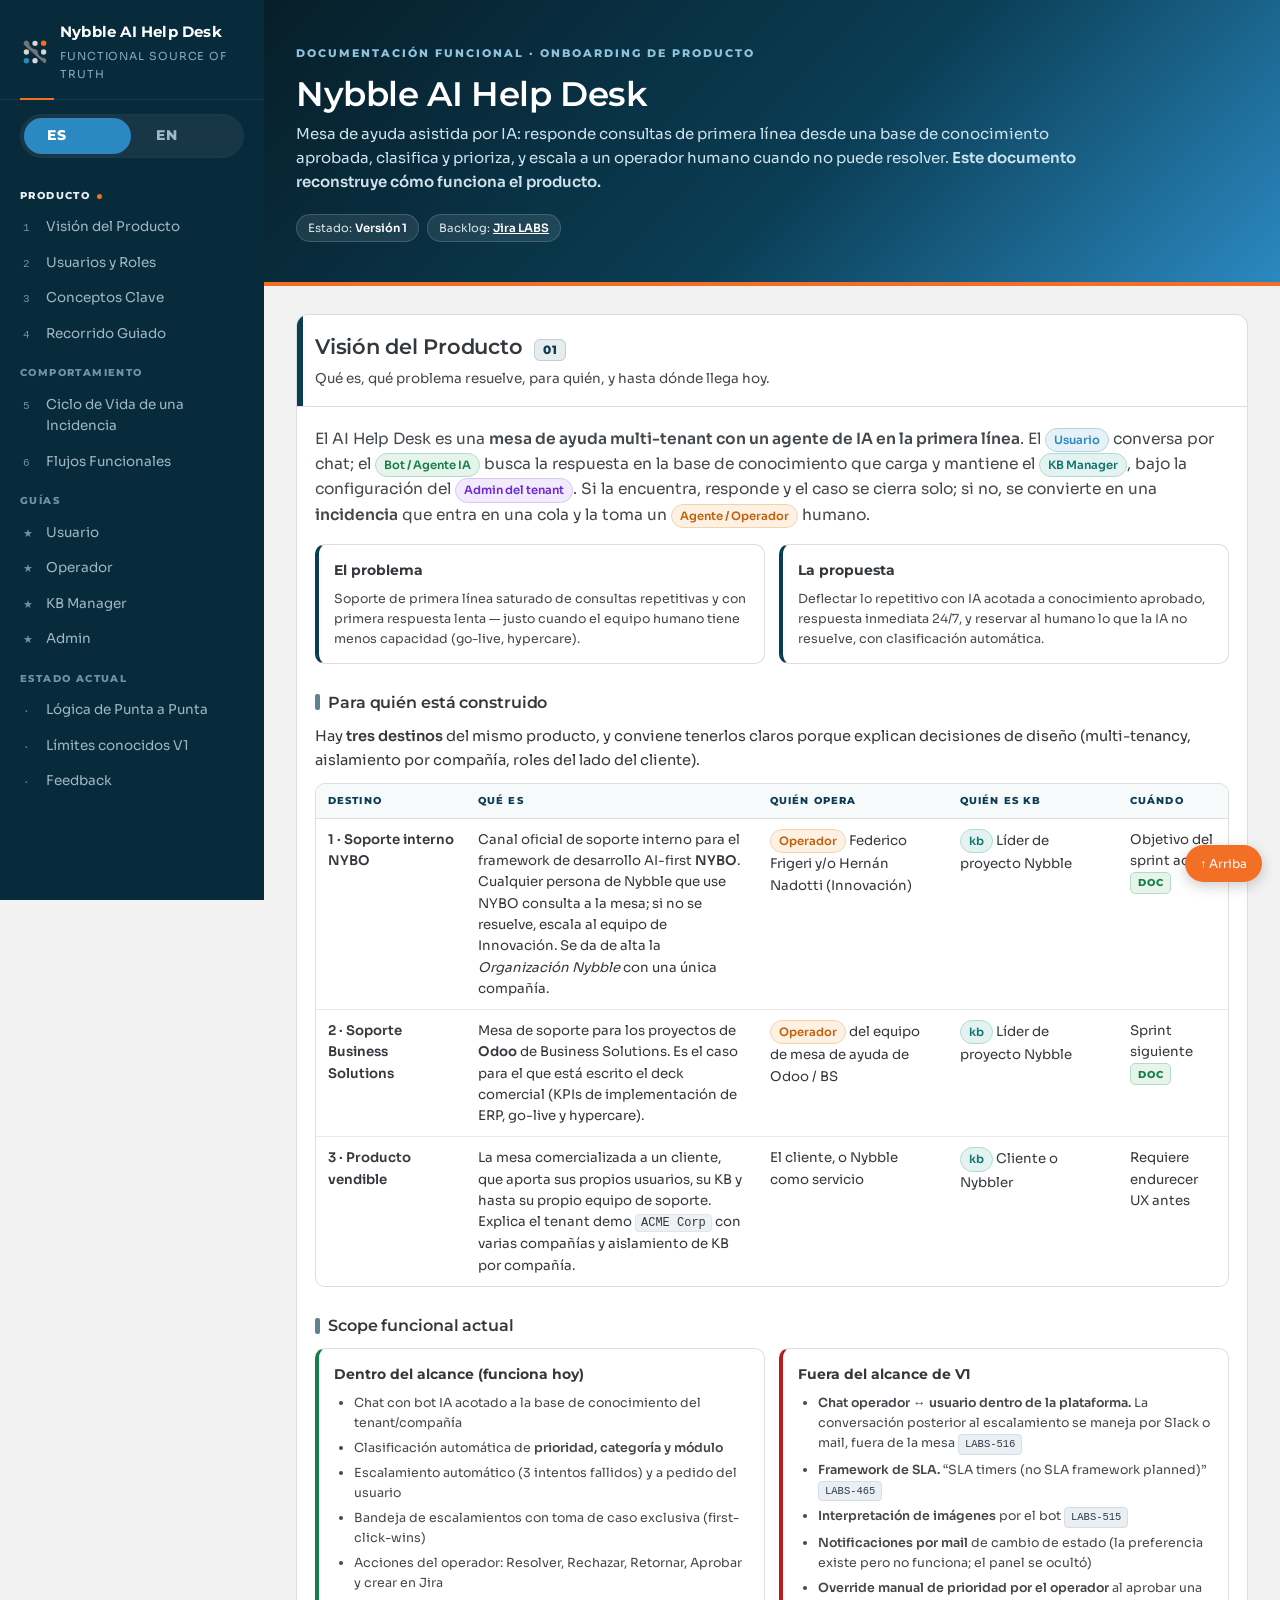
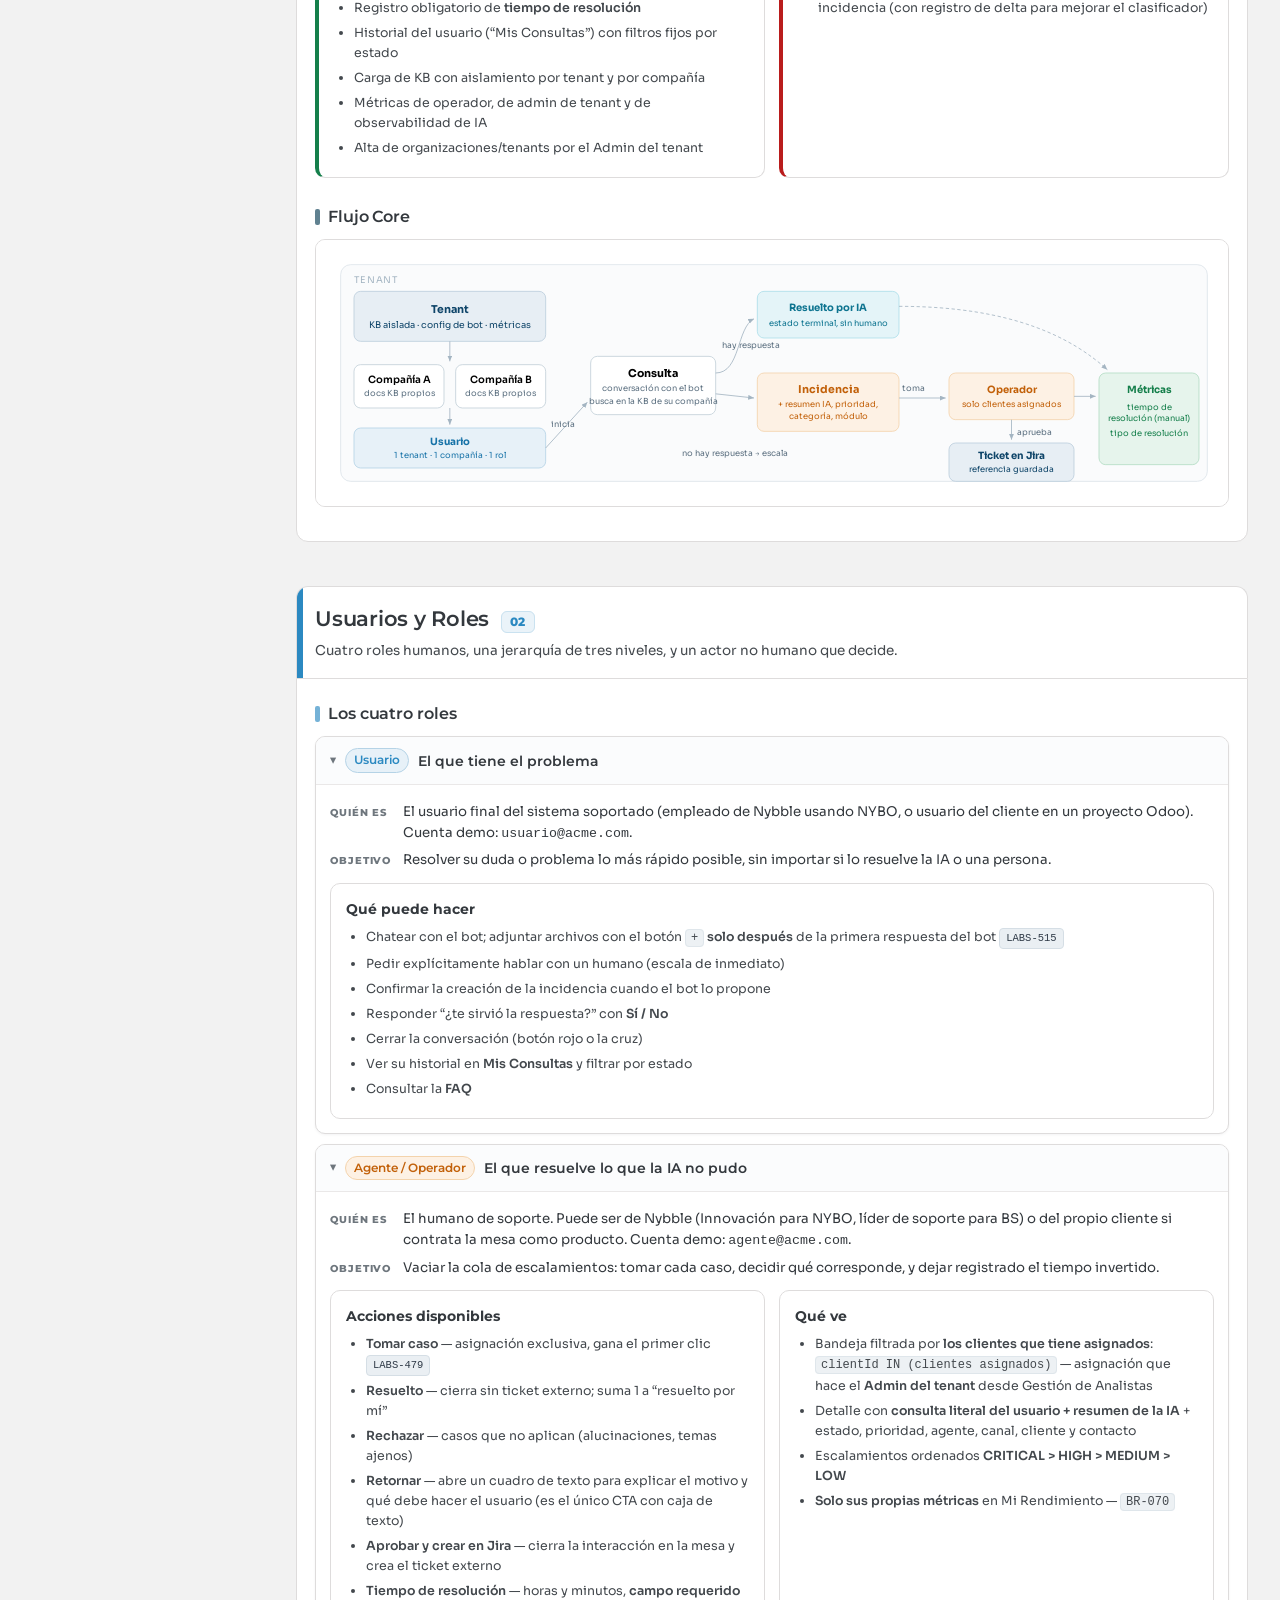
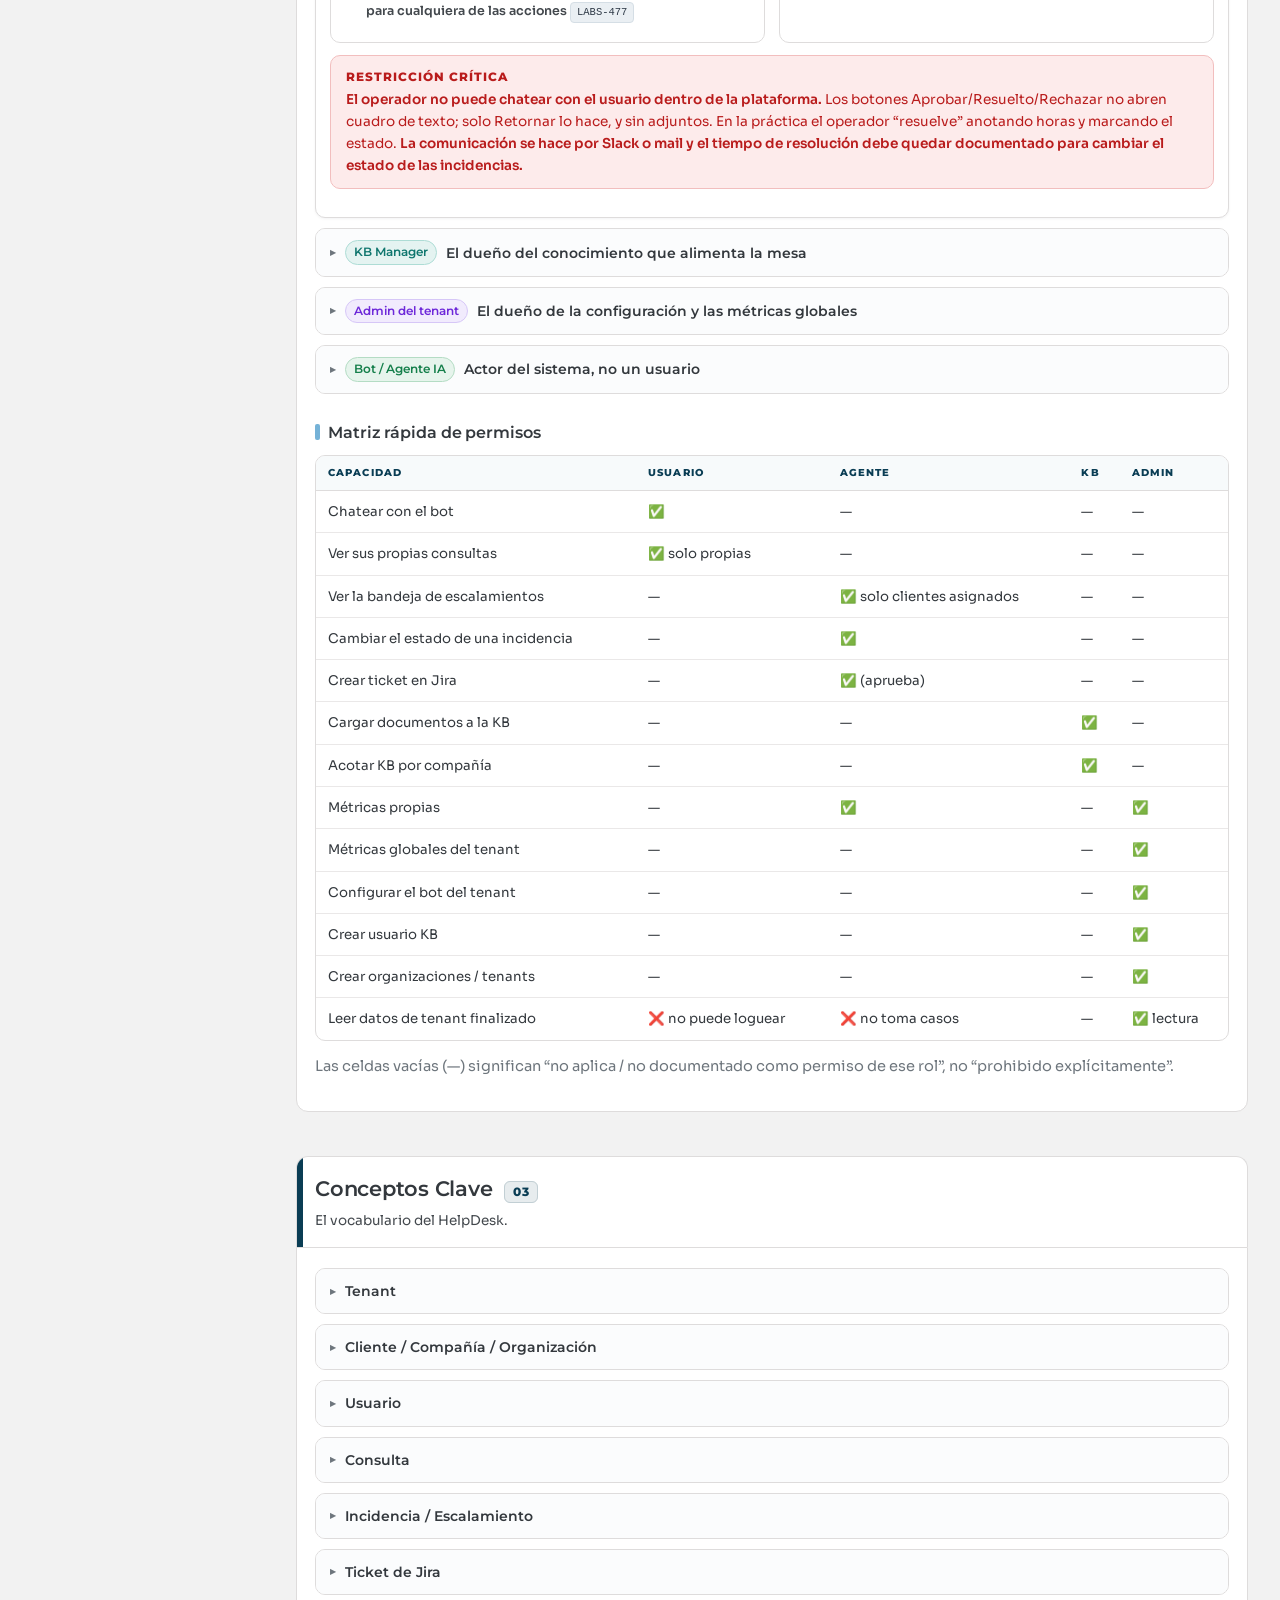
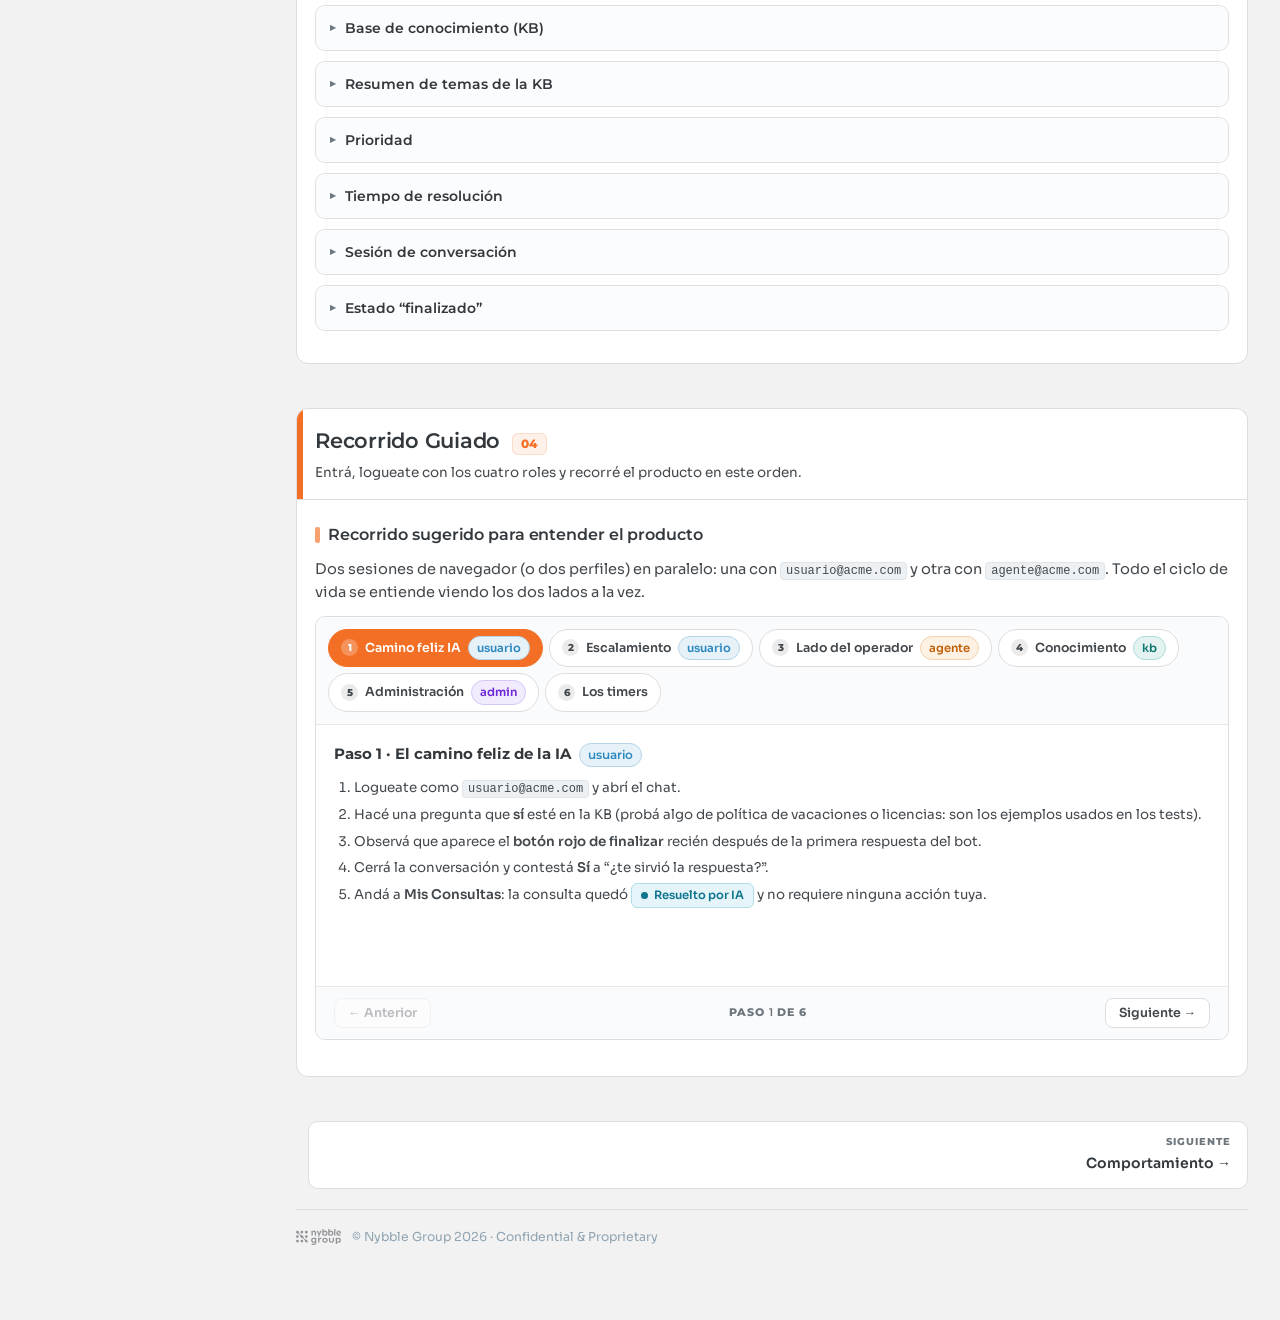
<file: index.html>
<!DOCTYPE html>
<html lang="es">
<head>
<meta charset="utf-8">
<meta name="viewport" content="width=device-width, initial-scale=1">
<title>Nybble AI Help Desk · Producto</title>
<link rel="preconnect" href="https://fonts.googleapis.com">
<link rel="preconnect" href="https://fonts.gstatic.com" crossorigin>
<link href="https://fonts.googleapis.com/css2?family=Montserrat:wght@500;600;700;800&family=Sora:wght@300;400;500;600;700&display=swap" rel="stylesheet">
<link rel="stylesheet" href="assets/style.css">
</head>
<body>
<div class="shell">

<nav class="side">
  <div class="brand">
    <img class="brand-mark" src="assets/nybble-mark.svg" alt="" width="30" height="30">
    <div class="brand-text">
      <b>Nybble AI Help Desk</b>
      <span>Functional Source of Truth</span>
    </div>
  </div>
  <div class="lang-toggle">
    <a href="#" class="is-current">ES</a>
    <a href="en/index.html" data-lang-link>EN</a>
  </div>
  <div class="grp is-here">Producto</div>
  <a href="#overview"><i>1</i>Visión del Producto</a>
  <a href="#roles"><i>2</i>Usuarios y Roles</a>
  <a href="#concepts"><i>3</i>Conceptos Clave</a>
  <a href="#access"><i>4</i>Recorrido Guiado</a>
  <div class="grp">Comportamiento</div>
  <a href="comportamiento.html#lifecycle"><i>5</i>Ciclo de Vida de una Incidencia</a>
  <a href="comportamiento.html#flows"><i>6</i>Flujos Funcionales</a>
  <div class="grp">Guías</div>
  <a href="guia-usuario.html"><i>★</i>Usuario</a>
  <a href="guia-operador.html"><i>★</i>Operador</a>
  <a href="guia-kb-manager.html"><i>★</i>KB Manager</a>
  <a href="guia-admin.html"><i>★</i>Admin</a>
  <div class="grp">Estado Actual</div>
  <a href="estado-actual.html#e2e"><i>·</i>Lógica de Punta a Punta</a>
  <a href="estado-actual.html#limits"><i>·</i>Límites conocidos V1</a>
  <a href="estado-actual.html#feedback"><i>·</i>Feedback</a>
</nav>

<main>
<header class="hero">
  <div class="wrap">
    <div class="kicker">Documentación funcional · Onboarding de producto</div>
    <h1>Nybble AI Help Desk</h1>
    <p class="sub">Mesa de ayuda asistida por IA: responde consultas de primera línea desde una base de conocimiento aprobada, clasifica y prioriza, y escala a un operador humano cuando no puede resolver. <b>Este documento reconstruye cómo funciona el producto.</b></p>
    <div class="metabar">
      <span>Estado: <b>Versión 1</b></span>
      <span>Backlog: <a href="https://nybblegroup.atlassian.net/browse/LABS" target="_blank" style="color:#fff;text-decoration:underline"><b>Jira LABS</b></a></span>
    </div>
  </div>
</header>

<div class="wrap">

<!-- ============ 1. PRODUCT OVERVIEW ============ -->
<section id="overview" style="--accent:var(--c-product)">
  <div class="shead"><div><h2>Visión del Producto <span class="num">01</span></h2><p>Qué es, qué problema resuelve, para quién, y hasta dónde llega hoy.</p></div></div>
  <div class="sbody">

    <p class="lead">El AI Help Desk es una <b>mesa de ayuda multi-tenant con un agente de IA en la primera línea</b>. El <span class="b b-usuario">Usuario</span> conversa por chat; el <span class="b b-bot">Bot / Agente IA</span> busca la respuesta en la base de conocimiento que carga y mantiene el <span class="b b-kb">KB Manager</span>, bajo la configuración del <span class="b b-admin">Admin del tenant</span>. Si la encuentra, responde y el caso se cierra solo; si no, se convierte en una <b>incidencia</b> que entra en una cola y la toma un <span class="b b-agente">Agente / Operador</span> humano.</p>

    <div class="grid g2" style="margin:16px 0">
      <div class="card acc">
        <h5>El problema</h5>
        <p class="mini">Soporte de primera línea saturado de consultas repetitivas y con primera respuesta lenta — justo cuando el equipo humano tiene menos capacidad (go-live, hypercare).</p>
      </div>
      <div class="card acc">
        <h5>La propuesta</h5>
        <p class="mini">Deflectar lo repetitivo con IA acotada a conocimiento aprobado, respuesta inmediata 24/7, y reservar al humano lo que la IA no resuelve, con clasificación automática.</p>
      </div>
    </div>

    <h3>Para quién está construido</h3>
    <p>Hay <b>tres destinos</b> del mismo producto, y conviene tenerlos claros porque explican decisiones de diseño (multi-tenancy, aislamiento por compañía, roles del lado del cliente).</p>
    <div class="tw">
      <table>
        <thead><tr><th style="width:150px">Destino</th><th>Qué es</th><th style="width:190px">Quién opera</th><th style="width:170px">Quién es KB</th><th style="width:110px">Cuándo</th></tr></thead>
        <tbody>
          <tr>
            <td><b>1 · Soporte interno NYBO</b></td>
            <td>Canal oficial de soporte interno para el framework de desarrollo AI-first <b>NYBO</b>. Cualquier persona de Nybble que use NYBO consulta a la mesa; si no se resuelve, escala al equipo de Innovación. Se da de alta la <i>Organización Nybble</i> con una única compañía.</td>
            <td><span class="b b-agente">Operador</span> Federico Frigeri y/o Hernán Nadotti (Innovación)</td>
            <td><span class="b b-kb">kb</span> Líder de proyecto Nybble</td>
            <td>Objetivo del sprint actual <span class="mark m-doc">Doc</span></td>
          </tr>
          <tr>
            <td><b>2 · Soporte Business Solutions</b></td>
            <td>Mesa de soporte para los proyectos de <b>Odoo</b> de Business Solutions. Es el caso para el que está escrito el deck comercial (KPIs de implementación de ERP, go-live y hypercare).</td>
            <td><span class="b b-agente">Operador</span> del equipo de mesa de ayuda de Odoo / BS</td>
            <td><span class="b b-kb">kb</span> Líder de proyecto Nybble</td>
            <td>Sprint siguiente <span class="mark m-doc">Doc</span></td>
          </tr>
          <tr>
            <td><b>3 · Producto vendible</b></td>
            <td>La mesa comercializada a un cliente, que aporta sus propios usuarios, su KB y hasta su propio equipo de soporte. Explica el tenant demo <code>ACME Corp</code> con varias compañías y aislamiento de KB por compañía.</td>
            <td>El cliente, o Nybble como servicio</td>
            <td><span class="b b-kb">kb</span> Cliente o Nybbler</td>
            <td>Requiere endurecer UX antes</td>
          </tr>
        </tbody>
      </table>
    </div>

    <h3>Scope funcional actual</h3>
    <div class="grid g2">
      <div class="card" style="border-left:4px solid var(--ok)">
        <h5>Dentro del alcance (funciona hoy)</h5>
        <ul class="mini" style="margin-bottom:0">
          <li>Chat con bot IA acotado a la base de conocimiento del tenant/compañía</li>
          <li>Clasificación automática de <b>prioridad, categoría y módulo</b></li>
          <li>Escalamiento automático (3 intentos fallidos) y a pedido del usuario</li>
          <li>Bandeja de escalamientos con toma de caso exclusiva (first-click-wins)</li>
          <li>Acciones del operador: Resolver, Rechazar, Retornar, Aprobar y crear en Jira</li>
          <li>Registro obligatorio de <b>tiempo de resolución</b></li>
          <li>Historial del usuario (“Mis Consultas”) con filtros fijos por estado</li>
          <li>Carga de KB con aislamiento por tenant y por compañía</li>
          <li>Métricas de operador, de admin de tenant y de observabilidad de IA</li>
          <li>Alta de organizaciones/tenants por el Admin del tenant</li>
        </ul>
      </div>
      <div class="card" style="border-left:4px solid var(--bad)">
        <h5>Fuera del alcance de V1</h5>
        <ul class="mini" style="margin-bottom:0">
          <li><b>Chat operador ↔ usuario dentro de la plataforma.</b> La conversación posterior al escalamiento se maneja por Slack o mail, fuera de la mesa <a class="tag" href="https://nybblegroup.atlassian.net/browse/LABS-516" target="_blank">LABS-516</a></li>
          <li><b>Framework de SLA.</b> “SLA timers (no SLA framework planned)” <a class="tag" href="https://nybblegroup.atlassian.net/browse/LABS-465" target="_blank">LABS-465</a></li>
          <li><b>Interpretación de imágenes</b> por el bot <a class="tag" href="https://nybblegroup.atlassian.net/browse/LABS-515" target="_blank">LABS-515</a></li>
          <li><b>Notificaciones por mail</b> de cambio de estado (la preferencia existe pero no funciona; el panel se ocultó)</li>
          <li><b>Override manual de prioridad por el operador</b> al aprobar una incidencia (con registro de delta para mejorar el clasificador)</li>
        </ul>
      </div>
    </div>

    <h3>Flujo Core</h3>
    <div class="diagbox">
      <svg viewBox="0 0 1080 300" xmlns="http://www.w3.org/2000/svg" font-family="Sora, Montserrat, -apple-system, Segoe UI, sans-serif">
        <defs><marker id="ar2" markerWidth="9" markerHeight="9" refX="7" refY="3" orient="auto"><path d="M0,0 L0,6 L7,3 z" fill="#A4B5C2"/></marker></defs>
        <rect x="20" y="20" width="1040" height="260" rx="12" fill="#FAFBFC" stroke="#DCE4EA"/>
        <text x="36" y="42" font-size="11" fill="#A4B5C2" letter-spacing="1">TENANT</text>
        <rect x="36" y="52" width="230" height="60" rx="8" fill="#E7EEF4" stroke="#BCCEDC"/>
        <text x="151" y="78" text-anchor="middle" font-size="13" font-weight="700" fill="#0F4569">Tenant</text>
        <text x="151" y="96" text-anchor="middle" font-size="11" fill="#0F4569">KB aislada · config de bot · métricas</text>

        <rect x="36" y="140" width="108" height="52" rx="8" fill="#fff" stroke="#C3D0D9"/>
        <text x="90" y="162" text-anchor="middle" font-size="12" font-weight="600">Compañía A</text>
        <text x="90" y="178" text-anchor="middle" font-size="10" fill="#5C7080">docs KB propios</text>
        <rect x="158" y="140" width="108" height="52" rx="8" fill="#fff" stroke="#C3D0D9"/>
        <text x="212" y="162" text-anchor="middle" font-size="12" font-weight="600">Compañía B</text>
        <text x="212" y="178" text-anchor="middle" font-size="10" fill="#5C7080">docs KB propios</text>
        <line x1="151" y1="112" x2="151" y2="136" stroke="#A4B5C2" marker-end="url(#ar2)"/>

        <rect x="36" y="216" width="230" height="48" rx="8" fill="#E7F1F8" stroke="#B5D3E6"/>
        <text x="151" y="236" text-anchor="middle" font-size="12" font-weight="700" fill="#1873A8">Usuario</text>
        <text x="151" y="252" text-anchor="middle" font-size="10" fill="#1873A8">1 tenant · 1 compañía · 1 rol</text>
        <line x1="151" y1="192" x2="151" y2="212" stroke="#A4B5C2" marker-end="url(#ar2)"/>

        <rect x="320" y="130" width="150" height="70" rx="8" fill="#fff" stroke="#C3D0D9"/>
        <text x="395" y="155" text-anchor="middle" font-size="13" font-weight="700">Consulta</text>
        <text x="395" y="172" text-anchor="middle" font-size="10" fill="#5C7080">conversación con el bot</text>
        <text x="395" y="187" text-anchor="middle" font-size="10" fill="#5C7080">busca en la KB de su compañía</text>
        <line x1="266" y1="240" x2="316" y2="185" stroke="#A4B5C2" marker-end="url(#ar2)"/>
        <text x="272" y="215" font-size="10" fill="#5C7080">inicia</text>

        <rect x="520" y="52" width="170" height="56" rx="8" fill="#E4F4F8" stroke="#AEDFEA"/>
        <text x="605" y="76" text-anchor="middle" font-size="12" font-weight="700" fill="#0E7490">Resuelto por IA</text>
        <text x="605" y="93" text-anchor="middle" font-size="10" fill="#0E7490">estado terminal, sin humano</text>
        <path d="M470,150 C500,150 495,95 516,85" fill="none" stroke="#A4B5C2" marker-end="url(#ar2)"/>
        <text x="478" y="120" font-size="10" fill="#5C7080">hay respuesta</text>

        <rect x="520" y="150" width="170" height="70" rx="8" fill="#FDF1E4" stroke="#F3D3AC"/>
        <text x="605" y="174" text-anchor="middle" font-size="13" font-weight="700" fill="#C2610A">Incidencia</text>
        <text x="605" y="191" text-anchor="middle" font-size="10" fill="#C2610A">+ resumen IA, prioridad,</text>
        <text x="605" y="205" text-anchor="middle" font-size="10" fill="#C2610A">categoría, módulo</text>
        <line x1="470" y1="175" x2="516" y2="180" stroke="#A4B5C2" marker-end="url(#ar2)"/>
        <text x="430" y="250" font-size="10" fill="#5C7080">no hay respuesta → escala</text>

        <rect x="750" y="150" width="150" height="56" rx="8" fill="#FDF1E4" stroke="#F3D3AC"/>
        <text x="825" y="174" text-anchor="middle" font-size="12" font-weight="700" fill="#C2610A">Operador</text>
        <text x="825" y="191" text-anchor="middle" font-size="10" fill="#C2610A">solo clientes asignados</text>
        <line x1="690" y1="180" x2="746" y2="180" stroke="#A4B5C2" marker-end="url(#ar2)"/>
        <text x="694" y="172" font-size="10" fill="#5C7080">toma</text>

        <rect x="750" y="234" width="150" height="46" rx="8" fill="#E7EEF4" stroke="#BCCEDC"/>
        <text x="825" y="253" text-anchor="middle" font-size="12" font-weight="700" fill="#0F4569">Ticket en Jira</text>
        <text x="825" y="269" text-anchor="middle" font-size="10" fill="#0F4569">referencia guardada</text>
        <line x1="825" y1="206" x2="825" y2="230" stroke="#A4B5C2" marker-end="url(#ar2)"/>
        <text x="832" y="224" font-size="10" fill="#5C7080">aprueba</text>

        <rect x="930" y="150" width="120" height="110" rx="8" fill="#E6F4EC" stroke="#B4DCC4"/>
        <text x="990" y="174" text-anchor="middle" font-size="12" font-weight="700" fill="#157F4B">Métricas</text>
        <text x="990" y="194" text-anchor="middle" font-size="10" fill="#157F4B">tiempo de</text>
        <text x="990" y="207" text-anchor="middle" font-size="10" fill="#157F4B">resolución (manual)</text>
        <text x="990" y="226" text-anchor="middle" font-size="10" fill="#157F4B">tipo de resolución</text>
        <line x1="900" y1="178" x2="926" y2="178" stroke="#A4B5C2" marker-end="url(#ar2)"/>
        <path d="M690,70 C830,70 900,110 940,146" fill="none" stroke="#A4B5C2" stroke-dasharray="4 3" marker-end="url(#ar2)"/>
      </svg>
    </div>
  </div>
</section>

<!-- ============ 2. USERS & ROLES ============ -->
<section id="roles" style="--accent:var(--c-roles)">
  <div class="shead"><div><h2>Usuarios y Roles <span class="num">02</span></h2><p>Cuatro roles humanos, una jerarquía de tres niveles, y un actor no humano que decide.</p></div></div>
  <div class="sbody">

    <h3>Los cuatro roles</h3>

    <details open>
      <summary><span class="b b-usuario">Usuario</span> El que tiene el problema</summary>
      <div class="dbody">
        <dl class="kv">
          <dt>Quién es</dt><dd>El usuario final del sistema soportado (empleado de Nybble usando NYBO, o usuario del cliente en un proyecto Odoo). Cuenta demo: <code>usuario@acme.com</code>.</dd>
          <dt>Objetivo</dt><dd>Resolver su duda o problema lo más rápido posible, sin importar si lo resuelve la IA o una persona.</dd>
        </dl>
        <div class="card" style="margin-top:12px"><h5>Qué puede hacer</h5><ul class="mini" style="margin-bottom:0">
          <li>Chatear con el bot; adjuntar archivos con el botón <code>+</code> <b>solo después</b> de la primera respuesta del bot <a class="tag" href="https://nybblegroup.atlassian.net/browse/LABS-515" target="_blank">LABS-515</a></li>
          <li>Pedir explícitamente hablar con un humano (escala de inmediato)</li>
          <li>Confirmar la creación de la incidencia cuando el bot lo propone</li>
          <li>Responder “¿te sirvió la respuesta?” con <b>Sí / No</b></li>
          <li>Cerrar la conversación (botón rojo o la cruz)</li>
          <li>Ver su historial en <b>Mis Consultas</b> y filtrar por estado</li>
          <li>Consultar la <b>FAQ</b></li>
        </ul></div>
      </div>
    </details>

    <details open>
      <summary><span class="b b-agente">Agente / Operador</span> El que resuelve lo que la IA no pudo</summary>
      <div class="dbody">
        <dl class="kv">
          <dt>Quién es</dt><dd>El humano de soporte. Puede ser de Nybble (Innovación para NYBO, líder de soporte para BS) o del propio cliente si contrata la mesa como producto. Cuenta demo: <code>agente@acme.com</code>.</dd>
          <dt>Objetivo</dt><dd>Vaciar la cola de escalamientos: tomar cada caso, decidir qué corresponde, y dejar registrado el tiempo invertido.</dd>
        </dl>
        <div class="grid g2" style="margin-top:12px">
          <div class="card"><h5>Acciones disponibles</h5><ul class="mini" style="margin-bottom:0">
            <li><b>Tomar caso</b> — asignación exclusiva, gana el primer clic <a class="tag" href="https://nybblegroup.atlassian.net/browse/LABS-479" target="_blank">LABS-479</a></li>
            <li><b>Resuelto</b> — cierra sin ticket externo; suma 1 a “resuelto por mí”</li>
            <li><b>Rechazar</b> — casos que no aplican (alucinaciones, temas ajenos)</li>
            <li><b>Retornar</b> — abre un cuadro de texto para explicar el motivo y qué debe hacer el usuario (es el único CTA con caja de texto)</li>
            <li><b>Aprobar y crear en Jira</b> — cierra la interacción en la mesa y crea el ticket externo</li>
            <li><b>Tiempo de resolución</b> — horas y minutos, <b>campo requerido para cualquiera de las acciones</b> <a class="tag" href="https://nybblegroup.atlassian.net/browse/LABS-477" target="_blank">LABS-477</a></li>
          </ul></div>
          <div class="card"><h5>Qué ve</h5><ul class="mini" style="margin-bottom:0">
            <li>Bandeja filtrada por <b>los clientes que tiene asignados</b>: <code>clientId IN (clientes asignados)</code> — asignación que hace el <b>Admin del tenant</b> desde Gestión de Analistas</li>
            <li>Detalle con <b>consulta literal del usuario + resumen de la IA</b> + estado, prioridad, agente, canal, cliente y contacto</li>
            <li>Escalamientos ordenados <b>CRITICAL &gt; HIGH &gt; MEDIUM &gt; LOW</b></li>
            <li><b>Solo sus propias métricas</b> en Mi Rendimiento — <code>BR-070</code></li>
          </ul></div>
        </div>
        <div class="callout c-bad" style="margin-top:12px"><b>Restricción crítica</b>
          <b>El operador no puede chatear con el usuario dentro de la plataforma.</b> Los botones Aprobar/Resuelto/Rechazar no abren cuadro de texto; solo Retornar lo hace, y sin adjuntos. En la práctica el operador “resuelve” anotando horas y marcando el estado. <b>La comunicación se hace por Slack o mail y el tiempo de resolución debe quedar documentado para cambiar el estado de las incidencias.</b>
        </div>
      </div>
    </details>

    <details>
      <summary><span class="b b-kb">KB Manager</span> El dueño del conocimiento que alimenta la mesa</summary>
      <div class="dbody">
        <dl class="kv">
          <dt>Quién es</dt><dd>“usuario del cliente que va a administrar el conocimiento y la documentación que alimenta la mesa”. Cuenta demo: <code>kb@acme.com</code>. Lo crea el Admin del tenant <a class="tag" href="https://nybblegroup.atlassian.net/browse/LABS-553" target="_blank">LABS-553</a>.</dd>
          <dt>Objetivo</dt><dd>Que la mesa sea asertiva. La calidad de la mesa es función directa de la calidad y el alcance de la documentación cargada.</dd>
        </dl>
        <div class="grid g2" style="margin-top:12px">
          <div class="card"><h5>Qué puede hacer</h5><ul class="mini" style="margin-bottom:0">
            <li>Subir documentos a la <b>Base de conocimiento</b></li>
            <li><b>Acotar cada documento a una o varias compañías</b> del tenant; si no asigna ninguna, el documento es tenant-wide <a class="tag" href="https://nybblegroup.atlassian.net/browse/LABS-517" target="_blank">LABS-517</a></li>
            <li>Ver el <b>estado de indexación</b> por documento: Indexando / Listo / Error <a class="tag" href="https://nybblegroup.atlassian.net/browse/LABS-488" target="_blank">LABS-488</a></li>
            <li>Ver el <b>resumen de temas por compañía</b></li>
          </ul></div>
          <div class="card"><h5>Futuras versiones</h5><ul class="mini" style="margin-bottom:0">
            <li>Alcance de KB alimentada por fuentes externas (Google Drive) e índices por compañía <a class="tag" href="https://nybblegroup.atlassian.net/browse/LABS-576" target="_blank">LABS-576</a></li>
          </ul></div>
        </div>
      </div>
    </details>

    <details>
      <summary><span class="b b-admin">Admin del tenant</span> El dueño de la configuración y las métricas globales</summary>
      <div class="dbody">
        <dl class="kv">
          <dt>Quién es</dt><dd>“admin de cada organizacion, creo que mayormente seriamos nosotros”. Cuenta demo: <code>admin@acme.com</code>.</dd>
          <dt>Objetivo</dt><dd>Configurar el comportamiento de la mesa para su organización y medir su rendimiento y su costo.</dd>
        </dl>
        <div class="card" style="margin-top:12px"><h5>Qué puede hacer</h5><ul class="mini" style="margin-bottom:0">
          <li>Ver <b>todas las métricas globales del tenant</b>: tickets y tiempos <b>por cliente</b> y <b>por agente humano</b> <a class="tag" href="https://nybblegroup.atlassian.net/browse/LABS-484" target="_blank">LABS-484</a></li>
          <li>Crear usuarios <b>KB</b> <a class="tag" href="https://nybblegroup.atlassian.net/browse/LABS-553" target="_blank">LABS-553</a></li>
          <li>Crear y administrar <b>Analistas</b> (Agentes/Operadores) desde <b>Gestión de Analistas</b>, asignándole a cada uno una o varias compañías — eso determina qué escalamientos ve en su Bandeja <span class="mark m-doc">confirmado en la plataforma</span></li>
          <li>Configuración del bot: ver y <b>regenerar</b> el resumen de temas de la KB <a class="tag" href="https://nybblegroup.atlassian.net/browse/LABS-488" target="_blank">LABS-488</a></li>
          <li>Ajustar parámetros por tenant: <code>maxAttempts</code> (2–5, default 3), <code>maxMessagesPerSession</code>, umbral de confianza, nombre y tono del bot</li>
          <li>Sección <b>Configuración → Observabilidad IA</b>: tokens, costo y score de calidad <a class="tag" href="https://nybblegroup.atlassian.net/browse/LABS-529" target="_blank">LABS-529</a></li>
          <li><b>Alta de organización</b> (formulario “New Organization”): nombre de la organización, mail del admin (<code>adminEmail</code>) y contraseña <a class="tag" href="https://nybblegroup.atlassian.net/browse/LABS-532" target="_blank">LABS-532</a></li>
        </ul></div>
      </div>
    </details>

    <details>
      <summary><span class="b b-bot">Bot / Agente IA</span> Actor del sistema, no un usuario</summary>
      <div class="dbody">
        <p class="mini">Aparece en las fuentes como <i>BOT</i>, <i>Agente IA</i>, <i>agente de mesa de entrada</i> o <i>agente de mesa de ayuda</i>. Funcionalmente es un <b>agente de tool-use</b>: no sigue un pipeline fijo, decide qué herramienta usar en cada turno <a class="tag" href="https://nybblegroup.atlassian.net/browse/LABS-472" target="_blank">LABS-472</a>.</p>
        <div class="tw" style="margin-top:10px">
          <table>
            <thead><tr><th style="width:210px">Herramienta</th><th>Qué hace funcionalmente</th></tr></thead>
            <tbody>
              <tr><td><code>searchKnowledgeBase</code></td><td>Busca en la KB del tenant/compañía. Es la <b>única fuente de datos válida</b> para responder.</td></tr>
              <tr><td><code>createTicketDraft</code></td><td>Propone al usuario una incidencia pre-categorizada. <b>Requiere confirmación explícita del usuario.</b></td></tr>
              <tr><td><code>escalateToAgent</code></td><td>Escala a la cola humana adjuntando un resumen generado de toda la conversación.</td></tr>
              <tr><td><code>checkTicketStatus</code></td><td>Responde el estado de una incidencia existente.</td></tr>
              <tr><td><code>rejectOffTopic</code></td><td>Rechaza consultas fuera del dominio del tenant. El orquestador <b>refuerza el rechazo programáticamente</b> según el estado de la búsqueda en KB.</td></tr>
            </tbody>
          </table>
        </div>
        <p class="mini"><b>Invariantes que el bot no puede violar:</b> aislamiento por tenant, ninguna creación de ticket sin aprobación, y <b>nunca inventar respuestas</b>. Se conservan además dos redes de seguridad previas al LLM: detección de <b>palabras clave críticas</b> (escala de inmediato) y análisis de sentimiento.</p>
        <div class="callout c-info" style="margin-top:10px"><b>Es un bot RAG acotado, no un LLM conversacional general</b>
          El resumen de temas de la KB se inyecta en el prompt <b>solo para detectar si algo está fuera de alcance</b>, y la instrucción es literal: <i>“NUNCA respondas preguntas usando datos de este resumen — SIEMPRE llama a searchKnowledgeBase”</i>. Esto se endureció después de un bug real en que el bot contestaba con fragmentos del resumen sin buscar en la KB <a class="tag" href="https://nybblegroup.atlassian.net/browse/LABS-501" target="_blank">LABS-501</a>.
        </div>
      </div>
    </details>

    <h3>Matriz rápida de permisos</h3>
    <div class="tw">
      <table>
        <thead><tr>
          <th>Capacidad</th>
          <th class="nw">Usuario</th><th class="nw">Agente</th><th class="nw">KB</th><th class="nw">Admin</th>
        </tr></thead>
        <tbody>
          <tr><td>Chatear con el bot</td><td>✅</td><td>—</td><td>—</td><td>—</td></tr>
          <tr><td>Ver sus propias consultas</td><td>✅ solo propias</td><td>—</td><td>—</td><td>—</td></tr>
          <tr><td>Ver la bandeja de escalamientos</td><td>—</td><td>✅ solo clientes asignados</td><td>—</td><td>—</td></tr>
          <tr><td>Cambiar el estado de una incidencia</td><td>—</td><td>✅</td><td>—</td><td>—</td></tr>
          <tr><td>Crear ticket en Jira</td><td>—</td><td>✅ (aprueba)</td><td>—</td><td>—</td></tr>
          <tr><td>Cargar documentos a la KB</td><td>—</td><td>—</td><td>✅</td><td>—</td></tr>
          <tr><td>Acotar KB por compañía</td><td>—</td><td>—</td><td>✅</td><td>—</td></tr>
          <tr><td>Métricas propias</td><td>—</td><td>✅</td><td>—</td><td>✅</td></tr>
          <tr><td>Métricas globales del tenant</td><td>—</td><td>—</td><td>—</td><td>✅</td></tr>
          <tr><td>Configurar el bot del tenant</td><td>—</td><td>—</td><td>—</td><td>✅</td></tr>
          <tr><td>Crear usuario KB</td><td>—</td><td>—</td><td>—</td><td>✅</td></tr>
          <tr><td>Crear organizaciones / tenants</td><td>—</td><td>—</td><td>—</td><td>✅</td></tr>
          <tr><td>Leer datos de tenant finalizado</td><td>❌ no puede loguear</td><td>❌ no toma casos</td><td>—</td><td>✅ lectura</td></tr>
        </tbody>
      </table>
    </div>
    <p class="mini" style="color:var(--ink3)">Las celdas vacías (—) significan “no aplica / no documentado como permiso de ese rol”, no “prohibido explícitamente”.</p>
  </div>
</section>

<!-- ============ 3. CORE CONCEPTS ============ -->
<section id="concepts" style="--accent:var(--c-concepts)">
  <div class="shead"><div><h2>Conceptos Clave <span class="num">03</span></h2><p>El vocabulario del HelpDesk.</p></div></div>
  <div class="sbody">

    <details>
      <summary>Tenant</summary>
      <div class="dbody"><p class="mini">La unidad máxima de aislamiento — normalmente una organización cliente. Tiene su propia KB en un namespace separado, sus propias métricas, y su propia configuración de bot. Un usuario pertenece a <b>un único</b> tenant. Se da de alta por el Admin del tenant.</p></div>
    </details>

    <details>
      <summary>Cliente / Compañía / Organización</summary>
      <div class="dbody"><p class="mini">Los tres términos se usan como sinónimos. Es la capa intermedia dentro del tenant: permite que un tenant atienda varios clientes sin contaminación cruzada de tickets, conversaciones ni asignaciones de agentes. Los documentos de KB y las asignaciones de agentes operan a este nivel.</p></div>
    </details>

    <details>
      <summary>Usuario</summary>
      <div class="dbody"><p class="mini">Pertenece a un tenant y a un cliente, y tiene exactamente un rol funcional. Solo ve sus propios datos.</p></div>
    </details>

    <details>
      <summary>Consulta</summary>
      <div class="dbody"><p class="mini">La conversación completa que el usuario inicia con el bot. Si se resuelve por KB, termina en <span class="st st-ia">Resuelto por IA</span> y nunca llega a un humano.</p></div>
    </details>

    <details>
      <summary>Incidencia / Escalamiento</summary>
      <div class="dbody"><p class="mini">La consulta escalada. Entra en una <b>cola compartida</b> (“bolsa de tickets”) que ven todos los operadores habilitados para ese cliente. Lleva: consulta literal, resumen generado por IA, prioridad, categoría, módulo, cliente, contacto, canal, estado, y tiempo de resolución cuando se cierra.</p></div>
    </details>

    <details>
      <summary>Ticket de Jira</summary>
      <div class="dbody"><p class="mini">La derivación a un sistema externo cuando la mesa no puede cerrar el caso. Se crea <b>solo si el operador aprueba</b>. Se guarda la referencia (número) para trazabilidad, y el usuario recibe confirmación con ese número (<code>BR-033</code>).</p></div>
    </details>

    <details>
      <summary>Base de conocimiento (KB)</summary>
      <div class="dbody"><p class="mini">El conjunto de documentos aprobados que alimenta al bot. Es <b>la única fuente válida de respuestas</b>. Aislada por tenant y opcionalmente acotada a compañías. Cada documento pasa por indexación (<code>PENDING → INDEXING → INDEXED / ERROR</code>).</p></div>
    </details>

    <details>
      <summary>Resumen de temas de la KB</summary>
      <div class="dbody"><p class="mini">Un resumen corto y <b>deliberadamente opaco</b> (etiquetas de tema, sin datos ni números) que se inyecta en el prompt <b>solo</b> para detectar off-topic. Se regenera automáticamente ante cualquier cambio en la KB y el admin puede regenerarlo a mano.</p></div>
    </details>

    <details>
      <summary>Prioridad</summary>
      <div class="dbody"><p class="mini"><code>CRITICAL</code> &gt; <code>HIGH</code> &gt; <code>MEDIUM</code> &gt; <code>LOW</code>. La asigna la IA con una rúbrica común y ordena la bandeja del operador.</p></div>
    </details>

    <details>
      <summary>Tiempo de resolución</summary>
      <div class="dbody"><p class="mini">Campo numérico de horas y minutos que <b>el operador completa a mano</b> y que es <b>requerido para cualquiera</b> de las acciones de cierre. Es el insumo de todos los KPIs de tiempo: no hay medición automática.</p></div>
    </details>

    <details>
      <summary>Sesión de conversación</summary>
      <div class="dbody"><p class="mini">Contexto del chat. Tiene contador de intentos fallidos de KB, tope de mensajes por sesión, y se limpia por inactividad. Los timers de 45 y 60 minutos operan sobre ella.</p></div>
    </details>

    <details>
      <summary>Estado “finalizado”</summary>
      <div class="dbody"><p class="mini">Baja lógica de un cliente o de un tenant: no se crean más usuarios ni operaciones, el rol Usuario no puede loguear, y los datos quedan en solo lectura para los roles superiores <a class="tag" href="https://nybblegroup.atlassian.net/browse/LABS-486" target="_blank">LABS-486</a>.</p></div>
    </details>
  </div>
</section>

<!-- ============ 4. ACCESS ============ -->
<section id="access" style="--accent:var(--c-access)">
  <div class="shead"><div><h2>Recorrido Guiado <span class="num">04</span></h2><p>Entrá, logueate con los cuatro roles y recorré el producto en este orden.</p></div></div>
  <div class="sbody">

    <h3>Recorrido sugerido para entender el producto</h3>
    <p class="mini" style="color:var(--ink2)">Dos sesiones de navegador (o dos perfiles) en paralelo: una con <code>usuario@acme.com</code> y otra con <code>agente@acme.com</code>. Todo el ciclo de vida se entiende viendo los dos lados a la vez.</p>

    <div class="steps" data-steps>
      <div class="steps-nav" role="tablist" aria-label="Pasos del recorrido sugerido">
        <button class="steps-tab is-active" role="tab" aria-selected="true" data-step="1"><span class="steps-tab-n">1</span>Camino feliz IA <span class="b b-usuario">usuario</span></button>
        <button class="steps-tab" role="tab" aria-selected="false" data-step="2"><span class="steps-tab-n">2</span>Escalamiento <span class="b b-usuario">usuario</span></button>
        <button class="steps-tab" role="tab" aria-selected="false" data-step="3"><span class="steps-tab-n">3</span>Lado del operador <span class="b b-agente">agente</span></button>
        <button class="steps-tab" role="tab" aria-selected="false" data-step="4"><span class="steps-tab-n">4</span>Conocimiento <span class="b b-kb">kb</span></button>
        <button class="steps-tab" role="tab" aria-selected="false" data-step="5"><span class="steps-tab-n">5</span>Administración <span class="b b-admin">admin</span></button>
        <button class="steps-tab" role="tab" aria-selected="false" data-step="6"><span class="steps-tab-n">6</span>Los timers</button>
      </div>

      <div class="steps-body">
      <div class="steps-panel is-active" role="tabpanel" data-step-panel="1">
        <h5>Paso 1 · El camino feliz de la IA <span class="b b-usuario">usuario</span></h5>
        <ol>
          <li>Logueate como <code>usuario@acme.com</code> y abrí el chat.</li>
          <li>Hacé una pregunta que <b>sí</b> esté en la KB (probá algo de política de vacaciones o licencias: son los ejemplos usados en los tests).</li>
          <li>Observá que aparece el <b>botón rojo de finalizar</b> recién después de la primera respuesta del bot.</li>
          <li>Cerrá la conversación y contestá <b>Sí</b> a “¿te sirvió la respuesta?”.</li>
          <li>Andá a <b>Mis Consultas</b>: la consulta quedó <span class="st st-ia">Resuelto por IA</span> y no requiere ninguna acción tuya.</li>
        </ol>
      </div>
      <div class="steps-panel" role="tabpanel" data-step-panel="2">
        <h5>Paso 2 · El escalamiento <span class="b b-usuario">usuario</span></h5>
        <ol>
          <li>Abrí un chat nuevo y preguntá algo que la KB <b>no</b> pueda responder, o pedí directamente hablar con un humano.</li>
          <li>Verificá que al escalar <b>el chat se cierra solo</b> y <b>no</b> te pregunta si fue útil: el escalamiento ya es un cierre.</li>
          <li>Andá a <b>Mis Consultas</b>: la incidencia figura <span class="st st-pend">Pendiente</span>.</li>
          <li>Fijate qué se ve en la card: título, cuerpo y tags.</li>
        </ol>
      </div>
      <div class="steps-panel" role="tabpanel" data-step-panel="3">
        <h5>Paso 3 · El lado del operador <span class="b b-agente">agente</span></h5>
        <ol>
          <li>Logueate como <code>agente@acme.com</code> y abrí la <b>Bandeja de escalamientos</b>.</li>
          <li>Mirá los <b>KPIs</b> de arriba cómo se relacionan con los estados de las incidencias.</li>
          <li>Abrí la incidencia que creaste. Aparece <b>abajo de la lista</b>: si la pantalla parece estática, scrolleá (bug conocido <a class="tag" href="https://nybblegroup.atlassian.net/browse/LABS-569" target="_blank">LABS-569</a>).</li>
          <li>Comprobá que ves <b>la consulta literal del usuario y el resumen de la IA</b>, más prioridad, categoría, cliente y contacto.</li>
          <li><b>Tomá el caso</b> y mirá cómo pasa a <span class="st st-rev">En Revisión</span>.</li>
          <li>Probá los cuatro CTAs en incidencias distintas: <b>Retornar</b> (única con caja de texto), <b>Resuelto</b>, <b>Rechazar</b>, <b>Aprobar y crear en Jira</b>. En todos te va a exigir el <b>tiempo de resolución</b>.</li>
        </ol>
      </div>
      <div class="steps-panel" role="tabpanel" data-step-panel="4">
        <h5>Paso 4 · Conocimiento y aislamiento <span class="b b-kb">kb</span></h5>
        <ol>
          <li>Logueate como <code>kb@acme.com</code> y entrá a <b>Base de conocimiento</b>.</li>
          <li>Subí un documento <code>.doc</code> o PDF y acotalo a la compañía que corresponda.</li>
          <li>Mirá el <b>estado de indexación</b> del documento.</li>
          <li>Volvé al chat como usuario y preguntá por ese contenido: comprobá que la respuesta respeta el alcance por compañía. Es la prueba que el equipo corrió dos veces con éxito.</li>
        </ol>
      </div>
      <div class="steps-panel" role="tabpanel" data-step-panel="5">
        <h5>Paso 5 · Administración y medición <span class="b b-admin">admin</span></h5>
        <ol>
          <li>Logueate como <code>admin@acme.com</code>.</li>
          <li>Métricas globales: <b>tickets y tiempos por cliente</b> y <b>por agente humano</b>.</li>
          <li><b>Configuración → Observabilidad IA</b>: tokens, costo, score promedio, eficiencia de matching de KB, filtros por fecha/modelo/feature. Leé la sección de KPIs antes de sacar conclusiones: el score promedio <b>no cubre el chat principal</b>.</li>
          <li>Mirá la configuración del bot y el <b>resumen de temas de la KB</b> con su botón <i>Regenerar</i>.</li>
        </ol>
      </div>
      <div class="steps-panel" role="tabpanel" data-step-panel="6">
        <h5>Paso 6 · Los timers (si tenés paciencia)</h5>
        <ul>
          <li>Dejá una conversación sin contestar la pregunta de utilidad: a los <b>45 minutos</b> el chat se cierra y se asume que <b>sí</b> fue útil.</li>
          <li>Dejá un chat inactivo: a los <b>60 minutos</b> se limpia el historial y el contexto; si hubo match con la KB, se toma como resuelto por el bot.</li>
          <li>Ambos comportamientos fueron verificados manualmente por QA el 13/08.</li>
        </ul>
      </div>
      </div>

      <div class="steps-footer">
        <button class="steps-prev" disabled>← Anterior</button>
        <span class="steps-progress">Paso <b data-step-current>1</b> de 6</span>
        <button class="steps-next">Siguiente →</button>
      </div>
    </div>

  </div>
</section>

<div class="pager">
  <span></span>
  <a class="next" href="comportamiento.html#lifecycle"><span class="d">Siguiente</span><span class="t">Comportamiento →</span></a>
</div>

<footer>
  <img src="assets/nybble-wordmark.svg" alt="Nybble Group" height="16" style="opacity:.55;vertical-align:middle;margin-right:8px">
  <span style="color:#8FA3B1">© Nybble Group 2026 · Confidential &amp; Proprietary</span>
</footer>

</div><!-- /wrap -->
</main>
</div><!-- /shell -->
<a class="toplink" href="#">↑ Arriba</a>
<script src="assets/steps.js"></script>
<script src="assets/lang.js"></script>
</body>
</html>
</file>
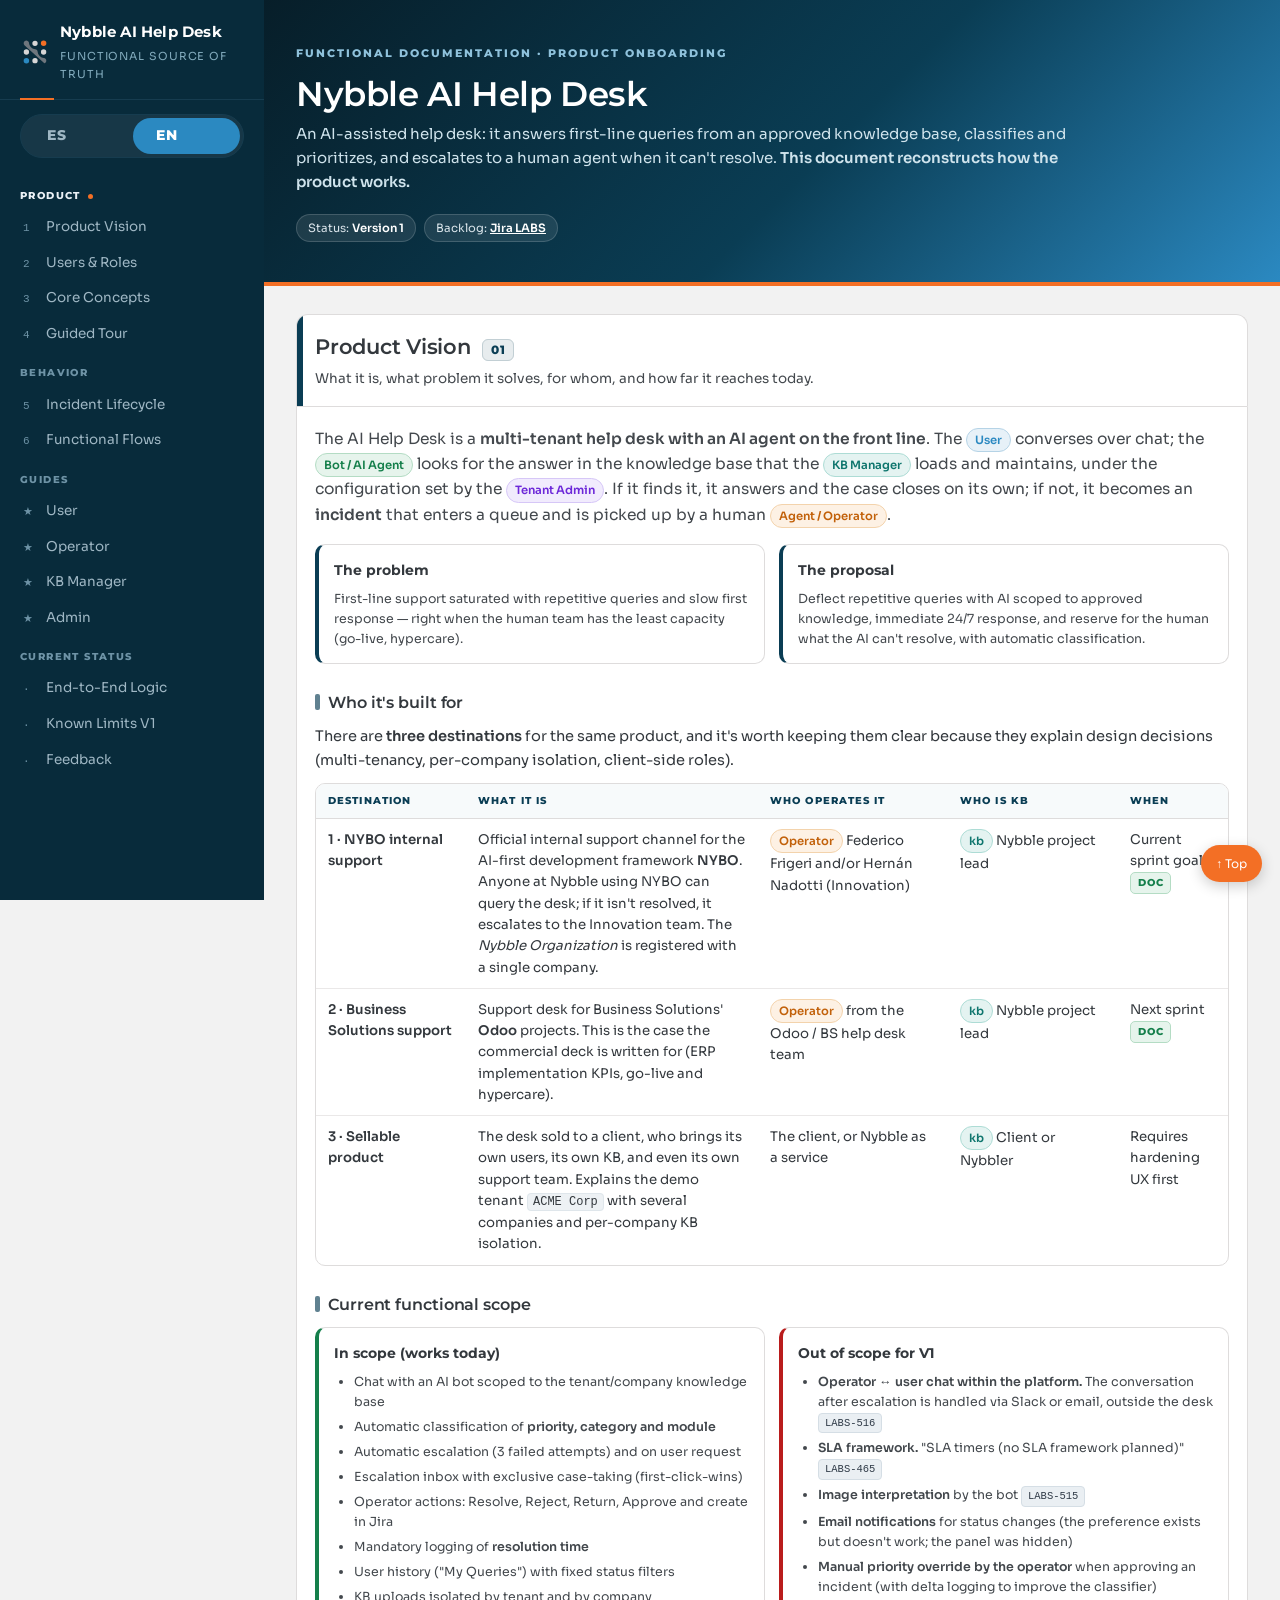
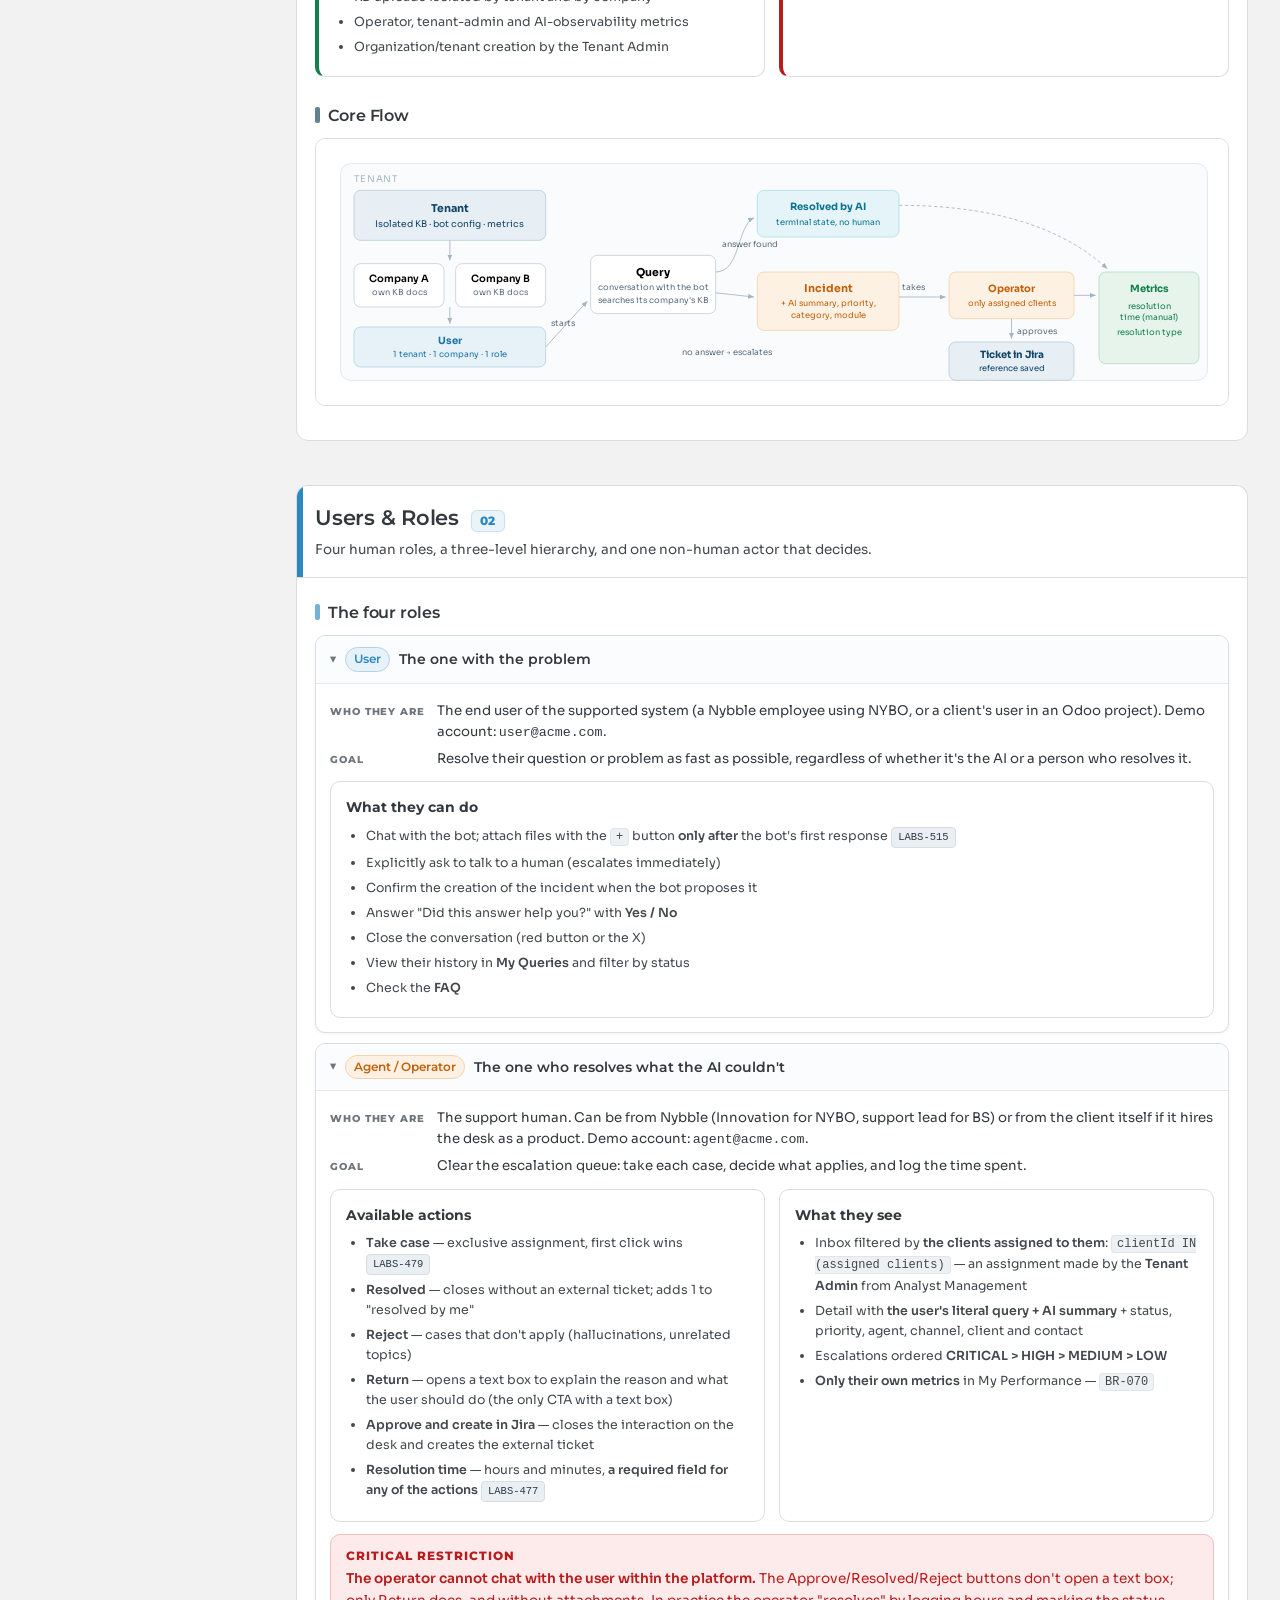
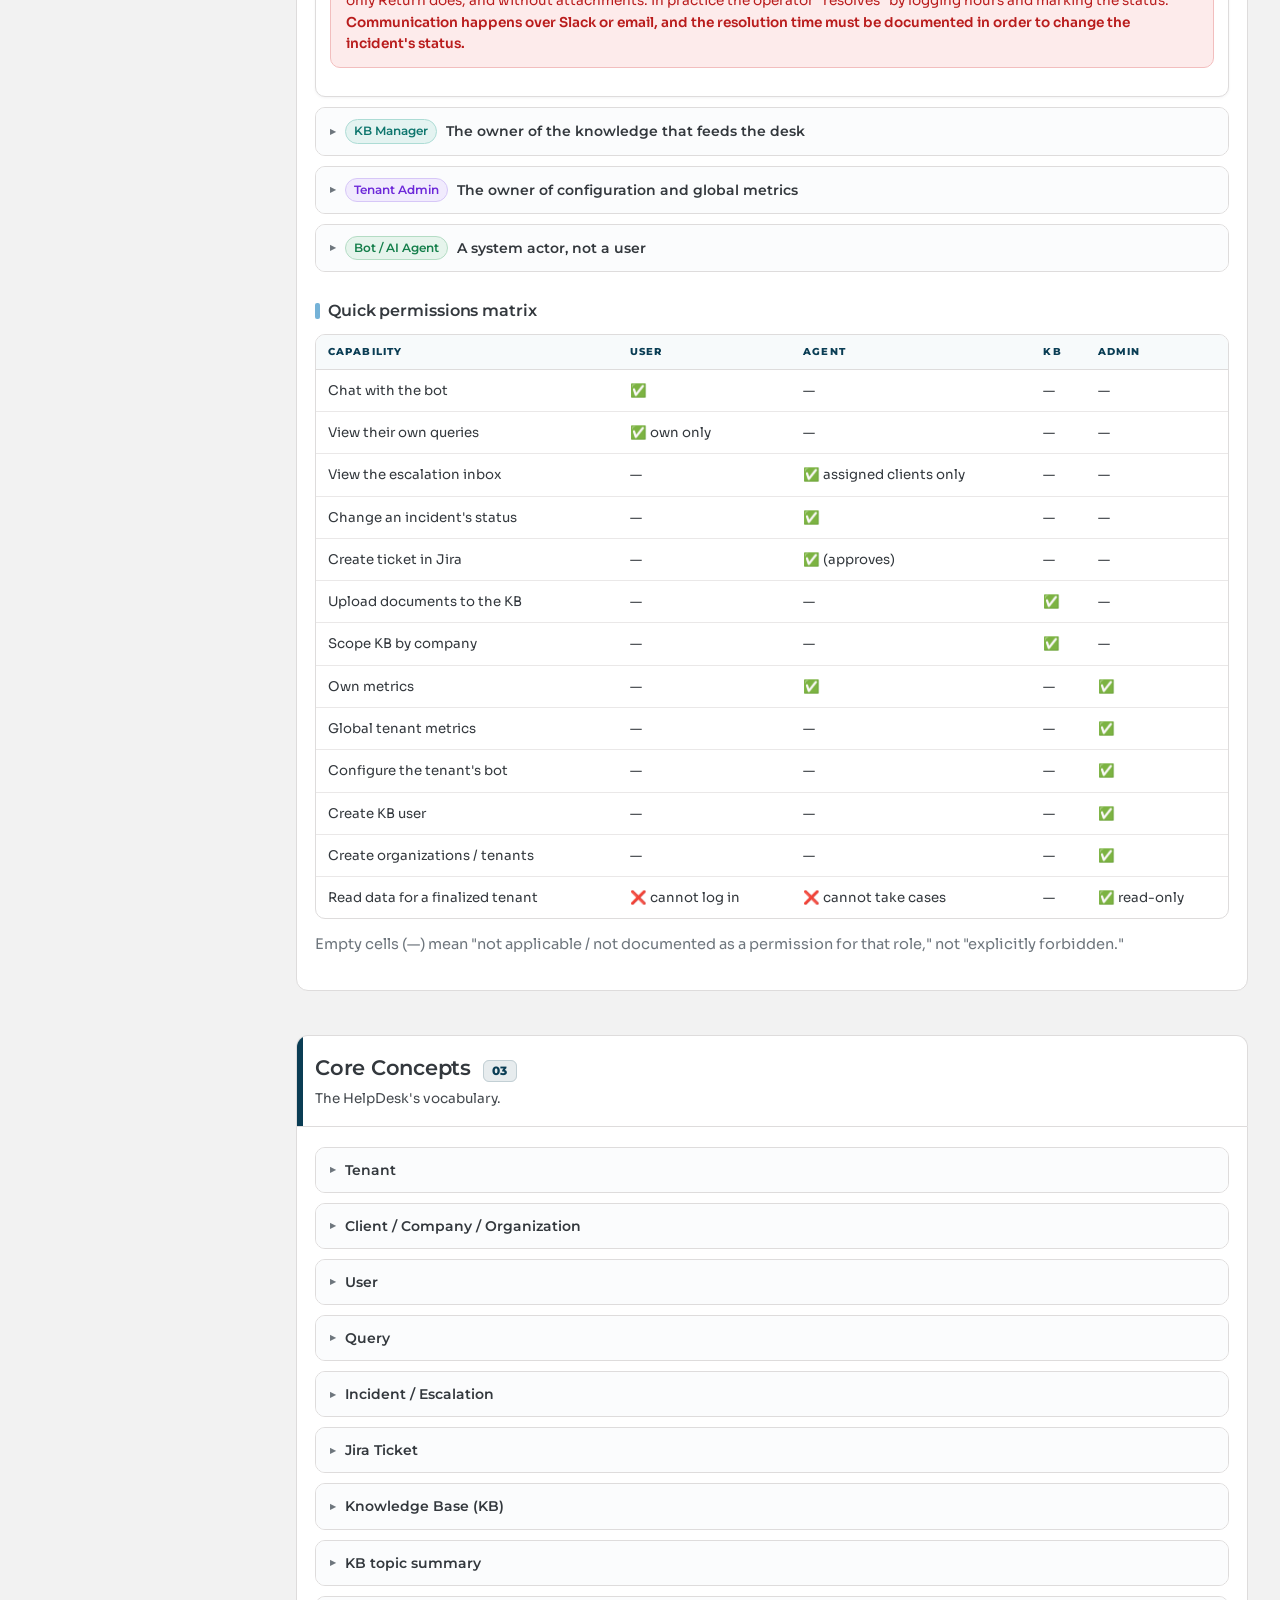
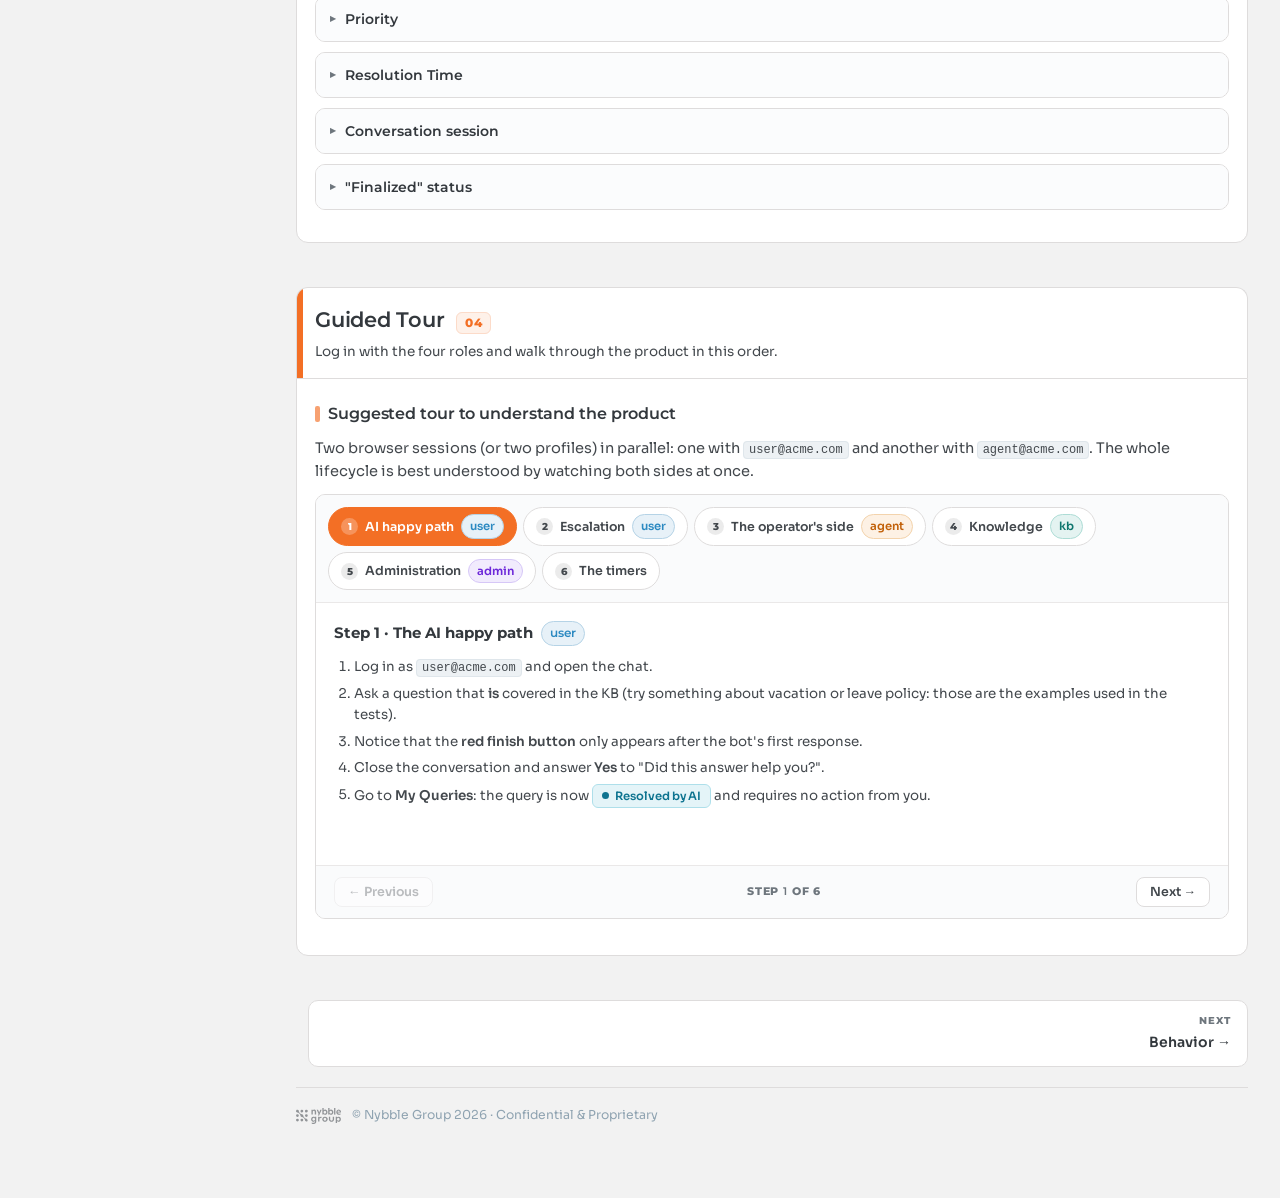
<file: en/index.html>
<!DOCTYPE html>
<html lang="en">
<head>
<meta charset="utf-8">
<meta name="viewport" content="width=device-width, initial-scale=1">
<title>Nybble AI Help Desk · Product</title>
<link rel="preconnect" href="https://fonts.googleapis.com">
<link rel="preconnect" href="https://fonts.gstatic.com" crossorigin>
<link href="https://fonts.googleapis.com/css2?family=Montserrat:wght@500;600;700;800&family=Sora:wght@300;400;500;600;700&display=swap" rel="stylesheet">
<link rel="stylesheet" href="../assets/style.css">
</head>
<body>
<div class="shell">

<nav class="side">
  <div class="brand">
    <img class="brand-mark" src="../assets/nybble-mark.svg" alt="" width="30" height="30">
    <div class="brand-text">
      <b>Nybble AI Help Desk</b>
      <span>Functional Source of Truth</span>
    </div>
  </div>
  <div class="lang-toggle">
    <a href="../index.html" data-lang-link>ES</a>
    <a href="#" class="is-current">EN</a>
  </div>
  <div class="grp is-here">Product</div>
  <a href="#overview"><i>1</i>Product Vision</a>
  <a href="#roles"><i>2</i>Users & Roles</a>
  <a href="#concepts"><i>3</i>Core Concepts</a>
  <a href="#access"><i>4</i>Guided Tour</a>
  <div class="grp">Behavior</div>
  <a href="comportamiento.html#lifecycle"><i>5</i>Incident Lifecycle</a>
  <a href="comportamiento.html#flows"><i>6</i>Functional Flows</a>
  <div class="grp">Guides</div>
  <a href="guia-usuario.html"><i>★</i>User</a>
  <a href="guia-operador.html"><i>★</i>Operator</a>
  <a href="guia-kb-manager.html"><i>★</i>KB Manager</a>
  <a href="guia-admin.html"><i>★</i>Admin</a>
  <div class="grp">Current Status</div>
  <a href="estado-actual.html#e2e"><i>·</i>End-to-End Logic</a>
  <a href="estado-actual.html#limits"><i>·</i>Known Limits V1</a>
  <a href="estado-actual.html#feedback"><i>·</i>Feedback</a>
</nav>

<main>
<header class="hero">
  <div class="wrap">
    <div class="kicker">Functional Documentation · Product Onboarding</div>
    <h1>Nybble AI Help Desk</h1>
    <p class="sub">An AI-assisted help desk: it answers first-line queries from an approved knowledge base, classifies and prioritizes, and escalates to a human agent when it can't resolve. <b>This document reconstructs how the product works.</b></p>
    <div class="metabar">
      <span>Status: <b>Version 1</b></span>
      <span>Backlog: <a href="https://nybblegroup.atlassian.net/browse/LABS" target="_blank" style="color:#fff;text-decoration:underline"><b>Jira LABS</b></a></span>
    </div>
  </div>
</header>

<div class="wrap">

<!-- ============ 1. PRODUCT OVERVIEW ============ -->
<section id="overview" style="--accent:var(--c-product)">
  <div class="shead"><div><h2>Product Vision <span class="num">01</span></h2><p>What it is, what problem it solves, for whom, and how far it reaches today.</p></div></div>
  <div class="sbody">

    <p class="lead">The AI Help Desk is a <b>multi-tenant help desk with an AI agent on the front line</b>. The <span class="b b-usuario">User</span> converses over chat; the <span class="b b-bot">Bot / AI Agent</span> looks for the answer in the knowledge base that the <span class="b b-kb">KB Manager</span> loads and maintains, under the configuration set by the <span class="b b-admin">Tenant Admin</span>. If it finds it, it answers and the case closes on its own; if not, it becomes an <b>incident</b> that enters a queue and is picked up by a human <span class="b b-agente">Agent / Operator</span>.</p>

    <div class="grid g2" style="margin:16px 0">
      <div class="card acc">
        <h5>The problem</h5>
        <p class="mini">First-line support saturated with repetitive queries and slow first response — right when the human team has the least capacity (go-live, hypercare).</p>
      </div>
      <div class="card acc">
        <h5>The proposal</h5>
        <p class="mini">Deflect repetitive queries with AI scoped to approved knowledge, immediate 24/7 response, and reserve for the human what the AI can't resolve, with automatic classification.</p>
      </div>
    </div>

    <h3>Who it's built for</h3>
    <p>There are <b>three destinations</b> for the same product, and it's worth keeping them clear because they explain design decisions (multi-tenancy, per-company isolation, client-side roles).</p>
    <div class="tw">
      <table>
        <thead><tr><th style="width:150px">Destination</th><th>What it is</th><th style="width:190px">Who operates it</th><th style="width:170px">Who is KB</th><th style="width:110px">When</th></tr></thead>
        <tbody>
          <tr>
            <td><b>1 · NYBO internal support</b></td>
            <td>Official internal support channel for the AI-first development framework <b>NYBO</b>. Anyone at Nybble using NYBO can query the desk; if it isn't resolved, it escalates to the Innovation team. The <i>Nybble Organization</i> is registered with a single company.</td>
            <td><span class="b b-agente">Operator</span> Federico Frigeri and/or Hernán Nadotti (Innovation)</td>
            <td><span class="b b-kb">kb</span> Nybble project lead</td>
            <td>Current sprint goal <span class="mark m-doc">Doc</span></td>
          </tr>
          <tr>
            <td><b>2 · Business Solutions support</b></td>
            <td>Support desk for Business Solutions' <b>Odoo</b> projects. This is the case the commercial deck is written for (ERP implementation KPIs, go-live and hypercare).</td>
            <td><span class="b b-agente">Operator</span> from the Odoo / BS help desk team</td>
            <td><span class="b b-kb">kb</span> Nybble project lead</td>
            <td>Next sprint <span class="mark m-doc">Doc</span></td>
          </tr>
          <tr>
            <td><b>3 · Sellable product</b></td>
            <td>The desk sold to a client, who brings its own users, its own KB, and even its own support team. Explains the demo tenant <code>ACME Corp</code> with several companies and per-company KB isolation.</td>
            <td>The client, or Nybble as a service</td>
            <td><span class="b b-kb">kb</span> Client or Nybbler</td>
            <td>Requires hardening UX first</td>
          </tr>
        </tbody>
      </table>
    </div>

    <h3>Current functional scope</h3>
    <div class="grid g2">
      <div class="card" style="border-left:4px solid var(--ok)">
        <h5>In scope (works today)</h5>
        <ul class="mini" style="margin-bottom:0">
          <li>Chat with an AI bot scoped to the tenant/company knowledge base</li>
          <li>Automatic classification of <b>priority, category and module</b></li>
          <li>Automatic escalation (3 failed attempts) and on user request</li>
          <li>Escalation inbox with exclusive case-taking (first-click-wins)</li>
          <li>Operator actions: Resolve, Reject, Return, Approve and create in Jira</li>
          <li>Mandatory logging of <b>resolution time</b></li>
          <li>User history ("My Queries") with fixed status filters</li>
          <li>KB uploads isolated by tenant and by company</li>
          <li>Operator, tenant-admin and AI-observability metrics</li>
          <li>Organization/tenant creation by the Tenant Admin</li>
        </ul>
      </div>
      <div class="card" style="border-left:4px solid var(--bad)">
        <h5>Out of scope for V1</h5>
        <ul class="mini" style="margin-bottom:0">
          <li><b>Operator ↔ user chat within the platform.</b> The conversation after escalation is handled via Slack or email, outside the desk <a class="tag" href="https://nybblegroup.atlassian.net/browse/LABS-516" target="_blank">LABS-516</a></li>
          <li><b>SLA framework.</b> "SLA timers (no SLA framework planned)" <a class="tag" href="https://nybblegroup.atlassian.net/browse/LABS-465" target="_blank">LABS-465</a></li>
          <li><b>Image interpretation</b> by the bot <a class="tag" href="https://nybblegroup.atlassian.net/browse/LABS-515" target="_blank">LABS-515</a></li>
          <li><b>Email notifications</b> for status changes (the preference exists but doesn't work; the panel was hidden)</li>
          <li><b>Manual priority override by the operator</b> when approving an incident (with delta logging to improve the classifier)</li>
        </ul>
      </div>
    </div>

    <h3>Core Flow</h3>
    <div class="diagbox">
      <svg viewBox="0 0 1080 300" xmlns="http://www.w3.org/2000/svg" font-family="Sora, Montserrat, -apple-system, Segoe UI, sans-serif">
        <defs><marker id="ar2" markerWidth="9" markerHeight="9" refX="7" refY="3" orient="auto"><path d="M0,0 L0,6 L7,3 z" fill="#A4B5C2"/></marker></defs>
        <rect x="20" y="20" width="1040" height="260" rx="12" fill="#FAFBFC" stroke="#DCE4EA"/>
        <text x="36" y="42" font-size="11" fill="#A4B5C2" letter-spacing="1">TENANT</text>
        <rect x="36" y="52" width="230" height="60" rx="8" fill="#E7EEF4" stroke="#BCCEDC"/>
        <text x="151" y="78" text-anchor="middle" font-size="13" font-weight="700" fill="#0F4569">Tenant</text>
        <text x="151" y="96" text-anchor="middle" font-size="11" fill="#0F4569">Isolated KB · bot config · metrics</text>

        <rect x="36" y="140" width="108" height="52" rx="8" fill="#fff" stroke="#C3D0D9"/>
        <text x="90" y="162" text-anchor="middle" font-size="12" font-weight="600">Company A</text>
        <text x="90" y="178" text-anchor="middle" font-size="10" fill="#5C7080">own KB docs</text>
        <rect x="158" y="140" width="108" height="52" rx="8" fill="#fff" stroke="#C3D0D9"/>
        <text x="212" y="162" text-anchor="middle" font-size="12" font-weight="600">Company B</text>
        <text x="212" y="178" text-anchor="middle" font-size="10" fill="#5C7080">own KB docs</text>
        <line x1="151" y1="112" x2="151" y2="136" stroke="#A4B5C2" marker-end="url(#ar2)"/>

        <rect x="36" y="216" width="230" height="48" rx="8" fill="#E7F1F8" stroke="#B5D3E6"/>
        <text x="151" y="236" text-anchor="middle" font-size="12" font-weight="700" fill="#1873A8">User</text>
        <text x="151" y="252" text-anchor="middle" font-size="10" fill="#1873A8">1 tenant · 1 company · 1 role</text>
        <line x1="151" y1="192" x2="151" y2="212" stroke="#A4B5C2" marker-end="url(#ar2)"/>

        <rect x="320" y="130" width="150" height="70" rx="8" fill="#fff" stroke="#C3D0D9"/>
        <text x="395" y="155" text-anchor="middle" font-size="13" font-weight="700">Query</text>
        <text x="395" y="172" text-anchor="middle" font-size="10" fill="#5C7080">conversation with the bot</text>
        <text x="395" y="187" text-anchor="middle" font-size="10" fill="#5C7080">searches its company's KB</text>
        <line x1="266" y1="240" x2="316" y2="185" stroke="#A4B5C2" marker-end="url(#ar2)"/>
        <text x="272" y="215" font-size="10" fill="#5C7080">starts</text>

        <rect x="520" y="52" width="170" height="56" rx="8" fill="#E4F4F8" stroke="#AEDFEA"/>
        <text x="605" y="76" text-anchor="middle" font-size="12" font-weight="700" fill="#0E7490">Resolved by AI</text>
        <text x="605" y="93" text-anchor="middle" font-size="10" fill="#0E7490">terminal state, no human</text>
        <path d="M470,150 C500,150 495,95 516,85" fill="none" stroke="#A4B5C2" marker-end="url(#ar2)"/>
        <text x="478" y="120" font-size="10" fill="#5C7080">answer found</text>

        <rect x="520" y="150" width="170" height="70" rx="8" fill="#FDF1E4" stroke="#F3D3AC"/>
        <text x="605" y="174" text-anchor="middle" font-size="13" font-weight="700" fill="#C2610A">Incident</text>
        <text x="605" y="191" text-anchor="middle" font-size="10" fill="#C2610A">+ AI summary, priority,</text>
        <text x="605" y="205" text-anchor="middle" font-size="10" fill="#C2610A">category, module</text>
        <line x1="470" y1="175" x2="516" y2="180" stroke="#A4B5C2" marker-end="url(#ar2)"/>
        <text x="430" y="250" font-size="10" fill="#5C7080">no answer → escalates</text>

        <rect x="750" y="150" width="150" height="56" rx="8" fill="#FDF1E4" stroke="#F3D3AC"/>
        <text x="825" y="174" text-anchor="middle" font-size="12" font-weight="700" fill="#C2610A">Operator</text>
        <text x="825" y="191" text-anchor="middle" font-size="10" fill="#C2610A">only assigned clients</text>
        <line x1="690" y1="180" x2="746" y2="180" stroke="#A4B5C2" marker-end="url(#ar2)"/>
        <text x="694" y="172" font-size="10" fill="#5C7080">takes</text>

        <rect x="750" y="234" width="150" height="46" rx="8" fill="#E7EEF4" stroke="#BCCEDC"/>
        <text x="825" y="253" text-anchor="middle" font-size="12" font-weight="700" fill="#0F4569">Ticket in Jira</text>
        <text x="825" y="269" text-anchor="middle" font-size="10" fill="#0F4569">reference saved</text>
        <line x1="825" y1="206" x2="825" y2="230" stroke="#A4B5C2" marker-end="url(#ar2)"/>
        <text x="832" y="224" font-size="10" fill="#5C7080">approves</text>

        <rect x="930" y="150" width="120" height="110" rx="8" fill="#E6F4EC" stroke="#B4DCC4"/>
        <text x="990" y="174" text-anchor="middle" font-size="12" font-weight="700" fill="#157F4B">Metrics</text>
        <text x="990" y="194" text-anchor="middle" font-size="10" fill="#157F4B">resolution</text>
        <text x="990" y="207" text-anchor="middle" font-size="10" fill="#157F4B">time (manual)</text>
        <text x="990" y="226" text-anchor="middle" font-size="10" fill="#157F4B">resolution type</text>
        <line x1="900" y1="178" x2="926" y2="178" stroke="#A4B5C2" marker-end="url(#ar2)"/>
        <path d="M690,70 C830,70 900,110 940,146" fill="none" stroke="#A4B5C2" stroke-dasharray="4 3" marker-end="url(#ar2)"/>
      </svg>
    </div>
  </div>
</section>

<!-- ============ 2. USERS & ROLES ============ -->
<section id="roles" style="--accent:var(--c-roles)">
  <div class="shead"><div><h2>Users & Roles <span class="num">02</span></h2><p>Four human roles, a three-level hierarchy, and one non-human actor that decides.</p></div></div>
  <div class="sbody">

    <h3>The four roles</h3>

    <details open>
      <summary><span class="b b-usuario">User</span> The one with the problem</summary>
      <div class="dbody">
        <dl class="kv">
          <dt>Who they are</dt><dd>The end user of the supported system (a Nybble employee using NYBO, or a client's user in an Odoo project). Demo account: <code>user@acme.com</code>.</dd>
          <dt>Goal</dt><dd>Resolve their question or problem as fast as possible, regardless of whether it's the AI or a person who resolves it.</dd>
        </dl>
        <div class="card" style="margin-top:12px"><h5>What they can do</h5><ul class="mini" style="margin-bottom:0">
          <li>Chat with the bot; attach files with the <code>+</code> button <b>only after</b> the bot's first response <a class="tag" href="https://nybblegroup.atlassian.net/browse/LABS-515" target="_blank">LABS-515</a></li>
          <li>Explicitly ask to talk to a human (escalates immediately)</li>
          <li>Confirm the creation of the incident when the bot proposes it</li>
          <li>Answer "Did this answer help you?" with <b>Yes / No</b></li>
          <li>Close the conversation (red button or the X)</li>
          <li>View their history in <b>My Queries</b> and filter by status</li>
          <li>Check the <b>FAQ</b></li>
        </ul></div>
      </div>
    </details>

    <details open>
      <summary><span class="b b-agente">Agent / Operator</span> The one who resolves what the AI couldn't</summary>
      <div class="dbody">
        <dl class="kv">
          <dt>Who they are</dt><dd>The support human. Can be from Nybble (Innovation for NYBO, support lead for BS) or from the client itself if it hires the desk as a product. Demo account: <code>agent@acme.com</code>.</dd>
          <dt>Goal</dt><dd>Clear the escalation queue: take each case, decide what applies, and log the time spent.</dd>
        </dl>
        <div class="grid g2" style="margin-top:12px">
          <div class="card"><h5>Available actions</h5><ul class="mini" style="margin-bottom:0">
            <li><b>Take case</b> — exclusive assignment, first click wins <a class="tag" href="https://nybblegroup.atlassian.net/browse/LABS-479" target="_blank">LABS-479</a></li>
            <li><b>Resolved</b> — closes without an external ticket; adds 1 to "resolved by me"</li>
            <li><b>Reject</b> — cases that don't apply (hallucinations, unrelated topics)</li>
            <li><b>Return</b> — opens a text box to explain the reason and what the user should do (the only CTA with a text box)</li>
            <li><b>Approve and create in Jira</b> — closes the interaction on the desk and creates the external ticket</li>
            <li><b>Resolution time</b> — hours and minutes, <b>a required field for any of the actions</b> <a class="tag" href="https://nybblegroup.atlassian.net/browse/LABS-477" target="_blank">LABS-477</a></li>
          </ul></div>
          <div class="card"><h5>What they see</h5><ul class="mini" style="margin-bottom:0">
            <li>Inbox filtered by <b>the clients assigned to them</b>: <code>clientId IN (assigned clients)</code> — an assignment made by the <b>Tenant Admin</b> from Analyst Management</li>
            <li>Detail with <b>the user's literal query + AI summary</b> + status, priority, agent, channel, client and contact</li>
            <li>Escalations ordered <b>CRITICAL &gt; HIGH &gt; MEDIUM &gt; LOW</b></li>
            <li><b>Only their own metrics</b> in My Performance — <code>BR-070</code></li>
          </ul></div>
        </div>
        <div class="callout c-bad" style="margin-top:12px"><b>Critical restriction</b>
          <b>The operator cannot chat with the user within the platform.</b> The Approve/Resolved/Reject buttons don't open a text box; only Return does, and without attachments. In practice the operator "resolves" by logging hours and marking the status. <b>Communication happens over Slack or email, and the resolution time must be documented in order to change the incident's status.</b>
        </div>
      </div>
    </details>

    <details>
      <summary><span class="b b-kb">KB Manager</span> The owner of the knowledge that feeds the desk</summary>
      <div class="dbody">
        <dl class="kv">
          <dt>Who they are</dt><dd>"the client's user who will administer the knowledge and documentation that feeds the desk." Demo account: <code>kb@acme.com</code>. Created by the Tenant Admin <a class="tag" href="https://nybblegroup.atlassian.net/browse/LABS-553" target="_blank">LABS-553</a>.</dd>
          <dt>Goal</dt><dd>Make the desk assertive. The quality of the desk is a direct function of the quality and coverage of the documentation loaded.</dd>
        </dl>
        <div class="grid g2" style="margin-top:12px">
          <div class="card"><h5>What they can do</h5><ul class="mini" style="margin-bottom:0">
            <li>Upload documents to the <b>Knowledge Base</b></li>
            <li><b>Scope each document to one or several companies</b> within the tenant; if none is assigned, the document is tenant-wide <a class="tag" href="https://nybblegroup.atlassian.net/browse/LABS-517" target="_blank">LABS-517</a></li>
            <li>View the <b>indexing status</b> per document: Indexing / Ready / Error <a class="tag" href="https://nybblegroup.atlassian.net/browse/LABS-488" target="_blank">LABS-488</a></li>
            <li>View the <b>topic summary by company</b></li>
          </ul></div>
          <div class="card"><h5>Future versions</h5><ul class="mini" style="margin-bottom:0">
            <li>KB scope fed by external sources (Google Drive) and per-company indexes <a class="tag" href="https://nybblegroup.atlassian.net/browse/LABS-576" target="_blank">LABS-576</a></li>
          </ul></div>
        </div>
      </div>
    </details>

    <details>
      <summary><span class="b b-admin">Tenant Admin</span> The owner of configuration and global metrics</summary>
      <div class="dbody">
        <dl class="kv">
          <dt>Who they are</dt><dd>"the admin of each organization, I think mostly it would be us." Demo account: <code>admin@acme.com</code>.</dd>
          <dt>Goal</dt><dd>Configure the desk's behavior for their organization and measure its performance and cost.</dd>
        </dl>
        <div class="card" style="margin-top:12px"><h5>What they can do</h5><ul class="mini" style="margin-bottom:0">
          <li>View <b>all global tenant metrics</b>: tickets and times <b>by client</b> and <b>by human agent</b> <a class="tag" href="https://nybblegroup.atlassian.net/browse/LABS-484" target="_blank">LABS-484</a></li>
          <li>Create <b>KB</b> users <a class="tag" href="https://nybblegroup.atlassian.net/browse/LABS-553" target="_blank">LABS-553</a></li>
          <li>Create and manage <b>Analysts</b> (Agents/Operators) from <b>Analyst Management</b>, assigning each one one or several companies — that determines which escalations they see in their Inbox <span class="mark m-doc">confirmed in the platform</span></li>
          <li>Bot configuration: view and <b>regenerate</b> the KB's topic summary <a class="tag" href="https://nybblegroup.atlassian.net/browse/LABS-488" target="_blank">LABS-488</a></li>
          <li>Adjust per-tenant parameters: <code>maxAttempts</code> (2–5, default 3), <code>maxMessagesPerSession</code>, confidence threshold, bot name and tone</li>
          <li><b>Settings → AI Observability</b> section: tokens, cost and quality score <a class="tag" href="https://nybblegroup.atlassian.net/browse/LABS-529" target="_blank">LABS-529</a></li>
          <li><b>Organization creation</b> ("New Organization" form): organization name, admin email (<code>adminEmail</code>) and password <a class="tag" href="https://nybblegroup.atlassian.net/browse/LABS-532" target="_blank">LABS-532</a></li>
        </ul></div>
      </div>
    </details>

    <details>
      <summary><span class="b b-bot">Bot / AI Agent</span> A system actor, not a user</summary>
      <div class="dbody">
        <p class="mini">It appears in the sources as <i>BOT</i>, <i>AI Agent</i>, <i>front-desk agent</i> or <i>help desk agent</i>. Functionally it is a <b>tool-use agent</b>: it doesn't follow a fixed pipeline, it decides which tool to use on each turn <a class="tag" href="https://nybblegroup.atlassian.net/browse/LABS-472" target="_blank">LABS-472</a>.</p>
        <div class="tw" style="margin-top:10px">
          <table>
            <thead><tr><th style="width:210px">Tool</th><th>What it does functionally</th></tr></thead>
            <tbody>
              <tr><td><code>searchKnowledgeBase</code></td><td>Searches the tenant/company KB. It is the <b>only valid source of data</b> for answering.</td></tr>
              <tr><td><code>createTicketDraft</code></td><td>Proposes a pre-categorized incident to the user. <b>Requires explicit user confirmation.</b></td></tr>
              <tr><td><code>escalateToAgent</code></td><td>Escalates to the human queue, attaching a generated summary of the whole conversation.</td></tr>
              <tr><td><code>checkTicketStatus</code></td><td>Answers the status of an existing incident.</td></tr>
              <tr><td><code>rejectOffTopic</code></td><td>Rejects queries outside the tenant's domain. The orchestrator <b>reinforces the rejection programmatically</b> based on the KB search state.</td></tr>
            </tbody>
          </table>
        </div>
        <p class="mini"><b>Invariants the bot cannot violate:</b> tenant isolation, no ticket creation without approval, and <b>never making up answers</b>. Two pre-LLM safety nets are also kept: detection of <b>critical keywords</b> (escalates immediately) and sentiment analysis.</p>
        <div class="callout c-info" style="margin-top:10px"><b>It's a scoped RAG bot, not a general conversational LLM</b>
          The KB's topic summary is injected into the prompt <b>only to detect whether something is out of scope</b>, and the instruction is literal: <i>"NEVER answer questions using data from this summary — ALWAYS call searchKnowledgeBase"</i>. This was hardened after a real bug in which the bot answered with fragments of the summary without searching the KB <a class="tag" href="https://nybblegroup.atlassian.net/browse/LABS-501" target="_blank">LABS-501</a>.
        </div>
      </div>
    </details>

    <h3>Quick permissions matrix</h3>
    <div class="tw">
      <table>
        <thead><tr>
          <th>Capability</th>
          <th class="nw">User</th><th class="nw">Agent</th><th class="nw">KB</th><th class="nw">Admin</th>
        </tr></thead>
        <tbody>
          <tr><td>Chat with the bot</td><td>✅</td><td>—</td><td>—</td><td>—</td></tr>
          <tr><td>View their own queries</td><td>✅ own only</td><td>—</td><td>—</td><td>—</td></tr>
          <tr><td>View the escalation inbox</td><td>—</td><td>✅ assigned clients only</td><td>—</td><td>—</td></tr>
          <tr><td>Change an incident's status</td><td>—</td><td>✅</td><td>—</td><td>—</td></tr>
          <tr><td>Create ticket in Jira</td><td>—</td><td>✅ (approves)</td><td>—</td><td>—</td></tr>
          <tr><td>Upload documents to the KB</td><td>—</td><td>—</td><td>✅</td><td>—</td></tr>
          <tr><td>Scope KB by company</td><td>—</td><td>—</td><td>✅</td><td>—</td></tr>
          <tr><td>Own metrics</td><td>—</td><td>✅</td><td>—</td><td>✅</td></tr>
          <tr><td>Global tenant metrics</td><td>—</td><td>—</td><td>—</td><td>✅</td></tr>
          <tr><td>Configure the tenant's bot</td><td>—</td><td>—</td><td>—</td><td>✅</td></tr>
          <tr><td>Create KB user</td><td>—</td><td>—</td><td>—</td><td>✅</td></tr>
          <tr><td>Create organizations / tenants</td><td>—</td><td>—</td><td>—</td><td>✅</td></tr>
          <tr><td>Read data for a finalized tenant</td><td>❌ cannot log in</td><td>❌ cannot take cases</td><td>—</td><td>✅ read-only</td></tr>
        </tbody>
      </table>
    </div>
    <p class="mini" style="color:var(--ink3)">Empty cells (—) mean "not applicable / not documented as a permission for that role," not "explicitly forbidden."</p>
  </div>
</section>

<!-- ============ 3. CORE CONCEPTS ============ -->
<section id="concepts" style="--accent:var(--c-concepts)">
  <div class="shead"><div><h2>Core Concepts <span class="num">03</span></h2><p>The HelpDesk's vocabulary.</p></div></div>
  <div class="sbody">

    <details>
      <summary>Tenant</summary>
      <div class="dbody"><p class="mini">The largest unit of isolation — typically a client organization. It has its own KB in a separate namespace, its own metrics, and its own bot configuration. A user belongs to <b>a single</b> tenant. Created by the Tenant Admin.</p></div>
    </details>

    <details>
      <summary>Client / Company / Organization</summary>
      <div class="dbody"><p class="mini">The three terms are used as synonyms. It's the intermediate layer within the tenant: it lets a tenant serve several clients without cross-contamination of tickets, conversations, or agent assignments. KB documents and agent assignments operate at this level.</p></div>
    </details>

    <details>
      <summary>User</summary>
      <div class="dbody"><p class="mini">Belongs to a tenant and a client, and has exactly one functional role. Only sees their own data.</p></div>
    </details>

    <details>
      <summary>Query</summary>
      <div class="dbody"><p class="mini">The full conversation the user starts with the bot. If resolved via the KB, it ends up <span class="st st-ia">Resolved by AI</span> and never reaches a human.</p></div>
    </details>

    <details>
      <summary>Incident / Escalation</summary>
      <div class="dbody"><p class="mini">The escalated query. It enters a <b>shared queue</b> ("ticket pool") seen by all operators enabled for that client. It carries: the literal query, an AI-generated summary, priority, category, module, client, contact, channel, status, and resolution time when closed.</p></div>
    </details>

    <details>
      <summary>Jira Ticket</summary>
      <div class="dbody"><p class="mini">The handoff to an external system when the desk can't close the case. Created <b>only if the operator approves</b>. The reference (number) is saved for traceability, and the user gets a confirmation with that number (<code>BR-033</code>).</p></div>
    </details>

    <details>
      <summary>Knowledge Base (KB)</summary>
      <div class="dbody"><p class="mini">The set of approved documents that feeds the bot. It is <b>the only valid source of answers</b>. Isolated by tenant and optionally scoped to companies. Each document goes through indexing (<code>PENDING → INDEXING → INDEXED / ERROR</code>).</p></div>
    </details>

    <details>
      <summary>KB topic summary</summary>
      <div class="dbody"><p class="mini">A short, <b>deliberately opaque</b> summary (topic labels, no data or numbers) injected into the prompt <b>only</b> to detect off-topic queries. It's regenerated automatically on any change to the KB, and the admin can regenerate it manually.</p></div>
    </details>

    <details>
      <summary>Priority</summary>
      <div class="dbody"><p class="mini"><code>CRITICAL</code> &gt; <code>HIGH</code> &gt; <code>MEDIUM</code> &gt; <code>LOW</code>. Assigned by the AI using a common rubric, and it orders the operator's inbox.</p></div>
    </details>

    <details>
      <summary>Resolution Time</summary>
      <div class="dbody"><p class="mini">A numeric field of hours and minutes that <b>the operator fills in by hand</b> and that is <b>required for any</b> of the closing actions. It's the input for every time KPI: there is no automatic measurement.</p></div>
    </details>

    <details>
      <summary>Conversation session</summary>
      <div class="dbody"><p class="mini">The chat context. It has a counter of failed KB attempts, a cap on messages per session, and it clears on inactivity. The 45- and 60-minute timers operate on it.</p></div>
    </details>

    <details>
      <summary>"Finalized" status</summary>
      <div class="dbody"><p class="mini">The logical deactivation of a client or a tenant: no more users or operations are created, the User role cannot log in, and the data remains read-only for the higher roles <a class="tag" href="https://nybblegroup.atlassian.net/browse/LABS-486" target="_blank">LABS-486</a>.</p></div>
    </details>
  </div>
</section>

<!-- ============ 4. ACCESS ============ -->
<section id="access" style="--accent:var(--c-access)">
  <div class="shead"><div><h2>Guided Tour <span class="num">04</span></h2><p>Log in with the four roles and walk through the product in this order.</p></div></div>
  <div class="sbody">

    <h3>Suggested tour to understand the product</h3>
    <p class="mini" style="color:var(--ink2)">Two browser sessions (or two profiles) in parallel: one with <code>user@acme.com</code> and another with <code>agent@acme.com</code>. The whole lifecycle is best understood by watching both sides at once.</p>

    <div class="steps" data-steps>
      <div class="steps-nav" role="tablist" aria-label="Suggested tour steps">
        <button class="steps-tab is-active" role="tab" aria-selected="true" data-step="1"><span class="steps-tab-n">1</span>AI happy path <span class="b b-usuario">user</span></button>
        <button class="steps-tab" role="tab" aria-selected="false" data-step="2"><span class="steps-tab-n">2</span>Escalation <span class="b b-usuario">user</span></button>
        <button class="steps-tab" role="tab" aria-selected="false" data-step="3"><span class="steps-tab-n">3</span>The operator's side <span class="b b-agente">agent</span></button>
        <button class="steps-tab" role="tab" aria-selected="false" data-step="4"><span class="steps-tab-n">4</span>Knowledge <span class="b b-kb">kb</span></button>
        <button class="steps-tab" role="tab" aria-selected="false" data-step="5"><span class="steps-tab-n">5</span>Administration <span class="b b-admin">admin</span></button>
        <button class="steps-tab" role="tab" aria-selected="false" data-step="6"><span class="steps-tab-n">6</span>The timers</button>
      </div>

      <div class="steps-body">
      <div class="steps-panel is-active" role="tabpanel" data-step-panel="1">
        <h5>Step 1 · The AI happy path <span class="b b-usuario">user</span></h5>
        <ol>
          <li>Log in as <code>user@acme.com</code> and open the chat.</li>
          <li>Ask a question that <b>is</b> covered in the KB (try something about vacation or leave policy: those are the examples used in the tests).</li>
          <li>Notice that the <b>red finish button</b> only appears after the bot's first response.</li>
          <li>Close the conversation and answer <b>Yes</b> to "Did this answer help you?".</li>
          <li>Go to <b>My Queries</b>: the query is now <span class="st st-ia">Resolved by AI</span> and requires no action from you.</li>
        </ol>
      </div>
      <div class="steps-panel" role="tabpanel" data-step-panel="2">
        <h5>Step 2 · Escalation <span class="b b-usuario">user</span></h5>
        <ol>
          <li>Open a new chat and ask something the KB <b>can't</b> answer, or directly ask to talk to a human.</li>
          <li>Verify that when it escalates <b>the chat closes on its own</b> and does <b>not</b> ask whether it was helpful: the escalation is already a closure.</li>
          <li>Go to <b>My Queries</b>: the incident shows as <span class="st st-pend">Pending</span>.</li>
          <li>Check what shows on the card: title, body and tags.</li>
        </ol>
      </div>
      <div class="steps-panel" role="tabpanel" data-step-panel="3">
        <h5>Step 3 · The operator's side <span class="b b-agente">agent</span></h5>
        <ol>
          <li>Log in as <code>agent@acme.com</code> and open the <b>Escalation Inbox</b>.</li>
          <li>Look at the <b>KPIs</b> at the top and see how they relate to the incidents' statuses.</li>
          <li>Open the incident you created. It appears <b>at the bottom of the list</b>: if the screen looks static, scroll (known bug <a class="tag" href="https://nybblegroup.atlassian.net/browse/LABS-569" target="_blank">LABS-569</a>).</li>
          <li>Check that you can see <b>the user's literal query and the AI summary</b>, plus priority, category, client and contact.</li>
          <li><b>Take the case</b> and watch it move to <span class="st st-rev">In Review</span>.</li>
          <li>Try the four CTAs on different incidents: <b>Return</b> (the only one with a text box), <b>Resolved</b>, <b>Reject</b>, <b>Approve and create in Jira</b>. All of them will require the <b>resolution time</b>.</li>
        </ol>
      </div>
      <div class="steps-panel" role="tabpanel" data-step-panel="4">
        <h5>Step 4 · Knowledge and isolation <span class="b b-kb">kb</span></h5>
        <ol>
          <li>Log in as <code>kb@acme.com</code> and go to <b>Knowledge Base</b>.</li>
          <li>Upload a <code>.doc</code> or PDF document and scope it to the relevant company.</li>
          <li>Check the document's <b>indexing status</b>.</li>
          <li>Go back to the chat as the user and ask about that content: confirm that the answer respects the per-company scope. This is the test the team ran twice successfully.</li>
        </ol>
      </div>
      <div class="steps-panel" role="tabpanel" data-step-panel="5">
        <h5>Step 5 · Administration and measurement <span class="b b-admin">admin</span></h5>
        <ol>
          <li>Log in as <code>admin@acme.com</code>.</li>
          <li>Global metrics: <b>tickets and times by client</b> and <b>by human agent</b>.</li>
          <li><b>Settings → AI Observability</b>: tokens, cost, average score, KB matching efficiency, filters by date/model/feature. Read the KPI section before drawing conclusions: the average score <b>does not cover the main chat</b>.</li>
          <li>Look at the bot configuration and the <b>KB topic summary</b> with its <i>Regenerate</i> button.</li>
        </ol>
      </div>
      <div class="steps-panel" role="tabpanel" data-step-panel="6">
        <h5>Step 6 · The timers (if you're patient)</h5>
        <ul>
          <li>Leave a conversation without answering the helpfulness question: at <b>45 minutes</b> the chat closes and it's assumed to <b>have been</b> helpful.</li>
          <li>Leave a chat idle: at <b>60 minutes</b> the history and context are cleared; if there was a KB match, it's taken as resolved by the bot.</li>
          <li>Both behaviors were manually verified by QA on 08/13.</li>
        </ul>
      </div>
      </div>

      <div class="steps-footer">
        <button class="steps-prev" disabled>← Previous</button>
        <span class="steps-progress">Step <b data-step-current>1</b> of 6</span>
        <button class="steps-next">Next →</button>
      </div>
    </div>

  </div>
</section>

<div class="pager">
  <span></span>
  <a class="next" href="comportamiento.html#lifecycle"><span class="d">Next</span><span class="t">Behavior →</span></a>
</div>

<footer>
  <img src="../assets/nybble-wordmark.svg" alt="Nybble Group" height="16" style="opacity:.55;vertical-align:middle;margin-right:8px">
  <span style="color:#8FA3B1">© Nybble Group 2026 · Confidential &amp; Proprietary</span>
</footer>

</div><!-- /wrap -->
</main>
</div><!-- /shell -->
<a class="toplink" href="#">↑ Top</a>
<script src="../assets/steps.js"></script>
<script src="../assets/lang.js"></script>
</body>
</html>
</file>
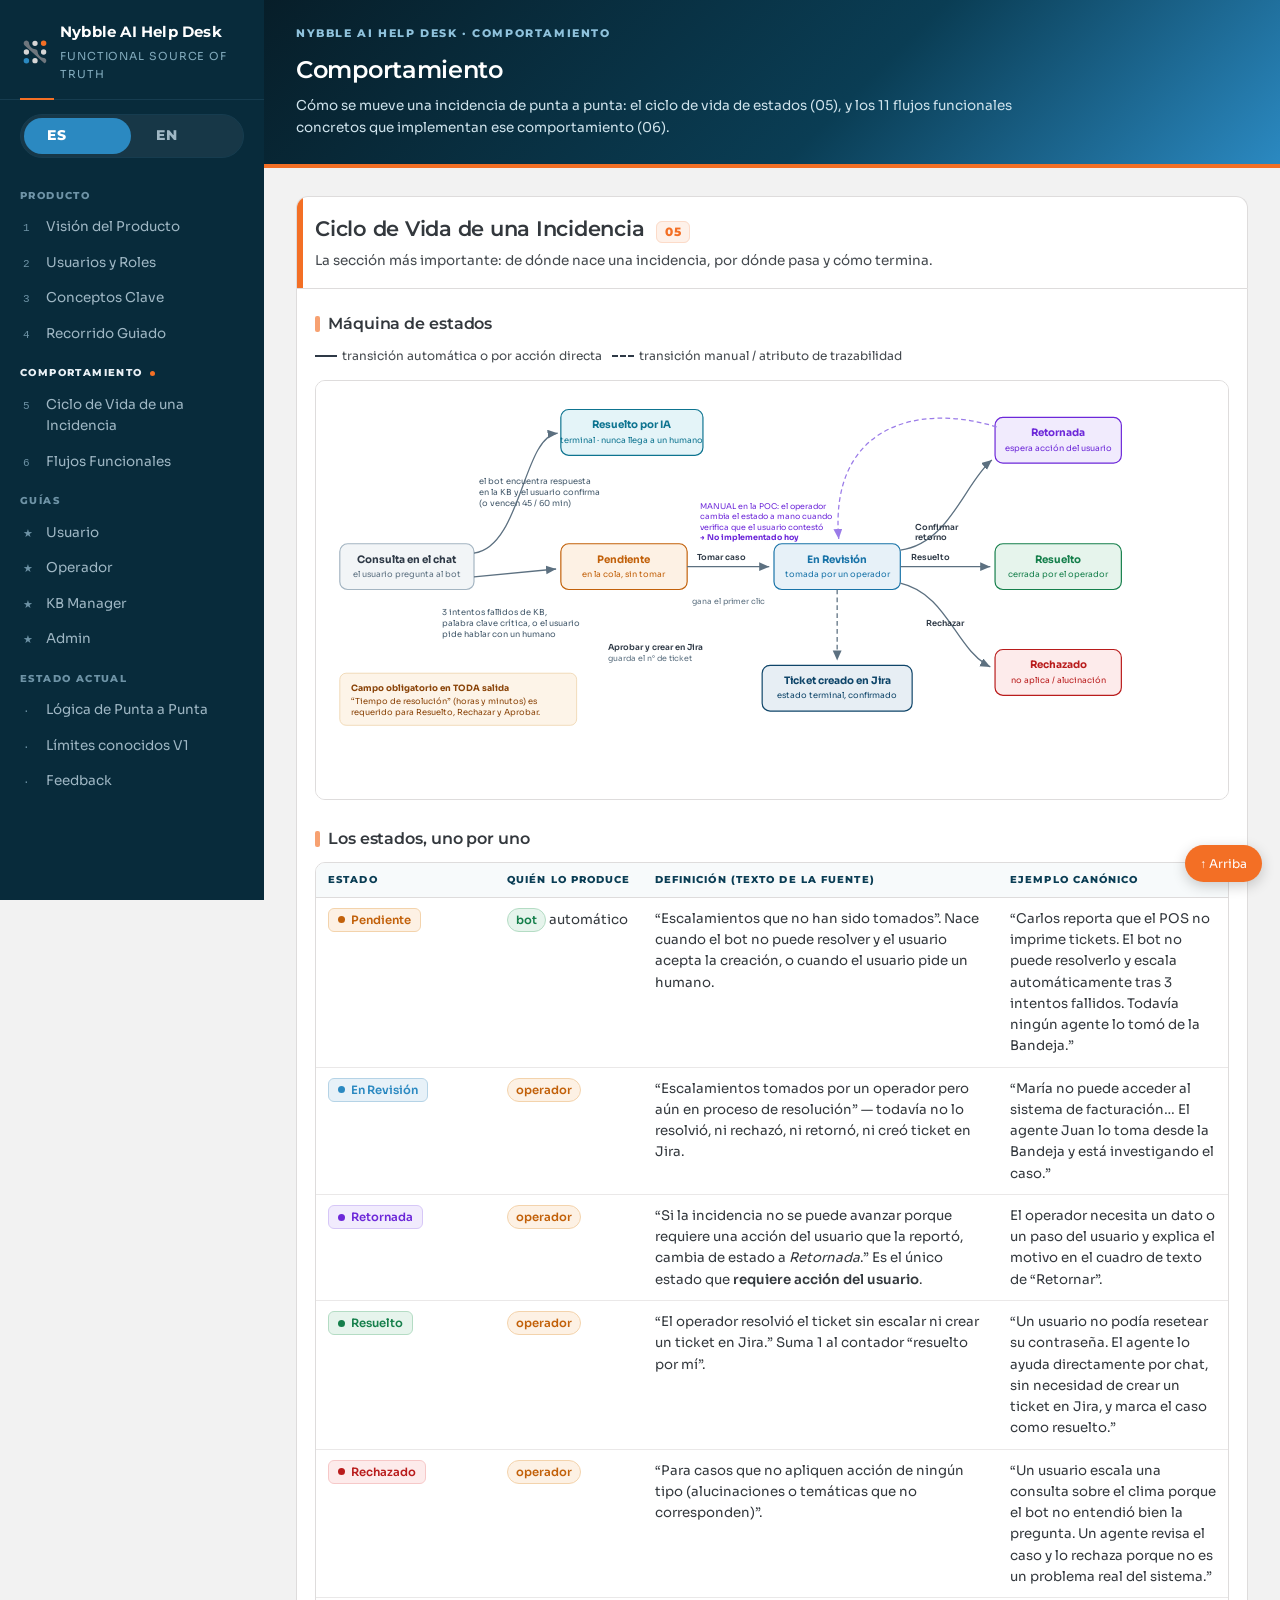
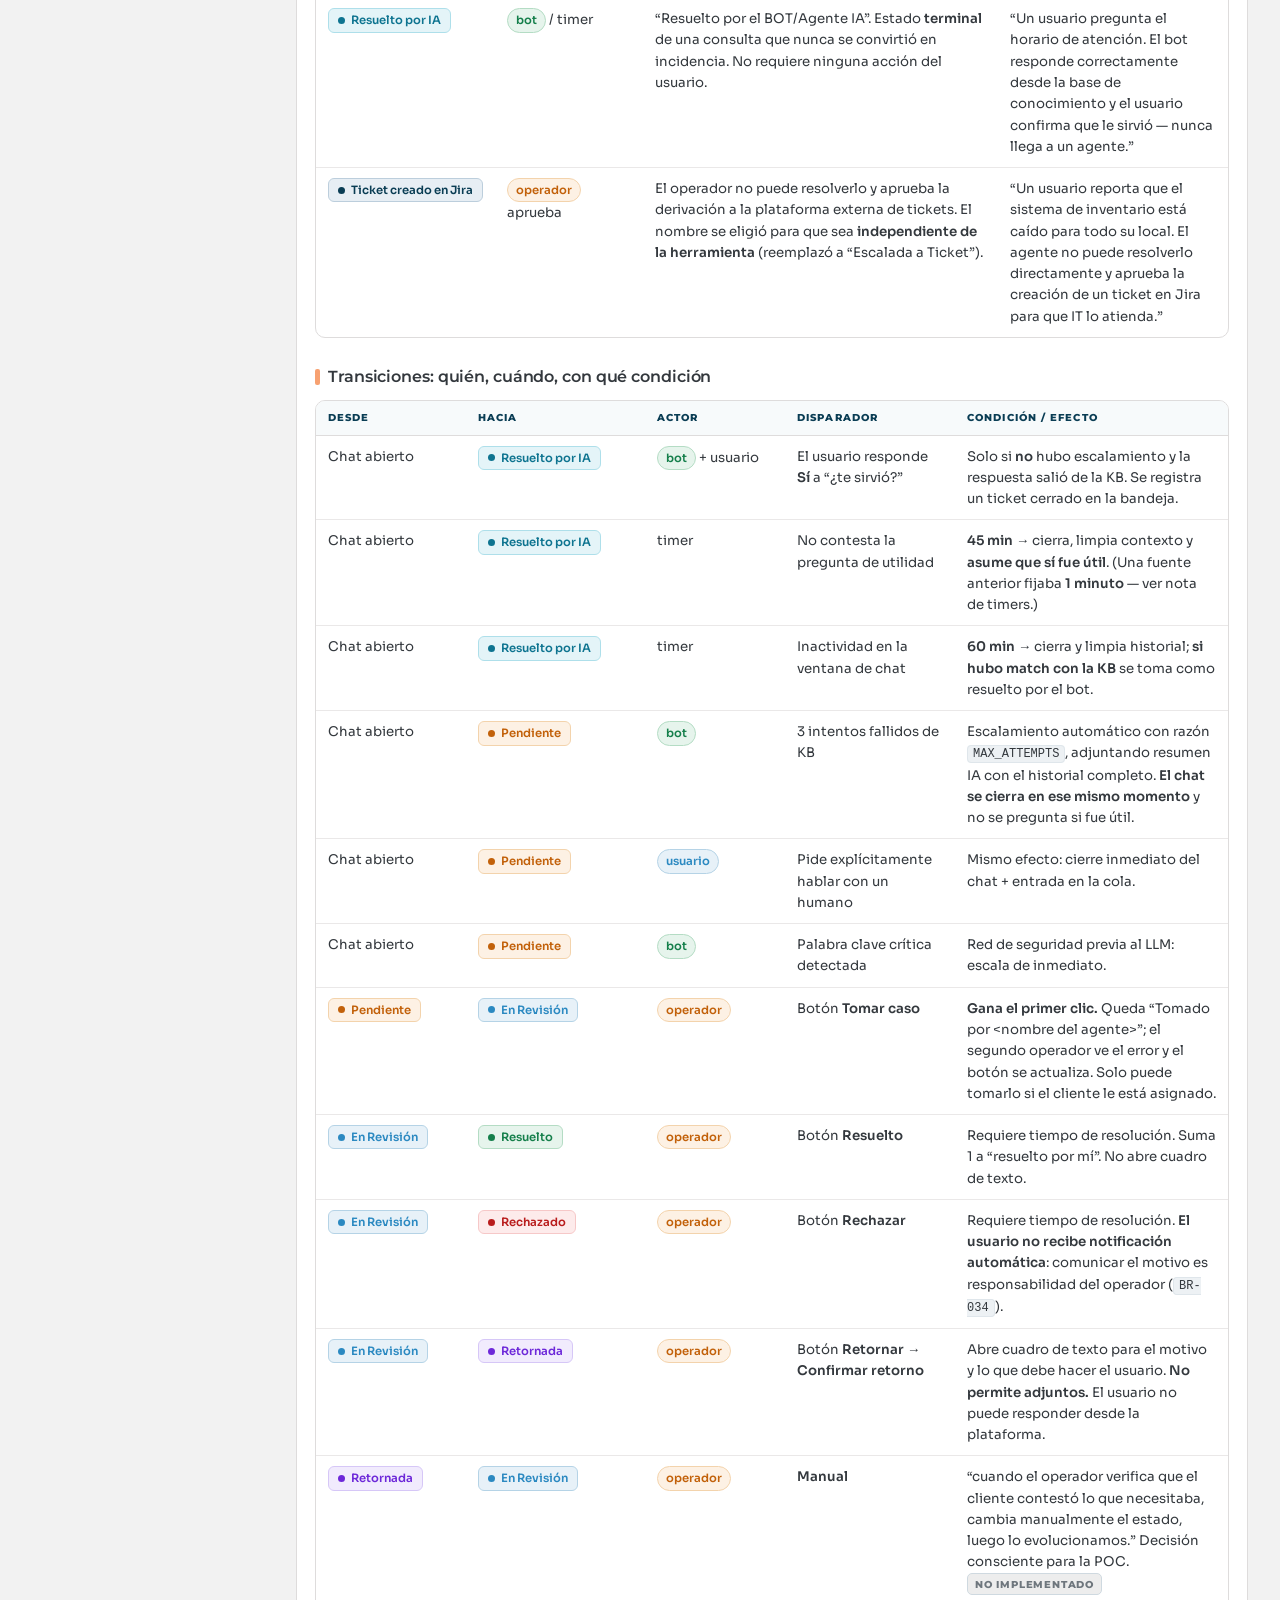
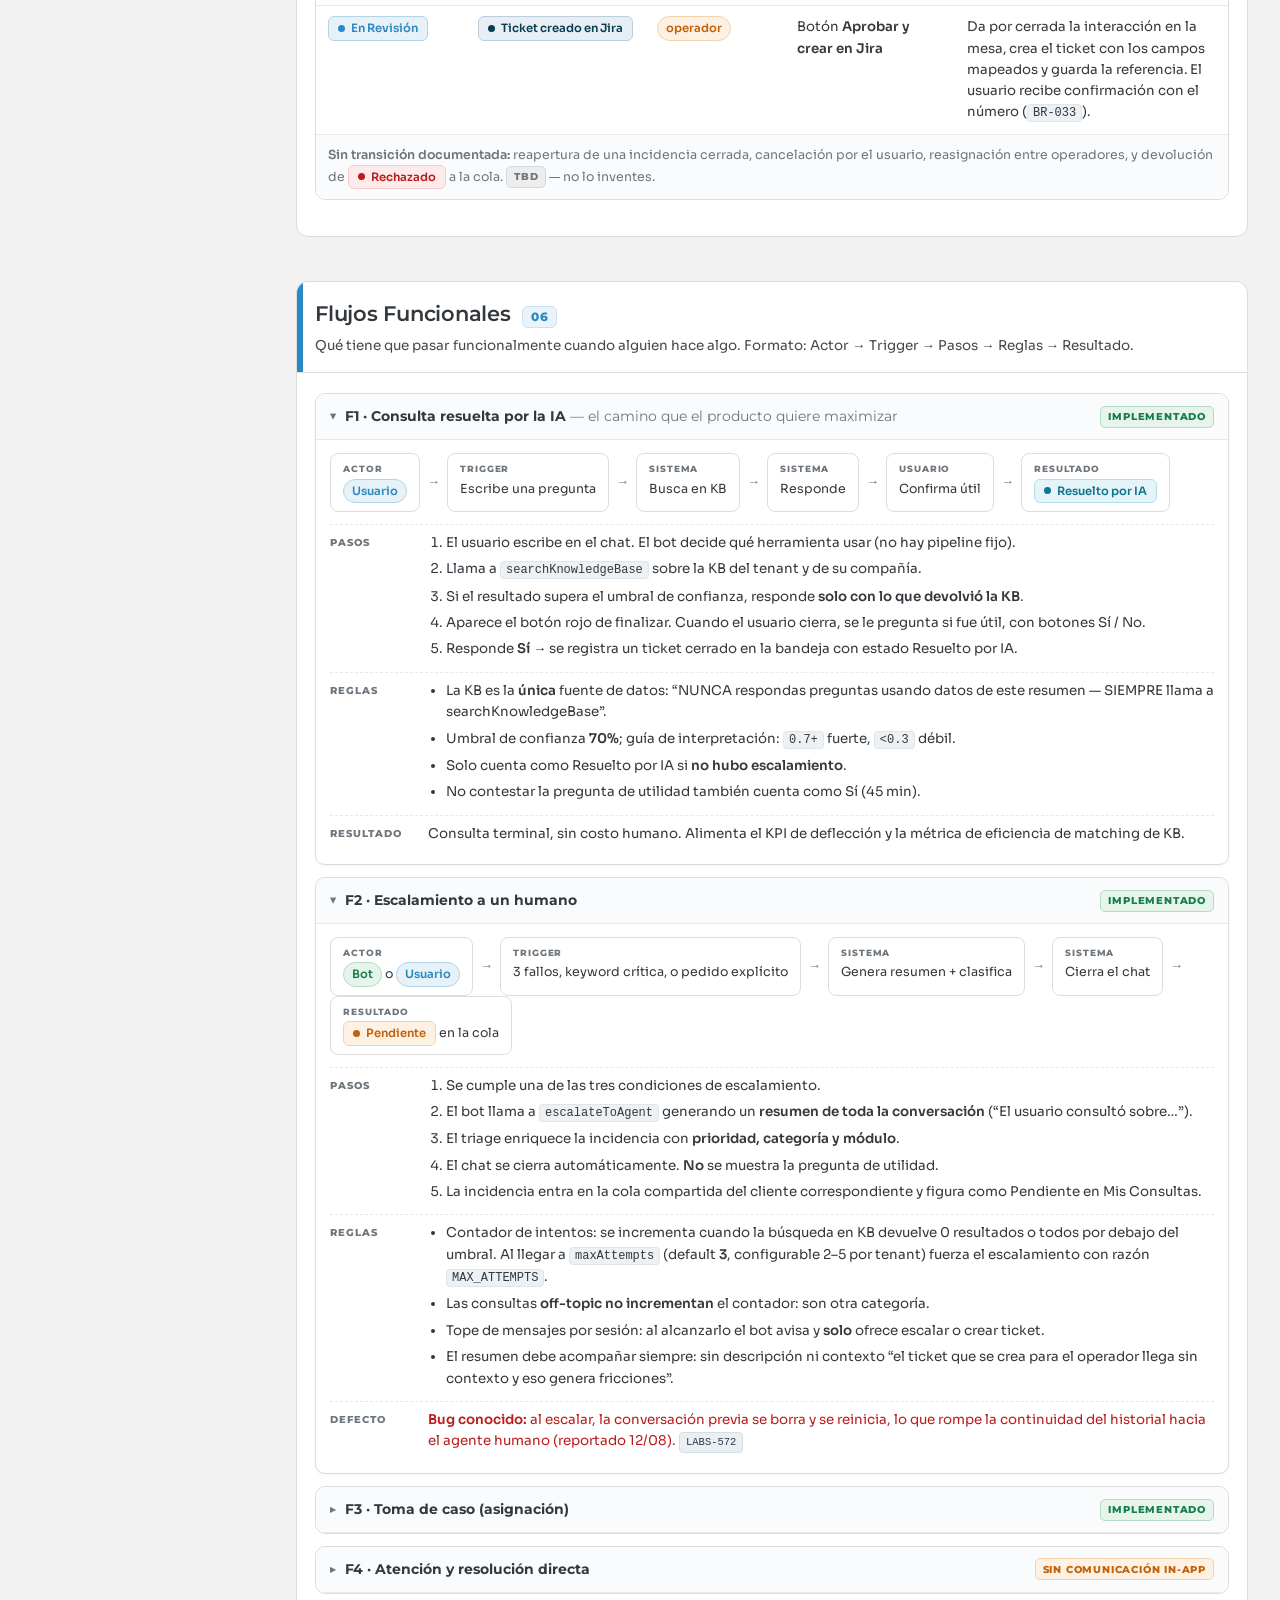
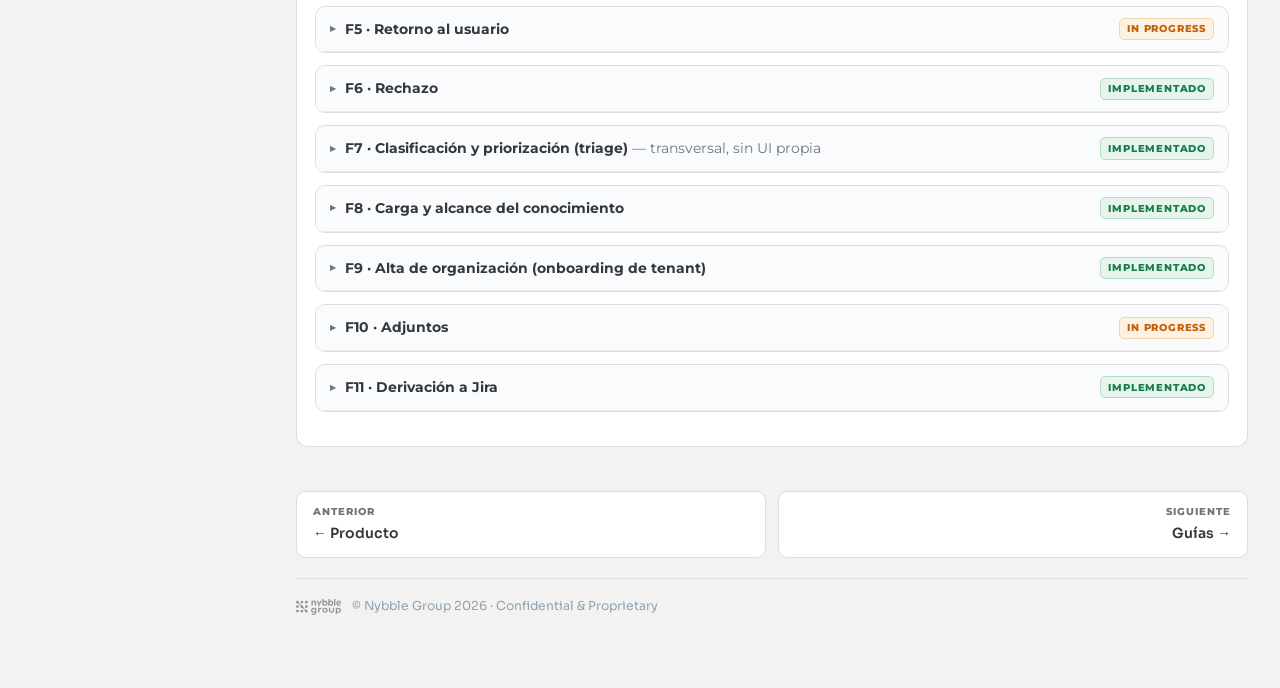
<file: comportamiento.html>
<!DOCTYPE html>
<html lang="es">
<head>
<meta charset="utf-8">
<meta name="viewport" content="width=device-width, initial-scale=1">
<title>Nybble AI Help Desk · Comportamiento</title>
<link rel="preconnect" href="https://fonts.googleapis.com">
<link rel="preconnect" href="https://fonts.gstatic.com" crossorigin>
<link href="https://fonts.googleapis.com/css2?family=Montserrat:wght@500;600;700;800&family=Sora:wght@300;400;500;600;700&display=swap" rel="stylesheet">
<link rel="stylesheet" href="assets/style.css">
</head>
<body>
<div class="shell">

<nav class="side">
  <div class="brand">
    <img class="brand-mark" src="assets/nybble-mark.svg" alt="" width="30" height="30">
    <div class="brand-text">
      <b>Nybble AI Help Desk</b>
      <span>Functional Source of Truth</span>
    </div>
  </div>
  <div class="lang-toggle">
    <a href="#" class="is-current">ES</a>
    <a href="en/comportamiento.html" data-lang-link>EN</a>
  </div>
  <div class="grp">Producto</div>
  <a href="index.html#overview"><i>1</i>Visión del Producto</a>
  <a href="index.html#roles"><i>2</i>Usuarios y Roles</a>
  <a href="index.html#concepts"><i>3</i>Conceptos Clave</a>
  <a href="index.html#access"><i>4</i>Recorrido Guiado</a>
  <div class="grp is-here">Comportamiento</div>
  <a href="#lifecycle"><i>5</i>Ciclo de Vida de una Incidencia</a>
  <a href="#flows"><i>6</i>Flujos Funcionales</a>
  <div class="grp">Guías</div>
  <a href="guia-usuario.html"><i>★</i>Usuario</a>
  <a href="guia-operador.html"><i>★</i>Operador</a>
  <a href="guia-kb-manager.html"><i>★</i>KB Manager</a>
  <a href="guia-admin.html"><i>★</i>Admin</a>
  <div class="grp">Estado Actual</div>
  <a href="estado-actual.html#e2e"><i>·</i>Lógica de Punta a Punta</a>
  <a href="estado-actual.html#limits"><i>·</i>Límites conocidos V1</a>
  <a href="estado-actual.html#feedback"><i>·</i>Feedback</a>
</nav>

<main>
<header class="pagehead">
  <div class="wrap">
    <div class="crumb"><a href="index.html">Nybble AI Help Desk</a> · Comportamiento</div>
    <h1>Comportamiento</h1>
    <p>Cómo se mueve una incidencia de punta a punta: el ciclo de vida de estados (05), y los 11 flujos funcionales concretos que implementan ese comportamiento (06).</p>
  </div>
</header>

<div class="wrap">

<!-- ============ 5. INCIDENT LIFECYCLE ============ -->
<section id="lifecycle" style="--accent:var(--c-lifecycle)">
  <div class="shead"><div><h2>Ciclo de Vida de una Incidencia <span class="num">05</span></h2><p>La sección más importante: de dónde nace una incidencia, por dónde pasa y cómo termina.</p></div></div>
  <div class="sbody">

    <h3>Máquina de estados</h3>
    <div class="legend">
      <i><span class="sw"></span> transición automática o por acción directa</i>
      <i><span class="sw d"></span> transición manual / atributo de trazabilidad</i>
    </div>
    <div class="diagbox">
      <svg viewBox="0 0 1140 510" xmlns="http://www.w3.org/2000/svg" font-family="Sora, Montserrat, -apple-system, Segoe UI, sans-serif">
        <defs>
          <marker id="a1" markerWidth="10" markerHeight="10" refX="8" refY="3.5" orient="auto"><path d="M0,0 L0,7 L8,3.5 z" fill="#5C7080"/></marker>
          <marker id="a2" markerWidth="10" markerHeight="10" refX="8" refY="3.5" orient="auto"><path d="M0,0 L0,7 L8,3.5 z" fill="#9A7BE8"/></marker>
        </defs>

        <!-- START -->
        <rect x="20" y="196" width="170" height="58" rx="10" fill="#F2F5F7" stroke="#A4B5C2" stroke-width="1.5"/>
        <text x="105" y="220" text-anchor="middle" font-size="13" font-weight="700" fill="#2E3946">Consulta en el chat</text>
        <text x="105" y="238" text-anchor="middle" font-size="10.5" fill="#5C7080">el usuario pregunta al bot</text>

        <!-- RESUELTO POR IA -->
        <rect x="300" y="26" width="180" height="58" rx="10" fill="#E4F4F8" stroke="#0E7490" stroke-width="1.5"/>
        <text x="390" y="50" text-anchor="middle" font-size="13" font-weight="700" fill="#0E7490">Resuelto por IA</text>
        <text x="390" y="68" text-anchor="middle" font-size="10.5" fill="#0E7490">terminal · nunca llega a un humano</text>

        <!-- PENDIENTE -->
        <rect x="300" y="196" width="160" height="58" rx="10" fill="#FDF1E4" stroke="#C2610A" stroke-width="1.5"/>
        <text x="380" y="220" text-anchor="middle" font-size="13" font-weight="700" fill="#C2610A">Pendiente</text>
        <text x="380" y="238" text-anchor="middle" font-size="10.5" fill="#C2610A">en la cola, sin tomar</text>

        <!-- EN REVISION -->
        <rect x="570" y="196" width="160" height="58" rx="10" fill="#E7F1F8" stroke="#1873A8" stroke-width="1.5"/>
        <text x="650" y="220" text-anchor="middle" font-size="13" font-weight="700" fill="#1873A8">En Revisión</text>
        <text x="650" y="238" text-anchor="middle" font-size="10.5" fill="#1873A8">tomada por un operador</text>

        <!-- RETORNADA -->
        <rect x="850" y="36" width="160" height="58" rx="10" fill="#F1EBFD" stroke="#6D28D9" stroke-width="1.5"/>
        <text x="930" y="60" text-anchor="middle" font-size="13" font-weight="700" fill="#6D28D9">Retornada</text>
        <text x="930" y="78" text-anchor="middle" font-size="10.5" fill="#6D28D9">espera acción del usuario</text>

        <!-- RESUELTO -->
        <rect x="850" y="196" width="160" height="58" rx="10" fill="#E6F4EC" stroke="#157F4B" stroke-width="1.5"/>
        <text x="930" y="220" text-anchor="middle" font-size="13" font-weight="700" fill="#157F4B">Resuelto</text>
        <text x="930" y="238" text-anchor="middle" font-size="10.5" fill="#157F4B">cerrada por el operador</text>

        <!-- RECHAZADO -->
        <rect x="850" y="330" width="160" height="58" rx="10" fill="#FDEBEB" stroke="#b91c1c" stroke-width="1.5"/>
        <text x="930" y="354" text-anchor="middle" font-size="13" font-weight="700" fill="#b91c1c">Rechazado</text>
        <text x="930" y="372" text-anchor="middle" font-size="10.5" fill="#b91c1c">no aplica / alucinación</text>

        <!-- JIRA -->
        <rect x="555" y="350" width="190" height="58" rx="10" fill="#E7EEF4" stroke="#0F4569" stroke-width="1.5"/>
        <text x="650" y="374" text-anchor="middle" font-size="13" font-weight="700" fill="#0F4569">Ticket creado en Jira</text>
        <text x="650" y="392" text-anchor="middle" font-size="10.5" fill="#0F4569">estado terminal, confirmado</text>

        <!-- EDGES -->
        <path d="M190,208 C250,200 252,60 296,56" fill="none" stroke="#5C7080" stroke-width="1.6" marker-end="url(#a1)"/>
        <text x="196" y="120" font-size="10.5" fill="#43596B">el bot encuentra respuesta</text>
        <text x="196" y="134" font-size="10.5" fill="#43596B">en la KB y el usuario confirma</text>
        <text x="196" y="148" font-size="10.5" fill="#43596B">(o vencen 45 / 60 min)</text>

        <path d="M190,238 L294,228" fill="none" stroke="#5C7080" stroke-width="1.6" marker-end="url(#a1)"/>
        <text x="150" y="286" font-size="10.5" fill="#43596B">3 intentos fallidos de KB,</text>
        <text x="150" y="300" font-size="10.5" fill="#43596B">palabra clave crítica, o el usuario</text>
        <text x="150" y="314" font-size="10.5" fill="#43596B">pide hablar con un humano</text>

        <path d="M460,225 L564,225" fill="none" stroke="#5C7080" stroke-width="1.6" marker-end="url(#a1)"/>
        <text x="472" y="216" font-size="10.5" font-weight="600" fill="#2E3946">Tomar caso</text>
        <text x="466" y="272" font-size="10" fill="#5C7080">gana el primer clic</text>

        <path d="M730,204 C792,196 812,118 846,90" fill="none" stroke="#5C7080" stroke-width="1.6" marker-end="url(#a1)"/>
        <text x="748" y="178" font-size="10.5" font-weight="600" fill="#2E3946">Confirmar</text>
        <text x="748" y="191" font-size="10.5" font-weight="600" fill="#2E3946">retorno</text>

        <path d="M852,48 C748,16 640,50 652,190" fill="none" stroke="#9A7BE8" stroke-width="1.6" stroke-dasharray="6 4" marker-end="url(#a2)"/>
        <text x="476" y="152" font-size="10" fill="#6D28D9">MANUAL en la POC: el operador</text>
        <text x="476" y="165" font-size="10" fill="#6D28D9">cambia el estado a mano cuando</text>
        <text x="476" y="178" font-size="10" fill="#6D28D9">verifica que el usuario contestó</text>
        <text x="476" y="191" font-size="10" font-weight="700" fill="#6D28D9">→ No implementado hoy</text>

        <path d="M730,225 L844,225" fill="none" stroke="#5C7080" stroke-width="1.6" marker-end="url(#a1)"/>
        <text x="744" y="216" font-size="10.5" font-weight="600" fill="#2E3946">Resuelto</text>

        <path d="M730,246 C790,260 800,330 844,352" fill="none" stroke="#5C7080" stroke-width="1.6" marker-end="url(#a1)"/>
        <text x="762" y="300" font-size="10.5" font-weight="600" fill="#2E3946">Rechazar</text>

        <path d="M650,254 L650,344" fill="none" stroke="#5C7080" stroke-width="1.6" stroke-dasharray="6 4" marker-end="url(#a1)"/>
        <text x="360" y="330" font-size="10.5" font-weight="600" fill="#2E3946">Aprobar y crear en Jira</text>
        <text x="360" y="344" font-size="10" fill="#5C7080">guarda el n° de ticket</text>

        <!-- required field note -->
        <rect x="20" y="360" width="300" height="66" rx="8" fill="#FDF4E8" stroke="#EDD3AA"/>
        <text x="34" y="382" font-size="11" font-weight="700" fill="#8A4409">Campo obligatorio en TODA salida</text>
        <text x="34" y="399" font-size="10.5" fill="#8A4409">“Tiempo de resolución” (horas y minutos) es</text>
        <text x="34" y="413" font-size="10.5" fill="#8A4409">requerido para Resuelto, Rechazar y Aprobar.</text>
      </svg>
    </div>

    <h3>Los estados, uno por uno</h3>
    <div class="tw">
      <table>
        <thead><tr><th style="width:150px">Estado</th><th style="width:120px">Quién lo produce</th><th>Definición (texto de la fuente)</th><th style="width:230px">Ejemplo canónico</th></tr></thead>
        <tbody>
          <tr>
            <td><span class="st st-pend">Pendiente</span></td>
            <td><span class="b b-bot">bot</span> automático</td>
            <td>“Escalamientos que no han sido tomados”. Nace cuando el bot no puede resolver y el usuario acepta la creación, o cuando el usuario pide un humano.</td>
            <td>“Carlos reporta que el POS no imprime tickets. El bot no puede resolverlo y escala automáticamente tras 3 intentos fallidos. Todavía ningún agente lo tomó de la Bandeja.”</td>
          </tr>
          <tr>
            <td><span class="st st-rev">En Revisión</span></td>
            <td><span class="b b-agente">operador</span></td>
            <td>“Escalamientos tomados por un operador pero aún en proceso de resolución” — todavía no lo resolvió, ni rechazó, ni retornó, ni creó ticket en Jira.</td>
            <td>“María no puede acceder al sistema de facturación… El agente Juan lo toma desde la Bandeja y está investigando el caso.”</td>
          </tr>
          <tr>
            <td><span class="st st-ret">Retornada</span></td>
            <td><span class="b b-agente">operador</span></td>
            <td>“Si la incidencia no se puede avanzar porque requiere una acción del usuario que la reportó, cambia de estado a <i>Retornada</i>.” Es el único estado que <b>requiere acción del usuario</b>.</td>
            <td>El operador necesita un dato o un paso del usuario y explica el motivo en el cuadro de texto de “Retornar”.</td>
          </tr>
          <tr>
            <td><span class="st st-res">Resuelto</span></td>
            <td><span class="b b-agente">operador</span></td>
            <td>“El operador resolvió el ticket sin escalar ni crear un ticket en Jira.” Suma 1 al contador “resuelto por mí”.</td>
            <td>“Un usuario no podía resetear su contraseña. El agente lo ayuda directamente por chat, sin necesidad de crear un ticket en Jira, y marca el caso como resuelto.”</td>
          </tr>
          <tr>
            <td><span class="st st-rec">Rechazado</span></td>
            <td><span class="b b-agente">operador</span></td>
            <td>“Para casos que no apliquen acción de ningún tipo (alucinaciones o temáticas que no corresponden)”.</td>
            <td>“Un usuario escala una consulta sobre el clima porque el bot no entendió bien la pregunta. Un agente revisa el caso y lo rechaza porque no es un problema real del sistema.”</td>
          </tr>
          <tr>
            <td><span class="st st-ia">Resuelto por IA</span></td>
            <td><span class="b b-bot">bot</span> / timer</td>
            <td>“Resuelto por el BOT/Agente IA”. Estado <b>terminal</b> de una consulta que nunca se convirtió en incidencia. No requiere ninguna acción del usuario.</td>
            <td>“Un usuario pregunta el horario de atención. El bot responde correctamente desde la base de conocimiento y el usuario confirma que le sirvió — nunca llega a un agente.”</td>
          </tr>
          <tr>
            <td><span class="st st-jira">Ticket creado en Jira</span></td>
            <td><span class="b b-agente">operador</span> aprueba</td>
            <td>El operador no puede resolverlo y aprueba la derivación a la plataforma externa de tickets. El nombre se eligió para que sea <b>independiente de la herramienta</b> (reemplazó a “Escalada a Ticket”).</td>
            <td>“Un usuario reporta que el sistema de inventario está caído para todo su local. El agente no puede resolverlo directamente y aprueba la creación de un ticket en Jira para que IT lo atienda.”</td>
          </tr>
        </tbody>
      </table>
    </div>

    <h3>Transiciones: quién, cuándo, con qué condición</h3>
    <div class="tw">
      <table>
        <thead><tr><th style="width:150px">Desde</th><th style="width:150px">Hacia</th><th style="width:140px">Actor</th><th style="width:170px">Disparador</th><th>Condición / efecto</th></tr></thead>
        <tbody>
          <tr><td>Chat abierto</td><td><span class="st st-ia">Resuelto por IA</span></td><td><span class="b b-bot">bot</span> + usuario</td><td>El usuario responde <b>Sí</b> a “¿te sirvió?”</td><td>Solo si <b>no</b> hubo escalamiento y la respuesta salió de la KB. Se registra un ticket cerrado en la bandeja.</td></tr>
          <tr><td>Chat abierto</td><td><span class="st st-ia">Resuelto por IA</span></td><td>timer</td><td>No contesta la pregunta de utilidad</td><td><b>45 min</b> → cierra, limpia contexto y <b>asume que sí fue útil</b>. (Una fuente anterior fijaba <b>1 minuto</b> — ver nota de timers.)</td></tr>
          <tr><td>Chat abierto</td><td><span class="st st-ia">Resuelto por IA</span></td><td>timer</td><td>Inactividad en la ventana de chat</td><td><b>60 min</b> → cierra y limpia historial; <b>si hubo match con la KB</b> se toma como resuelto por el bot.</td></tr>
          <tr><td>Chat abierto</td><td><span class="st st-pend">Pendiente</span></td><td><span class="b b-bot">bot</span></td><td>3 intentos fallidos de KB</td><td>Escalamiento automático con razón <code>MAX_ATTEMPTS</code>, adjuntando resumen IA con el historial completo. <b>El chat se cierra en ese mismo momento</b> y no se pregunta si fue útil.</td></tr>
          <tr><td>Chat abierto</td><td><span class="st st-pend">Pendiente</span></td><td><span class="b b-usuario">usuario</span></td><td>Pide explícitamente hablar con un humano</td><td>Mismo efecto: cierre inmediato del chat + entrada en la cola.</td></tr>
          <tr><td>Chat abierto</td><td><span class="st st-pend">Pendiente</span></td><td><span class="b b-bot">bot</span></td><td>Palabra clave crítica detectada</td><td>Red de seguridad previa al LLM: escala de inmediato.</td></tr>
          <tr><td><span class="st st-pend">Pendiente</span></td><td><span class="st st-rev">En Revisión</span></td><td><span class="b b-agente">operador</span></td><td>Botón <b>Tomar caso</b></td><td><b>Gana el primer clic.</b> Queda “Tomado por &lt;nombre del agente&gt;”; el segundo operador ve el error y el botón se actualiza. Solo puede tomarlo si el cliente le está asignado.</td></tr>
          <tr><td><span class="st st-rev">En Revisión</span></td><td><span class="st st-res">Resuelto</span></td><td><span class="b b-agente">operador</span></td><td>Botón <b>Resuelto</b></td><td>Requiere tiempo de resolución. Suma 1 a “resuelto por mí”. No abre cuadro de texto.</td></tr>
          <tr><td><span class="st st-rev">En Revisión</span></td><td><span class="st st-rec">Rechazado</span></td><td><span class="b b-agente">operador</span></td><td>Botón <b>Rechazar</b></td><td>Requiere tiempo de resolución. <b>El usuario no recibe notificación automática</b>: comunicar el motivo es responsabilidad del operador (<code>BR-034</code>).</td></tr>
          <tr><td><span class="st st-rev">En Revisión</span></td><td><span class="st st-ret">Retornada</span></td><td><span class="b b-agente">operador</span></td><td>Botón <b>Retornar</b> → <b>Confirmar retorno</b></td><td>Abre cuadro de texto para el motivo y lo que debe hacer el usuario. <b>No permite adjuntos.</b> El usuario no puede responder desde la plataforma.</td></tr>
          <tr><td><span class="st st-ret">Retornada</span></td><td><span class="st st-rev">En Revisión</span></td><td><span class="b b-agente">operador</span></td><td><b>Manual</b></td><td>“cuando el operador verifica que el cliente contestó lo que necesitaba, cambia manualmente el estado, luego lo evolucionamos.” Decisión consciente para la POC. <span class="mark m-tbd">No implementado</span></td></tr>
          <tr><td><span class="st st-rev">En Revisión</span></td><td><span class="st st-jira">Ticket creado en Jira</span></td><td><span class="b b-agente">operador</span></td><td>Botón <b>Aprobar y crear en Jira</b></td><td>Da por cerrada la interacción en la mesa, crea el ticket con los campos mapeados y guarda la referencia. El usuario recibe confirmación con el número (<code>BR-033</code>).</td></tr>
          <tr><td colspan="5" style="background:#fafbfc;color:var(--ink3);font-size:12.5px"><b>Sin transición documentada:</b> reapertura de una incidencia cerrada, cancelación por el usuario, reasignación entre operadores, y devolución de <span class="st st-rec">Rechazado</span> a la cola. <span class="mark m-tbd">TBD</span> — no lo inventes.</td></tr>
        </tbody>
      </table>
    </div>

  </div>
</section>

<!-- ============ 6. FUNCTIONAL FLOWS ============ -->
<section id="flows" style="--accent:var(--c-flows)">
  <div class="shead"><div><h2>Flujos Funcionales <span class="num">06</span></h2><p>Qué tiene que pasar funcionalmente cuando alguien hace algo. Formato: Actor → Trigger → Pasos → Reglas → Resultado.</p></div></div>
  <div class="sbody">

    <details class="flowcard" open>
      <summary class="fh"><span class="fh-row"><h5>F1 · Consulta resuelta por la IA <span style="font-weight:400;color:var(--ink3)">— el camino que el producto quiere maximizar</span></h5><span class="mark m-imp">Implementado</span></span></summary>
      <div class="fb">
        <div class="chain">
          <div class="n"><b>Actor</b><span class="b b-usuario">Usuario</span></div><div class="a">→</div>
          <div class="n"><b>Trigger</b>Escribe una pregunta</div><div class="a">→</div>
          <div class="n"><b>Sistema</b>Busca en KB</div><div class="a">→</div>
          <div class="n"><b>Sistema</b>Responde</div><div class="a">→</div>
          <div class="n"><b>Usuario</b>Confirma útil</div><div class="a">→</div>
          <div class="n"><b>Resultado</b><span class="st st-ia">Resuelto por IA</span></div>
        </div>
        <div class="frow"><div class="lab">Pasos</div><div><ol>
          <li>El usuario escribe en el chat. El bot decide qué herramienta usar (no hay pipeline fijo).</li>
          <li>Llama a <code>searchKnowledgeBase</code> sobre la KB del tenant y de su compañía.</li>
          <li>Si el resultado supera el umbral de confianza, responde <b>solo con lo que devolvió la KB</b>.</li>
          <li>Aparece el botón rojo de finalizar. Cuando el usuario cierra, se le pregunta si fue útil, con botones Sí / No.</li>
          <li>Responde <b>Sí</b> → se registra un ticket cerrado en la bandeja con estado Resuelto por IA.</li>
        </ol></div></div>
        <div class="frow"><div class="lab">Reglas</div><div><ul>
          <li>La KB es la <b>única</b> fuente de datos: “NUNCA respondas preguntas usando datos de este resumen — SIEMPRE llama a searchKnowledgeBase”.</li>
          <li>Umbral de confianza <b>70%</b>; guía de interpretación: <code>0.7+</code> fuerte, <code>&lt;0.3</code> débil.</li>
          <li>Solo cuenta como Resuelto por IA si <b>no hubo escalamiento</b>.</li>
          <li>No contestar la pregunta de utilidad también cuenta como Sí (45 min).</li>
        </ul></div></div>
        <div class="frow"><div class="lab">Resultado</div><div><p>Consulta terminal, sin costo humano. Alimenta el KPI de deflección y la métrica de eficiencia de matching de KB.</p></div></div>
      </div>
    </details>

    <details class="flowcard" open>
      <summary class="fh"><span class="fh-row"><h5>F2 · Escalamiento a un humano</h5><span class="mark m-imp">Implementado</span></span></summary>
      <div class="fb">
        <div class="chain">
          <div class="n"><b>Actor</b><span class="b b-bot">Bot</span> o <span class="b b-usuario">Usuario</span></div><div class="a">→</div>
          <div class="n"><b>Trigger</b>3 fallos, keyword crítica, o pedido explícito</div><div class="a">→</div>
          <div class="n"><b>Sistema</b>Genera resumen + clasifica</div><div class="a">→</div>
          <div class="n"><b>Sistema</b>Cierra el chat</div><div class="a">→</div>
          <div class="n"><b>Resultado</b><span class="st st-pend">Pendiente</span> en la cola</div>
        </div>
        <div class="frow"><div class="lab">Pasos</div><div><ol>
          <li>Se cumple una de las tres condiciones de escalamiento.</li>
          <li>El bot llama a <code>escalateToAgent</code> generando un <b>resumen de toda la conversación</b> (“El usuario consultó sobre…”).</li>
          <li>El triage enriquece la incidencia con <b>prioridad, categoría y módulo</b>.</li>
          <li>El chat se cierra automáticamente. <b>No</b> se muestra la pregunta de utilidad.</li>
          <li>La incidencia entra en la cola compartida del cliente correspondiente y figura como Pendiente en Mis Consultas.</li>
        </ol></div></div>
        <div class="frow"><div class="lab">Reglas</div><div><ul>
          <li>Contador de intentos: se incrementa cuando la búsqueda en KB devuelve 0 resultados o todos por debajo del umbral. Al llegar a <code>maxAttempts</code> (default <b>3</b>, configurable 2–5 por tenant) fuerza el escalamiento con razón <code>MAX_ATTEMPTS</code>.</li>
          <li>Las consultas <b>off-topic no incrementan</b> el contador: son otra categoría.</li>
          <li>Tope de mensajes por sesión: al alcanzarlo el bot avisa y <b>solo</b> ofrece escalar o crear ticket.</li>
          <li>El resumen debe acompañar siempre: sin descripción ni contexto “el ticket que se crea para el operador llega sin contexto y eso genera fricciones”.</li>
        </ul></div></div>
        <div class="frow"><div class="lab">Defecto</div><div><p class="mini" style="color:var(--bad)"><b>Bug conocido:</b> al escalar, la conversación previa se borra y se reinicia, lo que rompe la continuidad del historial hacia el agente humano (reportado 12/08). <a class="tag" href="https://nybblegroup.atlassian.net/browse/LABS-572" target="_blank">LABS-572</a></p></div></div>
      </div>
    </details>

    <details class="flowcard">
      <summary class="fh"><span class="fh-row"><h5>F3 · Toma de caso (asignación)</h5><span class="mark m-imp">Implementado</span></span></summary>
      <div class="fb">
        <div class="chain">
          <div class="n"><b>Actor</b><span class="b b-agente">Operador</span></div><div class="a">→</div>
          <div class="n"><b>Trigger</b>Clic en “Tomar caso”</div><div class="a">→</div>
          <div class="n"><b>Sistema</b>Bloqueo exclusivo en BD</div><div class="a">→</div>
          <div class="n"><b>Resultado</b><span class="st st-rev">En Revisión</span> · “Tomado por &lt;agente&gt;”</div>
        </div>
        <div class="frow"><div class="lab">Reglas</div><div><ul>
          <li><b>No hay asignación automática ni ruteo.</b> Todos los operadores habilitados comparten una única “bolsa de tickets” y toman a demanda. El ruteo por especialidad está diferido a post-MVP (<code>BR-039</code>).</li>
          <li><b>Gana el primer clic.</b> El segundo operador ve la leyenda de error “Tomado por &lt;nombre del agente&gt;” y el botón se actualiza al nuevo estado en ese momento.</li>
          <li>La bandeja está filtrada por <code>clientId IN (clientes asignados al agente)</code>. Un operador con un solo cliente asignado ve solo los escalamientos de ese cliente.</li>
          <li>La cola se ordena por prioridad: <b>CRITICAL &gt; HIGH &gt; MEDIUM &gt; LOW</b>.</li>
          <li>No puede tomar casos de tenants o clientes <b>finalizados</b>.</li>
        </ul></div></div>
      </div>
    </details>

    <details class="flowcard">
      <summary class="fh"><span class="fh-row"><h5>F4 · Atención y resolución directa</h5><span class="mark m-open">Sin comunicación in-app</span></span></summary>
      <div class="fb">
        <div class="chain">
          <div class="n"><b>Actor</b><span class="b b-agente">Operador</span></div><div class="a">→</div>
          <div class="n"><b>Trigger</b>Revisa el caso tomado</div><div class="a">→</div>
          <div class="n"><b>Fuera de la app</b>Contacta por Slack / mail</div><div class="a">→</div>
          <div class="n"><b>Sistema</b>Exige tiempo de resolución</div><div class="a">→</div>
          <div class="n"><b>Resultado</b><span class="st st-res">Resuelto</span></div>
        </div>
        <div class="frow"><div class="lab">Pasos</div><div><ol>
          <li>Abre la incidencia (aparece <b>debajo</b> de la lista; hoy hay que scrollear).</li>
          <li>Lee la <b>consulta literal</b> del usuario y el <b>resumen de la IA</b>, más prioridad, categoría, módulo, cliente y contacto.</li>
          <li>Si necesita hablar con el usuario, lo hace <b>por fuera de la plataforma</b> (Slack o mail).</li>
          <li>Completa el <b>tiempo de resolución</b> (horas y minutos) y marca <b>Resuelto</b>.</li>
        </ol></div></div>
        <div class="frow"><div class="lab">Reglas</div><div><ul>
          <li>El tiempo de resolución es <b>obligatorio</b> para cualquiera de las acciones de cierre.</li>
          <li>Resuelto suma 1 al contador “resuelto por mí”. La variante “resuelto con workaround” fue <b>eliminada</b>.</li>
          <li>Después de cada CTA la pantalla recarga para que la acción impacte en las métricas.</li>
        </ul></div></div>
        <div class="frow"><div class="lab">Límite</div><div><p class="mini" style="color:var(--bad)">La definición de Resuelto dice “el agente lo ayuda directamente por chat”, pero <b>ese chat no existe en la plataforma</b>. En la práctica el operador solo puede anotar horas y cambiar el estado. Decisión del 19/08: queda fuera de V1 y se documenta.</p></div></div>
      </div>
    </details>

    <details class="flowcard">
      <summary class="fh"><span class="fh-row"><h5>F5 · Retorno al usuario</h5><span class="mark m-open">In Progress</span></span></summary>
      <div class="fb">
        <div class="chain">
          <div class="n"><b>Actor</b><span class="b b-agente">Operador</span></div><div class="a">→</div>
          <div class="n"><b>Trigger</b>Necesita algo del usuario</div><div class="a">→</div>
          <div class="n"><b>Sistema</b>Cuadro de texto del motivo</div><div class="a">→</div>
          <div class="n"><b>Sistema</b>“Confirmar retorno”</div><div class="a">→</div>
          <div class="n"><b>Resultado</b><span class="st st-ret">Retornada</span></div>
        </div>
        <div class="frow"><div class="lab">Reglas</div><div><ul>
          <li>Es el <b>único</b> CTA del operador que abre cuadro de texto — para explicar el motivo del retorno y qué debe hacer el usuario. <b>No permite adjuntar archivos.</b></li>
          <li>El usuario <b>no tiene forma de accionar ni responder</b> desde la plataforma.</li>
          <li>La vuelta de <span class="st st-ret">Retornada</span> a <span class="st st-rev">En Revisión</span> es <b>manual</b>: el operador la cambia cuando verifica, por el canal que sea, que el usuario contestó.</li>
          <li>Es el único estado que “requiere acción del usuario”, y por eso debería aparecer primero en Mis Consultas (decidido, no implementado).</li>
        </ul></div></div>
        <div class="frow"><div class="lab">Pendientes</div><div><p class="mini">El botón <b>“Confirmar retorno”</b> está en rojo y se decidió pasarlo a <b>verde</b> por consistencia semántica con otros CTAs de confirmación <a class="tag" href="https://nybblegroup.atlassian.net/browse/LABS-566" target="_blank">LABS-566</a>. <span class="mark m-draft">Draft</span></p></div></div>
      </div>
    </details>

    <details class="flowcard">
      <summary class="fh"><span class="fh-row"><h5>F6 · Rechazo</h5><span class="mark m-imp">Implementado</span></span></summary>
      <div class="fb">
        <div class="chain">
          <div class="n"><b>Actor</b><span class="b b-agente">Operador</span></div><div class="a">→</div>
          <div class="n"><b>Trigger</b>El caso no aplica</div><div class="a">→</div>
          <div class="n"><b>Sistema</b>Pide tiempo de resolución</div><div class="a">→</div>
          <div class="n"><b>Resultado</b><span class="st st-rec">Rechazado</span> · sin notificación</div>
        </div>
        <div class="frow"><div class="lab">Reglas</div><div><ul>
          <li>Aplica a “casos que no apliquen acción de ningún tipo (alucinaciones o temáticas que no corresponden)”.</li>
          <li><code>BR-034</code> — <i>“Si el agente rechaza el ticket, el usuario no recibe notificación automática. El agente es responsable de comunicar el motivo.”</i> Esta regla es la que obliga a que exista un canal externo.</li>
          <li>No abre cuadro de texto. El tiempo de resolución sigue siendo obligatorio.</li>
        </ul></div></div>
      </div>
    </details>

    <details class="flowcard">
      <summary class="fh"><span class="fh-row"><h5>F7 · Clasificación y priorización (triage) <span style="font-weight:400;color:var(--ink3)">— transversal, sin UI propia</span></h5><span class="mark m-imp">Implementado</span></span></summary>
      <div class="fb">
        <div class="chain">
          <div class="n"><b>Actor</b><span class="b b-bot">Bot (Triage)</span></div><div class="a">→</div>
          <div class="n"><b>Trigger</b>Se genera un borrador o un escalamiento</div><div class="a">→</div>
          <div class="n"><b>Sistema</b>Aplica rúbrica de prioridad y categoría</div><div class="a">→</div>
          <div class="n"><b>Resultado</b>prioridad + categoría + módulo</div>
        </div>
        <div class="frow"><div class="lab">Casos de uso canónicos</div><div>
          <div class="tw" style="margin:0">
            <table>
              <thead><tr><th style="width:70px">ID</th><th>Consulta</th><th style="width:110px">Prioridad</th><th style="width:150px">Categoría</th></tr></thead>
              <tbody>
                <tr><td>UC-T01</td><td>“El sistema de facturación está caído, no podemos operar”</td><td><b>CRITICAL</b></td><td>Error de sistema</td></tr>
                <tr><td>UC-T02</td><td>“No puedo iniciar sesión desde hace 2 días”</td><td><b>HIGH</b></td><td>Acceso</td></tr>
                <tr><td>UC-T04</td><td>“Este reporte tarda mucho pero puedo usar el otro”</td><td><b>MEDIUM</b></td><td>Error de sistema</td></tr>
                <tr><td>UC-T03</td><td>“¿Cómo cambio la configuración de notificaciones?”</td><td><b>LOW</b></td><td>Configuración</td></tr>
              </tbody>
            </table>
          </div>
        </div></div>
        <div class="frow"><div class="lab">Reglas</div><div><ul>
          <li>Rúbrica <b>única y compartida</b> por el generador de borradores, el generador de resúmenes de escalamiento y el clasificador de urgencia. Personalizar la rúbrica por tenant está <b>fuera de alcance</b>.</li>
          <li>El enriquecimiento se aplica <b>tanto al camino de ticket como al de escalamiento</b>.</li>
        </ul></div></div>
      </div>
    </details>

    <details class="flowcard">
      <summary class="fh"><span class="fh-row"><h5>F8 · Carga y alcance del conocimiento</h5><span class="mark m-imp">Implementado</span></span></summary>
      <div class="fb">
        <div class="chain">
          <div class="n"><b>Actor</b><span class="b b-kb">KB Manager</span></div><div class="a">→</div>
          <div class="n"><b>Trigger</b>Sube un documento</div><div class="a">→</div>
          <div class="n"><b>Decisión</b>¿Compañías asignadas?</div><div class="a">→</div>
          <div class="n"><b>Sistema</b>Indexa</div><div class="a">→</div>
          <div class="n"><b>Sistema</b>Regenera el resumen de temas</div><div class="a">→</div>
          <div class="n"><b>Resultado</b>Disponible con su alcance</div>
        </div>
        <div class="frow"><div class="lab">Regla de alcance</div><div><blockquote>“si al documento no se le asigna una compañia es tenant-wide (acceso general, todas las compañias del tenant). Si se le asigna alguna compañia, su alcance se limita a la/s compañias asignadas.”<em>LABS-517, Hernán Nadotti · verificado por QA el 12/08 con dos pruebas de aislamiento independientes</em></blockquote></div></div>
        <div class="frow"><div class="lab">Reglas</div><div><ul>
          <li>Estados de indexación: <code>PENDING → INDEXING → INDEXED / ERROR</code>, con etiquetas <b>Indexando / Listo / Error</b> visibles por documento.</li>
          <li>El <b>resumen de temas se regenera automáticamente</b> ante cualquier modificación de la KB (alta, sync con Drive, cambio de estado). El admin además puede regenerarlo a mano.</li>
          <li>El resumen debe contener <b>solo etiquetas de tema, sin datos ni números</b> — p. ej. “vacaciones pagadas (15-30 días según antigüedad)” pasa a ser “Política de vacaciones”. Es una salvaguarda contra que el bot responda desde el resumen.</li>
          <li>Aislamiento: KB por tenant en namespace separado (<code>BR-018</code>, <code>BR-083</code>), refinado a nivel compañía por este flujo.</li>
        </ul></div></div>
        <div class="frow"><div class="lab">Pendientes</div><div><p class="mini">Alcance para fuentes externas tipo Google Drive e índices por compañía: <span class="mark m-tbd">TBD post-POC</span> <a class="tag" href="https://nybblegroup.atlassian.net/browse/LABS-576" target="_blank">LABS-576</a>.</p></div></div>
      </div>
    </details>

    <details class="flowcard">
      <summary class="fh"><span class="fh-row"><h5>F9 · Alta de organización (onboarding de tenant)</h5><span class="mark m-imp">Implementado</span></span></summary>
      <div class="fb">
        <div class="chain">
          <div class="n"><b>Actor</b><span class="b b-admin">Admin</span></div><div class="a">→</div>
          <div class="n"><b>Trigger</b>“New Organization”</div><div class="a">→</div>
          <div class="n"><b>Sistema</b>Valida</div><div class="a">→</div>
          <div class="n"><b>Resultado</b>Tenant + admin inicial</div>
        </div>
        <div class="frow"><div class="lab">Validaciones</div><div><blockquote>“Un formulario es valido si: el nombre del tenant no es igual a ningun otro · el correo del superadmin no es igual a ninguno existente · el pass [tiene al menos] 8 caracteres.”<em>LABS-532, Hernán Nadotti. La contraseña de menos de 8 caracteres es el error; el bullet está escrito invertido en la fuente.</em></blockquote></div></div>
        <div class="frow"><div class="lab">Después del alta</div><div><ul>
          <li>Se crea la <b>compañía/empresa</b> dentro del tenant (ej. tenant <i>Nybble Labs</i> → compañía <i>NYBO</i>).</li>
          <li>Se crean los usuarios de cada rol. El <b>usuario KB</b> lo crea el Admin del tenant.</li>
          <li>Se define el <b>mapeo de campos hacia Jira</b>, que es parte del onboarding (<code>BR-035</code>).</li>
          <li>Se carga la KB inicial y se genera el resumen de temas.</li>
        </ul></div></div>
      </div>
    </details>

    <details class="flowcard">
      <summary class="fh"><span class="fh-row"><h5>F10 · Adjuntos</h5><span class="mark m-open">In Progress</span></span></summary>
      <div class="fb">
        <div class="frow"><div class="lab">Lo pedido</div><div><p><b>Ideal:</b> poder subir y <b>pegar</b> imágenes siempre, y que el bot las lea e interprete como una herramienta más para resolver. <b>Mínimo aceptable:</b> permitir subir archivos sin que el bot los use, pero que queden adjuntos a la incidencia y se vean en el detalle. Pedido por el equipo de Business Solutions como vital para vender la mesa como producto <a class="tag" href="https://nybblegroup.atlassian.net/browse/LABS-515" target="_blank">LABS-515</a>.</p></div></div>
        <div class="frow"><div class="lab">Lo que hay</div><div><ul>
          <li>Se puede adjuntar <b>solo después</b> de que el bot responda el primer mensaje.</li>
          <li>Solo con el botón <code>+</code>: <b>no se puede pegar</b> una imagen.</li>
          <li><b>El bot no interpreta imágenes</b>, ni siquiera capturas de contenido que está en la propia KB.</li>
          <li>El operador <b>no puede adjuntar</b> nada al retornar o resolver <a class="tag" href="https://nybblegroup.atlassian.net/browse/LABS-516" target="_blank">LABS-516</a>.</li>
        </ul></div></div>
        <div class="frow"><div class="lab">Regla que sí está definida</div><div><p class="mini">Todo adjunto debe registrar <b>quién lo subió</b> y ser visible por <b>cualquier rol con permiso de ver esa incidencia o consulta</b>. Aún no verificable.</p></div></div>
      </div>
    </details>

    <details class="flowcard">
      <summary class="fh"><span class="fh-row"><h5>F11 · Derivación a Jira</h5><span class="mark m-imp">Implementado</span></span></summary>
      <div class="fb">
        <div class="chain">
          <div class="n"><b>Actor</b><span class="b b-agente">Operador</span></div><div class="a">→</div>
          <div class="n"><b>Trigger</b>“Aprobar y crear en Jira”</div><div class="a">→</div>
          <div class="n"><b>Sistema</b>Mapea campos por tenant</div><div class="a">→</div>
          <div class="n"><b>Sistema</b>Crea el ticket y guarda la referencia</div><div class="a">→</div>
          <div class="n"><b>Usuario</b>Recibe el n° de ticket</div>
        </div>
        <div class="frow"><div class="lab">Reglas</div><div><ul>
          <li><code>BR-033</code> — <i>“Solo cuando el agente aprueba, el ticket se crea formalmente en Jira con todos los campos mapeados. El usuario recibe confirmación con el número de ticket de Jira.”</i></li>
          <li><code>BR-035</code> — <i>“El sistema mapea los campos del borrador a los campos de Jira. El mapeo es configurable por tenant (definido durante el onboarding).”</i></li>
          <li>El nombre del estado se eligió platform-agnostic a propósito: “Escalada a Ticket” se reemplazó por “creado en Jira” para reflejar la acción independientemente de la herramienta de tickets que se use.</li>
          <li>El ticket se apoya en <b>el resumen generado por la IA</b>.</li>
          <li>Este CTA <b>no abre cuadro de texto ni permite adjuntos</b>.</li>
        </ul></div></div>
        <div class="frow"><div class="lab">Ojo</div><div><p class="mini"><b>La comunicación entre el usuario y el operador para este ticket se hace por fuera de la plataforma</b> (Slack, mail u otra aplicación separada) — no hay chat in-app. Lo único que queda registrado en la mesa es el tiempo de resolución que carga el operador, que es lo que permite actualizar el estado de la incidencia.</p></div></div>
      </div>
    </details>
  </div>
</section>

<div class="pager">
  <a class="prev" href="index.html#concepts"><span class="d">Anterior</span><span class="t">← Producto</span></a>
  <a class="next" href="guia-usuario.html"><span class="d">Siguiente</span><span class="t">Guías →</span></a>
</div>

<footer>
  <img src="assets/nybble-wordmark.svg" alt="Nybble Group" height="16" style="opacity:.55;vertical-align:middle;margin-right:8px">
  <span style="color:#8FA3B1">© Nybble Group 2026 · Confidential &amp; Proprietary</span>
</footer>

</div><!-- /wrap -->
</main>
</div><!-- /shell -->
<a class="toplink" href="#">↑ Arriba</a>
<script src="assets/steps.js"></script>
<script src="assets/lang.js"></script>
</body>
</html>
</file>
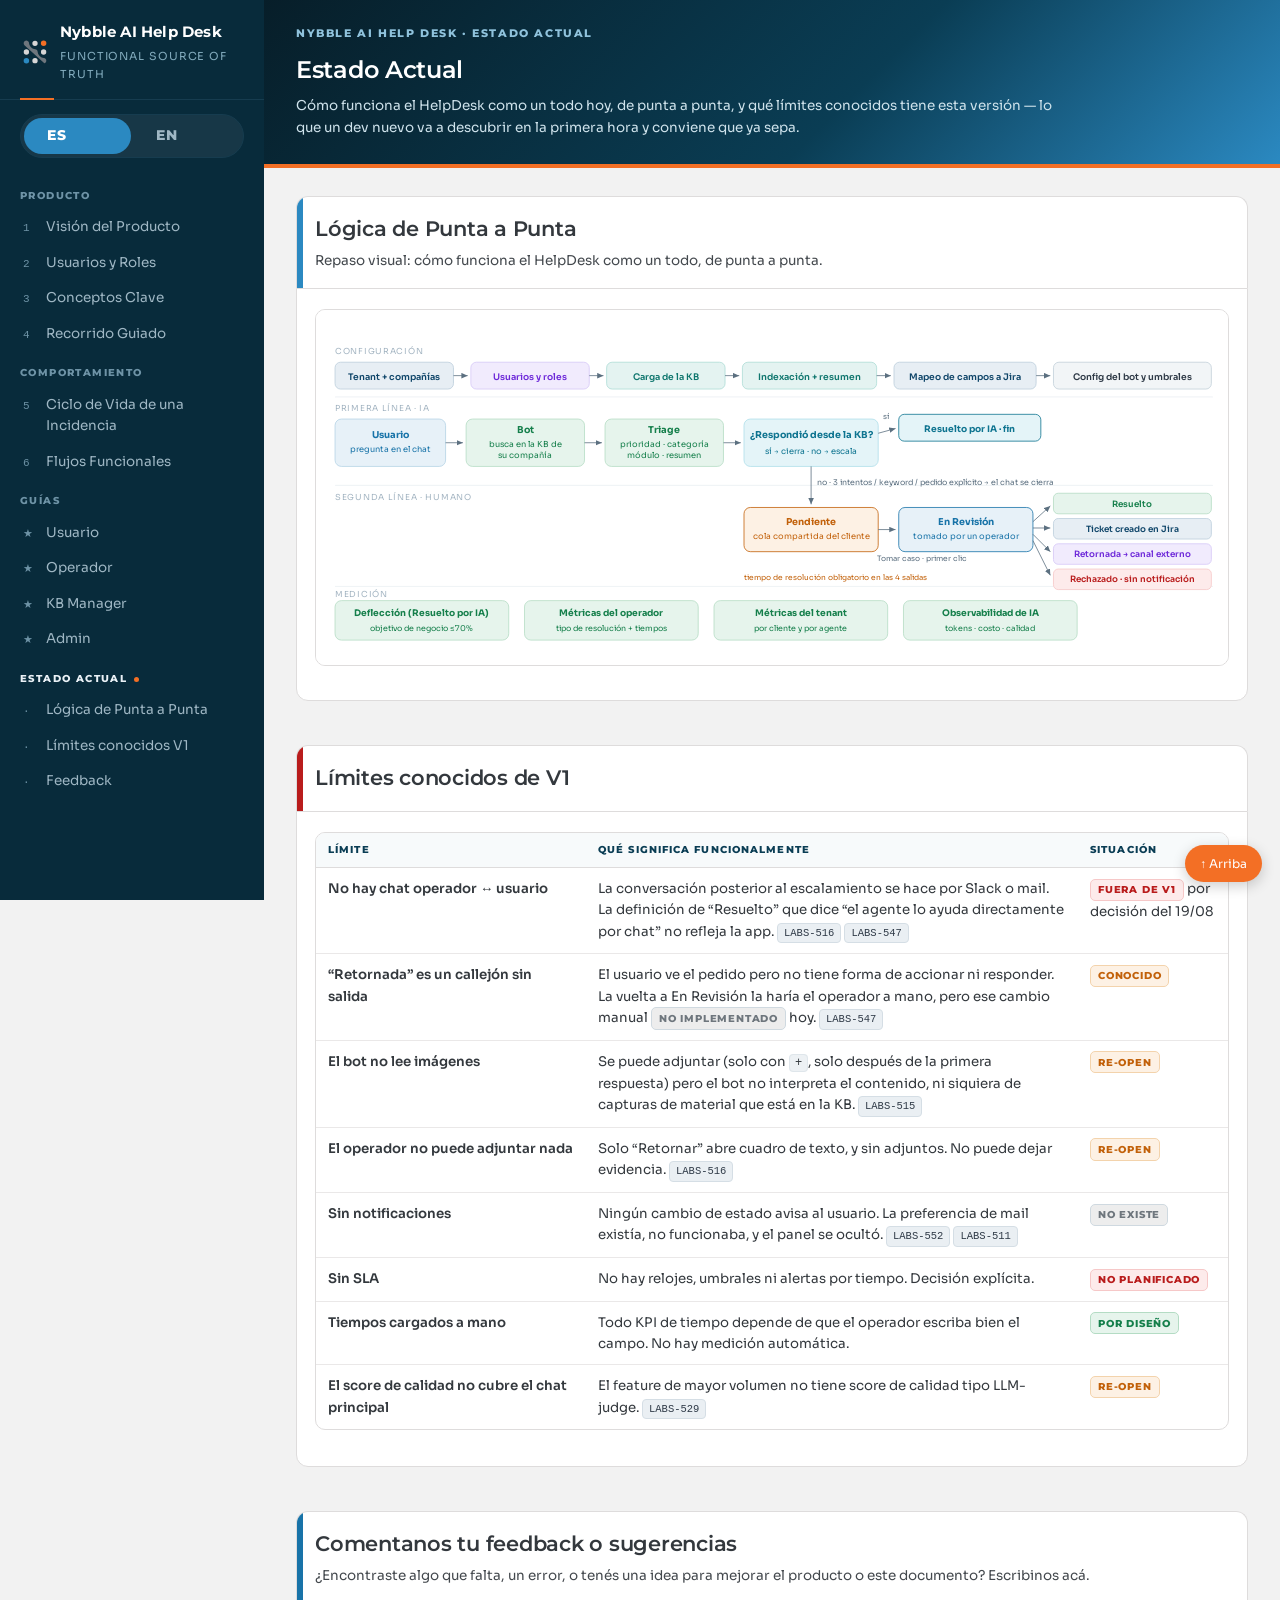
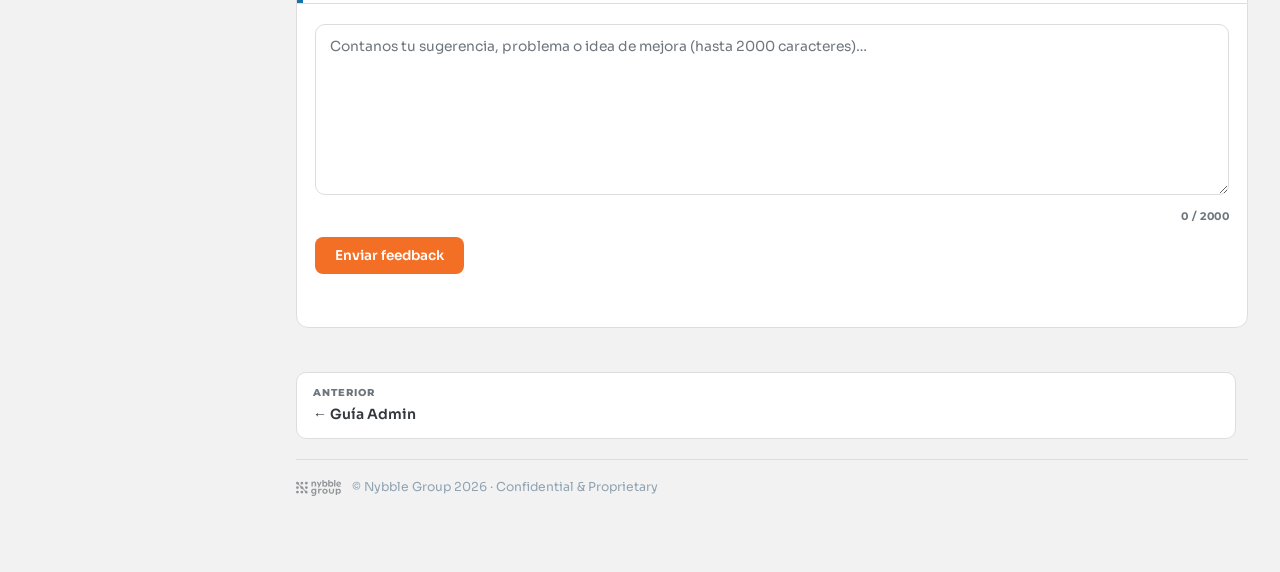
<file: estado-actual.html>
<!DOCTYPE html>
<html lang="es">
<head>
<meta charset="utf-8">
<meta name="viewport" content="width=device-width, initial-scale=1">
<title>Nybble AI Help Desk · Estado Actual</title>
<link rel="preconnect" href="https://fonts.googleapis.com">
<link rel="preconnect" href="https://fonts.gstatic.com" crossorigin>
<link href="https://fonts.googleapis.com/css2?family=Montserrat:wght@500;600;700;800&family=Sora:wght@300;400;500;600;700&display=swap" rel="stylesheet">
<link rel="stylesheet" href="assets/style.css">
</head>
<body>
<div class="shell">

<nav class="side">
  <div class="brand">
    <img class="brand-mark" src="assets/nybble-mark.svg" alt="" width="30" height="30">
    <div class="brand-text">
      <b>Nybble AI Help Desk</b>
      <span>Functional Source of Truth</span>
    </div>
  </div>
  <div class="lang-toggle">
    <a href="#" class="is-current">ES</a>
    <a href="en/estado-actual.html" data-lang-link>EN</a>
  </div>
  <div class="grp">Producto</div>
  <a href="index.html#overview"><i>1</i>Visión del Producto</a>
  <a href="index.html#roles"><i>2</i>Usuarios y Roles</a>
  <a href="index.html#concepts"><i>3</i>Conceptos Clave</a>
  <a href="index.html#access"><i>4</i>Recorrido Guiado</a>
  <div class="grp">Comportamiento</div>
  <a href="comportamiento.html#lifecycle"><i>5</i>Ciclo de Vida de una Incidencia</a>
  <a href="comportamiento.html#flows"><i>6</i>Flujos Funcionales</a>
  <div class="grp">Guías</div>
  <a href="guia-usuario.html"><i>★</i>Usuario</a>
  <a href="guia-operador.html"><i>★</i>Operador</a>
  <a href="guia-kb-manager.html"><i>★</i>KB Manager</a>
  <a href="guia-admin.html"><i>★</i>Admin</a>
  <div class="grp is-here">Estado Actual</div>
  <a href="#e2e"><i>·</i>Lógica de Punta a Punta</a>
  <a href="#limits"><i>·</i>Límites conocidos V1</a>
  <a href="#feedback"><i>·</i>Feedback</a>
</nav>

<main>
<header class="pagehead">
  <div class="wrap">
    <div class="crumb"><a href="index.html">Nybble AI Help Desk</a> · Estado Actual</div>
    <h1>Estado Actual</h1>
    <p>Cómo funciona el HelpDesk como un todo hoy, de punta a punta, y qué límites conocidos tiene esta versión — lo que un dev nuevo va a descubrir en la primera hora y conviene que ya sepa.</p>
  </div>
</header>

<div class="wrap">

<!-- ============ E2E ============ -->
<section id="e2e" style="--accent:var(--c-e2e)">
  <div class="shead"><div><h2>Lógica de Punta a Punta</h2><p>Repaso visual: cómo funciona el HelpDesk como un todo, de punta a punta.</p></div></div>
  <div class="sbody">

    <div class="diagbox">
      <svg viewBox="0 0 1140 430" xmlns="http://www.w3.org/2000/svg" font-family="Sora, Montserrat, -apple-system, Segoe UI, sans-serif">
        <defs><marker id="a3" markerWidth="10" markerHeight="10" refX="8" refY="3.5" orient="auto"><path d="M0,0 L0,7 L8,3.5 z" fill="#5C7080"/></marker></defs>

        <!-- lane labels -->
        <text x="14" y="46" font-size="10.5" fill="#A4B5C2" letter-spacing=".9">CONFIGURACIÓN</text>
        <text x="14" y="118" font-size="10.5" fill="#A4B5C2" letter-spacing=".9">PRIMERA LÍNEA · IA</text>
        <text x="14" y="230" font-size="10.5" fill="#A4B5C2" letter-spacing=".9">SEGUNDA LÍNEA · HUMANO</text>
        <text x="14" y="353" font-size="10.5" fill="#A4B5C2" letter-spacing=".9">MEDICIÓN</text>
        <line x1="14" y1="100" x2="1126" y2="100" stroke="#EAEFF3"/>
        <line x1="14" y1="212" x2="1126" y2="212" stroke="#EAEFF3"/>
        <line x1="14" y1="340" x2="1126" y2="340" stroke="#EAEFF3"/>

        <!-- lane 1: setup -->
        <rect x="14" y="56" width="150" height="34" rx="7" fill="#E7EEF4" stroke="#BCCEDC"/><text x="89" y="78" text-anchor="middle" font-size="11.5" fill="#0F4569" font-weight="600">Tenant + compañías</text>
        <rect x="186" y="56" width="150" height="34" rx="7" fill="#F1EBFD" stroke="#D6C7F7"/><text x="261" y="78" text-anchor="middle" font-size="11.5" fill="#6D28D9" font-weight="600">Usuarios y roles</text>
        <rect x="358" y="56" width="150" height="34" rx="7" fill="#E4F3F1" stroke="#ADDCD5"/><text x="433" y="78" text-anchor="middle" font-size="11.5" fill="#0F766E" font-weight="600">Carga de la KB</text>
        <rect x="530" y="56" width="170" height="34" rx="7" fill="#E4F3F1" stroke="#ADDCD5"/><text x="615" y="78" text-anchor="middle" font-size="11.5" fill="#0F766E" font-weight="600">Indexación + resumen</text>
        <rect x="722" y="56" width="180" height="34" rx="7" fill="#E7EEF4" stroke="#BCCEDC"/><text x="812" y="78" text-anchor="middle" font-size="11.5" fill="#0F4569" font-weight="600">Mapeo de campos a Jira</text>
        <rect x="924" y="56" width="200" height="34" rx="7" fill="#F2F5F7" stroke="#C3D0D9"/><text x="1024" y="78" text-anchor="middle" font-size="11.5" fill="#2E3946" font-weight="600">Config del bot y umbrales</text>
        <line x1="164" y1="73" x2="182" y2="73" stroke="#5C7080" marker-end="url(#a3)"/>
        <line x1="336" y1="73" x2="354" y2="73" stroke="#5C7080" marker-end="url(#a3)"/>
        <line x1="508" y1="73" x2="526" y2="73" stroke="#5C7080" marker-end="url(#a3)"/>
        <line x1="700" y1="73" x2="718" y2="73" stroke="#5C7080" marker-end="url(#a3)"/>
        <line x1="902" y1="73" x2="920" y2="73" stroke="#5C7080" marker-end="url(#a3)"/>

        <!-- lane 2: AI -->
        <rect x="14" y="128" width="140" height="60" rx="8" fill="#E7F1F8" stroke="#B5D3E6"/><text x="84" y="152" text-anchor="middle" font-size="12" font-weight="700" fill="#1873A8">Usuario</text><text x="84" y="170" text-anchor="middle" font-size="10.5" fill="#1873A8">pregunta en el chat</text>
        <rect x="180" y="128" width="150" height="60" rx="8" fill="#E6F4EC" stroke="#B4DCC4"/><text x="255" y="146" text-anchor="middle" font-size="12" font-weight="700" fill="#157F4B">Bot</text><text x="255" y="163" text-anchor="middle" font-size="10.5" fill="#157F4B">busca en la KB de</text><text x="255" y="177" text-anchor="middle" font-size="10.5" fill="#157F4B">su compañía</text>
        <rect x="356" y="128" width="150" height="60" rx="8" fill="#E6F4EC" stroke="#B4DCC4"/><text x="431" y="146" text-anchor="middle" font-size="12" font-weight="700" fill="#157F4B">Triage</text><text x="431" y="163" text-anchor="middle" font-size="10.5" fill="#157F4B">prioridad · categoría</text><text x="431" y="177" text-anchor="middle" font-size="10.5" fill="#157F4B">módulo · resumen</text>
        <rect x="532" y="128" width="170" height="60" rx="8" fill="#E4F4F8" stroke="#AEDFEA"/><text x="617" y="152" text-anchor="middle" font-size="12" font-weight="700" fill="#0E7490">¿Respondió desde la KB?</text><text x="617" y="172" text-anchor="middle" font-size="10.5" fill="#0E7490">sí → cierra · no → escala</text>
        <rect x="728" y="122" width="180" height="34" rx="7" fill="#E4F4F8" stroke="#0E7490"/><text x="818" y="144" text-anchor="middle" font-size="11.5" font-weight="700" fill="#0E7490">Resuelto por IA · fin</text>
        <line x1="154" y1="158" x2="176" y2="158" stroke="#5C7080" marker-end="url(#a3)"/>
        <line x1="330" y1="158" x2="352" y2="158" stroke="#5C7080" marker-end="url(#a3)"/>
        <line x1="506" y1="158" x2="528" y2="158" stroke="#5C7080" marker-end="url(#a3)"/>
        <line x1="702" y1="146" x2="724" y2="140" stroke="#5C7080" marker-end="url(#a3)"/>
        <text x="708" y="128" font-size="9.5" fill="#5C7080">sí</text>

        <!-- to lane 3 -->
        <path d="M617,188 L617,236" fill="none" stroke="#5C7080" marker-end="url(#a3)"/>
        <text x="624" y="212" font-size="10" fill="#5C7080">no · 3 intentos / keyword / pedido explícito → el chat se cierra</text>

        <!-- lane 3: human -->
        <rect x="532" y="240" width="170" height="56" rx="8" fill="#FDF1E4" stroke="#C2610A"/><text x="617" y="262" text-anchor="middle" font-size="12" font-weight="700" fill="#C2610A">Pendiente</text><text x="617" y="280" text-anchor="middle" font-size="10.5" fill="#C2610A">cola compartida del cliente</text>
        <rect x="728" y="240" width="170" height="56" rx="8" fill="#E7F1F8" stroke="#1873A8"/><text x="813" y="262" text-anchor="middle" font-size="12" font-weight="700" fill="#1873A8">En Revisión</text><text x="813" y="280" text-anchor="middle" font-size="10.5" fill="#1873A8">tomado por un operador</text>
        <line x1="702" y1="268" x2="724" y2="268" stroke="#5C7080" marker-end="url(#a3)"/>
        <text x="700" y="308" font-size="9.5" fill="#5C7080">Tomar caso · primer clic</text>

        <rect x="924" y="222" width="200" height="26" rx="6" fill="#E6F4EC" stroke="#B4DCC4"/><text x="1024" y="239" text-anchor="middle" font-size="11" font-weight="600" fill="#157F4B">Resuelto</text>
        <rect x="924" y="254" width="200" height="26" rx="6" fill="#E7EEF4" stroke="#BCCEDC"/><text x="1024" y="271" text-anchor="middle" font-size="11" font-weight="600" fill="#0F4569">Ticket creado en Jira</text>
        <rect x="924" y="286" width="200" height="26" rx="6" fill="#F1EBFD" stroke="#D6C7F7"/><text x="1024" y="303" text-anchor="middle" font-size="11" font-weight="600" fill="#6D28D9">Retornada → canal externo</text>
        <rect x="924" y="318" width="200" height="26" rx="6" fill="#FDEBEB" stroke="#f6c8c8"/><text x="1024" y="335" text-anchor="middle" font-size="11" font-weight="600" fill="#b91c1c">Rechazado · sin notificación</text>
        <line x1="898" y1="258" x2="920" y2="238" stroke="#5C7080" marker-end="url(#a3)"/>
        <line x1="898" y1="266" x2="920" y2="266" stroke="#5C7080" marker-end="url(#a3)"/>
        <line x1="898" y1="274" x2="920" y2="296" stroke="#5C7080" marker-end="url(#a3)"/>
        <line x1="898" y1="282" x2="920" y2="326" stroke="#5C7080" marker-end="url(#a3)"/>
        <text x="532" y="332" font-size="9.5" fill="#C2610A">tiempo de resolución obligatorio en las 4 salidas</text>

        <!-- lane 4 -->
        <rect x="14" y="358" width="220" height="50" rx="8" fill="#E6F4EC" stroke="#B4DCC4"/><text x="124" y="378" text-anchor="middle" font-size="11.5" font-weight="700" fill="#157F4B">Deflección (Resuelto por IA)</text><text x="124" y="396" text-anchor="middle" font-size="10" fill="#157F4B">objetivo de negocio ≤70%</text>
        <rect x="254" y="358" width="220" height="50" rx="8" fill="#E6F4EC" stroke="#B4DCC4"/><text x="364" y="378" text-anchor="middle" font-size="11.5" font-weight="700" fill="#157F4B">Métricas del operador</text><text x="364" y="396" text-anchor="middle" font-size="10" fill="#157F4B">tipo de resolución + tiempos</text>
        <rect x="494" y="358" width="220" height="50" rx="8" fill="#E6F4EC" stroke="#B4DCC4"/><text x="604" y="378" text-anchor="middle" font-size="11.5" font-weight="700" fill="#157F4B">Métricas del tenant</text><text x="604" y="396" text-anchor="middle" font-size="10" fill="#157F4B">por cliente y por agente</text>
        <rect x="734" y="358" width="220" height="50" rx="8" fill="#E6F4EC" stroke="#B4DCC4"/><text x="844" y="378" text-anchor="middle" font-size="11.5" font-weight="700" fill="#157F4B">Observabilidad de IA</text><text x="844" y="396" text-anchor="middle" font-size="10" fill="#157F4B">tokens · costo · calidad</text>
      </svg>
    </div>
  </div>
</section>

<!-- ============ LIMITS ============ -->
<section id="limits" style="--accent:#B91C1C">
  <div class="shead"><div><h2>Límites conocidos de V1</h2></div></div>
  <div class="sbody">
    <div class="tw">
      <table>
        <thead><tr><th style="width:270px">Límite</th><th>Qué significa funcionalmente</th><th style="width:150px">Situación</th></tr></thead>
        <tbody>
          <tr><td><b>No hay chat operador ↔ usuario</b></td><td>La conversación posterior al escalamiento se hace por Slack o mail. La definición de “Resuelto” que dice “el agente lo ayuda directamente por chat” no refleja la app. <a class="tag" href="https://nybblegroup.atlassian.net/browse/LABS-516" target="_blank">LABS-516</a> <a class="tag" href="https://nybblegroup.atlassian.net/browse/LABS-547" target="_blank">LABS-547</a></td><td><span class="mark m-nogo">fuera de V1</span> por decisión del 19/08</td></tr>
          <tr><td><b>“Retornada” es un callejón sin salida</b></td><td>El usuario ve el pedido pero no tiene forma de accionar ni responder. La vuelta a En Revisión la haría el operador a mano, pero ese cambio manual <span class="mark m-tbd">No implementado</span> hoy. <a class="tag" href="https://nybblegroup.atlassian.net/browse/LABS-547" target="_blank">LABS-547</a></td><td><span class="mark m-open">conocido</span></td></tr>
          <tr><td><b>El bot no lee imágenes</b></td><td>Se puede adjuntar (solo con <code>+</code>, solo después de la primera respuesta) pero el bot no interpreta el contenido, ni siquiera de capturas de material que está en la KB. <a class="tag" href="https://nybblegroup.atlassian.net/browse/LABS-515" target="_blank">LABS-515</a></td><td><span class="mark m-open">Re-open</span></td></tr>
          <tr><td><b>El operador no puede adjuntar nada</b></td><td>Solo “Retornar” abre cuadro de texto, y sin adjuntos. No puede dejar evidencia. <a class="tag" href="https://nybblegroup.atlassian.net/browse/LABS-516" target="_blank">LABS-516</a></td><td><span class="mark m-open">Re-open</span></td></tr>
          <tr><td><b>Sin notificaciones</b></td><td>Ningún cambio de estado avisa al usuario. La preferencia de mail existía, no funcionaba, y el panel se ocultó. <a class="tag" href="https://nybblegroup.atlassian.net/browse/LABS-552" target="_blank">LABS-552</a> <a class="tag" href="https://nybblegroup.atlassian.net/browse/LABS-511" target="_blank">LABS-511</a></td><td><span class="mark m-tbd">no existe</span></td></tr>
          <tr><td><b>Sin SLA</b></td><td>No hay relojes, umbrales ni alertas por tiempo. Decisión explícita.</td><td><span class="mark m-nogo">no planificado</span></td></tr>
          <tr><td><b>Tiempos cargados a mano</b></td><td>Todo KPI de tiempo depende de que el operador escriba bien el campo. No hay medición automática.</td><td><span class="mark m-imp">por diseño</span></td></tr>
          <tr><td><b>El score de calidad no cubre el chat principal</b></td><td>El feature de mayor volumen no tiene score de calidad tipo LLM-judge. <a class="tag" href="https://nybblegroup.atlassian.net/browse/LABS-529" target="_blank">LABS-529</a></td><td><span class="mark m-open">Re-open</span></td></tr>
        </tbody>
      </table>
    </div>
  </div>
</section>

<!-- ============ FEEDBACK ============ -->
<section id="feedback" style="--accent:#1873A8">
  <div class="shead"><div><h2>Comentanos tu feedback o sugerencias</h2><p>¿Encontraste algo que falta, un error, o tenés una idea para mejorar el producto o este documento? Escribinos acá.</p></div></div>
  <div class="sbody">
    <form id="feedback-form">
      <textarea id="feedback-text" name="feedback" rows="7" maxlength="2000" placeholder="Contanos tu sugerencia, problema o idea de mejora (hasta 2000 caracteres)…" required></textarea>
      <div class="feedback-meta"><span id="feedback-count">0 / 2000</span></div>
      <button type="submit" id="feedback-submit">Enviar feedback</button>
      <p id="feedback-status" class="mini" aria-live="polite"></p>
    </form>
  </div>
</section>

<div class="pager">
  <a class="prev" href="guia-admin.html"><span class="d">Anterior</span><span class="t">← Guía Admin</span></a>
  <span></span>
</div>

<footer>
  <img src="assets/nybble-wordmark.svg" alt="Nybble Group" height="16" style="opacity:.55;vertical-align:middle;margin-right:8px">
  <span style="color:#8FA3B1">© Nybble Group 2026 · Confidential &amp; Proprietary</span>
</footer>

</div><!-- /wrap -->
</main>
</div><!-- /shell -->
<a class="toplink" href="#">↑ Arriba</a>
<script src="assets/steps.js"></script>
<script src="assets/feedback.js"></script>
<script src="assets/lang.js"></script>
</body>
</html>
</file>
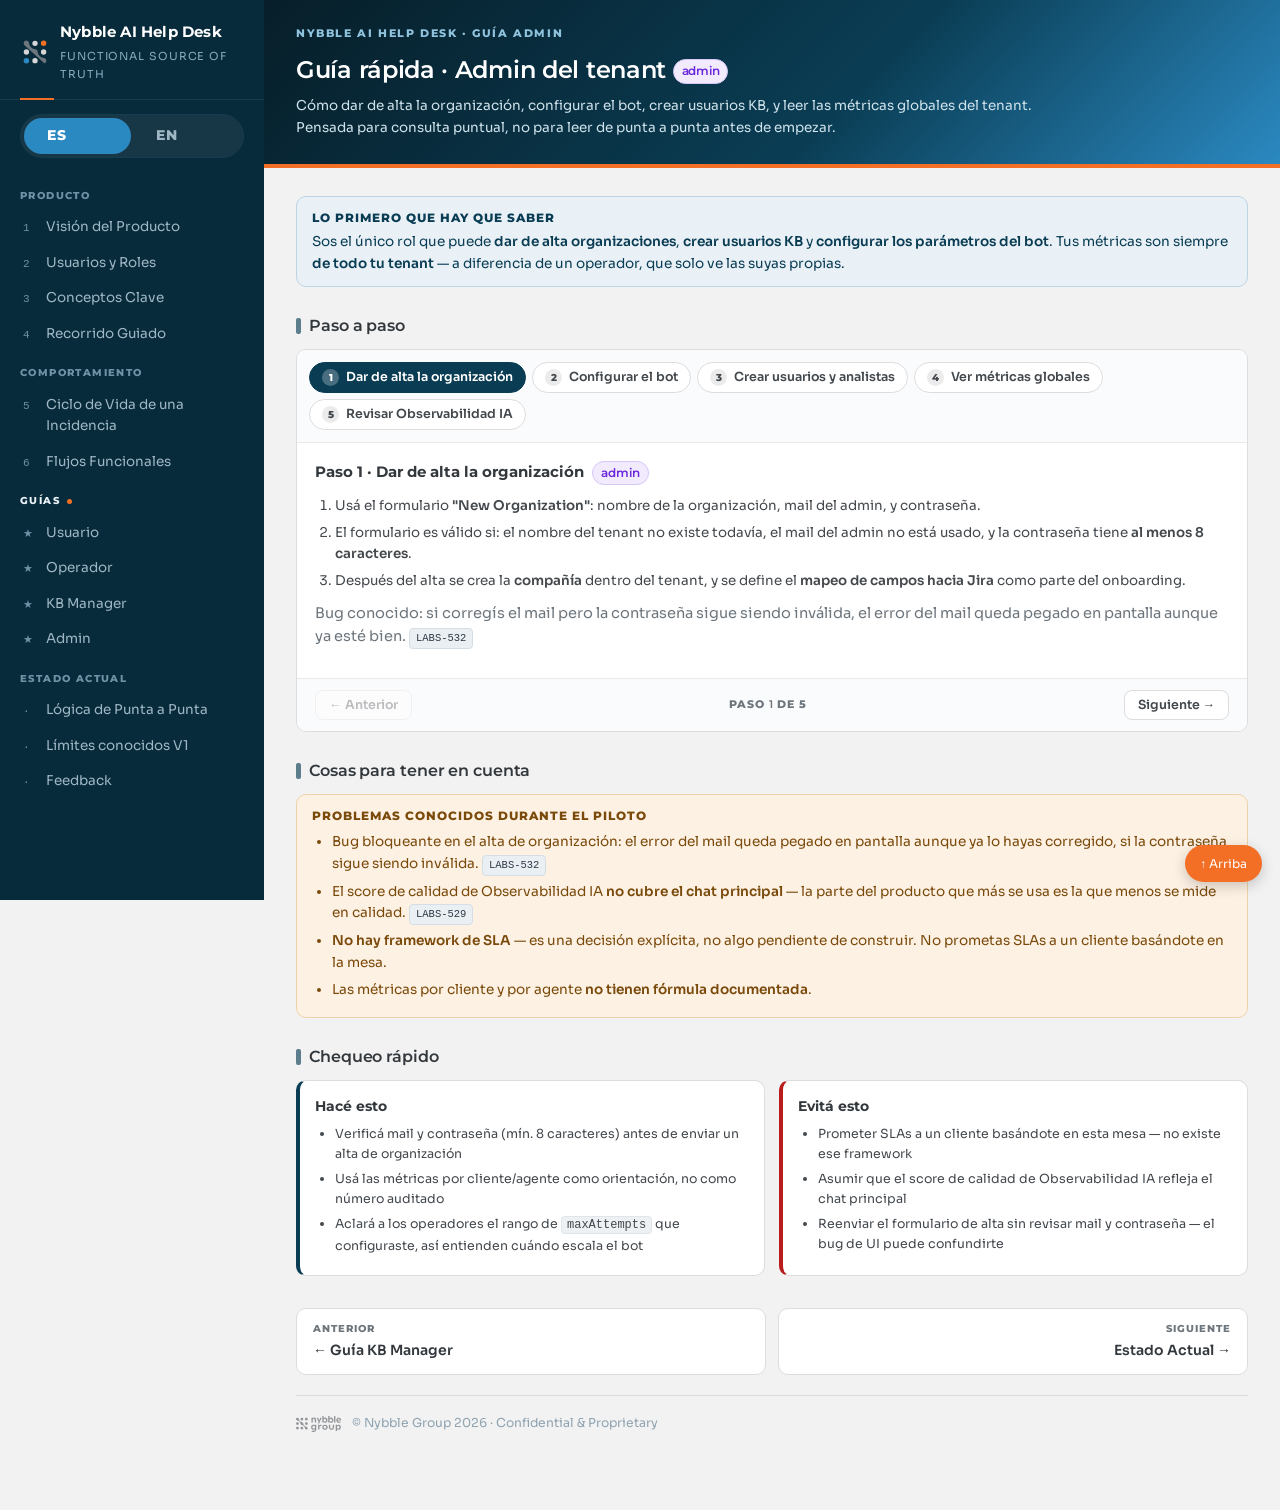
<file: guia-admin.html>
<!DOCTYPE html>
<html lang="es">
<head>
<meta charset="utf-8">
<meta name="viewport" content="width=device-width, initial-scale=1">
<title>Nybble AI Help Desk · Guía Admin</title>
<link rel="preconnect" href="https://fonts.googleapis.com">
<link rel="preconnect" href="https://fonts.gstatic.com" crossorigin>
<link href="https://fonts.googleapis.com/css2?family=Montserrat:wght@500;600;700;800&family=Sora:wght@300;400;500;600;700&display=swap" rel="stylesheet">
<link rel="stylesheet" href="assets/style.css">
</head>
<body>
<div class="shell">

<nav class="side">
  <div class="brand">
    <img class="brand-mark" src="assets/nybble-mark.svg" alt="" width="30" height="30">
    <div class="brand-text">
      <b>Nybble AI Help Desk</b>
      <span>Functional Source of Truth</span>
    </div>
  </div>
  <div class="lang-toggle">
    <a href="#" class="is-current">ES</a>
    <a href="en/guia-admin.html" data-lang-link>EN</a>
  </div>
  <div class="grp">Producto</div>
  <a href="index.html#overview"><i>1</i>Visión del Producto</a>
  <a href="index.html#roles"><i>2</i>Usuarios y Roles</a>
  <a href="index.html#concepts"><i>3</i>Conceptos Clave</a>
  <a href="index.html#access"><i>4</i>Recorrido Guiado</a>
  <div class="grp">Comportamiento</div>
  <a href="comportamiento.html#lifecycle"><i>5</i>Ciclo de Vida de una Incidencia</a>
  <a href="comportamiento.html#flows"><i>6</i>Flujos Funcionales</a>
  <div class="grp is-here">Guías</div>
  <a href="guia-usuario.html"><i>★</i>Usuario</a>
  <a href="guia-operador.html"><i>★</i>Operador</a>
  <a href="guia-kb-manager.html"><i>★</i>KB Manager</a>
  <a href="guia-admin.html"><i>★</i>Admin</a>
  <div class="grp">Estado Actual</div>
  <a href="estado-actual.html#e2e"><i>·</i>Lógica de Punta a Punta</a>
  <a href="estado-actual.html#limits"><i>·</i>Límites conocidos V1</a>
  <a href="estado-actual.html#feedback"><i>·</i>Feedback</a>
</nav>

<main>
<header class="pagehead">
  <div class="wrap">
    <div class="crumb"><a href="index.html">Nybble AI Help Desk</a> · Guía Admin</div>
    <h1>Guía rápida · Admin del tenant <span class="b b-admin" style="vertical-align:middle">admin</span></h1>
    <p>Cómo dar de alta la organización, configurar el bot, crear usuarios KB, y leer las métricas globales del tenant. Pensada para consulta puntual, no para leer de punta a punta antes de empezar.</p>
  </div>
</header>

<div class="wrap">

<div class="callout c-info">
  <b>Lo primero que hay que saber</b>
  Sos el único rol que puede <b>dar de alta organizaciones</b>, <b>crear usuarios KB</b> y <b>configurar los parámetros del bot</b>. Tus métricas son siempre <b>de todo tu tenant</b> — a diferencia de un operador, que solo ve las suyas propias.
</div>

<h3>Paso a paso</h3>
<div class="steps" data-steps>
  <div class="steps-nav" role="tablist" aria-label="Pasos de configuración y administración">
    <button class="steps-tab is-active" role="tab" aria-selected="true" data-step="1"><span class="steps-tab-n">1</span>Dar de alta la organización</button>
    <button class="steps-tab" role="tab" aria-selected="false" data-step="2"><span class="steps-tab-n">2</span>Configurar el bot</button>
    <button class="steps-tab" role="tab" aria-selected="false" data-step="3"><span class="steps-tab-n">3</span>Crear usuarios y analistas</button>
    <button class="steps-tab" role="tab" aria-selected="false" data-step="4"><span class="steps-tab-n">4</span>Ver métricas globales</button>
    <button class="steps-tab" role="tab" aria-selected="false" data-step="5"><span class="steps-tab-n">5</span>Revisar Observabilidad IA</button>
  </div>

  <div class="steps-body">
  <div class="steps-panel is-active" role="tabpanel" data-step-panel="1">
    <h5>Paso 1 · Dar de alta la organización <span class="b b-admin">admin</span></h5>
    <ol>
      <li>Usá el formulario <b>"New Organization"</b>: nombre de la organización, mail del admin, y contraseña.</li>
      <li>El formulario es válido si: el nombre del tenant no existe todavía, el mail del admin no está usado, y la contraseña tiene <b>al menos 8 caracteres</b>.</li>
      <li>Después del alta se crea la <b>compañía</b> dentro del tenant, y se define el <b>mapeo de campos hacia Jira</b> como parte del onboarding.</li>
    </ol>
    <p class="mini" style="color:var(--ink3)">Bug conocido: si corregís el mail pero la contraseña sigue siendo inválida, el error del mail queda pegado en pantalla aunque ya esté bien. <a class="tag" href="https://nybblegroup.atlassian.net/browse/LABS-532" target="_blank">LABS-532</a></p>
  </div>
  <div class="steps-panel" role="tabpanel" data-step-panel="2">
    <h5>Paso 2 · Configurar el bot <span class="b b-admin">admin</span></h5>
    <ul>
      <li><code>maxAttempts</code> — cuántos intentos fallidos de búsqueda en KB fuerzan un escalamiento (2–5, default 3).</li>
      <li><code>maxMessagesPerSession</code> — tope de mensajes por sesión de chat.</li>
      <li>Umbral de confianza de la búsqueda en KB.</li>
      <li>Nombre y tono del bot.</li>
    </ul>
  </div>
  <div class="steps-panel" role="tabpanel" data-step-panel="3">
    <h5>Paso 3 · Crear usuarios y analistas <span class="b b-admin">admin</span></h5>
    <ol>
      <li>Sos el único rol que puede crear usuarios con el rol <b>KB Manager</b>.</li>
      <li>Si un KB Manager no ve la sección Base de Conocimiento en su menú, es porque no tiene el rol asignado — te lo van a pedir a vos.</li>
      <li>También creás y administrás a los <b>Analistas</b> (Agentes/Operadores) desde <b>Gestión de Analistas → + Nuevo analista</b>.</li>
      <li>A cada analista le asignás <b>una o varias compañías</b> — de eso depende qué escalamientos va a ver en su Bandeja. Podés editar esa asignación en cualquier momento, o bloquear su acceso, desde la misma pantalla.</li>
    </ol>
  </div>
  <div class="steps-panel" role="tabpanel" data-step-panel="4">
    <h5>Paso 4 · Ver métricas globales del tenant <span class="b b-admin">admin</span></h5>
    <ul>
      <li><b>Tickets y tiempos por cliente</b> — qué compañía consume más soporte.</li>
      <li><b>Tickets y tiempos por agente humano</b> — la contracara agregada de "Mi Rendimiento" de cada operador.</li>
    </ul>
    <p class="mini" style="color:var(--ink3)">Ninguna de las dos vistas tiene fórmula documentada — tomalas como orientación, no como número auditado.</p>
  </div>
  <div class="steps-panel" role="tabpanel" data-step-panel="5">
    <h5>Paso 5 · Revisar Observabilidad IA <span class="b b-admin">admin</span></h5>
    <ul>
      <li><b>Configuración → Observabilidad IA</b>: tokens, costo, score de calidad, eficiencia de matching de KB, filtros por fecha/modelo/feature.</li>
      <li>El <b>score de calidad</b> (LLM-as-a-judge) <b>excluye el chat principal</b> — ~85% del tráfico total no tiene medición de calidad.</li>
      <li>La <b>eficiencia de matching KB</b> sí cubre el chat principal, pero mide si el retrieval encontró algo relevante, no la calidad de la respuesta final.</li>
    </ul>
  </div>
  </div>

  <div class="steps-footer">
    <button class="steps-prev" disabled>← Anterior</button>
    <span class="steps-progress">Paso <b data-step-current>1</b> de 5</span>
    <button class="steps-next">Siguiente →</button>
  </div>
</div>

<h3>Cosas para tener en cuenta</h3>
<div class="callout c-warn">
  <b>Problemas conocidos durante el piloto</b>
  <ul style="margin:6px 0 0">
    <li>Bug bloqueante en el alta de organización: el error del mail queda pegado en pantalla aunque ya lo hayas corregido, si la contraseña sigue siendo inválida. <a class="tag" href="https://nybblegroup.atlassian.net/browse/LABS-532" target="_blank">LABS-532</a></li>
    <li>El score de calidad de Observabilidad IA <b>no cubre el chat principal</b> — la parte del producto que más se usa es la que menos se mide en calidad. <a class="tag" href="https://nybblegroup.atlassian.net/browse/LABS-529" target="_blank">LABS-529</a></li>
    <li><b>No hay framework de SLA</b> — es una decisión explícita, no algo pendiente de construir. No prometas SLAs a un cliente basándote en la mesa.</li>
    <li>Las métricas por cliente y por agente <b>no tienen fórmula documentada</b>.</li>
  </ul>
</div>

<h3>Chequeo rápido</h3>
<div class="grid g2">
  <div class="card acc">
    <h5>Hacé esto</h5>
    <ul class="mini" style="margin-bottom:0">
      <li>Verificá mail y contraseña (mín. 8 caracteres) antes de enviar un alta de organización</li>
      <li>Usá las métricas por cliente/agente como orientación, no como número auditado</li>
      <li>Aclará a los operadores el rango de <code>maxAttempts</code> que configuraste, así entienden cuándo escala el bot</li>
    </ul>
  </div>
  <div class="card" style="border-left:4px solid var(--bad)">
    <h5>Evitá esto</h5>
    <ul class="mini" style="margin-bottom:0">
      <li>Prometer SLAs a un cliente basándote en esta mesa — no existe ese framework</li>
      <li>Asumir que el score de calidad de Observabilidad IA refleja el chat principal</li>
      <li>Reenviar el formulario de alta sin revisar mail y contraseña — el bug de UI puede confundirte</li>
    </ul>
  </div>
</div>

<div class="pager">
  <a class="prev" href="guia-kb-manager.html"><span class="d">Anterior</span><span class="t">← Guía KB Manager</span></a>
  <a class="next" href="estado-actual.html"><span class="d">Siguiente</span><span class="t">Estado Actual →</span></a>
</div>

<footer>
  <img src="assets/nybble-wordmark.svg" alt="Nybble Group" height="16" style="opacity:.55;vertical-align:middle;margin-right:8px">
  <span style="color:#8FA3B1">© Nybble Group 2026 · Confidential &amp; Proprietary</span>
</footer>

</div><!-- /wrap -->
</main>
</div><!-- /shell -->
<a class="toplink" href="#">↑ Arriba</a>
<script src="assets/steps.js"></script>
<script src="assets/lang.js"></script>
</body>
</html>
</file>
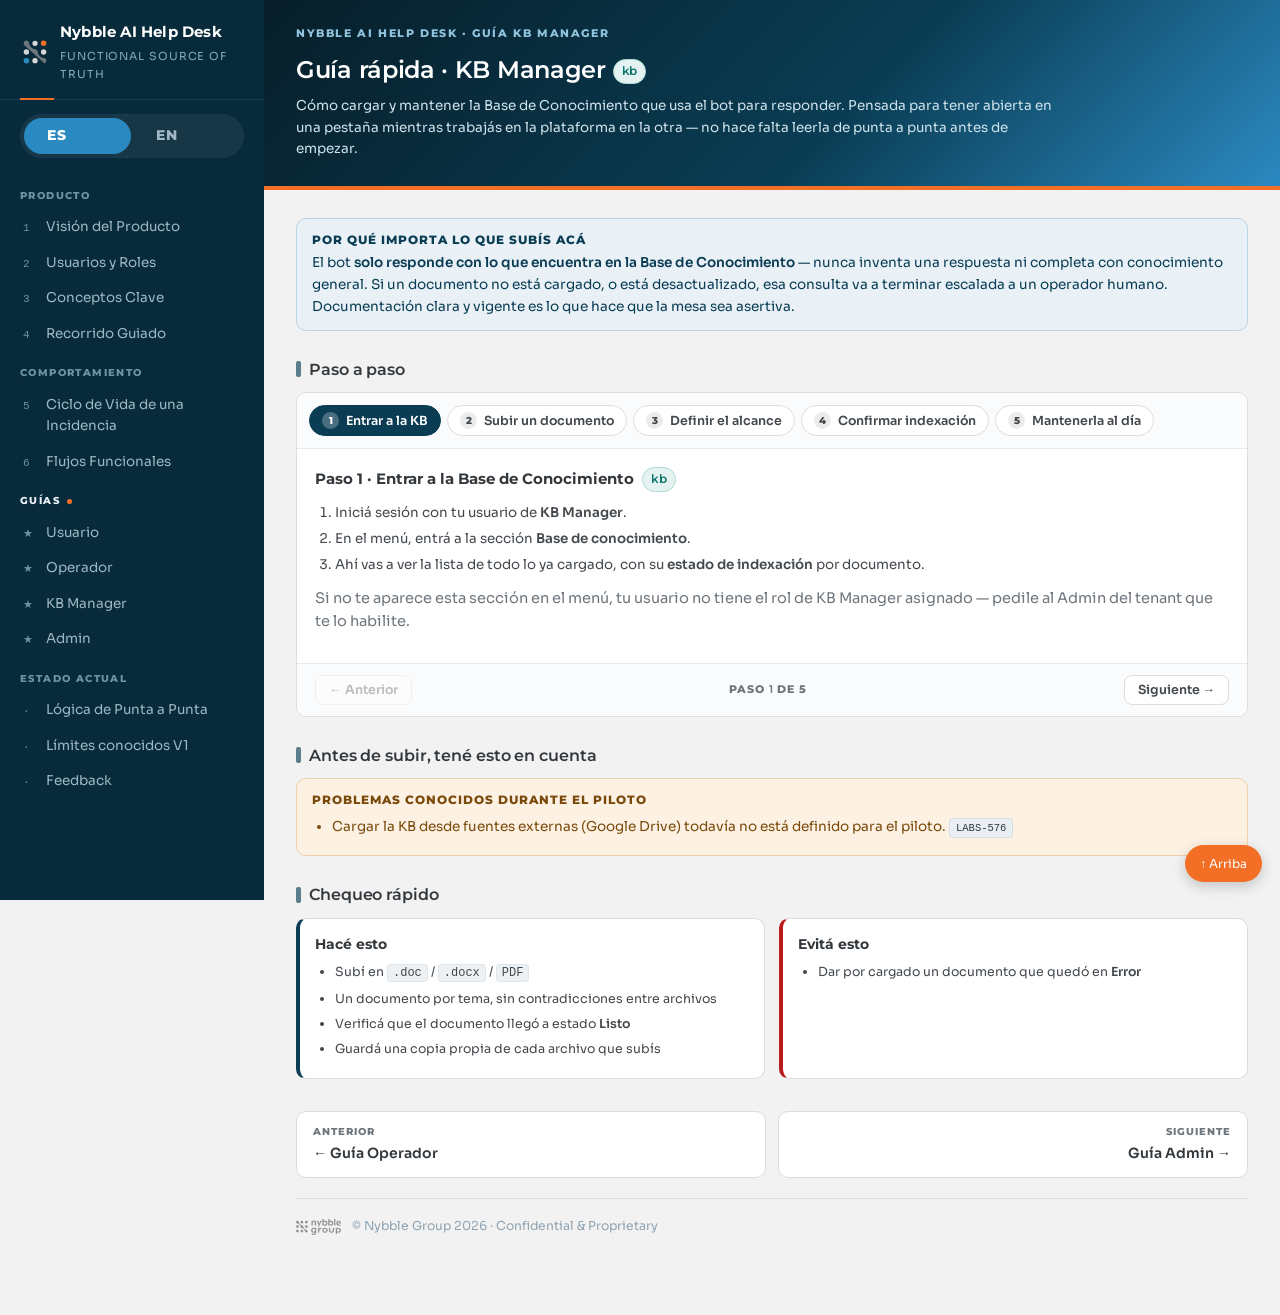
<file: guia-kb-manager.html>
<!DOCTYPE html>
<html lang="es">
<head>
<meta charset="utf-8">
<meta name="viewport" content="width=device-width, initial-scale=1">
<title>Nybble AI Help Desk · Guía KB Manager</title>
<link rel="preconnect" href="https://fonts.googleapis.com">
<link rel="preconnect" href="https://fonts.gstatic.com" crossorigin>
<link href="https://fonts.googleapis.com/css2?family=Montserrat:wght@500;600;700;800&family=Sora:wght@300;400;500;600;700&display=swap" rel="stylesheet">
<link rel="stylesheet" href="assets/style.css">
</head>
<body>
<div class="shell">

<nav class="side">
  <div class="brand">
    <img class="brand-mark" src="assets/nybble-mark.svg" alt="" width="30" height="30">
    <div class="brand-text">
      <b>Nybble AI Help Desk</b>
      <span>Functional Source of Truth</span>
    </div>
  </div>
  <div class="lang-toggle">
    <a href="#" class="is-current">ES</a>
    <a href="en/guia-kb-manager.html" data-lang-link>EN</a>
  </div>
  <div class="grp">Producto</div>
  <a href="index.html#overview"><i>1</i>Visión del Producto</a>
  <a href="index.html#roles"><i>2</i>Usuarios y Roles</a>
  <a href="index.html#concepts"><i>3</i>Conceptos Clave</a>
  <a href="index.html#access"><i>4</i>Recorrido Guiado</a>
  <div class="grp">Comportamiento</div>
  <a href="comportamiento.html#lifecycle"><i>5</i>Ciclo de Vida de una Incidencia</a>
  <a href="comportamiento.html#flows"><i>6</i>Flujos Funcionales</a>
  <div class="grp is-here">Guías</div>
  <a href="guia-usuario.html"><i>★</i>Usuario</a>
  <a href="guia-operador.html"><i>★</i>Operador</a>
  <a href="guia-kb-manager.html"><i>★</i>KB Manager</a>
  <a href="guia-admin.html"><i>★</i>Admin</a>
  <div class="grp">Estado Actual</div>
  <a href="estado-actual.html#e2e"><i>·</i>Lógica de Punta a Punta</a>
  <a href="estado-actual.html#limits"><i>·</i>Límites conocidos V1</a>
  <a href="estado-actual.html#feedback"><i>·</i>Feedback</a>
</nav>

<main>
<header class="pagehead">
  <div class="wrap">
    <div class="crumb"><a href="index.html">Nybble AI Help Desk</a> · Guía KB Manager</div>
    <h1>Guía rápida · KB Manager <span class="b b-kb" style="vertical-align:middle">kb</span></h1>
    <p>Cómo cargar y mantener la Base de Conocimiento que usa el bot para responder. Pensada para tener abierta en una pestaña mientras trabajás en la plataforma en la otra — no hace falta leerla de punta a punta antes de empezar.</p>
  </div>
</header>

<div class="wrap">

<div class="callout c-info">
  <b>Por qué importa lo que subís acá</b>
  El bot <b>solo responde con lo que encuentra en la Base de Conocimiento</b> — nunca inventa una respuesta ni completa con conocimiento general. Si un documento no está cargado, o está desactualizado, esa consulta va a terminar escalada a un operador humano. Documentación clara y vigente es lo que hace que la mesa sea asertiva.
</div>

<h3>Paso a paso</h3>
<div class="steps" data-steps>
  <div class="steps-nav" role="tablist" aria-label="Pasos para cargar la Base de Conocimiento">
    <button class="steps-tab is-active" role="tab" aria-selected="true" data-step="1"><span class="steps-tab-n">1</span>Entrar a la KB</button>
    <button class="steps-tab" role="tab" aria-selected="false" data-step="2"><span class="steps-tab-n">2</span>Subir un documento</button>
    <button class="steps-tab" role="tab" aria-selected="false" data-step="3"><span class="steps-tab-n">3</span>Definir el alcance</button>
    <button class="steps-tab" role="tab" aria-selected="false" data-step="4"><span class="steps-tab-n">4</span>Confirmar indexación</button>
    <button class="steps-tab" role="tab" aria-selected="false" data-step="5"><span class="steps-tab-n">5</span>Mantenerla al día</button>
  </div>

  <div class="steps-body">
  <div class="steps-panel is-active" role="tabpanel" data-step-panel="1">
    <h5>Paso 1 · Entrar a la Base de Conocimiento <span class="b b-kb">kb</span></h5>
    <ol>
      <li>Iniciá sesión con tu usuario de <b>KB Manager</b>.</li>
      <li>En el menú, entrá a la sección <b>Base de conocimiento</b>.</li>
      <li>Ahí vas a ver la lista de todo lo ya cargado, con su <b>estado de indexación</b> por documento.</li>
    </ol>
    <p class="mini" style="color:var(--ink3)">Si no te aparece esta sección en el menú, tu usuario no tiene el rol de KB Manager asignado — pedile al Admin del tenant que te lo habilite.</p>
  </div>

  <div class="steps-panel" role="tabpanel" data-step-panel="2">
    <h5>Paso 2 · Subir un documento <span class="b b-kb">kb</span></h5>
    <ol>
      <li>Desde la Base de conocimiento, buscá la opción para <b>subir un documento nuevo</b> y seleccioná el archivo.</li>
      <li>Formato recomendado: <code>.doc</code> / <code>.docx</code> / <code>PDF</code> por ahora.</li>
      <li>La carga es de <b>un documento a la vez</b>. Repetí el paso para cada archivo.</li>
      <li>Después de subir, la mesa dispara sola la indexación — no hace falta ninguna acción adicional de tu parte.</li>
    </ol>
  </div>

  <div class="steps-panel" role="tabpanel" data-step-panel="3">
    <h5>Paso 3 · Definir el alcance <span class="b b-kb">kb</span></h5>
    <ol>
      <li>Al subir, podés <b>asignar el documento a una o varias compañías</b> del tenant.</li>
      <li>Si <b>no asignás ninguna</b>, el documento queda <b>tenant-wide</b>: disponible para todas las compañías del tenant.</li>
      <li>Si le asignás una o más compañías, el bot <b>solo</b> lo va a usar para responder consultas de esas compañías puntuales.</li>
    </ol>
    <p class="mini" style="color:var(--ink3)">Usalo para separar contenido que no debería cruzarse entre clientes o áreas — por ejemplo, políticas internas de una compañía específica.</p>
  </div>

  <div class="steps-panel" role="tabpanel" data-step-panel="4">
    <h5>Paso 4 · Confirmar que indexó bien <span class="b b-kb">kb</span></h5>
    <ol>
      <li>Cada documento pasa por: <b>Pendiente → Indexando → Listo</b> (o <b>Error</b>).</li>
      <li>Un documento recién subido <b>no está disponible para el bot hasta que llega a "Listo"</b>.</li>
      <li>Si queda en <b>Error</b>: no se va a usar para responder. Revisá el formato del archivo y volvé a intentar la carga.</li>
    </ol>
    <p class="mini" style="color:var(--ink3)">El resumen de temas de la KB (lo que ve el bot para saber qué está fuera de alcance) se regenera solo cada vez que subís, sincronizás o cambia el estado de un documento — no tenés que hacer nada manual para eso.</p>
  </div>

  <div class="steps-panel" role="tabpanel" data-step-panel="5">
    <h5>Paso 5 · Mantenerla al día <span class="b b-kb">kb</span></h5>
    <ul>
      <li><b>Contenido claro y vigente:</b> el bot responde literalmente con lo que hay ahí adentro, así que un documento ambiguo produce una respuesta ambigua.</li>
      <li><b>Evitá contenido contradictorio</b> entre dos documentos sobre el mismo tema — el bot no tiene forma de elegir cuál es el correcto.</li>
      <li><b>¿Cambió una política o un proceso?</b> Volvé a subir la versión actualizada; no hay edición inline del contenido ya cargado.</li>
      <li>Revisá de tanto en tanto que no queden documentos en estado <b>Error</b> sin resolver.</li>
    </ul>
  </div>
  </div>

  <div class="steps-footer">
    <button class="steps-prev" disabled>← Anterior</button>
    <span class="steps-progress">Paso <b data-step-current>1</b> de 5</span>
    <button class="steps-next">Siguiente →</button>
  </div>
</div>

<h3>Antes de subir, tené esto en cuenta</h3>
<div class="callout c-warn">
  <b>Problemas conocidos durante el piloto</b>
  <ul style="margin:6px 0 0">
    <li>Cargar la KB desde fuentes externas (Google Drive) todavía no está definido para el piloto. <a class="tag" href="https://nybblegroup.atlassian.net/browse/LABS-576" target="_blank">LABS-576</a></li>
  </ul>
</div>

<h3>Chequeo rápido</h3>
<div class="grid g2">
  <div class="card acc">
    <h5>Hacé esto</h5>
    <ul class="mini" style="margin-bottom:0">
      <li>Subí en <code>.doc</code> / <code>.docx</code> / <code>PDF</code></li>
      <li>Un documento por tema, sin contradicciones entre archivos</li>
      <li>Verificá que el documento llegó a estado <b>Listo</b></li>
      <li>Guardá una copia propia de cada archivo que subís</li>
    </ul>
  </div>
  <div class="card" style="border-left:4px solid var(--bad)">
    <h5>Evitá esto</h5>
    <ul class="mini" style="margin-bottom:0">
      <li>Dar por cargado un documento que quedó en <b>Error</b></li>
    </ul>
  </div>
</div>

<div class="pager">
  <a class="prev" href="guia-operador.html"><span class="d">Anterior</span><span class="t">← Guía Operador</span></a>
  <a class="next" href="guia-admin.html"><span class="d">Siguiente</span><span class="t">Guía Admin →</span></a>
</div>

<footer>
  <img src="assets/nybble-wordmark.svg" alt="Nybble Group" height="16" style="opacity:.55;vertical-align:middle;margin-right:8px">
  <span style="color:#8FA3B1">© Nybble Group 2026 · Confidential &amp; Proprietary</span>
</footer>

</div><!-- /wrap -->
</main>
</div><!-- /shell -->
<a class="toplink" href="#">↑ Arriba</a>
<script src="assets/steps.js"></script>
<script src="assets/lang.js"></script>
</body>
</html>
</file>
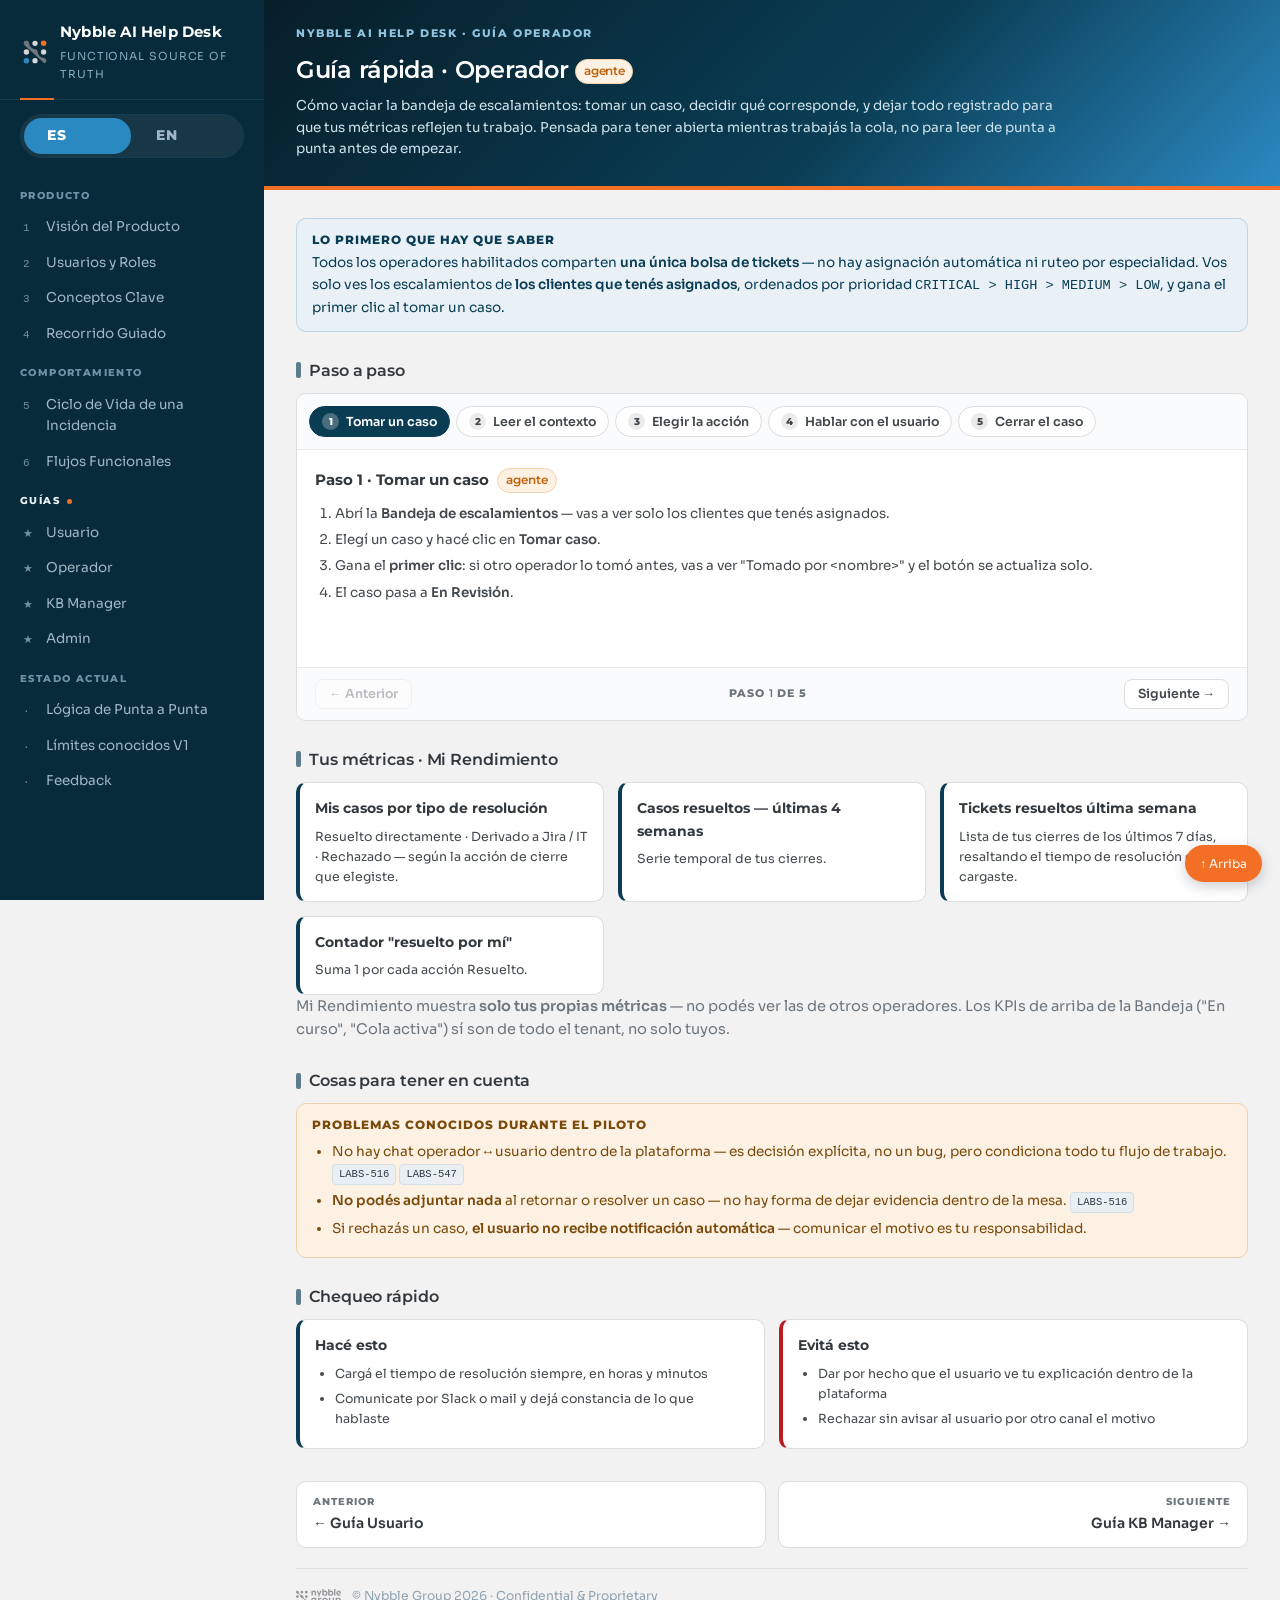
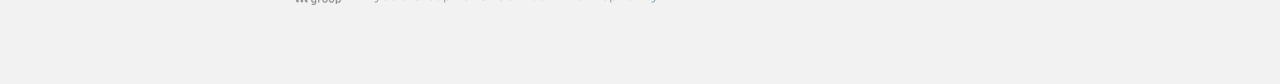
<file: guia-operador.html>
<!DOCTYPE html>
<html lang="es">
<head>
<meta charset="utf-8">
<meta name="viewport" content="width=device-width, initial-scale=1">
<title>Nybble AI Help Desk · Guía Operador</title>
<link rel="preconnect" href="https://fonts.googleapis.com">
<link rel="preconnect" href="https://fonts.gstatic.com" crossorigin>
<link href="https://fonts.googleapis.com/css2?family=Montserrat:wght@500;600;700;800&family=Sora:wght@300;400;500;600;700&display=swap" rel="stylesheet">
<link rel="stylesheet" href="assets/style.css">
</head>
<body>
<div class="shell">

<nav class="side">
  <div class="brand">
    <img class="brand-mark" src="assets/nybble-mark.svg" alt="" width="30" height="30">
    <div class="brand-text">
      <b>Nybble AI Help Desk</b>
      <span>Functional Source of Truth</span>
    </div>
  </div>
  <div class="lang-toggle">
    <a href="#" class="is-current">ES</a>
    <a href="en/guia-operador.html" data-lang-link>EN</a>
  </div>
  <div class="grp">Producto</div>
  <a href="index.html#overview"><i>1</i>Visión del Producto</a>
  <a href="index.html#roles"><i>2</i>Usuarios y Roles</a>
  <a href="index.html#concepts"><i>3</i>Conceptos Clave</a>
  <a href="index.html#access"><i>4</i>Recorrido Guiado</a>
  <div class="grp">Comportamiento</div>
  <a href="comportamiento.html#lifecycle"><i>5</i>Ciclo de Vida de una Incidencia</a>
  <a href="comportamiento.html#flows"><i>6</i>Flujos Funcionales</a>
  <div class="grp is-here">Guías</div>
  <a href="guia-usuario.html"><i>★</i>Usuario</a>
  <a href="guia-operador.html"><i>★</i>Operador</a>
  <a href="guia-kb-manager.html"><i>★</i>KB Manager</a>
  <a href="guia-admin.html"><i>★</i>Admin</a>
  <div class="grp">Estado Actual</div>
  <a href="estado-actual.html#e2e"><i>·</i>Lógica de Punta a Punta</a>
  <a href="estado-actual.html#limits"><i>·</i>Límites conocidos V1</a>
  <a href="estado-actual.html#feedback"><i>·</i>Feedback</a>
</nav>

<main>
<header class="pagehead">
  <div class="wrap">
    <div class="crumb"><a href="index.html">Nybble AI Help Desk</a> · Guía Operador</div>
    <h1>Guía rápida · Operador <span class="b b-agente" style="vertical-align:middle">agente</span></h1>
    <p>Cómo vaciar la bandeja de escalamientos: tomar un caso, decidir qué corresponde, y dejar todo registrado para que tus métricas reflejen tu trabajo. Pensada para tener abierta mientras trabajás la cola, no para leer de punta a punta antes de empezar.</p>
  </div>
</header>

<div class="wrap">

<div class="callout c-info">
  <b>Lo primero que hay que saber</b>
  Todos los operadores habilitados comparten <b>una única bolsa de tickets</b> — no hay asignación automática ni ruteo por especialidad. Vos solo ves los escalamientos de <b>los clientes que tenés asignados</b>, ordenados por prioridad <code>CRITICAL &gt; HIGH &gt; MEDIUM &gt; LOW</code>, y gana el primer clic al tomar un caso.
</div>

<h3>Paso a paso</h3>
<div class="steps" data-steps>
  <div class="steps-nav" role="tablist" aria-label="Pasos para resolver un caso">
    <button class="steps-tab is-active" role="tab" aria-selected="true" data-step="1"><span class="steps-tab-n">1</span>Tomar un caso</button>
    <button class="steps-tab" role="tab" aria-selected="false" data-step="2"><span class="steps-tab-n">2</span>Leer el contexto</button>
    <button class="steps-tab" role="tab" aria-selected="false" data-step="3"><span class="steps-tab-n">3</span>Elegir la acción</button>
    <button class="steps-tab" role="tab" aria-selected="false" data-step="4"><span class="steps-tab-n">4</span>Hablar con el usuario</button>
    <button class="steps-tab" role="tab" aria-selected="false" data-step="5"><span class="steps-tab-n">5</span>Cerrar el caso</button>
  </div>

  <div class="steps-body">
  <div class="steps-panel is-active" role="tabpanel" data-step-panel="1">
    <h5>Paso 1 · Tomar un caso <span class="b b-agente">agente</span></h5>
    <ol>
      <li>Abrí la <b>Bandeja de escalamientos</b> — vas a ver solo los clientes que tenés asignados.</li>
      <li>Elegí un caso y hacé clic en <b>Tomar caso</b>.</li>
      <li>Gana el <b>primer clic</b>: si otro operador lo tomó antes, vas a ver "Tomado por &lt;nombre&gt;" y el botón se actualiza solo.</li>
      <li>El caso pasa a <b>En Revisión</b>.</li>
    </ol>
  </div>
  <div class="steps-panel" role="tabpanel" data-step-panel="2">
    <h5>Paso 2 · Leer el contexto <span class="b b-agente">agente</span></h5>
    <ol>
      <li>Abrí el detalle — hoy aparece <b>debajo</b> de la lista, puede que tengas que scrollear.</li>
      <li>Leé la <b>consulta literal del usuario</b> y el <b>resumen generado por la IA</b>.</li>
      <li>Revisá prioridad, categoría, módulo, cliente y contacto.</li>
    </ol>
  </div>
  <div class="steps-panel" role="tabpanel" data-step-panel="3">
    <h5>Paso 3 · Elegir la acción <span class="b b-agente">agente</span></h5>
    <ul>
      <li><b>Resuelto</b> — lo resolviste vos directamente, sin ticket externo.</li>
      <li><b>Rechazar</b> — no aplica ninguna acción (alucinación del bot, o el tema no corresponde).</li>
      <li><b>Retornar</b> — necesitás algo del usuario para seguir. Es el <b>único</b> CTA con cuadro de texto (sin adjuntos).</li>
      <li><b>Aprobar y crear en Jira</b> — no lo podés resolver vos, se deriva a Jira.</li>
    </ul>
    <p class="mini" style="color:var(--ink3)">Las cuatro acciones te van a pedir el <b>tiempo de resolución</b> (horas y minutos) — es obligatorio siempre.</p>
  </div>
  <div class="steps-panel" role="tabpanel" data-step-panel="4">
    <h5>Paso 4 · Si necesitás hablar con el usuario <span class="b b-agente">agente</span></h5>
    <ol>
      <li><b>No existe chat operador ↔ usuario dentro de la plataforma.</b> Es una decisión explícita, fuera de alcance de V1.</li>
      <li>Contactalo por <b>Slack o mail</b>, fuera de la mesa.</li>
      <li>Si lo que necesitás es que te conteste algo puntual, usá <b>Retornar</b> para dejar registrado el motivo.</li>
    </ol>
  </div>
  <div class="steps-panel" role="tabpanel" data-step-panel="5">
    <h5>Paso 5 · Cerrar el caso <span class="b b-agente">agente</span></h5>
    <ul>
      <li>Cargá el <b>tiempo de resolución</b> — es el único insumo de todos los KPIs de tiempo, no hay medición automática.</li>
      <li><b>Resuelto</b> suma 1 a tu contador "resuelto por mí" en Mi Rendimiento.</li>
      <li>Si retornaste el caso y el usuario ya te contestó (por Slack o mail), volvé a la incidencia y cambiala <b>manualmente</b> de Retornada a En Revisión — ese paso no es automático.</li>
    </ul>
  </div>
  </div>

  <div class="steps-footer">
    <button class="steps-prev" disabled>← Anterior</button>
    <span class="steps-progress">Paso <b data-step-current>1</b> de 5</span>
    <button class="steps-next">Siguiente →</button>
  </div>
</div>

<h3>Tus métricas · Mi Rendimiento</h3>
<div class="grid g2">
  <div class="card acc"><h5>Mis casos por tipo de resolución</h5><p class="mini">Resuelto directamente · Derivado a Jira / IT · Rechazado — según la acción de cierre que elegiste.</p></div>
  <div class="card acc"><h5>Casos resueltos — últimas 4 semanas</h5><p class="mini">Serie temporal de tus cierres.</p></div>
  <div class="card acc"><h5>Tickets resueltos última semana</h5><p class="mini">Lista de tus cierres de los últimos 7 días, resaltando el tiempo de resolución que cargaste.</p></div>
  <div class="card acc"><h5>Contador "resuelto por mí"</h5><p class="mini">Suma 1 por cada acción Resuelto.</p></div>
</div>
<p class="mini" style="color:var(--ink3)">Mi Rendimiento muestra <b>solo tus propias métricas</b> — no podés ver las de otros operadores. Los KPIs de arriba de la Bandeja ("En curso", "Cola activa") sí son de todo el tenant, no solo tuyos.</p>

<h3>Cosas para tener en cuenta</h3>
<div class="callout c-warn">
  <b>Problemas conocidos durante el piloto</b>
  <ul style="margin:6px 0 0">
    <li>No hay chat operador↔usuario dentro de la plataforma — es decisión explícita, no un bug, pero condiciona todo tu flujo de trabajo. <a class="tag" href="https://nybblegroup.atlassian.net/browse/LABS-516" target="_blank">LABS-516</a> <a class="tag" href="https://nybblegroup.atlassian.net/browse/LABS-547" target="_blank">LABS-547</a></li>
    <li><b>No podés adjuntar nada</b> al retornar o resolver un caso — no hay forma de dejar evidencia dentro de la mesa. <a class="tag" href="https://nybblegroup.atlassian.net/browse/LABS-516" target="_blank">LABS-516</a></li>
    <li>Si rechazás un caso, <b>el usuario no recibe notificación automática</b> — comunicar el motivo es tu responsabilidad.</li>
  </ul>
</div>

<h3>Chequeo rápido</h3>
<div class="grid g2">
  <div class="card acc">
    <h5>Hacé esto</h5>
    <ul class="mini" style="margin-bottom:0">
      <li>Cargá el tiempo de resolución siempre, en horas y minutos</li>
      <li>Comunicate por Slack o mail y dejá constancia de lo que hablaste</li>
    </ul>
  </div>
  <div class="card" style="border-left:4px solid var(--bad)">
    <h5>Evitá esto</h5>
    <ul class="mini" style="margin-bottom:0">
      <li>Dar por hecho que el usuario ve tu explicación dentro de la plataforma</li>
      <li>Rechazar sin avisar al usuario por otro canal el motivo</li>
    </ul>
  </div>
</div>

<div class="pager">
  <a class="prev" href="guia-usuario.html"><span class="d">Anterior</span><span class="t">← Guía Usuario</span></a>
  <a class="next" href="guia-kb-manager.html"><span class="d">Siguiente</span><span class="t">Guía KB Manager →</span></a>
</div>

<footer>
  <img src="assets/nybble-wordmark.svg" alt="Nybble Group" height="16" style="opacity:.55;vertical-align:middle;margin-right:8px">
  <span style="color:#8FA3B1">© Nybble Group 2026 · Confidential &amp; Proprietary</span>
</footer>

</div><!-- /wrap -->
</main>
</div><!-- /shell -->
<a class="toplink" href="#">↑ Arriba</a>
<script src="assets/steps.js"></script>
<script src="assets/lang.js"></script>
</body>
</html>
</file>
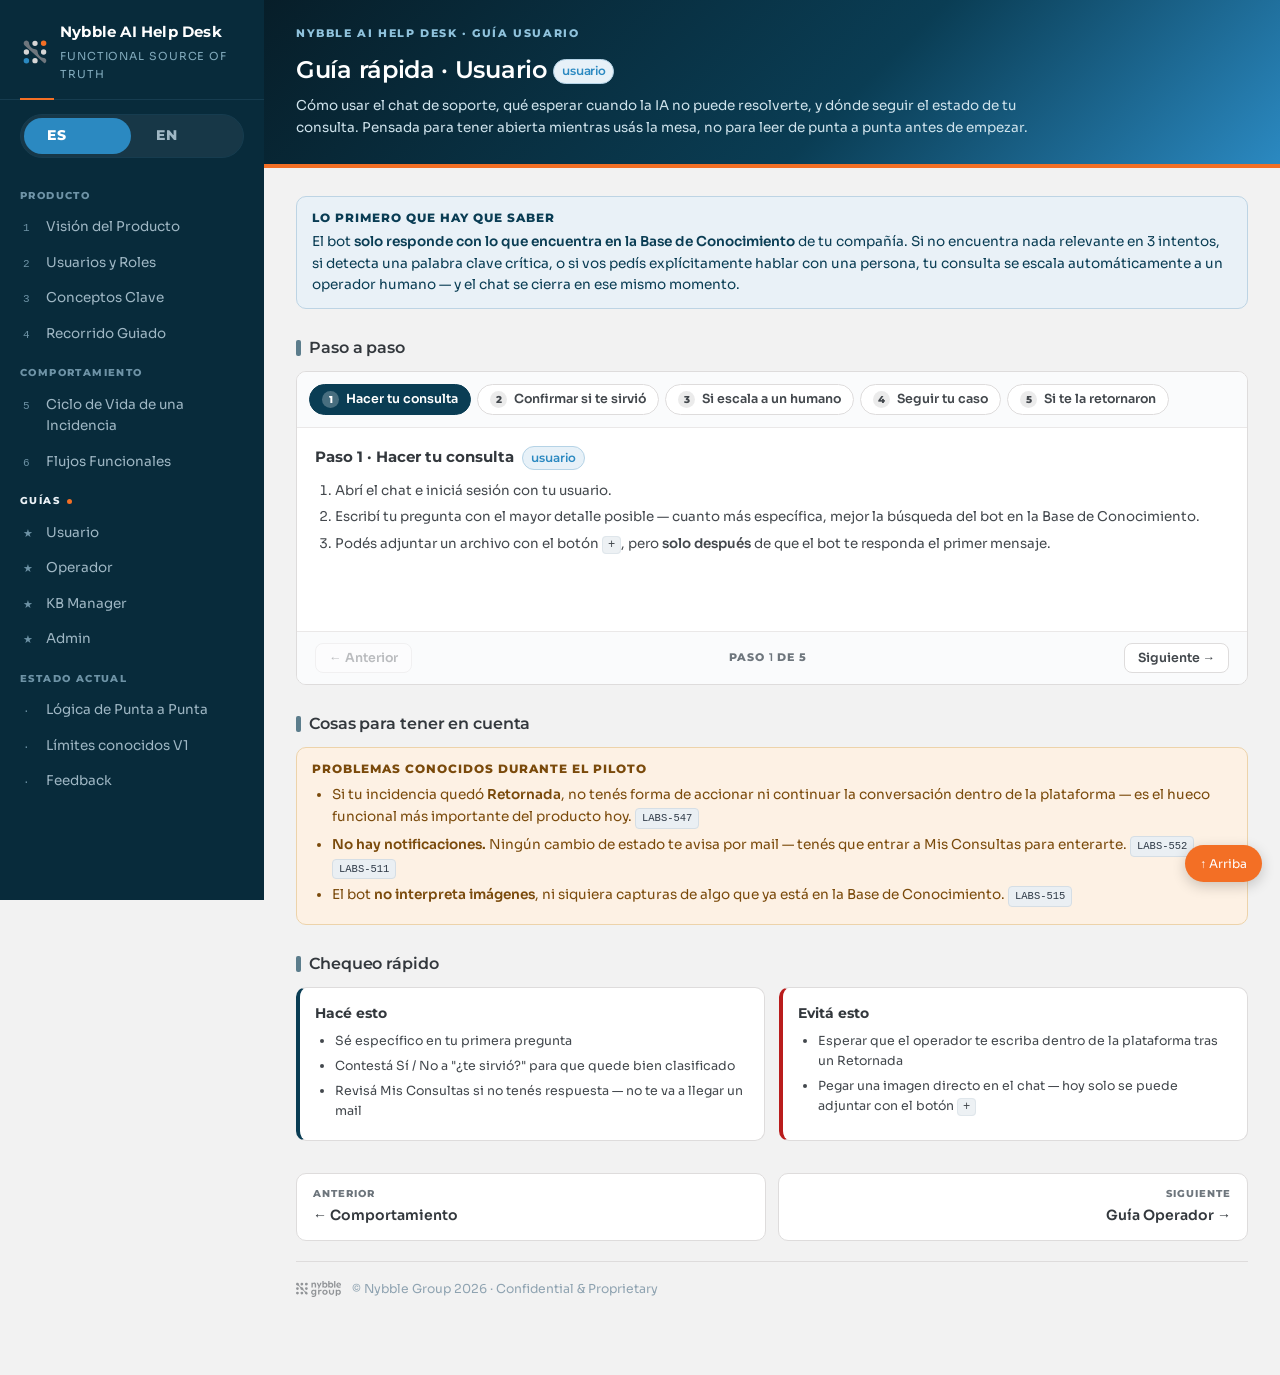
<file: guia-usuario.html>
<!DOCTYPE html>
<html lang="es">
<head>
<meta charset="utf-8">
<meta name="viewport" content="width=device-width, initial-scale=1">
<title>Nybble AI Help Desk · Guía Usuario</title>
<link rel="preconnect" href="https://fonts.googleapis.com">
<link rel="preconnect" href="https://fonts.gstatic.com" crossorigin>
<link href="https://fonts.googleapis.com/css2?family=Montserrat:wght@500;600;700;800&family=Sora:wght@300;400;500;600;700&display=swap" rel="stylesheet">
<link rel="stylesheet" href="assets/style.css">
</head>
<body>
<div class="shell">

<nav class="side">
  <div class="brand">
    <img class="brand-mark" src="assets/nybble-mark.svg" alt="" width="30" height="30">
    <div class="brand-text">
      <b>Nybble AI Help Desk</b>
      <span>Functional Source of Truth</span>
    </div>
  </div>
  <div class="lang-toggle">
    <a href="#" class="is-current">ES</a>
    <a href="en/guia-usuario.html" data-lang-link>EN</a>
  </div>
  <div class="grp">Producto</div>
  <a href="index.html#overview"><i>1</i>Visión del Producto</a>
  <a href="index.html#roles"><i>2</i>Usuarios y Roles</a>
  <a href="index.html#concepts"><i>3</i>Conceptos Clave</a>
  <a href="index.html#access"><i>4</i>Recorrido Guiado</a>
  <div class="grp">Comportamiento</div>
  <a href="comportamiento.html#lifecycle"><i>5</i>Ciclo de Vida de una Incidencia</a>
  <a href="comportamiento.html#flows"><i>6</i>Flujos Funcionales</a>
  <div class="grp is-here">Guías</div>
  <a href="guia-usuario.html"><i>★</i>Usuario</a>
  <a href="guia-operador.html"><i>★</i>Operador</a>
  <a href="guia-kb-manager.html"><i>★</i>KB Manager</a>
  <a href="guia-admin.html"><i>★</i>Admin</a>
  <div class="grp">Estado Actual</div>
  <a href="estado-actual.html#e2e"><i>·</i>Lógica de Punta a Punta</a>
  <a href="estado-actual.html#limits"><i>·</i>Límites conocidos V1</a>
  <a href="estado-actual.html#feedback"><i>·</i>Feedback</a>
</nav>

<main>
<header class="pagehead">
  <div class="wrap">
    <div class="crumb"><a href="index.html">Nybble AI Help Desk</a> · Guía Usuario</div>
    <h1>Guía rápida · Usuario <span class="b b-usuario" style="vertical-align:middle">usuario</span></h1>
    <p>Cómo usar el chat de soporte, qué esperar cuando la IA no puede resolverte, y dónde seguir el estado de tu consulta. Pensada para tener abierta mientras usás la mesa, no para leer de punta a punta antes de empezar.</p>
  </div>
</header>

<div class="wrap">

<div class="callout c-info">
  <b>Lo primero que hay que saber</b>
  El bot <b>solo responde con lo que encuentra en la Base de Conocimiento</b> de tu compañía. Si no encuentra nada relevante en 3 intentos, si detecta una palabra clave crítica, o si vos pedís explícitamente hablar con una persona, tu consulta se escala automáticamente a un operador humano — y el chat se cierra en ese mismo momento.
</div>

<h3>Paso a paso</h3>
<div class="steps" data-steps>
  <div class="steps-nav" role="tablist" aria-label="Pasos para usar el chat">
    <button class="steps-tab is-active" role="tab" aria-selected="true" data-step="1"><span class="steps-tab-n">1</span>Hacer tu consulta</button>
    <button class="steps-tab" role="tab" aria-selected="false" data-step="2"><span class="steps-tab-n">2</span>Confirmar si te sirvió</button>
    <button class="steps-tab" role="tab" aria-selected="false" data-step="3"><span class="steps-tab-n">3</span>Si escala a un humano</button>
    <button class="steps-tab" role="tab" aria-selected="false" data-step="4"><span class="steps-tab-n">4</span>Seguir tu caso</button>
    <button class="steps-tab" role="tab" aria-selected="false" data-step="5"><span class="steps-tab-n">5</span>Si te la retornaron</button>
  </div>

  <div class="steps-body">
  <div class="steps-panel is-active" role="tabpanel" data-step-panel="1">
    <h5>Paso 1 · Hacer tu consulta <span class="b b-usuario">usuario</span></h5>
    <ol>
      <li>Abrí el chat e iniciá sesión con tu usuario.</li>
      <li>Escribí tu pregunta con el mayor detalle posible — cuanto más específica, mejor la búsqueda del bot en la Base de Conocimiento.</li>
      <li>Podés adjuntar un archivo con el botón <code>+</code>, pero <b>solo después</b> de que el bot te responda el primer mensaje.</li>
    </ol>
  </div>
  <div class="steps-panel" role="tabpanel" data-step-panel="2">
    <h5>Paso 2 · Confirmar si te sirvió <span class="b b-usuario">usuario</span></h5>
    <ol>
      <li>Después de la primera respuesta del bot aparece un <b>botón rojo</b> para finalizar la conversación.</li>
      <li>Al cerrar, te va a preguntar <b>"¿te sirvió la respuesta?"</b> con botones Sí / No.</li>
      <li>Si contestás <b>Sí</b>, tu consulta queda <b>Resuelto por IA</b> y no requiere ninguna acción más de tu parte.</li>
      <li>Si no contestás nada, a los <b>45 minutos</b> el sistema asume que sí te sirvió y cierra la conversación igual.</li>
    </ol>
  </div>
  <div class="steps-panel" role="tabpanel" data-step-panel="3">
    <h5>Paso 3 · Si el bot no puede resolverlo <span class="b b-usuario">usuario</span></h5>
    <ol>
      <li>Podés pedir <b>explícitamente hablar con un humano</b> en cualquier momento — escala de inmediato.</li>
      <li>Si el bot falla 3 veces buscando en la Base de Conocimiento, escala solo.</li>
      <li>En cualquiera de los dos casos, <b>el chat se cierra automáticamente</b> y <b>no</b> te pregunta si fue útil — un escalamiento ya es un cierre en sí mismo.</li>
      <li>Tu consulta pasa a <b>Pendiente</b> en la cola de un operador.</li>
    </ol>
  </div>
  <div class="steps-panel" role="tabpanel" data-step-panel="4">
    <h5>Paso 4 · Seguir tu caso en Mis Consultas <span class="b b-usuario">usuario</span></h5>
    <ol>
      <li>Andá a <b>Mis Consultas</b> para ver el estado: <b>Pendiente</b>, <b>En Revisión</b>, <b>Resuelto</b> o <b>Resuelto por IA</b>.</li>
      <li>Ahí vas a ver <b>solo tus propias consultas</b>, nunca las de otros usuarios.</li>
      <li>Podés filtrar por estado.</li>
    </ol>
  </div>
  <div class="steps-panel" role="tabpanel" data-step-panel="5">
    <h5>Paso 5 · Si un operador te la retorna <span class="b b-usuario">usuario</span></h5>
    <ul>
      <li>El operador puede marcar tu incidencia como <b>Retornada</b> cuando necesita algo tuyo para seguir (un dato, un paso adicional).</li>
      <li><b>Hoy no hay forma de responder desde la plataforma</b> a un Retornada — el operador se va a comunicar con vos por Slack o mail, fuera de la mesa.</li>
      <li>Una vez que respondas por ese canal, el operador cambia el estado a mano.</li>
    </ul>
  </div>
  </div>

  <div class="steps-footer">
    <button class="steps-prev" disabled>← Anterior</button>
    <span class="steps-progress">Paso <b data-step-current>1</b> de 5</span>
    <button class="steps-next">Siguiente →</button>
  </div>
</div>

<h3>Cosas para tener en cuenta</h3>
<div class="callout c-warn">
  <b>Problemas conocidos durante el piloto</b>
  <ul style="margin:6px 0 0">
    <li>Si tu incidencia quedó <b>Retornada</b>, no tenés forma de accionar ni continuar la conversación dentro de la plataforma — es el hueco funcional más importante del producto hoy. <a class="tag" href="https://nybblegroup.atlassian.net/browse/LABS-547" target="_blank">LABS-547</a></li>
    <li><b>No hay notificaciones.</b> Ningún cambio de estado te avisa por mail — tenés que entrar a Mis Consultas para enterarte. <a class="tag" href="https://nybblegroup.atlassian.net/browse/LABS-552" target="_blank">LABS-552</a> <a class="tag" href="https://nybblegroup.atlassian.net/browse/LABS-511" target="_blank">LABS-511</a></li>
    <li>El bot <b>no interpreta imágenes</b>, ni siquiera capturas de algo que ya está en la Base de Conocimiento. <a class="tag" href="https://nybblegroup.atlassian.net/browse/LABS-515" target="_blank">LABS-515</a></li>
  </ul>
</div>

<h3>Chequeo rápido</h3>
<div class="grid g2">
  <div class="card acc">
    <h5>Hacé esto</h5>
    <ul class="mini" style="margin-bottom:0">
      <li>Sé específico en tu primera pregunta</li>
      <li>Contestá Sí / No a "¿te sirvió?" para que quede bien clasificado</li>
      <li>Revisá Mis Consultas si no tenés respuesta — no te va a llegar un mail</li>
    </ul>
  </div>
  <div class="card" style="border-left:4px solid var(--bad)">
    <h5>Evitá esto</h5>
    <ul class="mini" style="margin-bottom:0">
      <li>Esperar que el operador te escriba dentro de la plataforma tras un Retornada</li>
      <li>Pegar una imagen directo en el chat — hoy solo se puede adjuntar con el botón <code>+</code></li>
    </ul>
  </div>
</div>

<div class="pager">
  <a class="prev" href="comportamiento.html#flows"><span class="d">Anterior</span><span class="t">← Comportamiento</span></a>
  <a class="next" href="guia-operador.html"><span class="d">Siguiente</span><span class="t">Guía Operador →</span></a>
</div>

<footer>
  <img src="assets/nybble-wordmark.svg" alt="Nybble Group" height="16" style="opacity:.55;vertical-align:middle;margin-right:8px">
  <span style="color:#8FA3B1">© Nybble Group 2026 · Confidential &amp; Proprietary</span>
</footer>

</div><!-- /wrap -->
</main>
</div><!-- /shell -->
<a class="toplink" href="#">↑ Arriba</a>
<script src="assets/steps.js"></script>
<script src="assets/lang.js"></script>
</body>
</html>
</file>
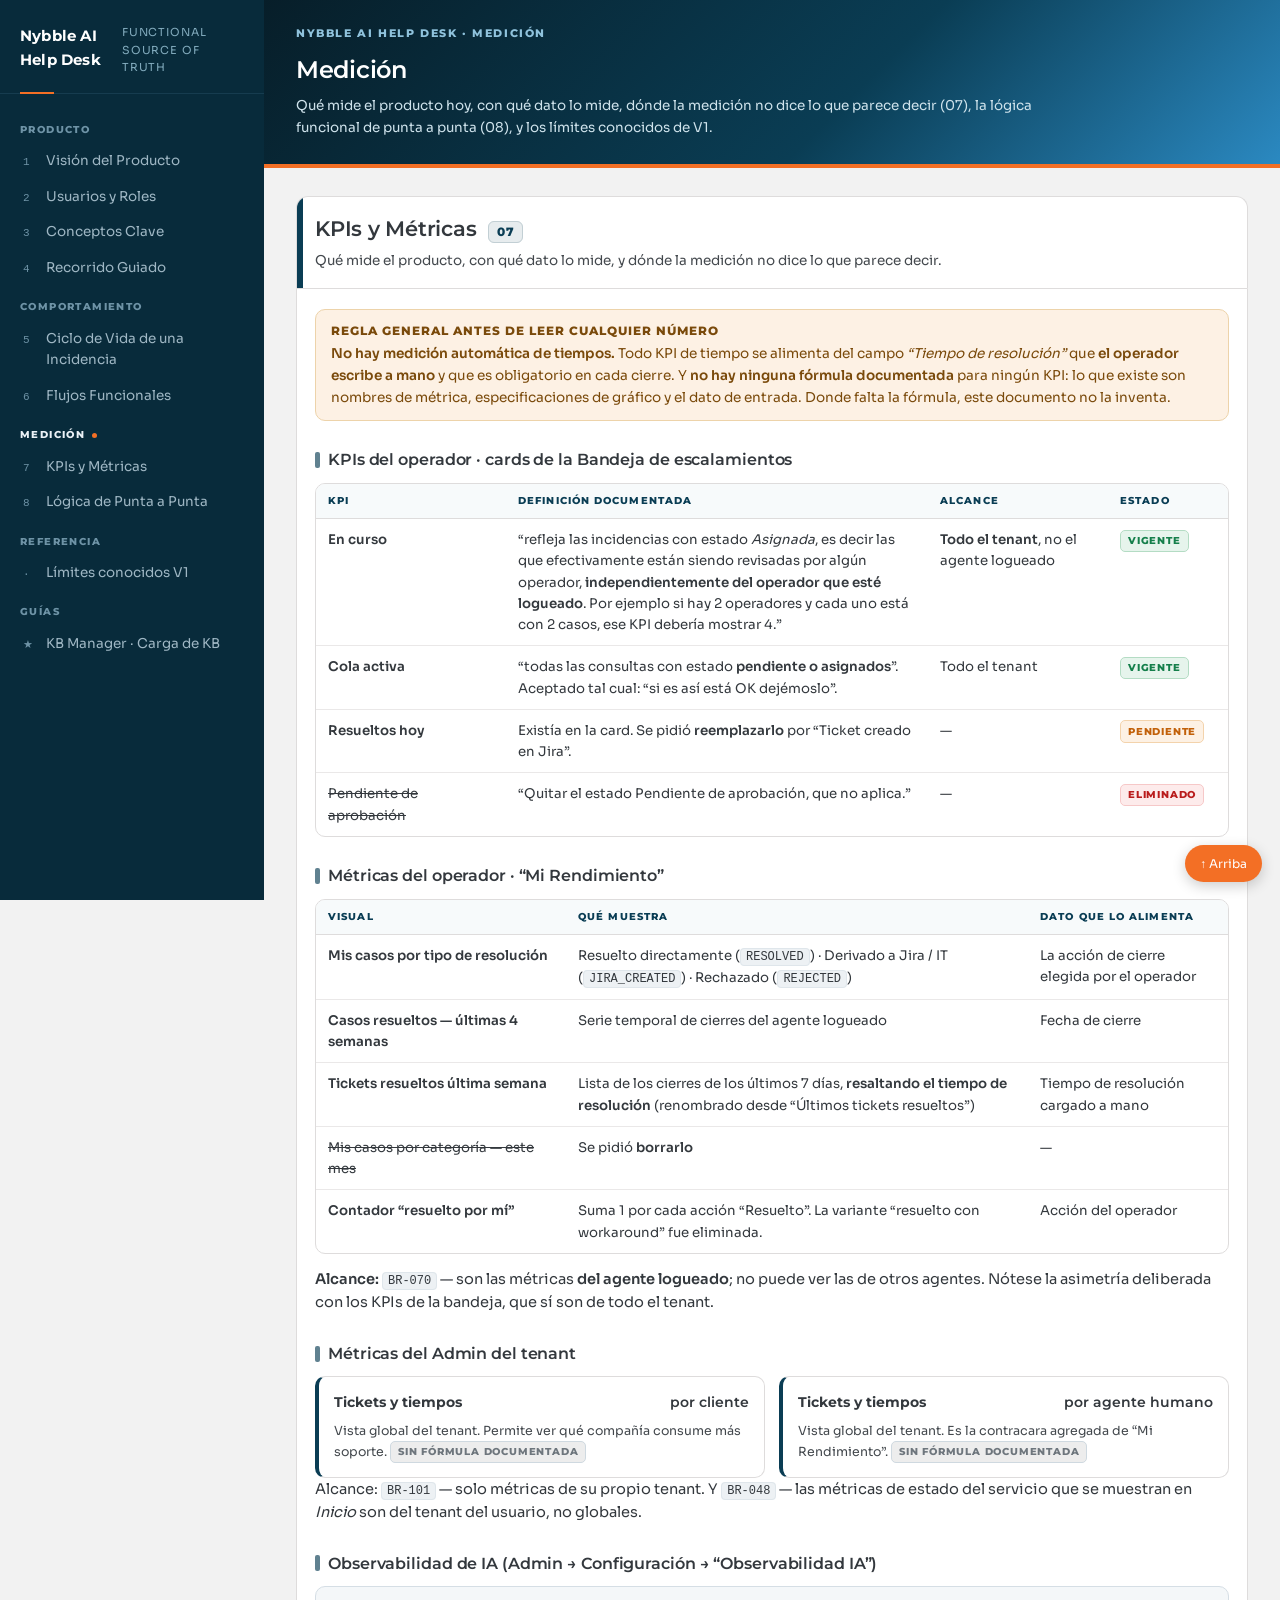
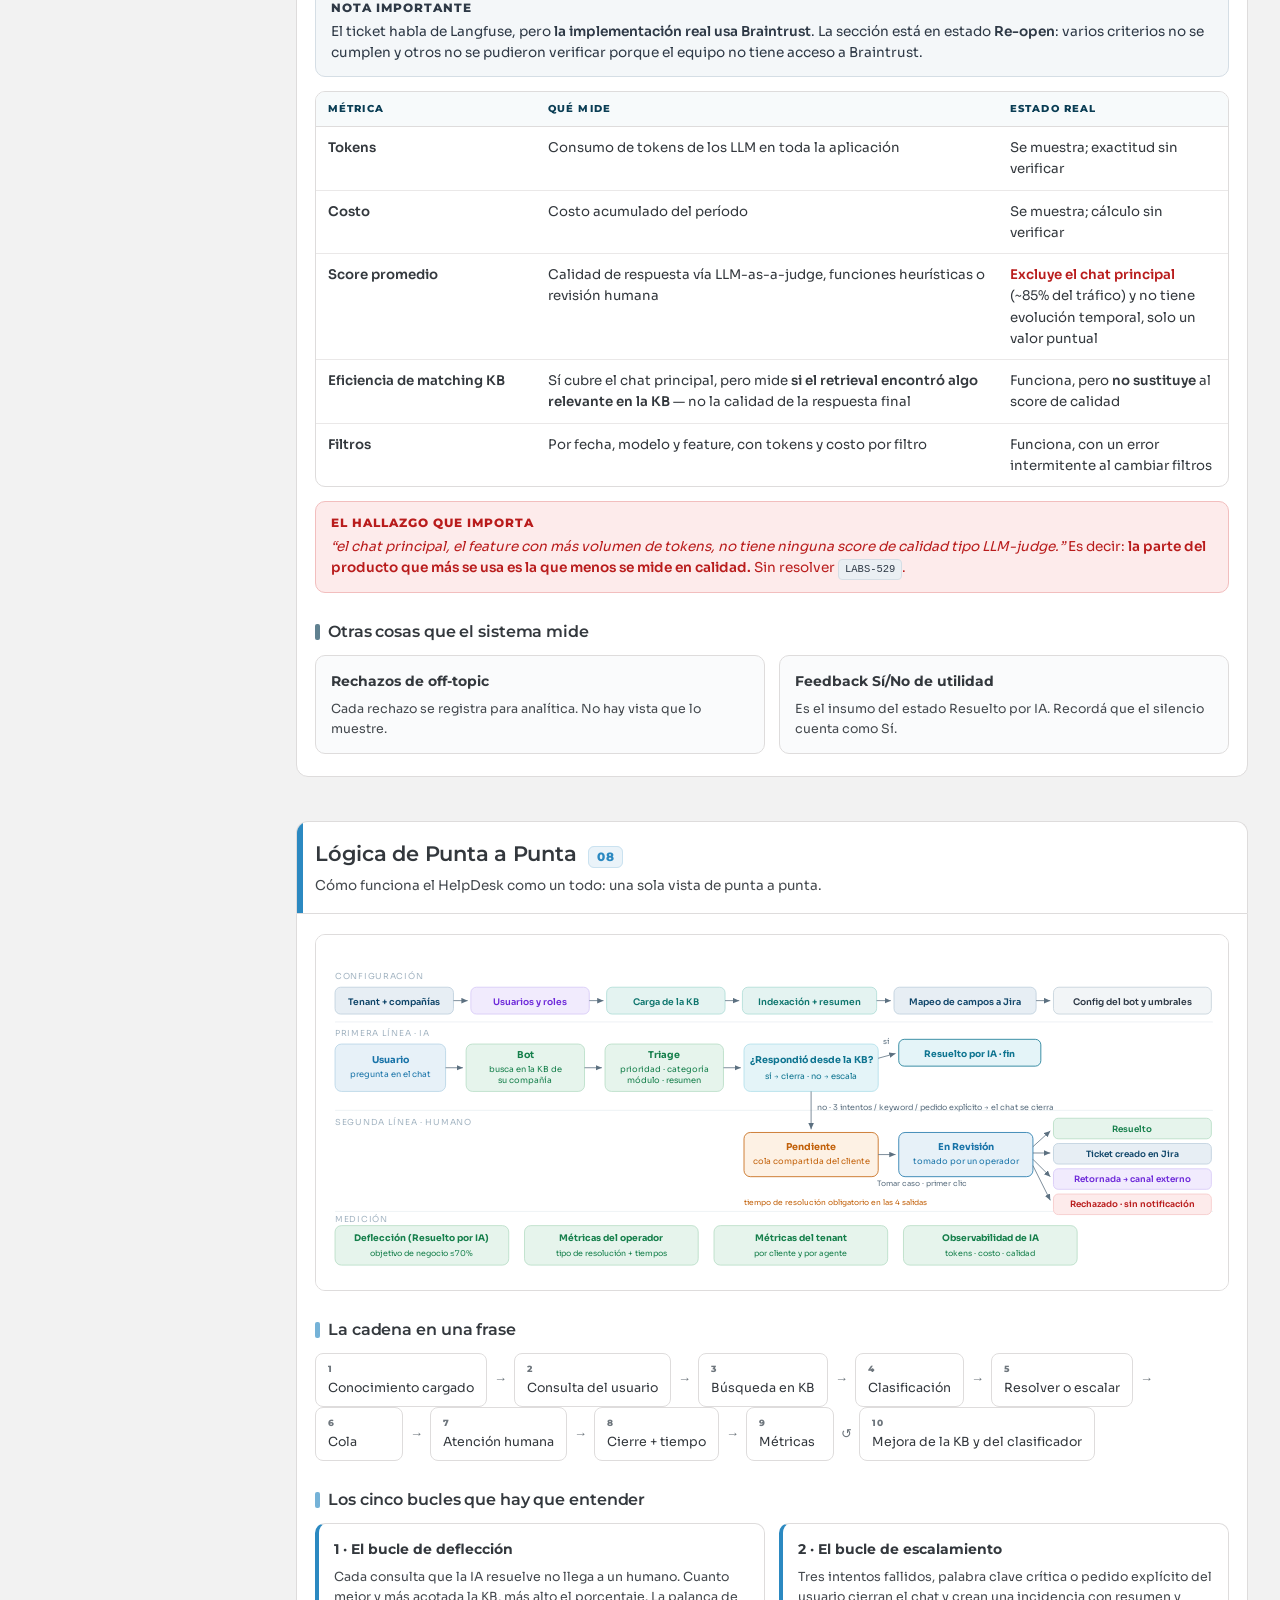
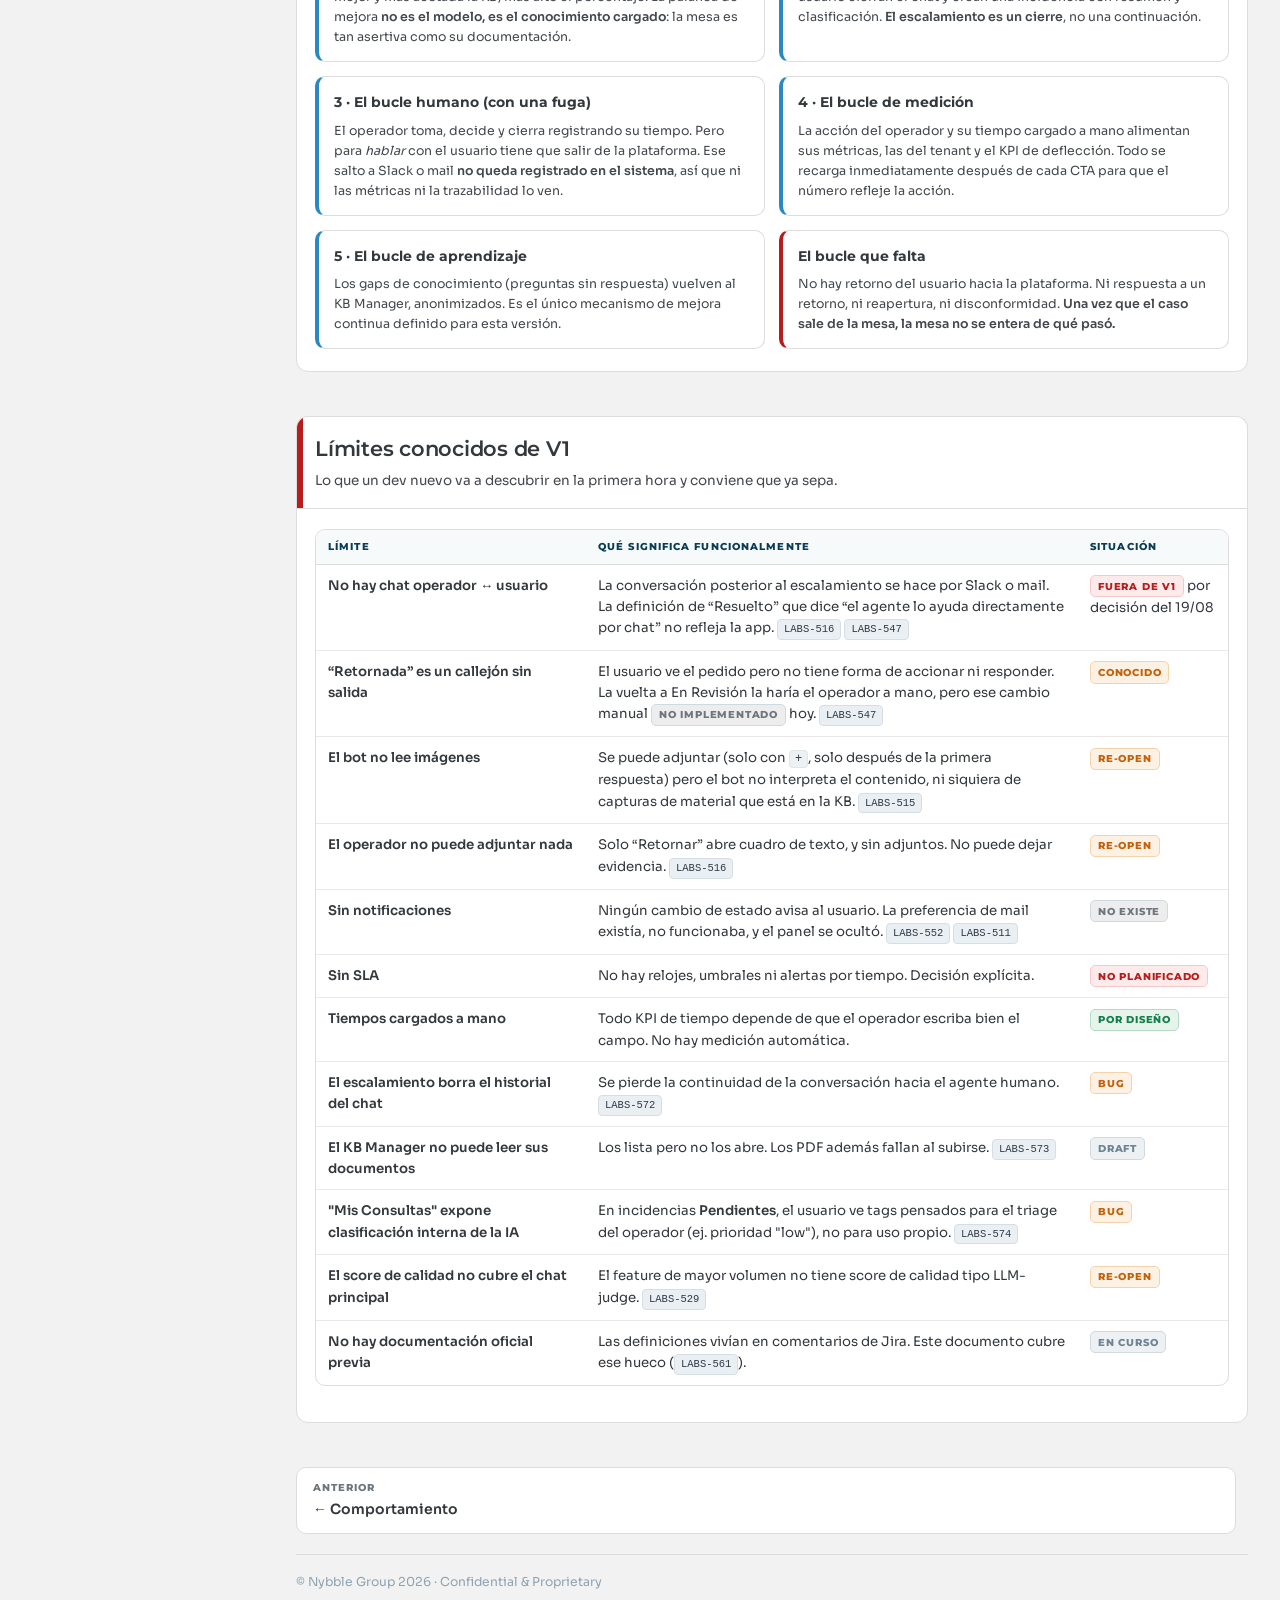
<file: medicion.html>
<!DOCTYPE html>
<html lang="es">
<head>
<meta charset="utf-8">
<meta name="viewport" content="width=device-width, initial-scale=1">
<title>Nybble AI Help Desk · Medición</title>
<link rel="preconnect" href="https://fonts.googleapis.com">
<link rel="preconnect" href="https://fonts.gstatic.com" crossorigin>
<link href="https://fonts.googleapis.com/css2?family=Montserrat:wght@500;600;700;800&family=Sora:wght@300;400;500;600;700&display=swap" rel="stylesheet">
<link rel="stylesheet" href="assets/style.css">
</head>
<body>
<div class="shell">

<nav class="side">
  <div class="brand">
    <b>Nybble AI Help Desk</b>
    <span>Functional Source of Truth</span>
  </div>
  <div class="grp">Producto</div>
  <a href="index.html#overview"><i>1</i>Visión del Producto</a>
  <a href="index.html#roles"><i>2</i>Usuarios y Roles</a>
  <a href="index.html#concepts"><i>3</i>Conceptos Clave</a>
  <a href="index.html#access"><i>4</i>Recorrido Guiado</a>
  <div class="grp">Comportamiento</div>
  <a href="comportamiento.html#lifecycle"><i>5</i>Ciclo de Vida de una Incidencia</a>
  <a href="comportamiento.html#flows"><i>6</i>Flujos Funcionales</a>
  <div class="grp is-here">Medición</div>
  <a href="#kpis"><i>7</i>KPIs y Métricas</a>
  <a href="#e2e"><i>8</i>Lógica de Punta a Punta</a>
  <div class="grp">Referencia</div>
  <a href="#limits"><i>·</i>Límites conocidos V1</a>
  <div class="grp">Guías</div>
  <a href="guia-kb-manager.html"><i>★</i>KB Manager · Carga de KB</a>
</nav>

<main>
<header class="pagehead">
  <div class="wrap">
    <div class="crumb"><a href="index.html">Nybble AI Help Desk</a> · Medición</div>
    <h1>Medición</h1>
    <p>Qué mide el producto hoy, con qué dato lo mide, dónde la medición no dice lo que parece decir (07), la lógica funcional de punta a punta (08), y los límites conocidos de V1.</p>
  </div>
</header>

<div class="wrap">

<!-- ============ 7. KPIs ============ -->
<section id="kpis" style="--accent:var(--c-kpi)">
  <div class="shead"><div><h2>KPIs y Métricas <span class="num">07</span></h2><p>Qué mide el producto, con qué dato lo mide, y dónde la medición no dice lo que parece decir.</p></div></div>
  <div class="sbody">

    <div class="callout c-warn">
      <b>Regla general antes de leer cualquier número</b>
      <b>No hay medición automática de tiempos.</b> Todo KPI de tiempo se alimenta del campo <i>“Tiempo de resolución”</i> que <b>el operador escribe a mano</b> y que es obligatorio en cada cierre. Y <b>no hay ninguna fórmula documentada</b> para ningún KPI: lo que existe son nombres de métrica, especificaciones de gráfico y el dato de entrada. Donde falta la fórmula, este documento no la inventa.
    </div>

    <h3>KPIs del operador · cards de la Bandeja de escalamientos</h3>
    <div class="tw">
      <table>
        <thead><tr><th style="width:190px">KPI</th><th>Definición documentada</th><th style="width:180px">Alcance</th><th style="width:120px">Estado</th></tr></thead>
        <tbody>
          <tr>
            <td><b>En curso</b></td>
            <td>“refleja las incidencias con estado <i>Asignada</i>, es decir las que efectivamente están siendo revisadas por algún operador, <b>independientemente del operador que esté logueado</b>. Por ejemplo si hay 2 operadores y cada uno está con 2 casos, ese KPI debería mostrar 4.”</td>
            <td><b>Todo el tenant</b>, no el agente logueado</td>
            <td><span class="mark m-imp">vigente</span></td>
          </tr>
          <tr>
            <td><b>Cola activa</b></td>
            <td>“todas las consultas con estado <b>pendiente o asignados</b>”. Aceptado tal cual: “si es así está OK dejémoslo”.</td>
            <td>Todo el tenant</td>
            <td><span class="mark m-imp">vigente</span></td>
          </tr>
          <tr>
            <td><b>Resueltos hoy</b></td>
            <td>Existía en la card. Se pidió <b>reemplazarlo</b> por “Ticket creado en Jira”.</td>
            <td>—</td>
            <td><span class="mark m-open">pendiente</span></td>
          </tr>
          <tr>
            <td style="text-decoration:line-through">Pendiente de aprobación</td>
            <td>“Quitar el estado Pendiente de aprobación, que no aplica.”</td>
            <td>—</td>
            <td><span class="mark m-nogo">eliminado</span></td>
          </tr>
        </tbody>
      </table>
    </div>

    <h3>Métricas del operador · “Mi Rendimiento”</h3>
    <div class="tw">
      <table>
        <thead><tr><th style="width:250px">Visual</th><th>Qué muestra</th><th style="width:200px">Dato que lo alimenta</th></tr></thead>
        <tbody>
          <tr><td><b>Mis casos por tipo de resolución</b></td><td>Resuelto directamente (<code>RESOLVED</code>) · Derivado a Jira / IT (<code>JIRA_CREATED</code>) · Rechazado (<code>REJECTED</code>)</td><td>La acción de cierre elegida por el operador</td></tr>
          <tr><td><b>Casos resueltos — últimas 4 semanas</b></td><td>Serie temporal de cierres del agente logueado</td><td>Fecha de cierre</td></tr>
          <tr><td><b>Tickets resueltos última semana</b></td><td>Lista de los cierres de los últimos 7 días, <b>resaltando el tiempo de resolución</b> (renombrado desde “Últimos tickets resueltos”)</td><td>Tiempo de resolución cargado a mano</td></tr>
          <tr><td style="text-decoration:line-through">Mis casos por categoría — este mes</td><td>Se pidió <b>borrarlo</b></td><td>—</td></tr>
          <tr><td><b>Contador “resuelto por mí”</b></td><td>Suma 1 por cada acción “Resuelto”. La variante “resuelto con workaround” fue eliminada.</td><td>Acción del operador</td></tr>
        </tbody>
      </table>
    </div>
    <p class="mini"><b>Alcance:</b> <code>BR-070</code> — son las métricas <b>del agente logueado</b>; no puede ver las de otros agentes. Nótese la asimetría deliberada con los KPIs de la bandeja, que sí son de todo el tenant.</p>

    <h3>Métricas del Admin del tenant</h3>
    <div class="grid g2">
      <div class="card acc"><h5>Tickets y tiempos <b>por cliente</b></h5><p class="mini">Vista global del tenant. Permite ver qué compañía consume más soporte. <span class="mark m-tbd">sin fórmula documentada</span></p></div>
      <div class="card acc"><h5>Tickets y tiempos <b>por agente humano</b></h5><p class="mini">Vista global del tenant. Es la contracara agregada de “Mi Rendimiento”. <span class="mark m-tbd">sin fórmula documentada</span></p></div>
    </div>
    <p class="mini">Alcance: <code>BR-101</code> — solo métricas de su propio tenant. Y <code>BR-048</code> — las métricas de estado del servicio que se muestran en <i>Inicio</i> son del tenant del usuario, no globales.</p>

    <h3>Observabilidad de IA (Admin → Configuración → “Observabilidad IA”)</h3>
    <div class="callout c-neutral">
      <b>Nota importante</b> El ticket habla de Langfuse, pero <b>la implementación real usa Braintrust</b>. La sección está en estado <b>Re-open</b>: varios criterios no se cumplen y otros no se pudieron verificar porque el equipo no tiene acceso a Braintrust.
    </div>
    <div class="tw">
      <table>
        <thead><tr><th style="width:220px">Métrica</th><th>Qué mide</th><th style="width:230px">Estado real</th></tr></thead>
        <tbody>
          <tr><td><b>Tokens</b></td><td>Consumo de tokens de los LLM en toda la aplicación</td><td>Se muestra; exactitud sin verificar</td></tr>
          <tr><td><b>Costo</b></td><td>Costo acumulado del período</td><td>Se muestra; cálculo sin verificar</td></tr>
          <tr><td><b>Score promedio</b></td><td>Calidad de respuesta vía LLM-as-a-judge, funciones heurísticas o revisión humana</td><td><b style="color:var(--bad)">Excluye el chat principal</b> (~85% del tráfico) y no tiene evolución temporal, solo un valor puntual</td></tr>
          <tr><td><b>Eficiencia de matching KB</b></td><td>Sí cubre el chat principal, pero mide <b>si el retrieval encontró algo relevante en la KB</b> — no la calidad de la respuesta final</td><td>Funciona, pero <b>no sustituye</b> al score de calidad</td></tr>
          <tr><td><b>Filtros</b></td><td>Por fecha, modelo y feature, con tokens y costo por filtro</td><td>Funciona, con un error intermitente al cambiar filtros</td></tr>
        </tbody>
      </table>
    </div>
    <div class="callout c-bad">
      <b>El hallazgo que importa</b>
      <i>“el chat principal, el feature con más volumen de tokens, no tiene ninguna score de calidad tipo LLM-judge.”</i> Es decir: <b>la parte del producto que más se usa es la que menos se mide en calidad.</b> Sin resolver <a class="tag" href="https://nybblegroup.atlassian.net/browse/LABS-529" target="_blank">LABS-529</a>.
    </div>

    <h3>Otras cosas que el sistema mide</h3>
    <div class="grid g3">
      <div class="card tint"><h5>Rechazos de off-topic</h5><p class="mini">Cada rechazo se registra para analítica. No hay vista que lo muestre.</p></div>
      <div class="card tint"><h5>Feedback Sí/No de utilidad</h5><p class="mini">Es el insumo del estado Resuelto por IA. Recordá que el silencio cuenta como Sí.</p></div>
    </div>
  </div>
</section>

<!-- ============ 8. E2E ============ -->
<section id="e2e" style="--accent:var(--c-e2e)">
  <div class="shead"><div><h2>Lógica de Punta a Punta <span class="num">08</span></h2><p>Cómo funciona el HelpDesk como un todo: una sola vista de punta a punta.</p></div></div>
  <div class="sbody">

    <div class="diagbox">
      <svg viewBox="0 0 1140 430" xmlns="http://www.w3.org/2000/svg" font-family="Sora, Montserrat, -apple-system, Segoe UI, sans-serif">
        <defs><marker id="a3" markerWidth="10" markerHeight="10" refX="8" refY="3.5" orient="auto"><path d="M0,0 L0,7 L8,3.5 z" fill="#5C7080"/></marker></defs>

        <!-- lane labels -->
        <text x="14" y="46" font-size="10.5" fill="#A4B5C2" letter-spacing=".9">CONFIGURACIÓN</text>
        <text x="14" y="118" font-size="10.5" fill="#A4B5C2" letter-spacing=".9">PRIMERA LÍNEA · IA</text>
        <text x="14" y="230" font-size="10.5" fill="#A4B5C2" letter-spacing=".9">SEGUNDA LÍNEA · HUMANO</text>
        <text x="14" y="353" font-size="10.5" fill="#A4B5C2" letter-spacing=".9">MEDICIÓN</text>
        <line x1="14" y1="100" x2="1126" y2="100" stroke="#EAEFF3"/>
        <line x1="14" y1="212" x2="1126" y2="212" stroke="#EAEFF3"/>
        <line x1="14" y1="340" x2="1126" y2="340" stroke="#EAEFF3"/>

        <!-- lane 1: setup -->
        <rect x="14" y="56" width="150" height="34" rx="7" fill="#E7EEF4" stroke="#BCCEDC"/><text x="89" y="78" text-anchor="middle" font-size="11.5" fill="#0F4569" font-weight="600">Tenant + compañías</text>
        <rect x="186" y="56" width="150" height="34" rx="7" fill="#F1EBFD" stroke="#D6C7F7"/><text x="261" y="78" text-anchor="middle" font-size="11.5" fill="#6D28D9" font-weight="600">Usuarios y roles</text>
        <rect x="358" y="56" width="150" height="34" rx="7" fill="#E4F3F1" stroke="#ADDCD5"/><text x="433" y="78" text-anchor="middle" font-size="11.5" fill="#0F766E" font-weight="600">Carga de la KB</text>
        <rect x="530" y="56" width="170" height="34" rx="7" fill="#E4F3F1" stroke="#ADDCD5"/><text x="615" y="78" text-anchor="middle" font-size="11.5" fill="#0F766E" font-weight="600">Indexación + resumen</text>
        <rect x="722" y="56" width="180" height="34" rx="7" fill="#E7EEF4" stroke="#BCCEDC"/><text x="812" y="78" text-anchor="middle" font-size="11.5" fill="#0F4569" font-weight="600">Mapeo de campos a Jira</text>
        <rect x="924" y="56" width="200" height="34" rx="7" fill="#F2F5F7" stroke="#C3D0D9"/><text x="1024" y="78" text-anchor="middle" font-size="11.5" fill="#2E3946" font-weight="600">Config del bot y umbrales</text>
        <line x1="164" y1="73" x2="182" y2="73" stroke="#5C7080" marker-end="url(#a3)"/>
        <line x1="336" y1="73" x2="354" y2="73" stroke="#5C7080" marker-end="url(#a3)"/>
        <line x1="508" y1="73" x2="526" y2="73" stroke="#5C7080" marker-end="url(#a3)"/>
        <line x1="700" y1="73" x2="718" y2="73" stroke="#5C7080" marker-end="url(#a3)"/>
        <line x1="902" y1="73" x2="920" y2="73" stroke="#5C7080" marker-end="url(#a3)"/>

        <!-- lane 2: AI -->
        <rect x="14" y="128" width="140" height="60" rx="8" fill="#E7F1F8" stroke="#B5D3E6"/><text x="84" y="152" text-anchor="middle" font-size="12" font-weight="700" fill="#1873A8">Usuario</text><text x="84" y="170" text-anchor="middle" font-size="10.5" fill="#1873A8">pregunta en el chat</text>
        <rect x="180" y="128" width="150" height="60" rx="8" fill="#E6F4EC" stroke="#B4DCC4"/><text x="255" y="146" text-anchor="middle" font-size="12" font-weight="700" fill="#157F4B">Bot</text><text x="255" y="163" text-anchor="middle" font-size="10.5" fill="#157F4B">busca en la KB de</text><text x="255" y="177" text-anchor="middle" font-size="10.5" fill="#157F4B">su compañía</text>
        <rect x="356" y="128" width="150" height="60" rx="8" fill="#E6F4EC" stroke="#B4DCC4"/><text x="431" y="146" text-anchor="middle" font-size="12" font-weight="700" fill="#157F4B">Triage</text><text x="431" y="163" text-anchor="middle" font-size="10.5" fill="#157F4B">prioridad · categoría</text><text x="431" y="177" text-anchor="middle" font-size="10.5" fill="#157F4B">módulo · resumen</text>
        <rect x="532" y="128" width="170" height="60" rx="8" fill="#E4F4F8" stroke="#AEDFEA"/><text x="617" y="152" text-anchor="middle" font-size="12" font-weight="700" fill="#0E7490">¿Respondió desde la KB?</text><text x="617" y="172" text-anchor="middle" font-size="10.5" fill="#0E7490">sí → cierra · no → escala</text>
        <rect x="728" y="122" width="180" height="34" rx="7" fill="#E4F4F8" stroke="#0E7490"/><text x="818" y="144" text-anchor="middle" font-size="11.5" font-weight="700" fill="#0E7490">Resuelto por IA · fin</text>
        <line x1="154" y1="158" x2="176" y2="158" stroke="#5C7080" marker-end="url(#a3)"/>
        <line x1="330" y1="158" x2="352" y2="158" stroke="#5C7080" marker-end="url(#a3)"/>
        <line x1="506" y1="158" x2="528" y2="158" stroke="#5C7080" marker-end="url(#a3)"/>
        <line x1="702" y1="146" x2="724" y2="140" stroke="#5C7080" marker-end="url(#a3)"/>
        <text x="708" y="128" font-size="9.5" fill="#5C7080">sí</text>

        <!-- to lane 3 -->
        <path d="M617,188 L617,236" fill="none" stroke="#5C7080" marker-end="url(#a3)"/>
        <text x="624" y="212" font-size="10" fill="#5C7080">no · 3 intentos / keyword / pedido explícito → el chat se cierra</text>

        <!-- lane 3: human -->
        <rect x="532" y="240" width="170" height="56" rx="8" fill="#FDF1E4" stroke="#C2610A"/><text x="617" y="262" text-anchor="middle" font-size="12" font-weight="700" fill="#C2610A">Pendiente</text><text x="617" y="280" text-anchor="middle" font-size="10.5" fill="#C2610A">cola compartida del cliente</text>
        <rect x="728" y="240" width="170" height="56" rx="8" fill="#E7F1F8" stroke="#1873A8"/><text x="813" y="262" text-anchor="middle" font-size="12" font-weight="700" fill="#1873A8">En Revisión</text><text x="813" y="280" text-anchor="middle" font-size="10.5" fill="#1873A8">tomado por un operador</text>
        <line x1="702" y1="268" x2="724" y2="268" stroke="#5C7080" marker-end="url(#a3)"/>
        <text x="700" y="308" font-size="9.5" fill="#5C7080">Tomar caso · primer clic</text>

        <rect x="924" y="222" width="200" height="26" rx="6" fill="#E6F4EC" stroke="#B4DCC4"/><text x="1024" y="239" text-anchor="middle" font-size="11" font-weight="600" fill="#157F4B">Resuelto</text>
        <rect x="924" y="254" width="200" height="26" rx="6" fill="#E7EEF4" stroke="#BCCEDC"/><text x="1024" y="271" text-anchor="middle" font-size="11" font-weight="600" fill="#0F4569">Ticket creado en Jira</text>
        <rect x="924" y="286" width="200" height="26" rx="6" fill="#F1EBFD" stroke="#D6C7F7"/><text x="1024" y="303" text-anchor="middle" font-size="11" font-weight="600" fill="#6D28D9">Retornada → canal externo</text>
        <rect x="924" y="318" width="200" height="26" rx="6" fill="#FDEBEB" stroke="#f6c8c8"/><text x="1024" y="335" text-anchor="middle" font-size="11" font-weight="600" fill="#b91c1c">Rechazado · sin notificación</text>
        <line x1="898" y1="258" x2="920" y2="238" stroke="#5C7080" marker-end="url(#a3)"/>
        <line x1="898" y1="266" x2="920" y2="266" stroke="#5C7080" marker-end="url(#a3)"/>
        <line x1="898" y1="274" x2="920" y2="296" stroke="#5C7080" marker-end="url(#a3)"/>
        <line x1="898" y1="282" x2="920" y2="326" stroke="#5C7080" marker-end="url(#a3)"/>
        <text x="532" y="332" font-size="9.5" fill="#C2610A">tiempo de resolución obligatorio en las 4 salidas</text>

        <!-- lane 4 -->
        <rect x="14" y="358" width="220" height="50" rx="8" fill="#E6F4EC" stroke="#B4DCC4"/><text x="124" y="378" text-anchor="middle" font-size="11.5" font-weight="700" fill="#157F4B">Deflección (Resuelto por IA)</text><text x="124" y="396" text-anchor="middle" font-size="10" fill="#157F4B">objetivo de negocio ≤70%</text>
        <rect x="254" y="358" width="220" height="50" rx="8" fill="#E6F4EC" stroke="#B4DCC4"/><text x="364" y="378" text-anchor="middle" font-size="11.5" font-weight="700" fill="#157F4B">Métricas del operador</text><text x="364" y="396" text-anchor="middle" font-size="10" fill="#157F4B">tipo de resolución + tiempos</text>
        <rect x="494" y="358" width="220" height="50" rx="8" fill="#E6F4EC" stroke="#B4DCC4"/><text x="604" y="378" text-anchor="middle" font-size="11.5" font-weight="700" fill="#157F4B">Métricas del tenant</text><text x="604" y="396" text-anchor="middle" font-size="10" fill="#157F4B">por cliente y por agente</text>
        <rect x="734" y="358" width="220" height="50" rx="8" fill="#E6F4EC" stroke="#B4DCC4"/><text x="844" y="378" text-anchor="middle" font-size="11.5" font-weight="700" fill="#157F4B">Observabilidad de IA</text><text x="844" y="396" text-anchor="middle" font-size="10" fill="#157F4B">tokens · costo · calidad</text>
      </svg>
    </div>

    <h3>La cadena en una frase</h3>
    <div class="chain" style="margin-bottom:18px">
      <div class="n"><b>1</b>Conocimiento cargado</div><div class="a">→</div>
      <div class="n"><b>2</b>Consulta del usuario</div><div class="a">→</div>
      <div class="n"><b>3</b>Búsqueda en KB</div><div class="a">→</div>
      <div class="n"><b>4</b>Clasificación</div><div class="a">→</div>
      <div class="n"><b>5</b>Resolver o escalar</div><div class="a">→</div>
      <div class="n"><b>6</b>Cola</div><div class="a">→</div>
      <div class="n"><b>7</b>Atención humana</div><div class="a">→</div>
      <div class="n"><b>8</b>Cierre + tiempo</div><div class="a">→</div>
      <div class="n"><b>9</b>Métricas</div><div class="a">↺</div>
      <div class="n"><b>10</b>Mejora de la KB y del clasificador</div>
    </div>

    <h3>Los cinco bucles que hay que entender</h3>
    <div class="grid g2">
      <div class="card acc"><h5>1 · El bucle de deflección</h5><p class="mini">Cada consulta que la IA resuelve no llega a un humano. Cuanto mejor y más acotada la KB, más alto el porcentaje. La palanca de mejora <b>no es el modelo, es el conocimiento cargado</b>: la mesa es tan asertiva como su documentación.</p></div>
      <div class="card acc"><h5>2 · El bucle de escalamiento</h5><p class="mini">Tres intentos fallidos, palabra clave crítica o pedido explícito del usuario cierran el chat y crean una incidencia con resumen y clasificación. <b>El escalamiento es un cierre</b>, no una continuación.</p></div>
      <div class="card acc"><h5>3 · El bucle humano (con una fuga)</h5><p class="mini">El operador toma, decide y cierra registrando su tiempo. Pero para <i>hablar</i> con el usuario tiene que salir de la plataforma. Ese salto a Slack o mail <b>no queda registrado en el sistema</b>, así que ni las métricas ni la trazabilidad lo ven.</p></div>
      <div class="card acc"><h5>4 · El bucle de medición</h5><p class="mini">La acción del operador y su tiempo cargado a mano alimentan sus métricas, las del tenant y el KPI de deflección. Todo se recarga inmediatamente después de cada CTA para que el número refleje la acción.</p></div>
      <div class="card acc"><h5>5 · El bucle de aprendizaje</h5><p class="mini">Los gaps de conocimiento (preguntas sin respuesta) vuelven al KB Manager, anonimizados. Es el único mecanismo de mejora continua definido para esta versión.</p></div>
      <div class="card acc" style="border-left-color:var(--bad)"><h5>El bucle que falta</h5><p class="mini">No hay retorno del usuario hacia la plataforma. Ni respuesta a un retorno, ni reapertura, ni disconformidad. <b>Una vez que el caso sale de la mesa, la mesa no se entera de qué pasó.</b></p></div>
    </div>
  </div>
</section>

<!-- ============ LIMITS ============ -->
<section id="limits" style="--accent:#B91C1C">
  <div class="shead"><div><h2>Límites conocidos de V1</h2><p>Lo que un dev nuevo va a descubrir en la primera hora y conviene que ya sepa.</p></div></div>
  <div class="sbody">
    <div class="tw">
      <table>
        <thead><tr><th style="width:270px">Límite</th><th>Qué significa funcionalmente</th><th style="width:150px">Situación</th></tr></thead>
        <tbody>
          <tr><td><b>No hay chat operador ↔ usuario</b></td><td>La conversación posterior al escalamiento se hace por Slack o mail. La definición de “Resuelto” que dice “el agente lo ayuda directamente por chat” no refleja la app. <a class="tag" href="https://nybblegroup.atlassian.net/browse/LABS-516" target="_blank">LABS-516</a> <a class="tag" href="https://nybblegroup.atlassian.net/browse/LABS-547" target="_blank">LABS-547</a></td><td><span class="mark m-nogo">fuera de V1</span> por decisión del 19/08</td></tr>
          <tr><td><b>“Retornada” es un callejón sin salida</b></td><td>El usuario ve el pedido pero no tiene forma de accionar ni responder. La vuelta a En Revisión la haría el operador a mano, pero ese cambio manual <span class="mark m-tbd">No implementado</span> hoy. <a class="tag" href="https://nybblegroup.atlassian.net/browse/LABS-547" target="_blank">LABS-547</a></td><td><span class="mark m-open">conocido</span></td></tr>
          <tr><td><b>El bot no lee imágenes</b></td><td>Se puede adjuntar (solo con <code>+</code>, solo después de la primera respuesta) pero el bot no interpreta el contenido, ni siquiera de capturas de material que está en la KB. <a class="tag" href="https://nybblegroup.atlassian.net/browse/LABS-515" target="_blank">LABS-515</a></td><td><span class="mark m-open">Re-open</span></td></tr>
          <tr><td><b>El operador no puede adjuntar nada</b></td><td>Solo “Retornar” abre cuadro de texto, y sin adjuntos. No puede dejar evidencia. <a class="tag" href="https://nybblegroup.atlassian.net/browse/LABS-516" target="_blank">LABS-516</a></td><td><span class="mark m-open">Re-open</span></td></tr>
          <tr><td><b>Sin notificaciones</b></td><td>Ningún cambio de estado avisa al usuario. La preferencia de mail existía, no funcionaba, y el panel se ocultó. <a class="tag" href="https://nybblegroup.atlassian.net/browse/LABS-552" target="_blank">LABS-552</a> <a class="tag" href="https://nybblegroup.atlassian.net/browse/LABS-511" target="_blank">LABS-511</a></td><td><span class="mark m-tbd">no existe</span></td></tr>
          <tr><td><b>Sin SLA</b></td><td>No hay relojes, umbrales ni alertas por tiempo. Decisión explícita.</td><td><span class="mark m-nogo">no planificado</span></td></tr>
          <tr><td><b>Tiempos cargados a mano</b></td><td>Todo KPI de tiempo depende de que el operador escriba bien el campo. No hay medición automática.</td><td><span class="mark m-imp">por diseño</span></td></tr>
          <tr><td><b>El escalamiento borra el historial del chat</b></td><td>Se pierde la continuidad de la conversación hacia el agente humano. <a class="tag" href="https://nybblegroup.atlassian.net/browse/LABS-572" target="_blank">LABS-572</a></td><td><span class="mark m-open">bug</span></td></tr>
          <tr><td><b>El KB Manager no puede leer sus documentos</b></td><td>Los lista pero no los abre. Los PDF además fallan al subirse. <a class="tag" href="https://nybblegroup.atlassian.net/browse/LABS-573" target="_blank">LABS-573</a></td><td><span class="mark m-draft">Draft</span></td></tr>
          <tr><td><b>"Mis Consultas" expone clasificación interna de la IA</b></td><td>En incidencias <b>Pendientes</b>, el usuario ve tags pensados para el triage del operador (ej. prioridad "low"), no para uso propio. <a class="tag" href="https://nybblegroup.atlassian.net/browse/LABS-574" target="_blank">LABS-574</a></td><td><span class="mark m-open">bug</span></td></tr>
          <tr><td><b>El score de calidad no cubre el chat principal</b></td><td>El feature de mayor volumen no tiene score de calidad tipo LLM-judge. <a class="tag" href="https://nybblegroup.atlassian.net/browse/LABS-529" target="_blank">LABS-529</a></td><td><span class="mark m-open">Re-open</span></td></tr>
          <tr><td><b>No hay documentación oficial previa</b></td><td>Las definiciones vivían en comentarios de Jira. Este documento cubre ese hueco (<a class="tag" href="https://nybblegroup.atlassian.net/browse/LABS-561" target="_blank">LABS-561</a>).</td><td><span class="mark m-draft">en curso</span></td></tr>
        </tbody>
      </table>
    </div>
  </div>
</section>

<div class="pager">
  <a class="prev" href="comportamiento.html#flows"><span class="d">Anterior</span><span class="t">← Comportamiento</span></a>
  <span></span>
</div>

<footer>
  <p style="color:#8FA3B1">© Nybble Group 2026 · Confidential &amp; Proprietary</p>
</footer>

</div><!-- /wrap -->
</main>
</div><!-- /shell -->
<a class="toplink" href="#">↑ Arriba</a>
<script src="assets/steps.js"></script>
</body>
</html>
</file>
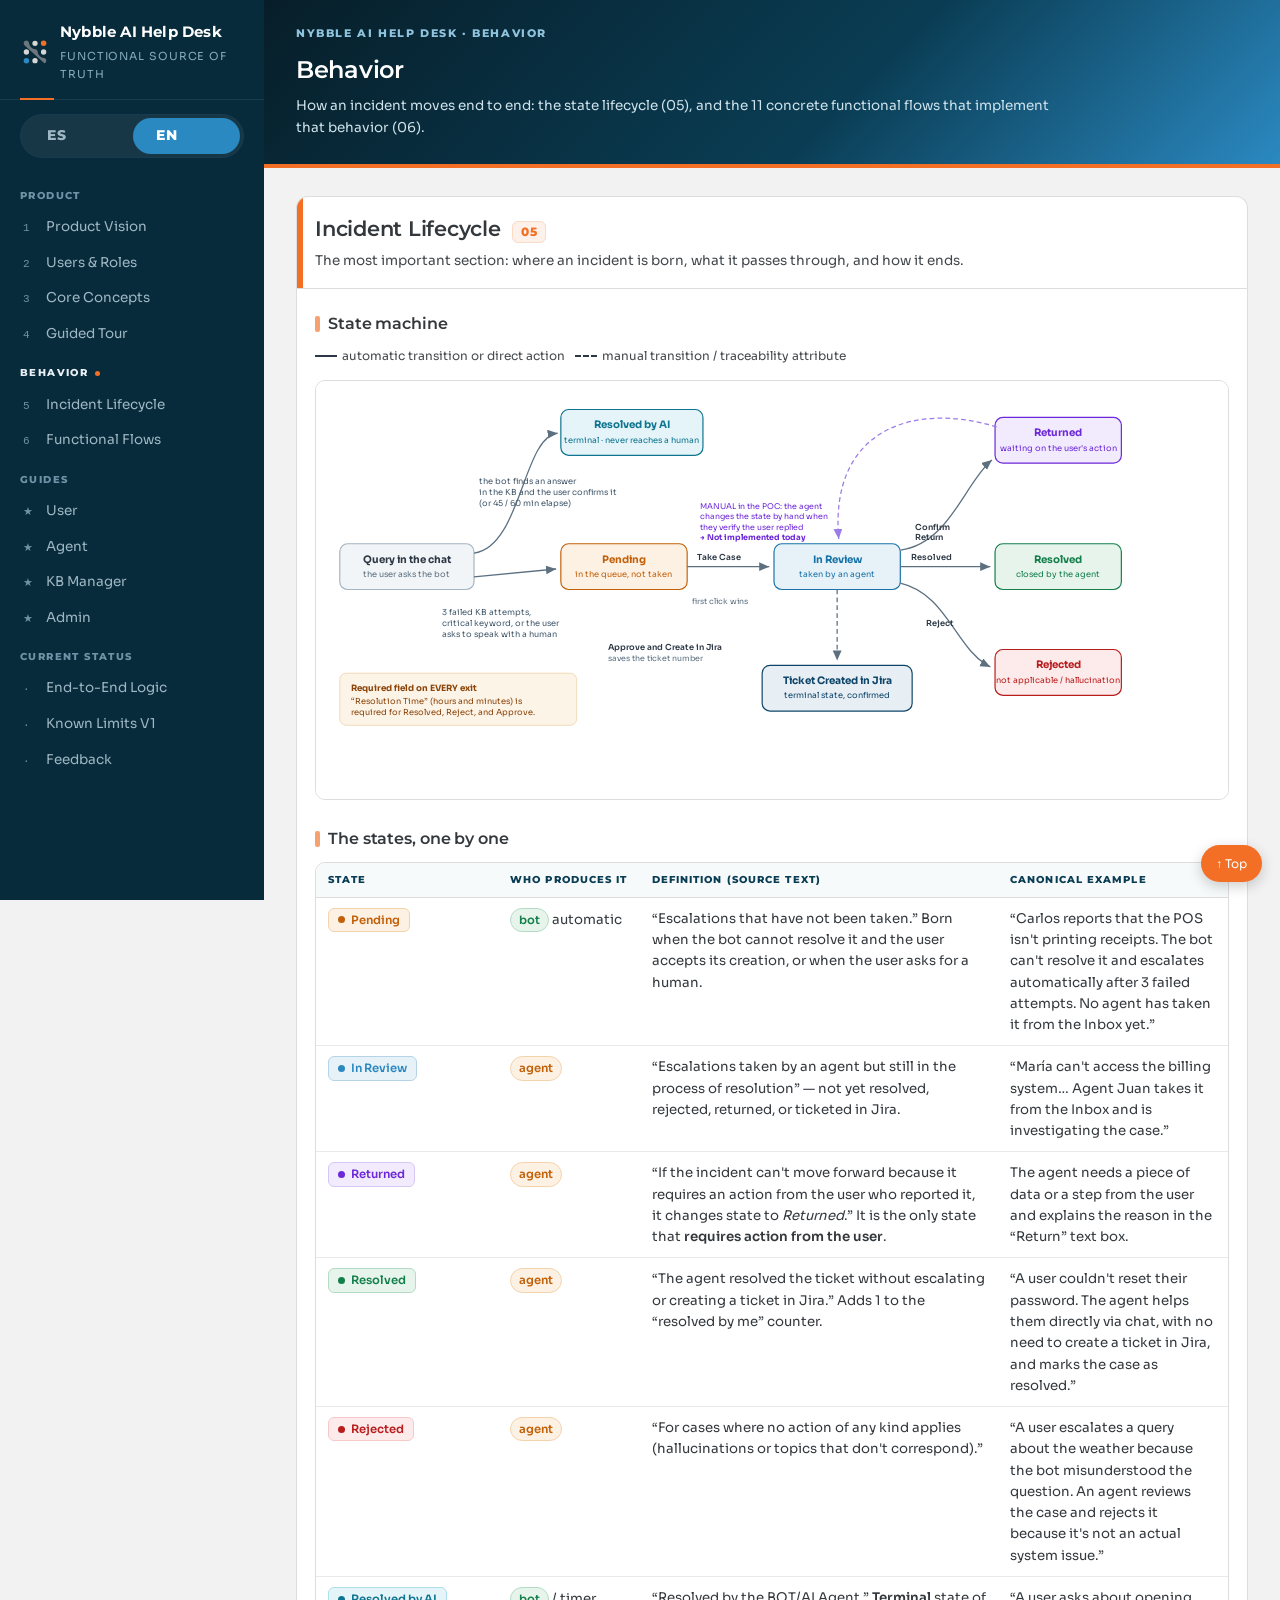
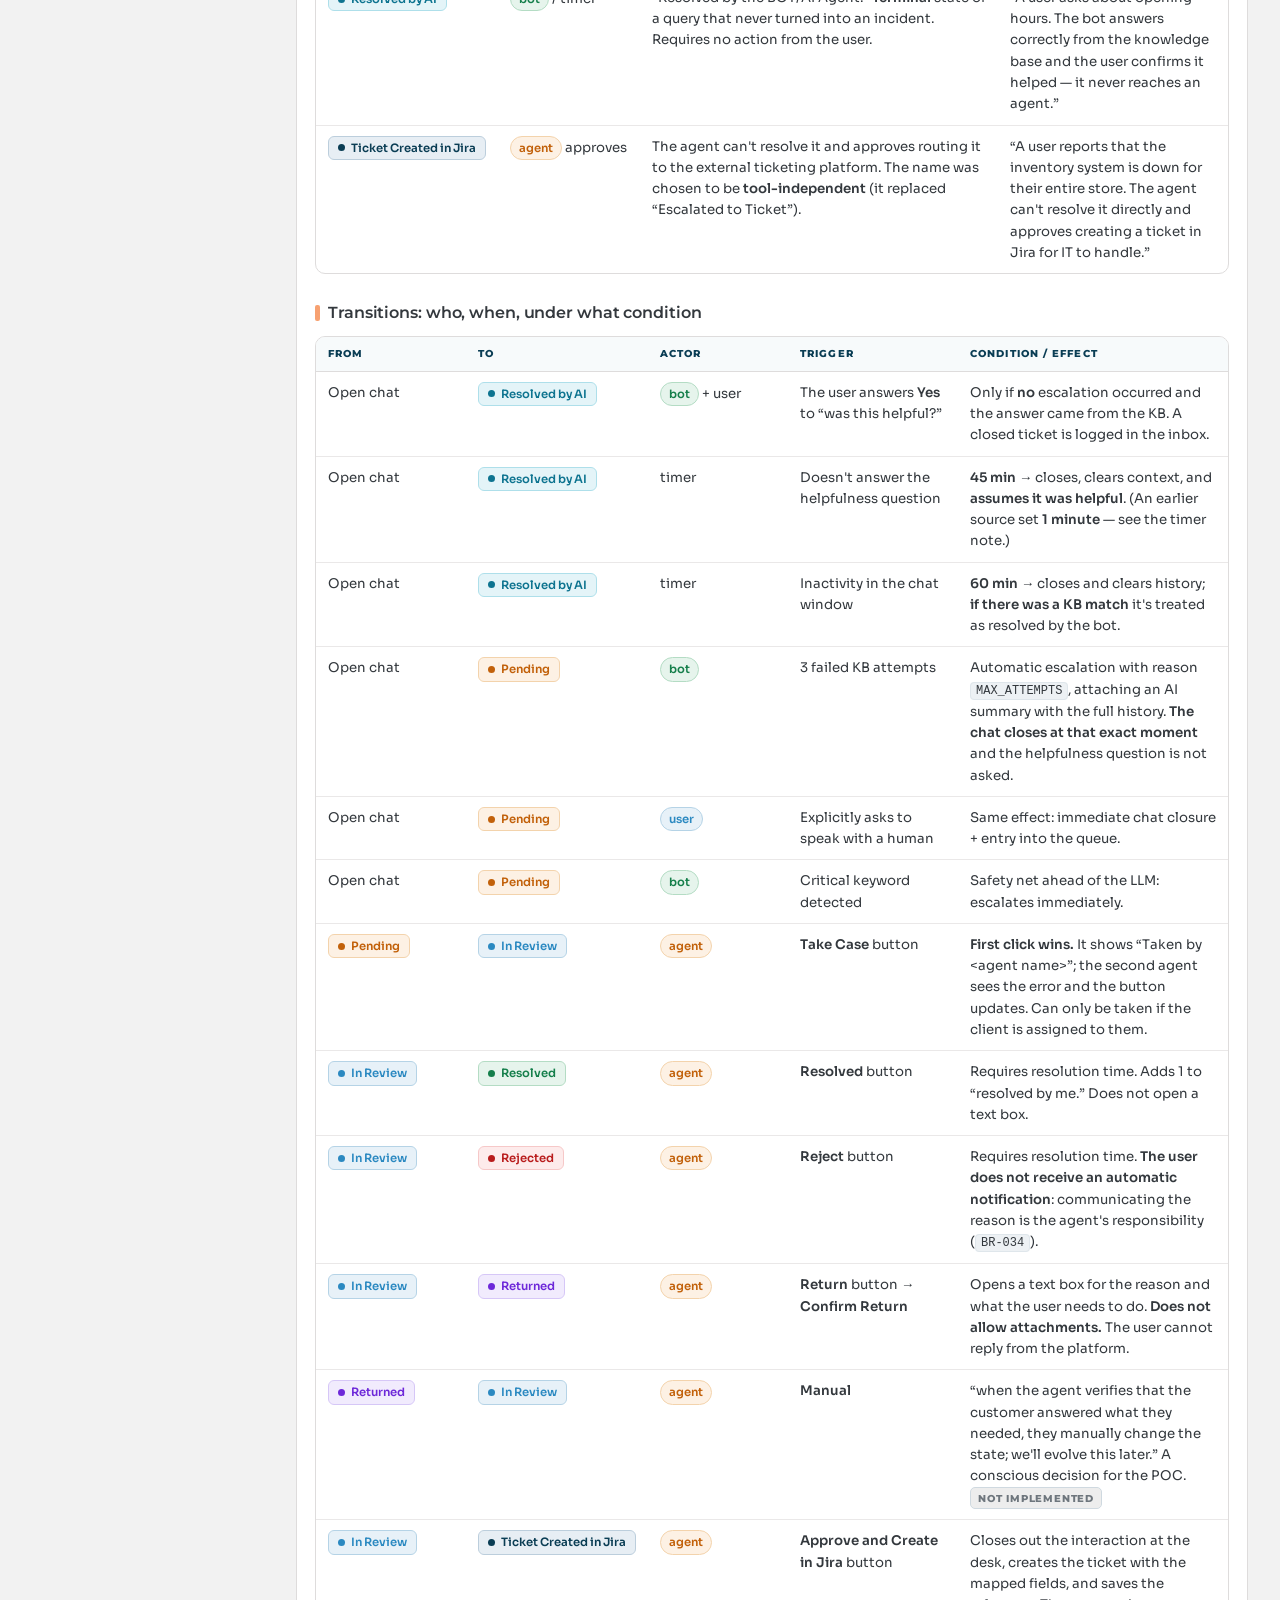
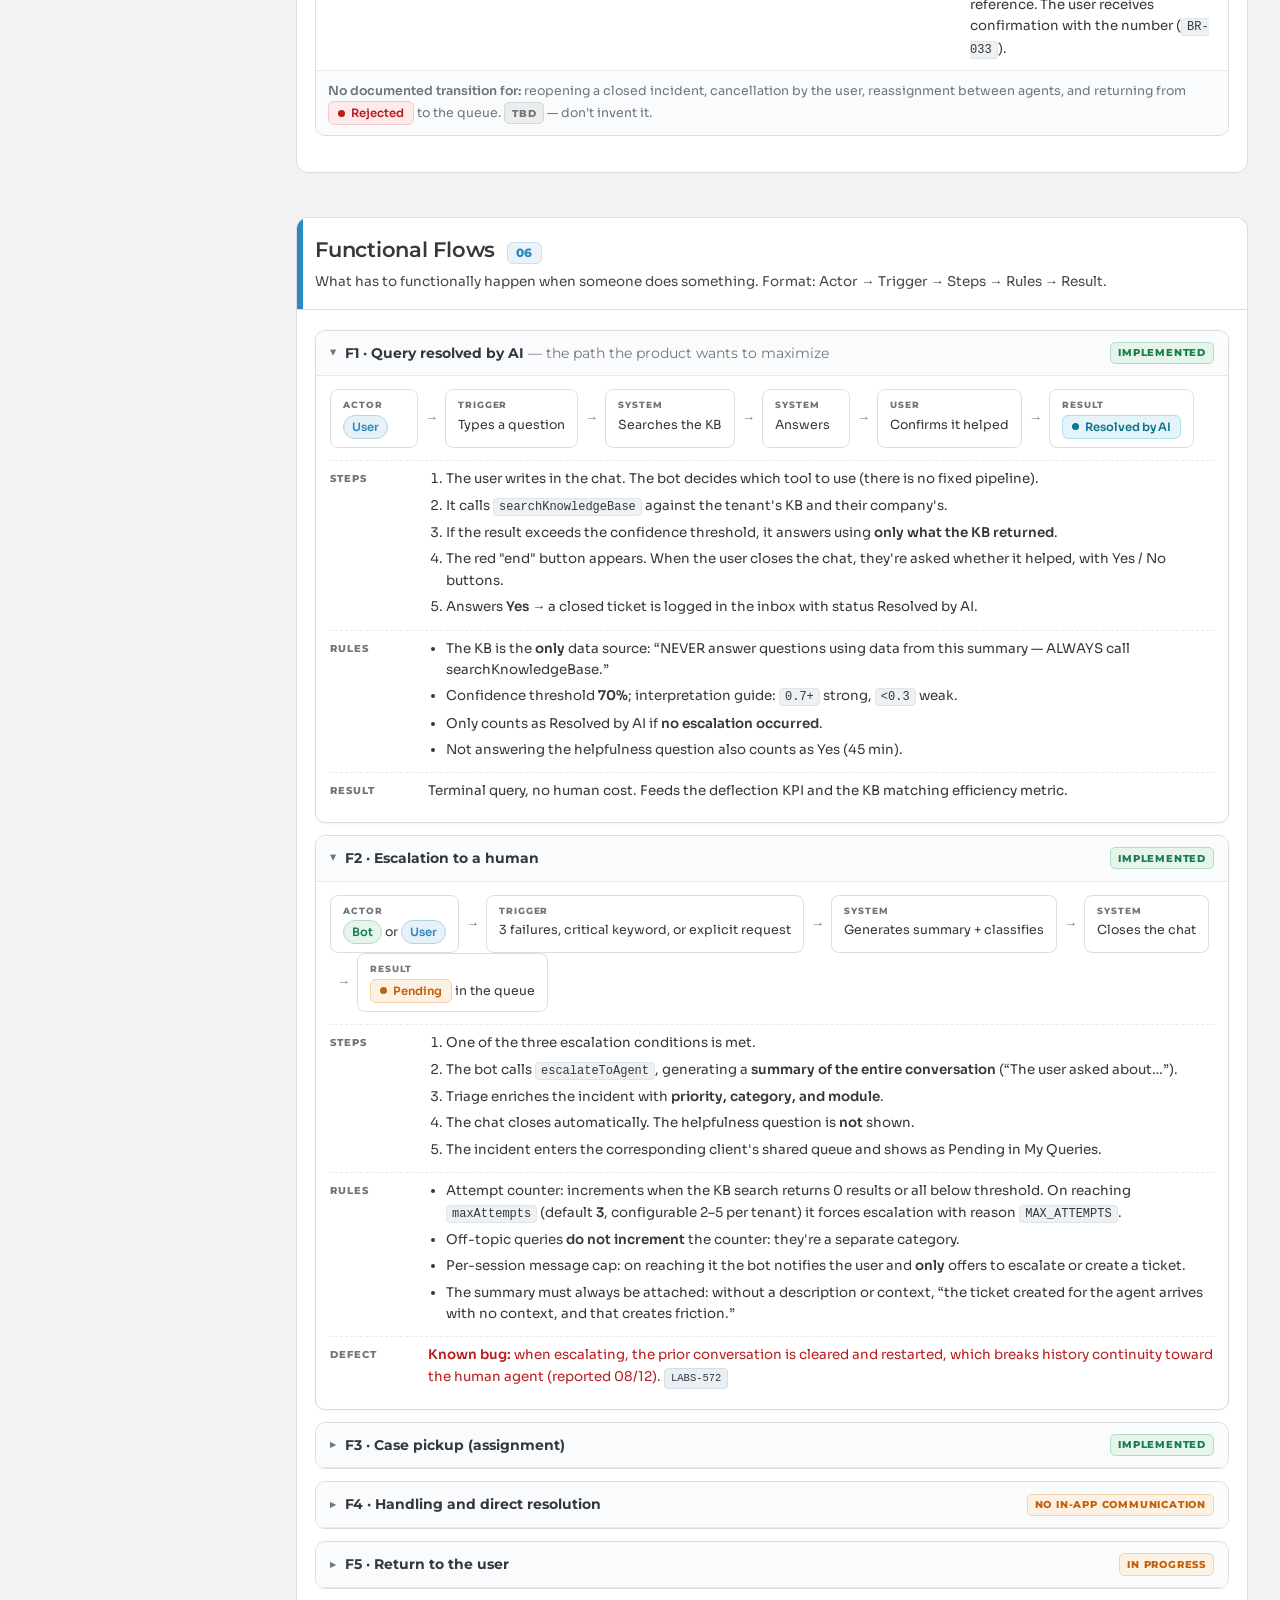
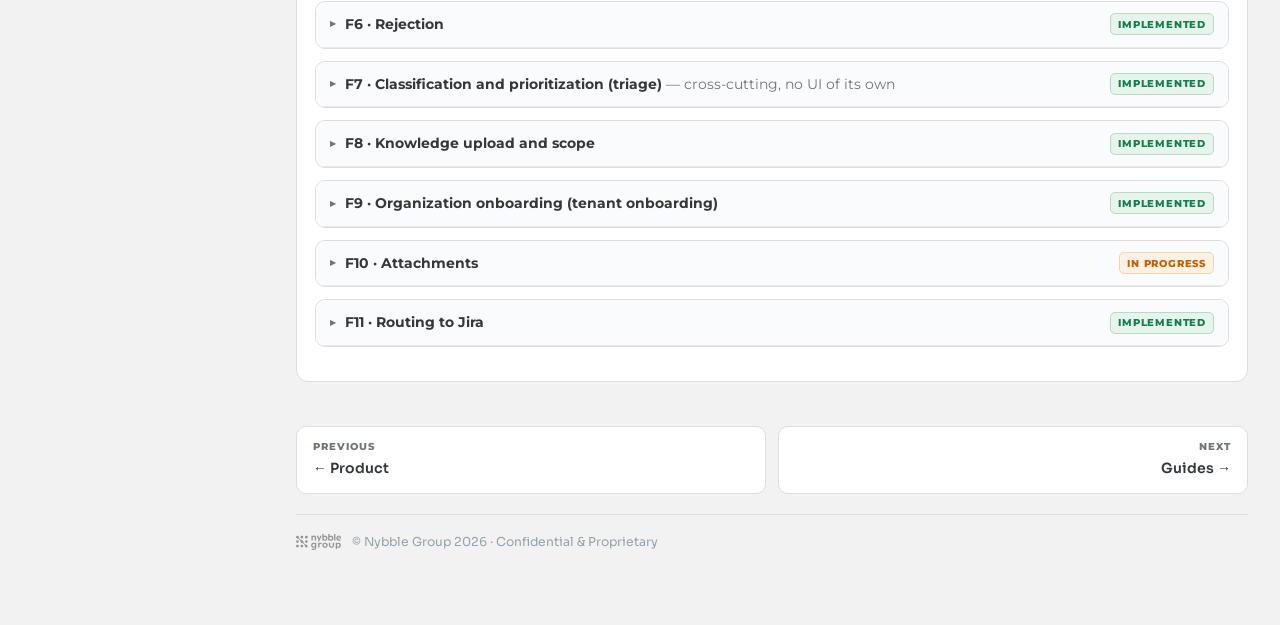
<file: en/comportamiento.html>
<!DOCTYPE html>
<html lang="en">
<head>
<meta charset="utf-8">
<meta name="viewport" content="width=device-width, initial-scale=1">
<title>Nybble AI Help Desk · Behavior</title>
<link rel="preconnect" href="https://fonts.googleapis.com">
<link rel="preconnect" href="https://fonts.gstatic.com" crossorigin>
<link href="https://fonts.googleapis.com/css2?family=Montserrat:wght@500;600;700;800&family=Sora:wght@300;400;500;600;700&display=swap" rel="stylesheet">
<link rel="stylesheet" href="../assets/style.css">
</head>
<body>
<div class="shell">

<nav class="side">
  <div class="brand">
    <img class="brand-mark" src="../assets/nybble-mark.svg" alt="" width="30" height="30">
    <div class="brand-text">
      <b>Nybble AI Help Desk</b>
      <span>Functional Source of Truth</span>
    </div>
  </div>
  <div class="lang-toggle">
    <a href="../comportamiento.html" data-lang-link>ES</a>
    <a href="#" class="is-current">EN</a>
  </div>
  <div class="grp">Product</div>
  <a href="index.html#overview"><i>1</i>Product Vision</a>
  <a href="index.html#roles"><i>2</i>Users & Roles</a>
  <a href="index.html#concepts"><i>3</i>Core Concepts</a>
  <a href="index.html#access"><i>4</i>Guided Tour</a>
  <div class="grp is-here">Behavior</div>
  <a href="#lifecycle"><i>5</i>Incident Lifecycle</a>
  <a href="#flows"><i>6</i>Functional Flows</a>
  <div class="grp">Guides</div>
  <a href="guia-usuario.html"><i>★</i>User</a>
  <a href="guia-operador.html"><i>★</i>Agent</a>
  <a href="guia-kb-manager.html"><i>★</i>KB Manager</a>
  <a href="guia-admin.html"><i>★</i>Admin</a>
  <div class="grp">Current Status</div>
  <a href="estado-actual.html#e2e"><i>·</i>End-to-End Logic</a>
  <a href="estado-actual.html#limits"><i>·</i>Known Limits V1</a>
  <a href="estado-actual.html#feedback"><i>·</i>Feedback</a>
</nav>

<main>
<header class="pagehead">
  <div class="wrap">
    <div class="crumb"><a href="index.html">Nybble AI Help Desk</a> · Behavior</div>
    <h1>Behavior</h1>
    <p>How an incident moves end to end: the state lifecycle (05), and the 11 concrete functional flows that implement that behavior (06).</p>
  </div>
</header>

<div class="wrap">

<!-- ============ 5. INCIDENT LIFECYCLE ============ -->
<section id="lifecycle" style="--accent:var(--c-lifecycle)">
  <div class="shead"><div><h2>Incident Lifecycle <span class="num">05</span></h2><p>The most important section: where an incident is born, what it passes through, and how it ends.</p></div></div>
  <div class="sbody">

    <h3>State machine</h3>
    <div class="legend">
      <i><span class="sw"></span> automatic transition or direct action</i>
      <i><span class="sw d"></span> manual transition / traceability attribute</i>
    </div>
    <div class="diagbox">
      <svg viewBox="0 0 1140 510" xmlns="http://www.w3.org/2000/svg" font-family="Sora, Montserrat, -apple-system, Segoe UI, sans-serif">
        <defs>
          <marker id="a1" markerWidth="10" markerHeight="10" refX="8" refY="3.5" orient="auto"><path d="M0,0 L0,7 L8,3.5 z" fill="#5C7080"/></marker>
          <marker id="a2" markerWidth="10" markerHeight="10" refX="8" refY="3.5" orient="auto"><path d="M0,0 L0,7 L8,3.5 z" fill="#9A7BE8"/></marker>
        </defs>

        <!-- START -->
        <rect x="20" y="196" width="170" height="58" rx="10" fill="#F2F5F7" stroke="#A4B5C2" stroke-width="1.5"/>
        <text x="105" y="220" text-anchor="middle" font-size="13" font-weight="700" fill="#2E3946">Query in the chat</text>
        <text x="105" y="238" text-anchor="middle" font-size="10.5" fill="#5C7080">the user asks the bot</text>

        <!-- RESUELTO POR IA -->
        <rect x="300" y="26" width="180" height="58" rx="10" fill="#E4F4F8" stroke="#0E7490" stroke-width="1.5"/>
        <text x="390" y="50" text-anchor="middle" font-size="13" font-weight="700" fill="#0E7490">Resolved by AI</text>
        <text x="390" y="68" text-anchor="middle" font-size="10.5" fill="#0E7490">terminal · never reaches a human</text>

        <!-- PENDIENTE -->
        <rect x="300" y="196" width="160" height="58" rx="10" fill="#FDF1E4" stroke="#C2610A" stroke-width="1.5"/>
        <text x="380" y="220" text-anchor="middle" font-size="13" font-weight="700" fill="#C2610A">Pending</text>
        <text x="380" y="238" text-anchor="middle" font-size="10.5" fill="#C2610A">in the queue, not taken</text>

        <!-- EN REVISION -->
        <rect x="570" y="196" width="160" height="58" rx="10" fill="#E7F1F8" stroke="#1873A8" stroke-width="1.5"/>
        <text x="650" y="220" text-anchor="middle" font-size="13" font-weight="700" fill="#1873A8">In Review</text>
        <text x="650" y="238" text-anchor="middle" font-size="10.5" fill="#1873A8">taken by an agent</text>

        <!-- RETORNADA -->
        <rect x="850" y="36" width="160" height="58" rx="10" fill="#F1EBFD" stroke="#6D28D9" stroke-width="1.5"/>
        <text x="930" y="60" text-anchor="middle" font-size="13" font-weight="700" fill="#6D28D9">Returned</text>
        <text x="930" y="78" text-anchor="middle" font-size="10.5" fill="#6D28D9">waiting on the user's action</text>

        <!-- RESUELTO -->
        <rect x="850" y="196" width="160" height="58" rx="10" fill="#E6F4EC" stroke="#157F4B" stroke-width="1.5"/>
        <text x="930" y="220" text-anchor="middle" font-size="13" font-weight="700" fill="#157F4B">Resolved</text>
        <text x="930" y="238" text-anchor="middle" font-size="10.5" fill="#157F4B">closed by the agent</text>

        <!-- RECHAZADO -->
        <rect x="850" y="330" width="160" height="58" rx="10" fill="#FDEBEB" stroke="#b91c1c" stroke-width="1.5"/>
        <text x="930" y="354" text-anchor="middle" font-size="13" font-weight="700" fill="#b91c1c">Rejected</text>
        <text x="930" y="372" text-anchor="middle" font-size="10.5" fill="#b91c1c">not applicable / hallucination</text>

        <!-- JIRA -->
        <rect x="555" y="350" width="190" height="58" rx="10" fill="#E7EEF4" stroke="#0F4569" stroke-width="1.5"/>
        <text x="650" y="374" text-anchor="middle" font-size="13" font-weight="700" fill="#0F4569">Ticket Created in Jira</text>
        <text x="650" y="392" text-anchor="middle" font-size="10.5" fill="#0F4569">terminal state, confirmed</text>

        <!-- EDGES -->
        <path d="M190,208 C250,200 252,60 296,56" fill="none" stroke="#5C7080" stroke-width="1.6" marker-end="url(#a1)"/>
        <text x="196" y="120" font-size="10.5" fill="#43596B">the bot finds an answer</text>
        <text x="196" y="134" font-size="10.5" fill="#43596B">in the KB and the user confirms it</text>
        <text x="196" y="148" font-size="10.5" fill="#43596B">(or 45 / 60 min elapse)</text>

        <path d="M190,238 L294,228" fill="none" stroke="#5C7080" stroke-width="1.6" marker-end="url(#a1)"/>
        <text x="150" y="286" font-size="10.5" fill="#43596B">3 failed KB attempts,</text>
        <text x="150" y="300" font-size="10.5" fill="#43596B">critical keyword, or the user</text>
        <text x="150" y="314" font-size="10.5" fill="#43596B">asks to speak with a human</text>

        <path d="M460,225 L564,225" fill="none" stroke="#5C7080" stroke-width="1.6" marker-end="url(#a1)"/>
        <text x="472" y="216" font-size="10.5" font-weight="600" fill="#2E3946">Take Case</text>
        <text x="466" y="272" font-size="10" fill="#5C7080">first click wins</text>

        <path d="M730,204 C792,196 812,118 846,90" fill="none" stroke="#5C7080" stroke-width="1.6" marker-end="url(#a1)"/>
        <text x="748" y="178" font-size="10.5" font-weight="600" fill="#2E3946">Confirm</text>
        <text x="748" y="191" font-size="10.5" font-weight="600" fill="#2E3946">Return</text>

        <path d="M852,48 C748,16 640,50 652,190" fill="none" stroke="#9A7BE8" stroke-width="1.6" stroke-dasharray="6 4" marker-end="url(#a2)"/>
        <text x="476" y="152" font-size="10" fill="#6D28D9">MANUAL in the POC: the agent</text>
        <text x="476" y="165" font-size="10" fill="#6D28D9">changes the state by hand when</text>
        <text x="476" y="178" font-size="10" fill="#6D28D9">they verify the user replied</text>
        <text x="476" y="191" font-size="10" font-weight="700" fill="#6D28D9">→ Not implemented today</text>

        <path d="M730,225 L844,225" fill="none" stroke="#5C7080" stroke-width="1.6" marker-end="url(#a1)"/>
        <text x="744" y="216" font-size="10.5" font-weight="600" fill="#2E3946">Resolved</text>

        <path d="M730,246 C790,260 800,330 844,352" fill="none" stroke="#5C7080" stroke-width="1.6" marker-end="url(#a1)"/>
        <text x="762" y="300" font-size="10.5" font-weight="600" fill="#2E3946">Reject</text>

        <path d="M650,254 L650,344" fill="none" stroke="#5C7080" stroke-width="1.6" stroke-dasharray="6 4" marker-end="url(#a1)"/>
        <text x="360" y="330" font-size="10.5" font-weight="600" fill="#2E3946">Approve and Create in Jira</text>
        <text x="360" y="344" font-size="10" fill="#5C7080">saves the ticket number</text>

        <!-- required field note -->
        <rect x="20" y="360" width="300" height="66" rx="8" fill="#FDF4E8" stroke="#EDD3AA"/>
        <text x="34" y="382" font-size="11" font-weight="700" fill="#8A4409">Required field on EVERY exit</text>
        <text x="34" y="399" font-size="10.5" fill="#8A4409">“Resolution Time” (hours and minutes) is</text>
        <text x="34" y="413" font-size="10.5" fill="#8A4409">required for Resolved, Reject, and Approve.</text>
      </svg>
    </div>

    <h3>The states, one by one</h3>
    <div class="tw">
      <table>
        <thead><tr><th style="width:150px">State</th><th style="width:120px">Who produces it</th><th>Definition (source text)</th><th style="width:230px">Canonical example</th></tr></thead>
        <tbody>
          <tr>
            <td><span class="st st-pend">Pending</span></td>
            <td><span class="b b-bot">bot</span> automatic</td>
            <td>“Escalations that have not been taken.” Born when the bot cannot resolve it and the user accepts its creation, or when the user asks for a human.</td>
            <td>“Carlos reports that the POS isn't printing receipts. The bot can't resolve it and escalates automatically after 3 failed attempts. No agent has taken it from the Inbox yet.”</td>
          </tr>
          <tr>
            <td><span class="st st-rev">In Review</span></td>
            <td><span class="b b-agente">agent</span></td>
            <td>“Escalations taken by an agent but still in the process of resolution” — not yet resolved, rejected, returned, or ticketed in Jira.</td>
            <td>“María can't access the billing system… Agent Juan takes it from the Inbox and is investigating the case.”</td>
          </tr>
          <tr>
            <td><span class="st st-ret">Returned</span></td>
            <td><span class="b b-agente">agent</span></td>
            <td>“If the incident can't move forward because it requires an action from the user who reported it, it changes state to <i>Returned</i>.” It is the only state that <b>requires action from the user</b>.</td>
            <td>The agent needs a piece of data or a step from the user and explains the reason in the “Return” text box.</td>
          </tr>
          <tr>
            <td><span class="st st-res">Resolved</span></td>
            <td><span class="b b-agente">agent</span></td>
            <td>“The agent resolved the ticket without escalating or creating a ticket in Jira.” Adds 1 to the “resolved by me” counter.</td>
            <td>“A user couldn't reset their password. The agent helps them directly via chat, with no need to create a ticket in Jira, and marks the case as resolved.”</td>
          </tr>
          <tr>
            <td><span class="st st-rec">Rejected</span></td>
            <td><span class="b b-agente">agent</span></td>
            <td>“For cases where no action of any kind applies (hallucinations or topics that don't correspond).”</td>
            <td>“A user escalates a query about the weather because the bot misunderstood the question. An agent reviews the case and rejects it because it's not an actual system issue.”</td>
          </tr>
          <tr>
            <td><span class="st st-ia">Resolved by AI</span></td>
            <td><span class="b b-bot">bot</span> / timer</td>
            <td>“Resolved by the BOT/AI Agent.” <b>Terminal</b> state of a query that never turned into an incident. Requires no action from the user.</td>
            <td>“A user asks about opening hours. The bot answers correctly from the knowledge base and the user confirms it helped — it never reaches an agent.”</td>
          </tr>
          <tr>
            <td><span class="st st-jira">Ticket Created in Jira</span></td>
            <td><span class="b b-agente">agent</span> approves</td>
            <td>The agent can't resolve it and approves routing it to the external ticketing platform. The name was chosen to be <b>tool-independent</b> (it replaced “Escalated to Ticket”).</td>
            <td>“A user reports that the inventory system is down for their entire store. The agent can't resolve it directly and approves creating a ticket in Jira for IT to handle.”</td>
          </tr>
        </tbody>
      </table>
    </div>

    <h3>Transitions: who, when, under what condition</h3>
    <div class="tw">
      <table>
        <thead><tr><th style="width:150px">From</th><th style="width:150px">To</th><th style="width:140px">Actor</th><th style="width:170px">Trigger</th><th>Condition / effect</th></tr></thead>
        <tbody>
          <tr><td>Open chat</td><td><span class="st st-ia">Resolved by AI</span></td><td><span class="b b-bot">bot</span> + user</td><td>The user answers <b>Yes</b> to “was this helpful?”</td><td>Only if <b>no</b> escalation occurred and the answer came from the KB. A closed ticket is logged in the inbox.</td></tr>
          <tr><td>Open chat</td><td><span class="st st-ia">Resolved by AI</span></td><td>timer</td><td>Doesn't answer the helpfulness question</td><td><b>45 min</b> → closes, clears context, and <b>assumes it was helpful</b>. (An earlier source set <b>1 minute</b> — see the timer note.)</td></tr>
          <tr><td>Open chat</td><td><span class="st st-ia">Resolved by AI</span></td><td>timer</td><td>Inactivity in the chat window</td><td><b>60 min</b> → closes and clears history; <b>if there was a KB match</b> it's treated as resolved by the bot.</td></tr>
          <tr><td>Open chat</td><td><span class="st st-pend">Pending</span></td><td><span class="b b-bot">bot</span></td><td>3 failed KB attempts</td><td>Automatic escalation with reason <code>MAX_ATTEMPTS</code>, attaching an AI summary with the full history. <b>The chat closes at that exact moment</b> and the helpfulness question is not asked.</td></tr>
          <tr><td>Open chat</td><td><span class="st st-pend">Pending</span></td><td><span class="b b-usuario">user</span></td><td>Explicitly asks to speak with a human</td><td>Same effect: immediate chat closure + entry into the queue.</td></tr>
          <tr><td>Open chat</td><td><span class="st st-pend">Pending</span></td><td><span class="b b-bot">bot</span></td><td>Critical keyword detected</td><td>Safety net ahead of the LLM: escalates immediately.</td></tr>
          <tr><td><span class="st st-pend">Pending</span></td><td><span class="st st-rev">In Review</span></td><td><span class="b b-agente">agent</span></td><td><b>Take Case</b> button</td><td><b>First click wins.</b> It shows “Taken by &lt;agent name&gt;”; the second agent sees the error and the button updates. Can only be taken if the client is assigned to them.</td></tr>
          <tr><td><span class="st st-rev">In Review</span></td><td><span class="st st-res">Resolved</span></td><td><span class="b b-agente">agent</span></td><td><b>Resolved</b> button</td><td>Requires resolution time. Adds 1 to “resolved by me.” Does not open a text box.</td></tr>
          <tr><td><span class="st st-rev">In Review</span></td><td><span class="st st-rec">Rejected</span></td><td><span class="b b-agente">agent</span></td><td><b>Reject</b> button</td><td>Requires resolution time. <b>The user does not receive an automatic notification</b>: communicating the reason is the agent's responsibility (<code>BR-034</code>).</td></tr>
          <tr><td><span class="st st-rev">In Review</span></td><td><span class="st st-ret">Returned</span></td><td><span class="b b-agente">agent</span></td><td><b>Return</b> button → <b>Confirm Return</b></td><td>Opens a text box for the reason and what the user needs to do. <b>Does not allow attachments.</b> The user cannot reply from the platform.</td></tr>
          <tr><td><span class="st st-ret">Returned</span></td><td><span class="st st-rev">In Review</span></td><td><span class="b b-agente">agent</span></td><td><b>Manual</b></td><td>“when the agent verifies that the customer answered what they needed, they manually change the state; we'll evolve this later.” A conscious decision for the POC. <span class="mark m-tbd">Not implemented</span></td></tr>
          <tr><td><span class="st st-rev">In Review</span></td><td><span class="st st-jira">Ticket Created in Jira</span></td><td><span class="b b-agente">agent</span></td><td><b>Approve and Create in Jira</b> button</td><td>Closes out the interaction at the desk, creates the ticket with the mapped fields, and saves the reference. The user receives confirmation with the number (<code>BR-033</code>).</td></tr>
          <tr><td colspan="5" style="background:#fafbfc;color:var(--ink3);font-size:12.5px"><b>No documented transition for:</b> reopening a closed incident, cancellation by the user, reassignment between agents, and returning from <span class="st st-rec">Rejected</span> to the queue. <span class="mark m-tbd">TBD</span> — don't invent it.</td></tr>
        </tbody>
      </table>
    </div>

  </div>
</section>

<!-- ============ 6. FUNCTIONAL FLOWS ============ -->
<section id="flows" style="--accent:var(--c-flows)">
  <div class="shead"><div><h2>Functional Flows <span class="num">06</span></h2><p>What has to functionally happen when someone does something. Format: Actor → Trigger → Steps → Rules → Result.</p></div></div>
  <div class="sbody">

    <details class="flowcard" open>
      <summary class="fh"><span class="fh-row"><h5>F1 · Query resolved by AI <span style="font-weight:400;color:var(--ink3)">— the path the product wants to maximize</span></h5><span class="mark m-imp">Implemented</span></span></summary>
      <div class="fb">
        <div class="chain">
          <div class="n"><b>Actor</b><span class="b b-usuario">User</span></div><div class="a">→</div>
          <div class="n"><b>Trigger</b>Types a question</div><div class="a">→</div>
          <div class="n"><b>System</b>Searches the KB</div><div class="a">→</div>
          <div class="n"><b>System</b>Answers</div><div class="a">→</div>
          <div class="n"><b>User</b>Confirms it helped</div><div class="a">→</div>
          <div class="n"><b>Result</b><span class="st st-ia">Resolved by AI</span></div>
        </div>
        <div class="frow"><div class="lab">Steps</div><div><ol>
          <li>The user writes in the chat. The bot decides which tool to use (there is no fixed pipeline).</li>
          <li>It calls <code>searchKnowledgeBase</code> against the tenant's KB and their company's.</li>
          <li>If the result exceeds the confidence threshold, it answers using <b>only what the KB returned</b>.</li>
          <li>The red "end" button appears. When the user closes the chat, they're asked whether it helped, with Yes / No buttons.</li>
          <li>Answers <b>Yes</b> → a closed ticket is logged in the inbox with status Resolved by AI.</li>
        </ol></div></div>
        <div class="frow"><div class="lab">Rules</div><div><ul>
          <li>The KB is the <b>only</b> data source: “NEVER answer questions using data from this summary — ALWAYS call searchKnowledgeBase.”</li>
          <li>Confidence threshold <b>70%</b>; interpretation guide: <code>0.7+</code> strong, <code>&lt;0.3</code> weak.</li>
          <li>Only counts as Resolved by AI if <b>no escalation occurred</b>.</li>
          <li>Not answering the helpfulness question also counts as Yes (45 min).</li>
        </ul></div></div>
        <div class="frow"><div class="lab">Result</div><div><p>Terminal query, no human cost. Feeds the deflection KPI and the KB matching efficiency metric.</p></div></div>
      </div>
    </details>

    <details class="flowcard" open>
      <summary class="fh"><span class="fh-row"><h5>F2 · Escalation to a human</h5><span class="mark m-imp">Implemented</span></span></summary>
      <div class="fb">
        <div class="chain">
          <div class="n"><b>Actor</b><span class="b b-bot">Bot</span> or <span class="b b-usuario">User</span></div><div class="a">→</div>
          <div class="n"><b>Trigger</b>3 failures, critical keyword, or explicit request</div><div class="a">→</div>
          <div class="n"><b>System</b>Generates summary + classifies</div><div class="a">→</div>
          <div class="n"><b>System</b>Closes the chat</div><div class="a">→</div>
          <div class="n"><b>Result</b><span class="st st-pend">Pending</span> in the queue</div>
        </div>
        <div class="frow"><div class="lab">Steps</div><div><ol>
          <li>One of the three escalation conditions is met.</li>
          <li>The bot calls <code>escalateToAgent</code>, generating a <b>summary of the entire conversation</b> (“The user asked about…”).</li>
          <li>Triage enriches the incident with <b>priority, category, and module</b>.</li>
          <li>The chat closes automatically. The helpfulness question is <b>not</b> shown.</li>
          <li>The incident enters the corresponding client's shared queue and shows as Pending in My Queries.</li>
        </ol></div></div>
        <div class="frow"><div class="lab">Rules</div><div><ul>
          <li>Attempt counter: increments when the KB search returns 0 results or all below threshold. On reaching <code>maxAttempts</code> (default <b>3</b>, configurable 2–5 per tenant) it forces escalation with reason <code>MAX_ATTEMPTS</code>.</li>
          <li>Off-topic queries <b>do not increment</b> the counter: they're a separate category.</li>
          <li>Per-session message cap: on reaching it the bot notifies the user and <b>only</b> offers to escalate or create a ticket.</li>
          <li>The summary must always be attached: without a description or context, “the ticket created for the agent arrives with no context, and that creates friction.”</li>
        </ul></div></div>
        <div class="frow"><div class="lab">Defect</div><div><p class="mini" style="color:var(--bad)"><b>Known bug:</b> when escalating, the prior conversation is cleared and restarted, which breaks history continuity toward the human agent (reported 08/12). <a class="tag" href="https://nybblegroup.atlassian.net/browse/LABS-572" target="_blank">LABS-572</a></p></div></div>
      </div>
    </details>

    <details class="flowcard">
      <summary class="fh"><span class="fh-row"><h5>F3 · Case pickup (assignment)</h5><span class="mark m-imp">Implemented</span></span></summary>
      <div class="fb">
        <div class="chain">
          <div class="n"><b>Actor</b><span class="b b-agente">Agent</span></div><div class="a">→</div>
          <div class="n"><b>Trigger</b>Clicks “Take Case”</div><div class="a">→</div>
          <div class="n"><b>System</b>Exclusive lock in the DB</div><div class="a">→</div>
          <div class="n"><b>Result</b><span class="st st-rev">In Review</span> · “Taken by &lt;agent&gt;”</div>
        </div>
        <div class="frow"><div class="lab">Rules</div><div><ul>
          <li><b>There is no automatic assignment or routing.</b> All enabled agents share a single "ticket pool" and take cases on demand. Routing by specialty is deferred to post-MVP (<code>BR-039</code>).</li>
          <li><b>First click wins.</b> The second agent sees the error message “Taken by &lt;agent name&gt;” and the button updates to the new state at that moment.</li>
          <li>The inbox is filtered by <code>clientId IN (clients assigned to the agent)</code>. An agent with a single assigned client only sees escalations for that client.</li>
          <li>The queue is sorted by priority: <b>CRITICAL &gt; HIGH &gt; MEDIUM &gt; LOW</b>.</li>
          <li>Cannot take cases for <b>closed-out</b> tenants or clients.</li>
        </ul></div></div>
      </div>
    </details>

    <details class="flowcard">
      <summary class="fh"><span class="fh-row"><h5>F4 · Handling and direct resolution</h5><span class="mark m-open">No in-app communication</span></span></summary>
      <div class="fb">
        <div class="chain">
          <div class="n"><b>Actor</b><span class="b b-agente">Agent</span></div><div class="a">→</div>
          <div class="n"><b>Trigger</b>Reviews the taken case</div><div class="a">→</div>
          <div class="n"><b>Outside the app</b>Contacts via Slack / email</div><div class="a">→</div>
          <div class="n"><b>System</b>Requires resolution time</div><div class="a">→</div>
          <div class="n"><b>Result</b><span class="st st-res">Resolved</span></div>
        </div>
        <div class="frow"><div class="lab">Steps</div><div><ol>
          <li>Opens the incident (it appears <b>below</b> the list; today you have to scroll).</li>
          <li>Reads the user's <b>literal query</b> and the <b>AI summary</b>, plus priority, category, module, client, and contact.</li>
          <li>If they need to talk to the user, they do it <b>outside the platform</b> (Slack or email).</li>
          <li>Fills in the <b>resolution time</b> (hours and minutes) and marks it <b>Resolved</b>.</li>
        </ol></div></div>
        <div class="frow"><div class="lab">Rules</div><div><ul>
          <li>Resolution time is <b>mandatory</b> for any of the closing actions.</li>
          <li>Resolved adds 1 to the “resolved by me” counter. The “resolved with workaround” variant was <b>removed</b>.</li>
          <li>After every CTA the screen reloads so the action is reflected in the metrics.</li>
        </ul></div></div>
        <div class="frow"><div class="lab">Limit</div><div><p class="mini" style="color:var(--bad)">The definition of Resolved says “the agent helps them directly via chat,” but <b>that chat doesn't exist on the platform</b>. In practice the agent can only log hours and change the state. Decision from 08/19: out of scope for V1, documented here.</p></div></div>
      </div>
    </details>

    <details class="flowcard">
      <summary class="fh"><span class="fh-row"><h5>F5 · Return to the user</h5><span class="mark m-open">In Progress</span></span></summary>
      <div class="fb">
        <div class="chain">
          <div class="n"><b>Actor</b><span class="b b-agente">Agent</span></div><div class="a">→</div>
          <div class="n"><b>Trigger</b>Needs something from the user</div><div class="a">→</div>
          <div class="n"><b>System</b>Reason text box</div><div class="a">→</div>
          <div class="n"><b>System</b>“Confirm Return”</div><div class="a">→</div>
          <div class="n"><b>Result</b><span class="st st-ret">Returned</span></div>
        </div>
        <div class="frow"><div class="lab">Rules</div><div><ul>
          <li>It's the <b>only</b> agent CTA that opens a text box — to explain the reason for the return and what the user needs to do. <b>Does not allow file attachments.</b></li>
          <li>The user <b>has no way to act or reply</b> from the platform.</li>
          <li>Going back from <span class="st st-ret">Returned</span> to <span class="st st-rev">In Review</span> is <b>manual</b>: the agent changes it once they verify, through whatever channel, that the user replied.</li>
          <li>It's the only state that "requires action from the user," and so it should appear first in My Queries (decided, not implemented).</li>
        </ul></div></div>
        <div class="frow"><div class="lab">Open items</div><div><p class="mini">The <b>“Confirm Return”</b> button is red, and it was decided to change it to <b>green</b> for semantic consistency with other confirmation CTAs <a class="tag" href="https://nybblegroup.atlassian.net/browse/LABS-566" target="_blank">LABS-566</a>. <span class="mark m-draft">Draft</span></p></div></div>
      </div>
    </details>

    <details class="flowcard">
      <summary class="fh"><span class="fh-row"><h5>F6 · Rejection</h5><span class="mark m-imp">Implemented</span></span></summary>
      <div class="fb">
        <div class="chain">
          <div class="n"><b>Actor</b><span class="b b-agente">Agent</span></div><div class="a">→</div>
          <div class="n"><b>Trigger</b>The case doesn't apply</div><div class="a">→</div>
          <div class="n"><b>System</b>Asks for resolution time</div><div class="a">→</div>
          <div class="n"><b>Result</b><span class="st st-rec">Rejected</span> · no notification</div>
        </div>
        <div class="frow"><div class="lab">Rules</div><div><ul>
          <li>Applies to “cases where no action of any kind applies (hallucinations or topics that don't correspond).”</li>
          <li><code>BR-034</code> — <i>“If the agent rejects the ticket, the user does not receive an automatic notification. The agent is responsible for communicating the reason.”</i> This rule is what makes an external channel necessary.</li>
          <li>Does not open a text box. Resolution time is still mandatory.</li>
        </ul></div></div>
      </div>
    </details>

    <details class="flowcard">
      <summary class="fh"><span class="fh-row"><h5>F7 · Classification and prioritization (triage) <span style="font-weight:400;color:var(--ink3)">— cross-cutting, no UI of its own</span></h5><span class="mark m-imp">Implemented</span></span></summary>
      <div class="fb">
        <div class="chain">
          <div class="n"><b>Actor</b><span class="b b-bot">Bot (Triage)</span></div><div class="a">→</div>
          <div class="n"><b>Trigger</b>A draft or an escalation is generated</div><div class="a">→</div>
          <div class="n"><b>System</b>Applies the priority and category rubric</div><div class="a">→</div>
          <div class="n"><b>Result</b>priority + category + module</div>
        </div>
        <div class="frow"><div class="lab">Canonical use cases</div><div>
          <div class="tw" style="margin:0">
            <table>
              <thead><tr><th style="width:70px">ID</th><th>Query</th><th style="width:110px">Priority</th><th style="width:150px">Category</th></tr></thead>
              <tbody>
                <tr><td>UC-T01</td><td>“The billing system is down, we can't operate”</td><td><b>CRITICAL</b></td><td>System error</td></tr>
                <tr><td>UC-T02</td><td>“I haven't been able to log in for 2 days”</td><td><b>HIGH</b></td><td>Access</td></tr>
                <tr><td>UC-T04</td><td>“This report is slow but I can use the other one”</td><td><b>MEDIUM</b></td><td>System error</td></tr>
                <tr><td>UC-T03</td><td>“How do I change my notification settings?”</td><td><b>LOW</b></td><td>Configuration</td></tr>
              </tbody>
            </table>
          </div>
        </div></div>
        <div class="frow"><div class="lab">Rules</div><div><ul>
          <li><b>Single, shared</b> rubric used by the draft generator, the escalation summary generator, and the urgency classifier. Customizing the rubric per tenant is <b>out of scope</b>.</li>
          <li>The enrichment applies <b>to both the ticket path and the escalation path</b>.</li>
        </ul></div></div>
      </div>
    </details>

    <details class="flowcard">
      <summary class="fh"><span class="fh-row"><h5>F8 · Knowledge upload and scope</h5><span class="mark m-imp">Implemented</span></span></summary>
      <div class="fb">
        <div class="chain">
          <div class="n"><b>Actor</b><span class="b b-kb">KB Manager</span></div><div class="a">→</div>
          <div class="n"><b>Trigger</b>Uploads a document</div><div class="a">→</div>
          <div class="n"><b>Decision</b>Assigned companies?</div><div class="a">→</div>
          <div class="n"><b>System</b>Indexes</div><div class="a">→</div>
          <div class="n"><b>System</b>Regenerates the topic summary</div><div class="a">→</div>
          <div class="n"><b>Result</b>Available with its scope</div>
        </div>
        <div class="frow"><div class="lab">Scope rule</div><div><blockquote>“if a document is not assigned a company, it is tenant-wide (general access, all companies in the tenant). If it's assigned to one or more companies, its scope is limited to the assigned company/companies.”<em>LABS-517, Hernán Nadotti · QA-verified on 08/12 with two independent isolation tests</em></blockquote></div></div>
        <div class="frow"><div class="lab">Rules</div><div><ul>
          <li>Indexing states: <code>PENDING → INDEXING → INDEXED / ERROR</code>, with <b>Indexing / Ready / Error</b> labels visible per document.</li>
          <li>The <b>topic summary regenerates automatically</b> on any KB modification (upload, Drive sync, state change). The admin can also regenerate it by hand.</li>
          <li>The summary must contain <b>only topic labels, with no data or numbers</b> — e.g. “paid vacation (15-30 days depending on tenure)” becomes “Vacation policy.” It's a safeguard against the bot answering from the summary.</li>
          <li>Isolation: KB per tenant in a separate namespace (<code>BR-018</code>, <code>BR-083</code>), refined at the company level by this flow.</li>
        </ul></div></div>
        <div class="frow"><div class="lab">Open items</div><div><p class="mini">Scope for external sources like Google Drive and per-company indexes: <span class="mark m-tbd">TBD post-POC</span> <a class="tag" href="https://nybblegroup.atlassian.net/browse/LABS-576" target="_blank">LABS-576</a>.</p></div></div>
      </div>
    </details>

    <details class="flowcard">
      <summary class="fh"><span class="fh-row"><h5>F9 · Organization onboarding (tenant onboarding)</h5><span class="mark m-imp">Implemented</span></span></summary>
      <div class="fb">
        <div class="chain">
          <div class="n"><b>Actor</b><span class="b b-admin">Admin</span></div><div class="a">→</div>
          <div class="n"><b>Trigger</b>“New Organization”</div><div class="a">→</div>
          <div class="n"><b>System</b>Validates</div><div class="a">→</div>
          <div class="n"><b>Result</b>Tenant + initial admin</div>
        </div>
        <div class="frow"><div class="lab">Validations</div><div><blockquote>“A form is valid if: the tenant name is not the same as any other · the superadmin's email is not the same as any existing one · the password [has at least] 8 characters.”<em>LABS-532, Hernán Nadotti. A password under 8 characters is the error condition; the bullet is phrased in reverse in the source.</em></blockquote></div></div>
        <div class="frow"><div class="lab">After onboarding</div><div><ul>
          <li>The <b>company/business</b> is created within the tenant (e.g. tenant <i>Nybble Labs</i> → company <i>NYBO</i>).</li>
          <li>Users for each role are created. The <b>KB user</b> is created by the tenant's Admin.</li>
          <li>The <b>field mapping to Jira</b> is defined, which is part of onboarding (<code>BR-035</code>).</li>
          <li>The initial KB is uploaded and the topic summary is generated.</li>
        </ul></div></div>
      </div>
    </details>

    <details class="flowcard">
      <summary class="fh"><span class="fh-row"><h5>F10 · Attachments</h5><span class="mark m-open">In Progress</span></span></summary>
      <div class="fb">
        <div class="frow"><div class="lab">What was requested</div><div><p><b>Ideal:</b> being able to upload and <b>paste</b> images at any time, with the bot reading and interpreting them as one more tool for resolution. <b>Minimum acceptable:</b> allow uploading files without the bot using them, but have them stay attached to the incident and visible in its detail view. Requested by the Business Solutions team as vital to selling the desk as a product <a class="tag" href="https://nybblegroup.atlassian.net/browse/LABS-515" target="_blank">LABS-515</a>.</p></div></div>
        <div class="frow"><div class="lab">What exists today</div><div><ul>
          <li>An attachment can be added <b>only after</b> the bot answers the first message.</li>
          <li>Only via the <code>+</code> button: <b>an image cannot be pasted</b>.</li>
          <li><b>The bot does not interpret images</b>, not even screenshots of content that's already in the KB itself.</li>
          <li>The agent <b>cannot attach</b> anything when returning or resolving <a class="tag" href="https://nybblegroup.atlassian.net/browse/LABS-516" target="_blank">LABS-516</a>.</li>
        </ul></div></div>
        <div class="frow"><div class="lab">Rule that is defined</div><div><p class="mini">Every attachment must record <b>who uploaded it</b> and be visible to <b>any role with permission to view that incident or query</b>. Not yet verifiable.</p></div></div>
      </div>
    </details>

    <details class="flowcard">
      <summary class="fh"><span class="fh-row"><h5>F11 · Routing to Jira</h5><span class="mark m-imp">Implemented</span></span></summary>
      <div class="fb">
        <div class="chain">
          <div class="n"><b>Actor</b><span class="b b-agente">Agent</span></div><div class="a">→</div>
          <div class="n"><b>Trigger</b>“Approve and Create in Jira”</div><div class="a">→</div>
          <div class="n"><b>System</b>Maps fields per tenant</div><div class="a">→</div>
          <div class="n"><b>System</b>Creates the ticket and saves the reference</div><div class="a">→</div>
          <div class="n"><b>User</b>Receives the ticket number</div>
        </div>
        <div class="frow"><div class="lab">Rules</div><div><ul>
          <li><code>BR-033</code> — <i>“Only once the agent approves is the ticket formally created in Jira with all mapped fields. The user receives confirmation with the Jira ticket number.”</i></li>
          <li><code>BR-035</code> — <i>“The system maps the draft's fields to the Jira fields. The mapping is configurable per tenant (defined during onboarding).”</i></li>
          <li>The state name was deliberately chosen to be platform-agnostic: “Escalated to Ticket” was replaced with “created in Jira” to reflect the action regardless of which ticketing tool is used.</li>
          <li>The ticket relies on <b>the AI-generated summary</b>.</li>
          <li>This CTA <b>does not open a text box or allow attachments</b>.</li>
        </ul></div></div>
        <div class="frow"><div class="lab">Heads up</div><div><p class="mini"><b>Communication between the user and the agent for this ticket happens outside the platform</b> (Slack, email, or another separate application) — there is no in-app chat. The only thing recorded on the desk is the resolution time the agent logs, which is what allows the incident's state to be updated.</p></div></div>
      </div>
    </details>
  </div>
</section>

<div class="pager">
  <a class="prev" href="index.html#concepts"><span class="d">Previous</span><span class="t">← Product</span></a>
  <a class="next" href="guia-usuario.html"><span class="d">Next</span><span class="t">Guides →</span></a>
</div>

<footer>
  <img src="../assets/nybble-wordmark.svg" alt="Nybble Group" height="16" style="opacity:.55;vertical-align:middle;margin-right:8px">
  <span style="color:#8FA3B1">© Nybble Group 2026 · Confidential &amp; Proprietary</span>
</footer>

</div><!-- /wrap -->
</main>
</div><!-- /shell -->
<a class="toplink" href="#">↑ Top</a>
<script src="../assets/steps.js"></script>
<script src="../assets/lang.js"></script>
</body>
</html>
</file>
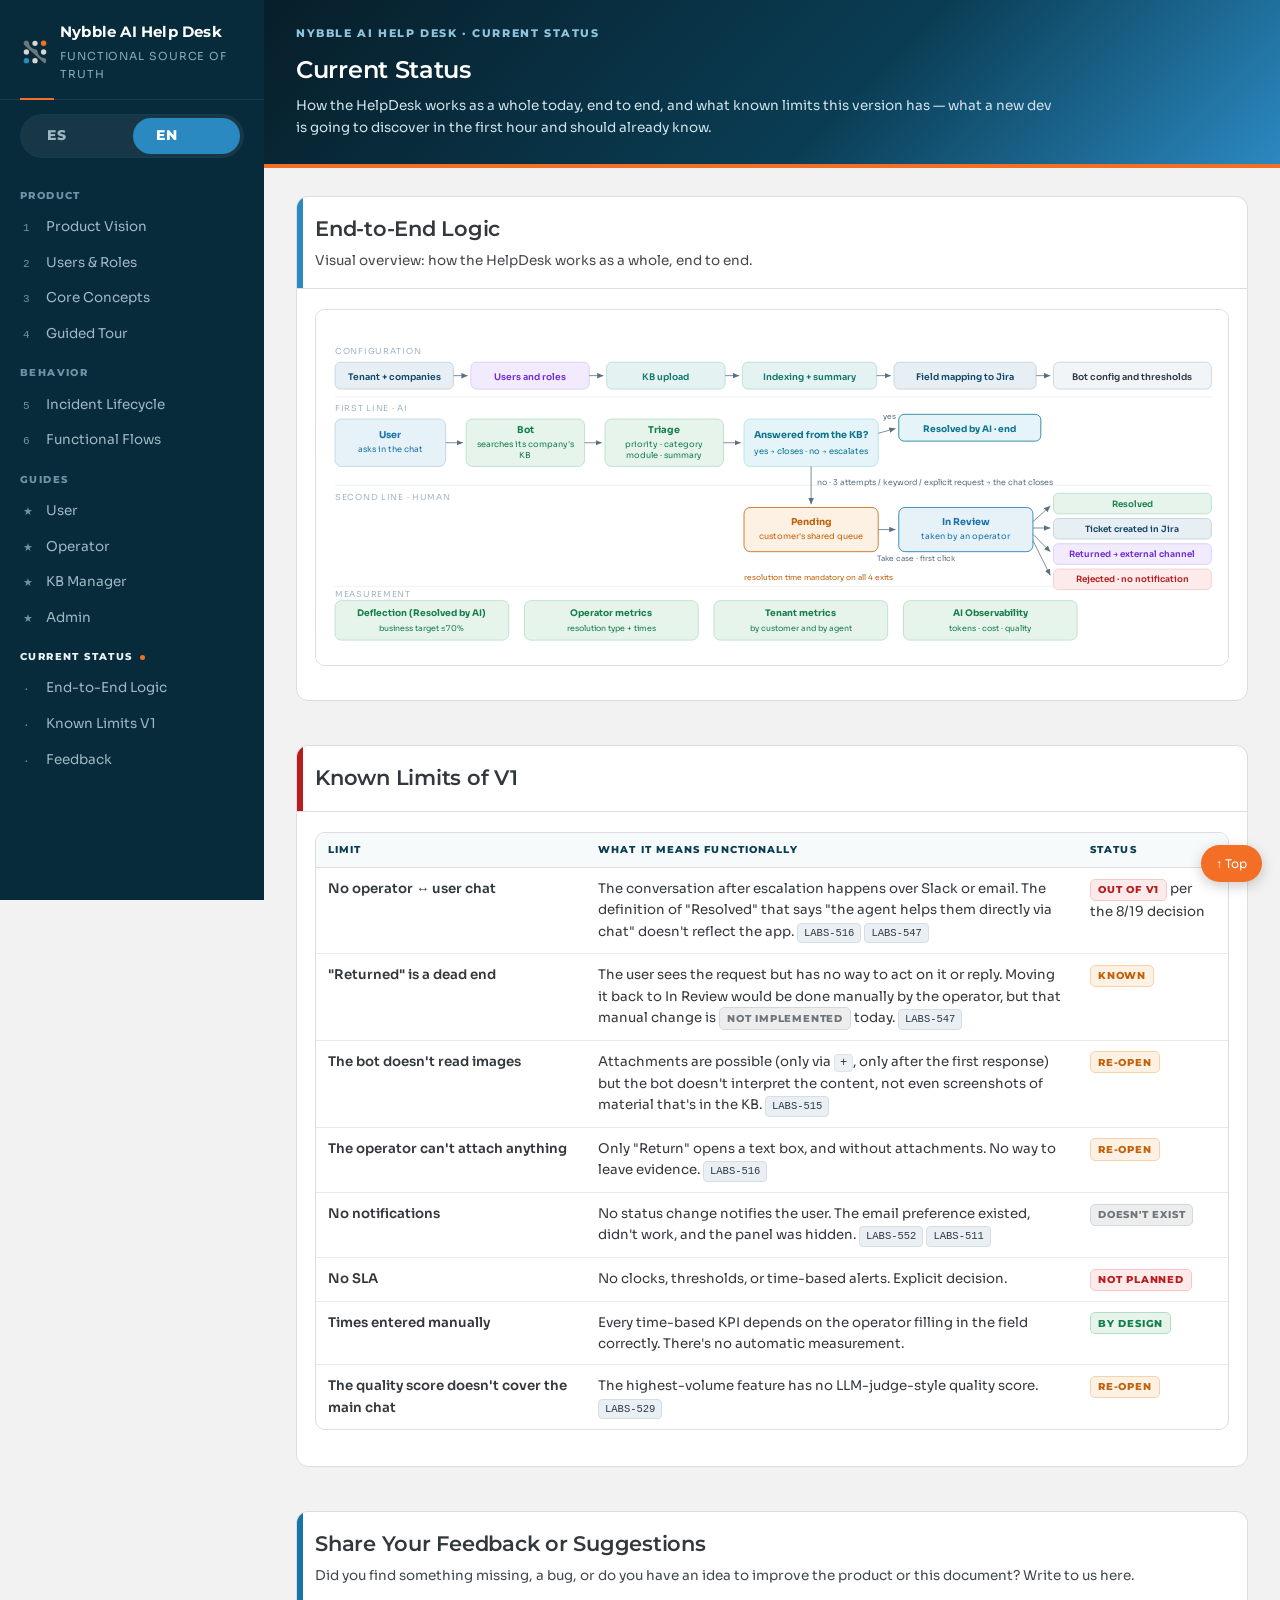
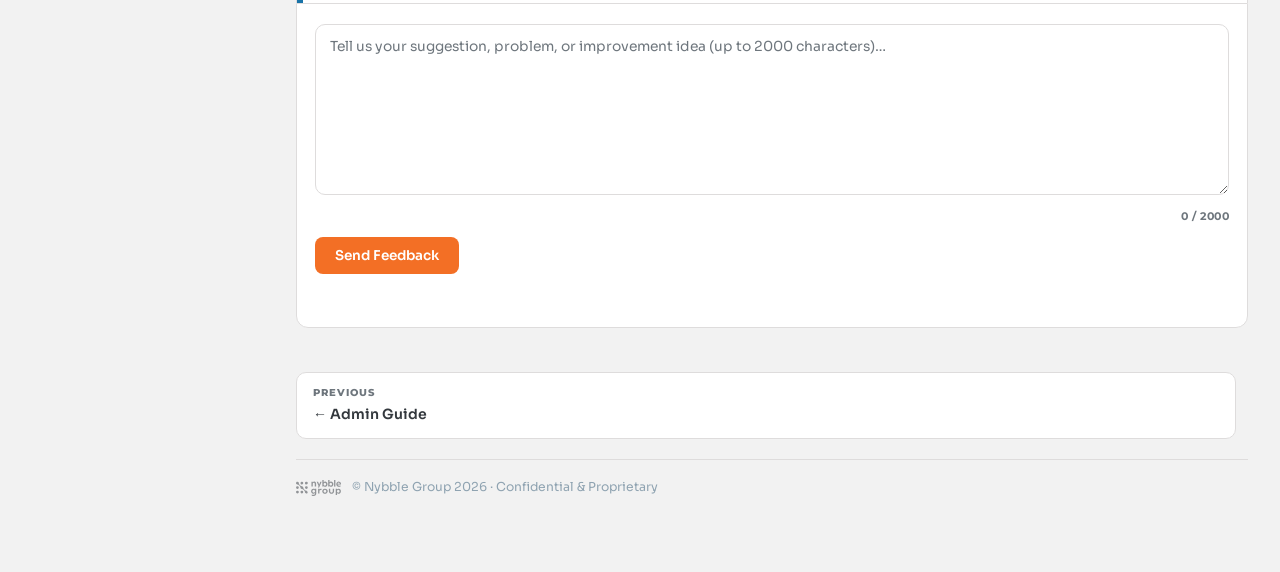
<file: en/estado-actual.html>
<!DOCTYPE html>
<html lang="en">
<head>
<meta charset="utf-8">
<meta name="viewport" content="width=device-width, initial-scale=1">
<title>Nybble AI Help Desk · Current Status</title>
<link rel="preconnect" href="https://fonts.googleapis.com">
<link rel="preconnect" href="https://fonts.gstatic.com" crossorigin>
<link href="https://fonts.googleapis.com/css2?family=Montserrat:wght@500;600;700;800&family=Sora:wght@300;400;500;600;700&display=swap" rel="stylesheet">
<link rel="stylesheet" href="../assets/style.css">
</head>
<body>
<div class="shell">

<nav class="side">
  <div class="brand">
    <img class="brand-mark" src="../assets/nybble-mark.svg" alt="" width="30" height="30">
    <div class="brand-text">
      <b>Nybble AI Help Desk</b>
      <span>Functional Source of Truth</span>
    </div>
  </div>
  <div class="lang-toggle">
    <a href="../estado-actual.html" data-lang-link>ES</a>
    <a href="#" class="is-current">EN</a>
  </div>
  <div class="grp">Product</div>
  <a href="index.html#overview"><i>1</i>Product Vision</a>
  <a href="index.html#roles"><i>2</i>Users & Roles</a>
  <a href="index.html#concepts"><i>3</i>Core Concepts</a>
  <a href="index.html#access"><i>4</i>Guided Tour</a>
  <div class="grp">Behavior</div>
  <a href="comportamiento.html#lifecycle"><i>5</i>Incident Lifecycle</a>
  <a href="comportamiento.html#flows"><i>6</i>Functional Flows</a>
  <div class="grp">Guides</div>
  <a href="guia-usuario.html"><i>★</i>User</a>
  <a href="guia-operador.html"><i>★</i>Operator</a>
  <a href="guia-kb-manager.html"><i>★</i>KB Manager</a>
  <a href="guia-admin.html"><i>★</i>Admin</a>
  <div class="grp is-here">Current Status</div>
  <a href="#e2e"><i>·</i>End-to-End Logic</a>
  <a href="#limits"><i>·</i>Known Limits V1</a>
  <a href="#feedback"><i>·</i>Feedback</a>
</nav>

<main>
<header class="pagehead">
  <div class="wrap">
    <div class="crumb"><a href="index.html">Nybble AI Help Desk</a> · Current Status</div>
    <h1>Current Status</h1>
    <p>How the HelpDesk works as a whole today, end to end, and what known limits this version has — what a new dev is going to discover in the first hour and should already know.</p>
  </div>
</header>

<div class="wrap">

<!-- ============ E2E ============ -->
<section id="e2e" style="--accent:var(--c-e2e)">
  <div class="shead"><div><h2>End-to-End Logic</h2><p>Visual overview: how the HelpDesk works as a whole, end to end.</p></div></div>
  <div class="sbody">

    <div class="diagbox">
      <svg viewBox="0 0 1140 430" xmlns="http://www.w3.org/2000/svg" font-family="Sora, Montserrat, -apple-system, Segoe UI, sans-serif">
        <defs><marker id="a3" markerWidth="10" markerHeight="10" refX="8" refY="3.5" orient="auto"><path d="M0,0 L0,7 L8,3.5 z" fill="#5C7080"/></marker></defs>

        <!-- lane labels -->
        <text x="14" y="46" font-size="10.5" fill="#A4B5C2" letter-spacing=".9">CONFIGURATION</text>
        <text x="14" y="118" font-size="10.5" fill="#A4B5C2" letter-spacing=".9">FIRST LINE · AI</text>
        <text x="14" y="230" font-size="10.5" fill="#A4B5C2" letter-spacing=".9">SECOND LINE · HUMAN</text>
        <text x="14" y="353" font-size="10.5" fill="#A4B5C2" letter-spacing=".9">MEASUREMENT</text>
        <line x1="14" y1="100" x2="1126" y2="100" stroke="#EAEFF3"/>
        <line x1="14" y1="212" x2="1126" y2="212" stroke="#EAEFF3"/>
        <line x1="14" y1="340" x2="1126" y2="340" stroke="#EAEFF3"/>

        <!-- lane 1: setup -->
        <rect x="14" y="56" width="150" height="34" rx="7" fill="#E7EEF4" stroke="#BCCEDC"/><text x="89" y="78" text-anchor="middle" font-size="11.5" fill="#0F4569" font-weight="600">Tenant + companies</text>
        <rect x="186" y="56" width="150" height="34" rx="7" fill="#F1EBFD" stroke="#D6C7F7"/><text x="261" y="78" text-anchor="middle" font-size="11.5" fill="#6D28D9" font-weight="600">Users and roles</text>
        <rect x="358" y="56" width="150" height="34" rx="7" fill="#E4F3F1" stroke="#ADDCD5"/><text x="433" y="78" text-anchor="middle" font-size="11.5" fill="#0F766E" font-weight="600">KB upload</text>
        <rect x="530" y="56" width="170" height="34" rx="7" fill="#E4F3F1" stroke="#ADDCD5"/><text x="615" y="78" text-anchor="middle" font-size="11.5" fill="#0F766E" font-weight="600">Indexing + summary</text>
        <rect x="722" y="56" width="180" height="34" rx="7" fill="#E7EEF4" stroke="#BCCEDC"/><text x="812" y="78" text-anchor="middle" font-size="11.5" fill="#0F4569" font-weight="600">Field mapping to Jira</text>
        <rect x="924" y="56" width="200" height="34" rx="7" fill="#F2F5F7" stroke="#C3D0D9"/><text x="1024" y="78" text-anchor="middle" font-size="11.5" fill="#2E3946" font-weight="600">Bot config and thresholds</text>
        <line x1="164" y1="73" x2="182" y2="73" stroke="#5C7080" marker-end="url(#a3)"/>
        <line x1="336" y1="73" x2="354" y2="73" stroke="#5C7080" marker-end="url(#a3)"/>
        <line x1="508" y1="73" x2="526" y2="73" stroke="#5C7080" marker-end="url(#a3)"/>
        <line x1="700" y1="73" x2="718" y2="73" stroke="#5C7080" marker-end="url(#a3)"/>
        <line x1="902" y1="73" x2="920" y2="73" stroke="#5C7080" marker-end="url(#a3)"/>

        <!-- lane 2: AI -->
        <rect x="14" y="128" width="140" height="60" rx="8" fill="#E7F1F8" stroke="#B5D3E6"/><text x="84" y="152" text-anchor="middle" font-size="12" font-weight="700" fill="#1873A8">User</text><text x="84" y="170" text-anchor="middle" font-size="10.5" fill="#1873A8">asks in the chat</text>
        <rect x="180" y="128" width="150" height="60" rx="8" fill="#E6F4EC" stroke="#B4DCC4"/><text x="255" y="146" text-anchor="middle" font-size="12" font-weight="700" fill="#157F4B">Bot</text><text x="255" y="163" text-anchor="middle" font-size="10.5" fill="#157F4B">searches its company's</text><text x="255" y="177" text-anchor="middle" font-size="10.5" fill="#157F4B">KB</text>
        <rect x="356" y="128" width="150" height="60" rx="8" fill="#E6F4EC" stroke="#B4DCC4"/><text x="431" y="146" text-anchor="middle" font-size="12" font-weight="700" fill="#157F4B">Triage</text><text x="431" y="163" text-anchor="middle" font-size="10.5" fill="#157F4B">priority · category</text><text x="431" y="177" text-anchor="middle" font-size="10.5" fill="#157F4B">module · summary</text>
        <rect x="532" y="128" width="170" height="60" rx="8" fill="#E4F4F8" stroke="#AEDFEA"/><text x="617" y="152" text-anchor="middle" font-size="12" font-weight="700" fill="#0E7490">Answered from the KB?</text><text x="617" y="172" text-anchor="middle" font-size="10.5" fill="#0E7490">yes → closes · no → escalates</text>
        <rect x="728" y="122" width="180" height="34" rx="7" fill="#E4F4F8" stroke="#0E7490"/><text x="818" y="144" text-anchor="middle" font-size="11.5" font-weight="700" fill="#0E7490">Resolved by AI · end</text>
        <line x1="154" y1="158" x2="176" y2="158" stroke="#5C7080" marker-end="url(#a3)"/>
        <line x1="330" y1="158" x2="352" y2="158" stroke="#5C7080" marker-end="url(#a3)"/>
        <line x1="506" y1="158" x2="528" y2="158" stroke="#5C7080" marker-end="url(#a3)"/>
        <line x1="702" y1="146" x2="724" y2="140" stroke="#5C7080" marker-end="url(#a3)"/>
        <text x="708" y="128" font-size="9.5" fill="#5C7080">yes</text>

        <!-- to lane 3 -->
        <path d="M617,188 L617,236" fill="none" stroke="#5C7080" marker-end="url(#a3)"/>
        <text x="624" y="212" font-size="10" fill="#5C7080">no · 3 attempts / keyword / explicit request → the chat closes</text>

        <!-- lane 3: human -->
        <rect x="532" y="240" width="170" height="56" rx="8" fill="#FDF1E4" stroke="#C2610A"/><text x="617" y="262" text-anchor="middle" font-size="12" font-weight="700" fill="#C2610A">Pending</text><text x="617" y="280" text-anchor="middle" font-size="10.5" fill="#C2610A">customer's shared queue</text>
        <rect x="728" y="240" width="170" height="56" rx="8" fill="#E7F1F8" stroke="#1873A8"/><text x="813" y="262" text-anchor="middle" font-size="12" font-weight="700" fill="#1873A8">In Review</text><text x="813" y="280" text-anchor="middle" font-size="10.5" fill="#1873A8">taken by an operator</text>
        <line x1="702" y1="268" x2="724" y2="268" stroke="#5C7080" marker-end="url(#a3)"/>
        <text x="700" y="308" font-size="9.5" fill="#5C7080">Take case · first click</text>

        <rect x="924" y="222" width="200" height="26" rx="6" fill="#E6F4EC" stroke="#B4DCC4"/><text x="1024" y="239" text-anchor="middle" font-size="11" font-weight="600" fill="#157F4B">Resolved</text>
        <rect x="924" y="254" width="200" height="26" rx="6" fill="#E7EEF4" stroke="#BCCEDC"/><text x="1024" y="271" text-anchor="middle" font-size="11" font-weight="600" fill="#0F4569">Ticket created in Jira</text>
        <rect x="924" y="286" width="200" height="26" rx="6" fill="#F1EBFD" stroke="#D6C7F7"/><text x="1024" y="303" text-anchor="middle" font-size="11" font-weight="600" fill="#6D28D9">Returned → external channel</text>
        <rect x="924" y="318" width="200" height="26" rx="6" fill="#FDEBEB" stroke="#f6c8c8"/><text x="1024" y="335" text-anchor="middle" font-size="11" font-weight="600" fill="#b91c1c">Rejected · no notification</text>
        <line x1="898" y1="258" x2="920" y2="238" stroke="#5C7080" marker-end="url(#a3)"/>
        <line x1="898" y1="266" x2="920" y2="266" stroke="#5C7080" marker-end="url(#a3)"/>
        <line x1="898" y1="274" x2="920" y2="296" stroke="#5C7080" marker-end="url(#a3)"/>
        <line x1="898" y1="282" x2="920" y2="326" stroke="#5C7080" marker-end="url(#a3)"/>
        <text x="532" y="332" font-size="9.5" fill="#C2610A">resolution time mandatory on all 4 exits</text>

        <!-- lane 4 -->
        <rect x="14" y="358" width="220" height="50" rx="8" fill="#E6F4EC" stroke="#B4DCC4"/><text x="124" y="378" text-anchor="middle" font-size="11.5" font-weight="700" fill="#157F4B">Deflection (Resolved by AI)</text><text x="124" y="396" text-anchor="middle" font-size="10" fill="#157F4B">business target ≤70%</text>
        <rect x="254" y="358" width="220" height="50" rx="8" fill="#E6F4EC" stroke="#B4DCC4"/><text x="364" y="378" text-anchor="middle" font-size="11.5" font-weight="700" fill="#157F4B">Operator metrics</text><text x="364" y="396" text-anchor="middle" font-size="10" fill="#157F4B">resolution type + times</text>
        <rect x="494" y="358" width="220" height="50" rx="8" fill="#E6F4EC" stroke="#B4DCC4"/><text x="604" y="378" text-anchor="middle" font-size="11.5" font-weight="700" fill="#157F4B">Tenant metrics</text><text x="604" y="396" text-anchor="middle" font-size="10" fill="#157F4B">by customer and by agent</text>
        <rect x="734" y="358" width="220" height="50" rx="8" fill="#E6F4EC" stroke="#B4DCC4"/><text x="844" y="378" text-anchor="middle" font-size="11.5" font-weight="700" fill="#157F4B">AI Observability</text><text x="844" y="396" text-anchor="middle" font-size="10" fill="#157F4B">tokens · cost · quality</text>
      </svg>
    </div>
  </div>
</section>

<!-- ============ LIMITS ============ -->
<section id="limits" style="--accent:#B91C1C">
  <div class="shead"><div><h2>Known Limits of V1</h2></div></div>
  <div class="sbody">
    <div class="tw">
      <table>
        <thead><tr><th style="width:270px">Limit</th><th>What it means functionally</th><th style="width:150px">Status</th></tr></thead>
        <tbody>
          <tr><td><b>No operator ↔ user chat</b></td><td>The conversation after escalation happens over Slack or email. The definition of "Resolved" that says "the agent helps them directly via chat" doesn't reflect the app. <a class="tag" href="https://nybblegroup.atlassian.net/browse/LABS-516" target="_blank">LABS-516</a> <a class="tag" href="https://nybblegroup.atlassian.net/browse/LABS-547" target="_blank">LABS-547</a></td><td><span class="mark m-nogo">out of V1</span> per the 8/19 decision</td></tr>
          <tr><td><b>"Returned" is a dead end</b></td><td>The user sees the request but has no way to act on it or reply. Moving it back to In Review would be done manually by the operator, but that manual change is <span class="mark m-tbd">not implemented</span> today. <a class="tag" href="https://nybblegroup.atlassian.net/browse/LABS-547" target="_blank">LABS-547</a></td><td><span class="mark m-open">known</span></td></tr>
          <tr><td><b>The bot doesn't read images</b></td><td>Attachments are possible (only via <code>+</code>, only after the first response) but the bot doesn't interpret the content, not even screenshots of material that's in the KB. <a class="tag" href="https://nybblegroup.atlassian.net/browse/LABS-515" target="_blank">LABS-515</a></td><td><span class="mark m-open">Re-open</span></td></tr>
          <tr><td><b>The operator can't attach anything</b></td><td>Only "Return" opens a text box, and without attachments. No way to leave evidence. <a class="tag" href="https://nybblegroup.atlassian.net/browse/LABS-516" target="_blank">LABS-516</a></td><td><span class="mark m-open">Re-open</span></td></tr>
          <tr><td><b>No notifications</b></td><td>No status change notifies the user. The email preference existed, didn't work, and the panel was hidden. <a class="tag" href="https://nybblegroup.atlassian.net/browse/LABS-552" target="_blank">LABS-552</a> <a class="tag" href="https://nybblegroup.atlassian.net/browse/LABS-511" target="_blank">LABS-511</a></td><td><span class="mark m-tbd">doesn't exist</span></td></tr>
          <tr><td><b>No SLA</b></td><td>No clocks, thresholds, or time-based alerts. Explicit decision.</td><td><span class="mark m-nogo">not planned</span></td></tr>
          <tr><td><b>Times entered manually</b></td><td>Every time-based KPI depends on the operator filling in the field correctly. There's no automatic measurement.</td><td><span class="mark m-imp">by design</span></td></tr>
          <tr><td><b>The quality score doesn't cover the main chat</b></td><td>The highest-volume feature has no LLM-judge-style quality score. <a class="tag" href="https://nybblegroup.atlassian.net/browse/LABS-529" target="_blank">LABS-529</a></td><td><span class="mark m-open">Re-open</span></td></tr>
        </tbody>
      </table>
    </div>
  </div>
</section>

<!-- ============ FEEDBACK ============ -->
<section id="feedback" style="--accent:#1873A8">
  <div class="shead"><div><h2>Share Your Feedback or Suggestions</h2><p>Did you find something missing, a bug, or do you have an idea to improve the product or this document? Write to us here.</p></div></div>
  <div class="sbody">
    <form id="feedback-form">
      <textarea id="feedback-text" name="feedback" rows="7" maxlength="2000" placeholder="Tell us your suggestion, problem, or improvement idea (up to 2000 characters)…" required></textarea>
      <div class="feedback-meta"><span id="feedback-count">0 / 2000</span></div>
      <button type="submit" id="feedback-submit">Send Feedback</button>
      <p id="feedback-status" class="mini" aria-live="polite"></p>
    </form>
  </div>
</section>

<div class="pager">
  <a class="prev" href="guia-admin.html"><span class="d">Previous</span><span class="t">← Admin Guide</span></a>
  <span></span>
</div>

<footer>
  <img src="../assets/nybble-wordmark.svg" alt="Nybble Group" height="16" style="opacity:.55;vertical-align:middle;margin-right:8px">
  <span style="color:#8FA3B1">© Nybble Group 2026 · Confidential &amp; Proprietary</span>
</footer>

</div><!-- /wrap -->
</main>
</div><!-- /shell -->
<a class="toplink" href="#">↑ Top</a>
<script src="../assets/steps.js"></script>
<script src="../assets/feedback.en.js"></script>
<script src="../assets/lang.js"></script>
</body>
</html>
</file>
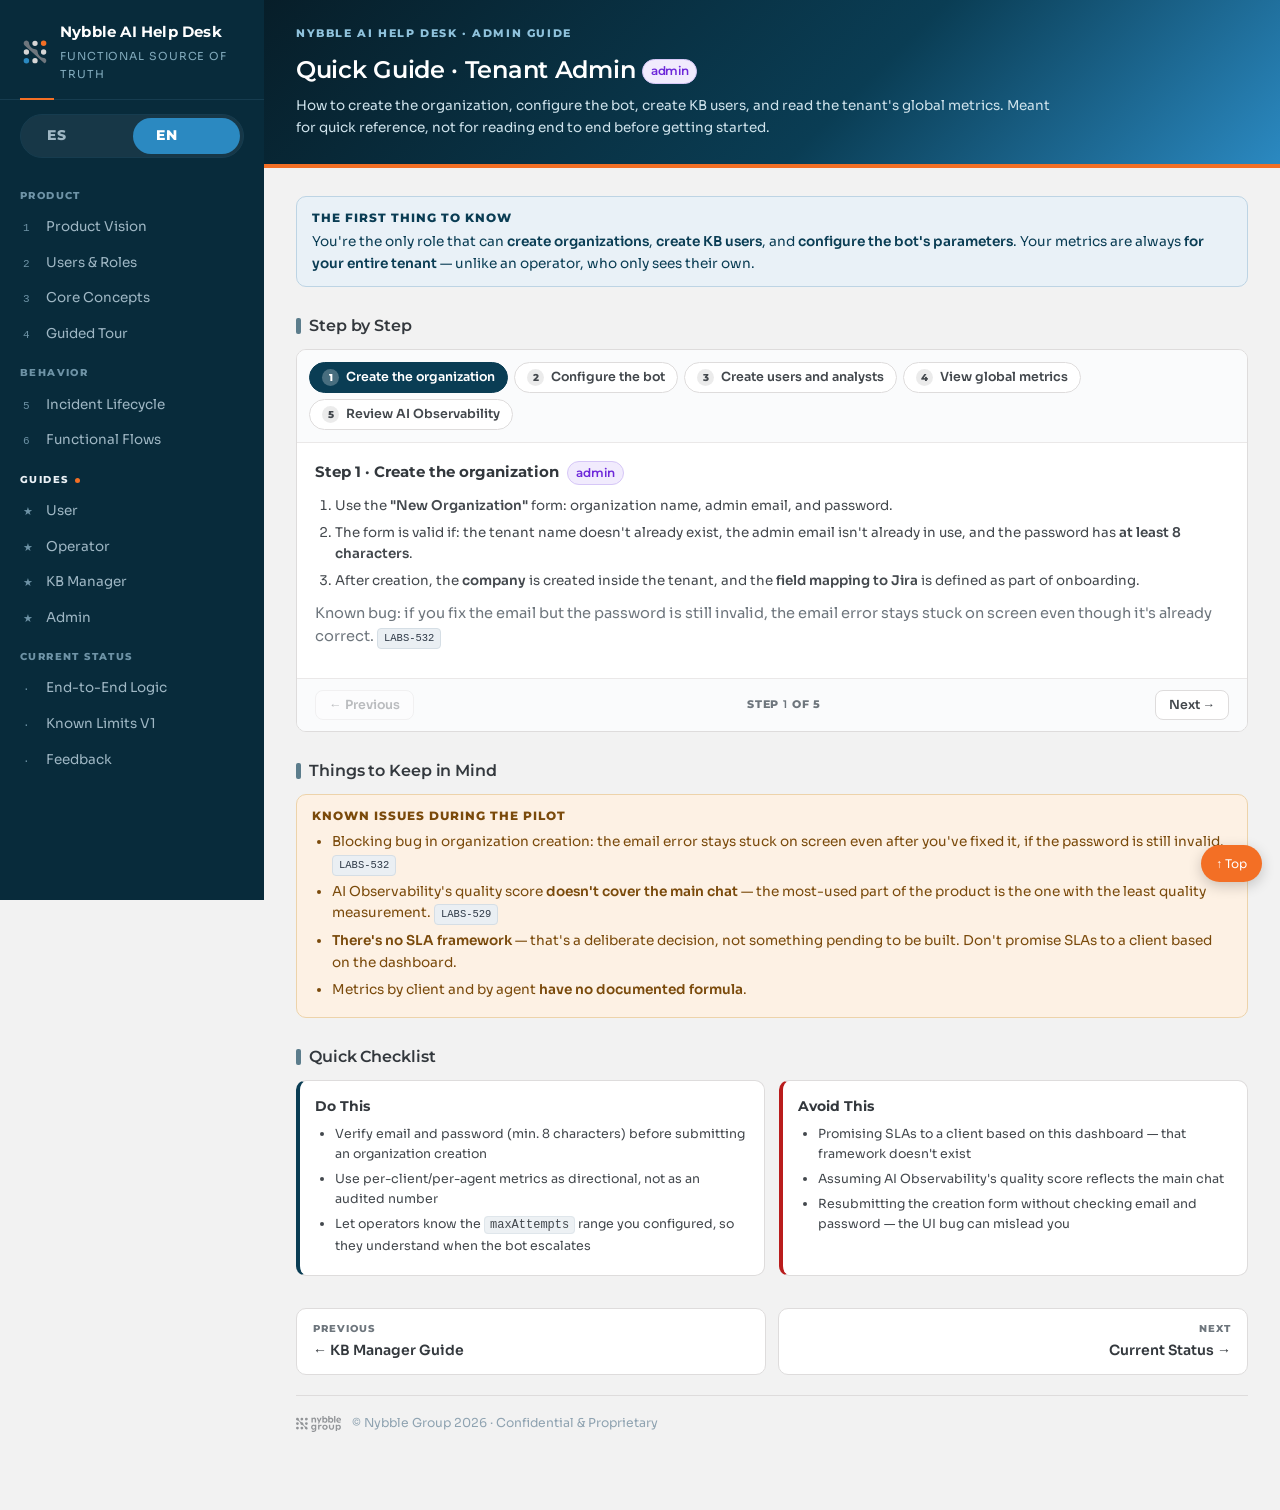
<file: en/guia-admin.html>
<!DOCTYPE html>
<html lang="en">
<head>
<meta charset="utf-8">
<meta name="viewport" content="width=device-width, initial-scale=1">
<title>Nybble AI Help Desk · Admin Guide</title>
<link rel="preconnect" href="https://fonts.googleapis.com">
<link rel="preconnect" href="https://fonts.gstatic.com" crossorigin>
<link href="https://fonts.googleapis.com/css2?family=Montserrat:wght@500;600;700;800&family=Sora:wght@300;400;500;600;700&display=swap" rel="stylesheet">
<link rel="stylesheet" href="../assets/style.css">
</head>
<body>
<div class="shell">

<nav class="side">
  <div class="brand">
    <img class="brand-mark" src="../assets/nybble-mark.svg" alt="" width="30" height="30">
    <div class="brand-text">
      <b>Nybble AI Help Desk</b>
      <span>Functional Source of Truth</span>
    </div>
  </div>
  <div class="lang-toggle">
    <a href="../guia-admin.html" data-lang-link>ES</a>
    <a href="#" class="is-current">EN</a>
  </div>
  <div class="grp">Product</div>
  <a href="index.html#overview"><i>1</i>Product Vision</a>
  <a href="index.html#roles"><i>2</i>Users & Roles</a>
  <a href="index.html#concepts"><i>3</i>Core Concepts</a>
  <a href="index.html#access"><i>4</i>Guided Tour</a>
  <div class="grp">Behavior</div>
  <a href="comportamiento.html#lifecycle"><i>5</i>Incident Lifecycle</a>
  <a href="comportamiento.html#flows"><i>6</i>Functional Flows</a>
  <div class="grp is-here">Guides</div>
  <a href="guia-usuario.html"><i>★</i>User</a>
  <a href="guia-operador.html"><i>★</i>Operator</a>
  <a href="guia-kb-manager.html"><i>★</i>KB Manager</a>
  <a href="guia-admin.html"><i>★</i>Admin</a>
  <div class="grp">Current Status</div>
  <a href="estado-actual.html#e2e"><i>·</i>End-to-End Logic</a>
  <a href="estado-actual.html#limits"><i>·</i>Known Limits V1</a>
  <a href="estado-actual.html#feedback"><i>·</i>Feedback</a>
</nav>

<main>
<header class="pagehead">
  <div class="wrap">
    <div class="crumb"><a href="index.html">Nybble AI Help Desk</a> · Admin Guide</div>
    <h1>Quick Guide · Tenant Admin <span class="b b-admin" style="vertical-align:middle">admin</span></h1>
    <p>How to create the organization, configure the bot, create KB users, and read the tenant's global metrics. Meant for quick reference, not for reading end to end before getting started.</p>
  </div>
</header>

<div class="wrap">

<div class="callout c-info">
  <b>The first thing to know</b>
  You're the only role that can <b>create organizations</b>, <b>create KB users</b>, and <b>configure the bot's parameters</b>. Your metrics are always <b>for your entire tenant</b> — unlike an operator, who only sees their own.
</div>

<h3>Step by Step</h3>
<div class="steps" data-steps>
  <div class="steps-nav" role="tablist" aria-label="Setup and administration steps">
    <button class="steps-tab is-active" role="tab" aria-selected="true" data-step="1"><span class="steps-tab-n">1</span>Create the organization</button>
    <button class="steps-tab" role="tab" aria-selected="false" data-step="2"><span class="steps-tab-n">2</span>Configure the bot</button>
    <button class="steps-tab" role="tab" aria-selected="false" data-step="3"><span class="steps-tab-n">3</span>Create users and analysts</button>
    <button class="steps-tab" role="tab" aria-selected="false" data-step="4"><span class="steps-tab-n">4</span>View global metrics</button>
    <button class="steps-tab" role="tab" aria-selected="false" data-step="5"><span class="steps-tab-n">5</span>Review AI Observability</button>
  </div>

  <div class="steps-body">
  <div class="steps-panel is-active" role="tabpanel" data-step-panel="1">
    <h5>Step 1 · Create the organization <span class="b b-admin">admin</span></h5>
    <ol>
      <li>Use the <b>"New Organization"</b> form: organization name, admin email, and password.</li>
      <li>The form is valid if: the tenant name doesn't already exist, the admin email isn't already in use, and the password has <b>at least 8 characters</b>.</li>
      <li>After creation, the <b>company</b> is created inside the tenant, and the <b>field mapping to Jira</b> is defined as part of onboarding.</li>
    </ol>
    <p class="mini" style="color:var(--ink3)">Known bug: if you fix the email but the password is still invalid, the email error stays stuck on screen even though it's already correct. <a class="tag" href="https://nybblegroup.atlassian.net/browse/LABS-532" target="_blank">LABS-532</a></p>
  </div>
  <div class="steps-panel" role="tabpanel" data-step-panel="2">
    <h5>Step 2 · Configure the bot <span class="b b-admin">admin</span></h5>
    <ul>
      <li><code>maxAttempts</code> — how many failed KB search attempts force an escalation (2–5, default 3).</li>
      <li><code>maxMessagesPerSession</code> — cap on messages per chat session.</li>
      <li>KB search confidence threshold.</li>
      <li>Bot name and tone.</li>
    </ul>
  </div>
  <div class="steps-panel" role="tabpanel" data-step-panel="3">
    <h5>Step 3 · Create users and analysts <span class="b b-admin">admin</span></h5>
    <ol>
      <li>You're the only role that can create users with the <b>KB Manager</b> role.</li>
      <li>If a KB Manager doesn't see the Knowledge Base section in their menu, it's because they don't have the role assigned — they'll ask you for it.</li>
      <li>You also create and manage <b>Analysts</b> (Agents/Operators) from <b>Analyst Management → + New Analyst</b>.</li>
      <li>You assign each analyst <b>one or several companies</b> — that determines which escalations they'll see in their Inbox. You can edit that assignment at any time, or block their access, from the same screen.</li>
    </ol>
  </div>
  <div class="steps-panel" role="tabpanel" data-step-panel="4">
    <h5>Step 4 · View the tenant's global metrics <span class="b b-admin">admin</span></h5>
    <ul>
      <li><b>Tickets and times by client</b> — which company consumes the most support.</li>
      <li><b>Tickets and times by human agent</b> — the aggregated counterpart of each operator's "My Performance".</li>
    </ul>
    <p class="mini" style="color:var(--ink3)">Neither view has a documented formula — treat them as directional, not as an audited number.</p>
  </div>
  <div class="steps-panel" role="tabpanel" data-step-panel="5">
    <h5>Step 5 · Review AI Observability <span class="b b-admin">admin</span></h5>
    <ul>
      <li><b>Settings → AI Observability</b>: tokens, cost, quality score, KB matching efficiency, filters by date/model/feature.</li>
      <li>The <b>quality score</b> (LLM-as-a-judge) <b>excludes the main chat</b> — ~85% of total traffic has no quality measurement.</li>
      <li><b>KB matching efficiency</b> does cover the main chat, but it measures whether retrieval found something relevant, not the quality of the final response.</li>
    </ul>
  </div>
  </div>

  <div class="steps-footer">
    <button class="steps-prev" disabled>← Previous</button>
    <span class="steps-progress">Step <b data-step-current>1</b> of 5</span>
    <button class="steps-next">Next →</button>
  </div>
</div>

<h3>Things to Keep in Mind</h3>
<div class="callout c-warn">
  <b>Known Issues During the Pilot</b>
  <ul style="margin:6px 0 0">
    <li>Blocking bug in organization creation: the email error stays stuck on screen even after you've fixed it, if the password is still invalid. <a class="tag" href="https://nybblegroup.atlassian.net/browse/LABS-532" target="_blank">LABS-532</a></li>
    <li>AI Observability's quality score <b>doesn't cover the main chat</b> — the most-used part of the product is the one with the least quality measurement. <a class="tag" href="https://nybblegroup.atlassian.net/browse/LABS-529" target="_blank">LABS-529</a></li>
    <li><b>There's no SLA framework</b> — that's a deliberate decision, not something pending to be built. Don't promise SLAs to a client based on the dashboard.</li>
    <li>Metrics by client and by agent <b>have no documented formula</b>.</li>
  </ul>
</div>

<h3>Quick Checklist</h3>
<div class="grid g2">
  <div class="card acc">
    <h5>Do This</h5>
    <ul class="mini" style="margin-bottom:0">
      <li>Verify email and password (min. 8 characters) before submitting an organization creation</li>
      <li>Use per-client/per-agent metrics as directional, not as an audited number</li>
      <li>Let operators know the <code>maxAttempts</code> range you configured, so they understand when the bot escalates</li>
    </ul>
  </div>
  <div class="card" style="border-left:4px solid var(--bad)">
    <h5>Avoid This</h5>
    <ul class="mini" style="margin-bottom:0">
      <li>Promising SLAs to a client based on this dashboard — that framework doesn't exist</li>
      <li>Assuming AI Observability's quality score reflects the main chat</li>
      <li>Resubmitting the creation form without checking email and password — the UI bug can mislead you</li>
    </ul>
  </div>
</div>

<div class="pager">
  <a class="prev" href="guia-kb-manager.html"><span class="d">Previous</span><span class="t">← KB Manager Guide</span></a>
  <a class="next" href="estado-actual.html"><span class="d">Next</span><span class="t">Current Status →</span></a>
</div>

<footer>
  <img src="../assets/nybble-wordmark.svg" alt="Nybble Group" height="16" style="opacity:.55;vertical-align:middle;margin-right:8px">
  <span style="color:#8FA3B1">© Nybble Group 2026 · Confidential &amp; Proprietary</span>
</footer>

</div><!-- /wrap -->
</main>
</div><!-- /shell -->
<a class="toplink" href="#">↑ Top</a>
<script src="../assets/steps.js"></script>
<script src="../assets/lang.js"></script>
</body>
</html>
</file>
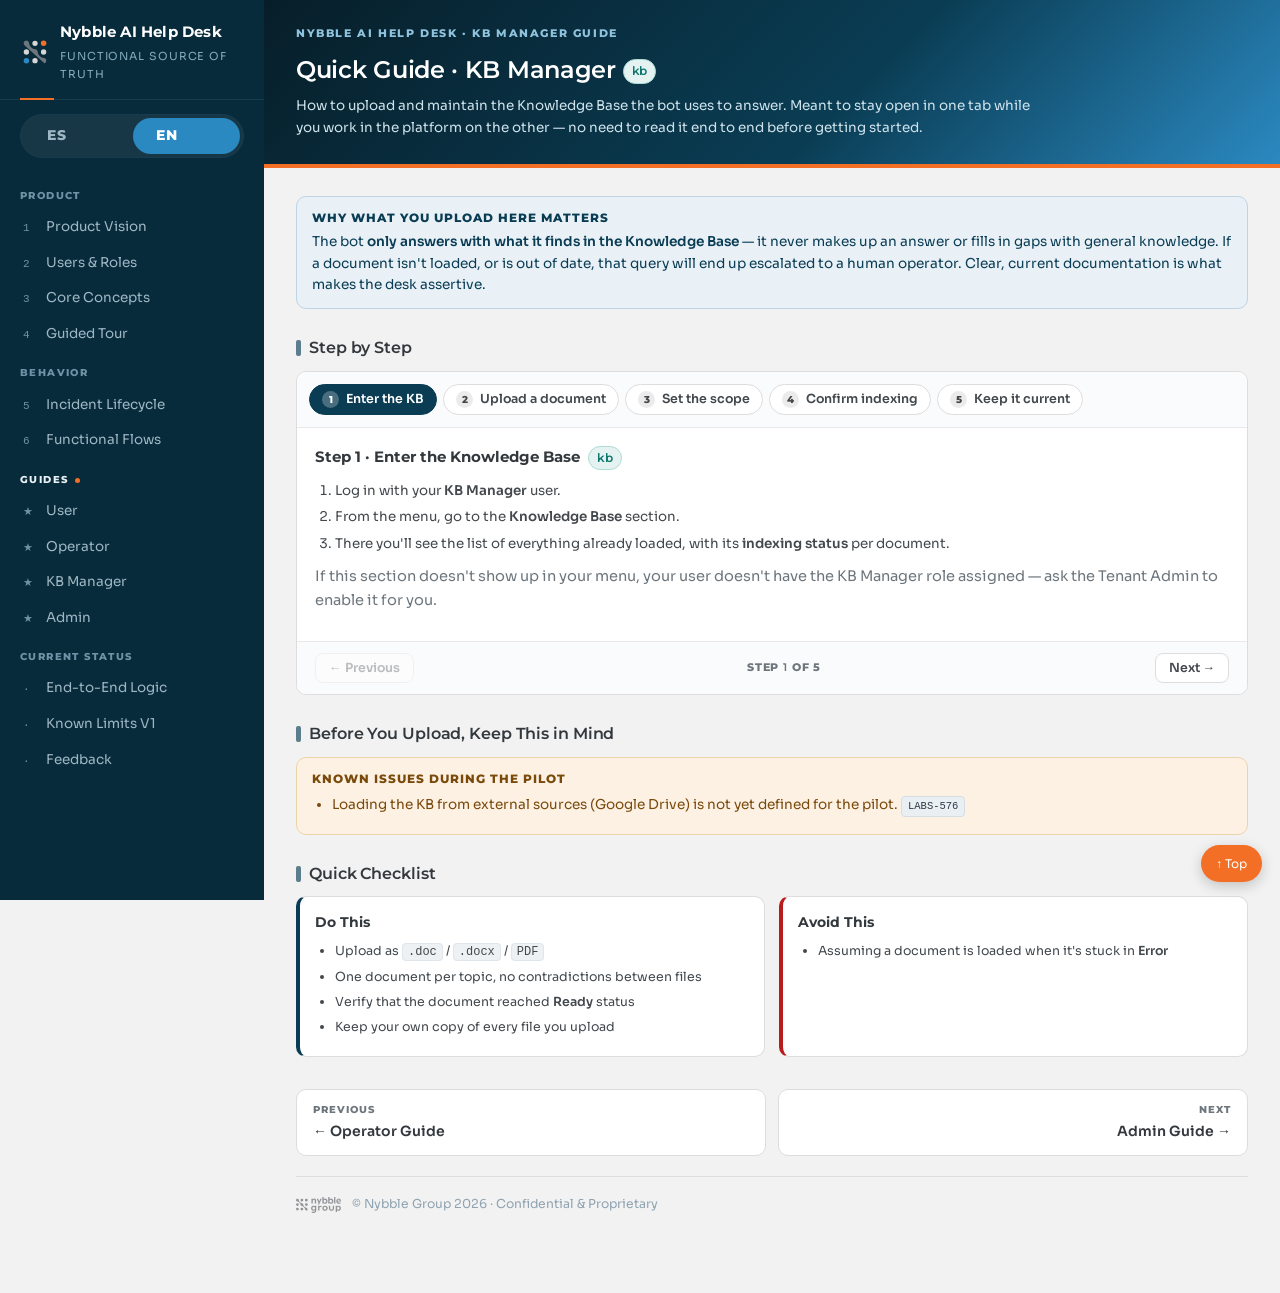
<file: en/guia-kb-manager.html>
<!DOCTYPE html>
<html lang="en">
<head>
<meta charset="utf-8">
<meta name="viewport" content="width=device-width, initial-scale=1">
<title>Nybble AI Help Desk · KB Manager Guide</title>
<link rel="preconnect" href="https://fonts.googleapis.com">
<link rel="preconnect" href="https://fonts.gstatic.com" crossorigin>
<link href="https://fonts.googleapis.com/css2?family=Montserrat:wght@500;600;700;800&family=Sora:wght@300;400;500;600;700&display=swap" rel="stylesheet">
<link rel="stylesheet" href="../assets/style.css">
</head>
<body>
<div class="shell">

<nav class="side">
  <div class="brand">
    <img class="brand-mark" src="../assets/nybble-mark.svg" alt="" width="30" height="30">
    <div class="brand-text">
      <b>Nybble AI Help Desk</b>
      <span>Functional Source of Truth</span>
    </div>
  </div>
  <div class="lang-toggle">
    <a href="../guia-kb-manager.html" data-lang-link>ES</a>
    <a href="#" class="is-current">EN</a>
  </div>
  <div class="grp">Product</div>
  <a href="index.html#overview"><i>1</i>Product Vision</a>
  <a href="index.html#roles"><i>2</i>Users & Roles</a>
  <a href="index.html#concepts"><i>3</i>Core Concepts</a>
  <a href="index.html#access"><i>4</i>Guided Tour</a>
  <div class="grp">Behavior</div>
  <a href="comportamiento.html#lifecycle"><i>5</i>Incident Lifecycle</a>
  <a href="comportamiento.html#flows"><i>6</i>Functional Flows</a>
  <div class="grp is-here">Guides</div>
  <a href="guia-usuario.html"><i>★</i>User</a>
  <a href="guia-operador.html"><i>★</i>Operator</a>
  <a href="guia-kb-manager.html"><i>★</i>KB Manager</a>
  <a href="guia-admin.html"><i>★</i>Admin</a>
  <div class="grp">Current Status</div>
  <a href="estado-actual.html#e2e"><i>·</i>End-to-End Logic</a>
  <a href="estado-actual.html#limits"><i>·</i>Known Limits V1</a>
  <a href="estado-actual.html#feedback"><i>·</i>Feedback</a>
</nav>

<main>
<header class="pagehead">
  <div class="wrap">
    <div class="crumb"><a href="index.html">Nybble AI Help Desk</a> · KB Manager Guide</div>
    <h1>Quick Guide · KB Manager <span class="b b-kb" style="vertical-align:middle">kb</span></h1>
    <p>How to upload and maintain the Knowledge Base the bot uses to answer. Meant to stay open in one tab while you work in the platform on the other — no need to read it end to end before getting started.</p>
  </div>
</header>

<div class="wrap">

<div class="callout c-info">
  <b>Why what you upload here matters</b>
  The bot <b>only answers with what it finds in the Knowledge Base</b> — it never makes up an answer or fills in gaps with general knowledge. If a document isn't loaded, or is out of date, that query will end up escalated to a human operator. Clear, current documentation is what makes the desk assertive.
</div>

<h3>Step by Step</h3>
<div class="steps" data-steps>
  <div class="steps-nav" role="tablist" aria-label="Steps to load the Knowledge Base">
    <button class="steps-tab is-active" role="tab" aria-selected="true" data-step="1"><span class="steps-tab-n">1</span>Enter the KB</button>
    <button class="steps-tab" role="tab" aria-selected="false" data-step="2"><span class="steps-tab-n">2</span>Upload a document</button>
    <button class="steps-tab" role="tab" aria-selected="false" data-step="3"><span class="steps-tab-n">3</span>Set the scope</button>
    <button class="steps-tab" role="tab" aria-selected="false" data-step="4"><span class="steps-tab-n">4</span>Confirm indexing</button>
    <button class="steps-tab" role="tab" aria-selected="false" data-step="5"><span class="steps-tab-n">5</span>Keep it current</button>
  </div>

  <div class="steps-body">
  <div class="steps-panel is-active" role="tabpanel" data-step-panel="1">
    <h5>Step 1 · Enter the Knowledge Base <span class="b b-kb">kb</span></h5>
    <ol>
      <li>Log in with your <b>KB Manager</b> user.</li>
      <li>From the menu, go to the <b>Knowledge Base</b> section.</li>
      <li>There you'll see the list of everything already loaded, with its <b>indexing status</b> per document.</li>
    </ol>
    <p class="mini" style="color:var(--ink3)">If this section doesn't show up in your menu, your user doesn't have the KB Manager role assigned — ask the Tenant Admin to enable it for you.</p>
  </div>

  <div class="steps-panel" role="tabpanel" data-step-panel="2">
    <h5>Step 2 · Upload a document <span class="b b-kb">kb</span></h5>
    <ol>
      <li>From the Knowledge Base, find the option to <b>upload a new document</b> and select the file.</li>
      <li>Recommended format: <code>.doc</code> / <code>.docx</code> / <code>PDF</code> for now.</li>
      <li>Upload happens <b>one document at a time</b>. Repeat the step for each file.</li>
      <li>After uploading, the desk triggers indexing on its own — no additional action needed on your part.</li>
    </ol>
  </div>

  <div class="steps-panel" role="tabpanel" data-step-panel="3">
    <h5>Step 3 · Set the scope <span class="b b-kb">kb</span></h5>
    <ol>
      <li>When uploading, you can <b>assign the document to one or more Companies</b> in the tenant.</li>
      <li>If you <b>don't assign any</b>, the document stays <b>tenant-wide</b>: available to all Companies in the tenant.</li>
      <li>If you assign it to one or more Companies, the bot will <b>only</b> use it to answer queries from those specific Companies.</li>
    </ol>
    <p class="mini" style="color:var(--ink3)">Use this to separate content that shouldn't cross between clients or areas — for example, internal policies specific to one Company.</p>
  </div>

  <div class="steps-panel" role="tabpanel" data-step-panel="4">
    <h5>Step 4 · Confirm it indexed correctly <span class="b b-kb">kb</span></h5>
    <ol>
      <li>Every document goes through: <b>Pending → Indexing → Ready</b> (or <b>Error</b>).</li>
      <li>A newly uploaded document <b>isn't available to the bot until it reaches "Ready"</b>.</li>
      <li>If it ends up in <b>Error</b>: it won't be used to answer. Check the file format and try the upload again.</li>
    </ol>
    <p class="mini" style="color:var(--ink3)">The KB topic summary (what the bot sees to know what's out of scope) regenerates on its own every time you upload, sync, or a document's status changes — you don't need to do anything manually for that.</p>
  </div>

  <div class="steps-panel" role="tabpanel" data-step-panel="5">
    <h5>Step 5 · Keep it current <span class="b b-kb">kb</span></h5>
    <ul>
      <li><b>Clear, current content:</b> the bot answers literally with what's in there, so an ambiguous document produces an ambiguous answer.</li>
      <li><b>Avoid contradictory content</b> between two documents on the same topic — the bot has no way to choose which one is correct.</li>
      <li><b>Did a policy or process change?</b> Re-upload the updated version; there's no inline editing of content already loaded.</li>
      <li>Check every so often that no documents are left unresolved in <b>Error</b> status.</li>
    </ul>
  </div>
  </div>

  <div class="steps-footer">
    <button class="steps-prev" disabled>← Previous</button>
    <span class="steps-progress">Step <b data-step-current>1</b> of 5</span>
    <button class="steps-next">Next →</button>
  </div>
</div>

<h3>Before You Upload, Keep This in Mind</h3>
<div class="callout c-warn">
  <b>Known issues during the pilot</b>
  <ul style="margin:6px 0 0">
    <li>Loading the KB from external sources (Google Drive) is not yet defined for the pilot. <a class="tag" href="https://nybblegroup.atlassian.net/browse/LABS-576" target="_blank">LABS-576</a></li>
  </ul>
</div>

<h3>Quick Checklist</h3>
<div class="grid g2">
  <div class="card acc">
    <h5>Do This</h5>
    <ul class="mini" style="margin-bottom:0">
      <li>Upload as <code>.doc</code> / <code>.docx</code> / <code>PDF</code></li>
      <li>One document per topic, no contradictions between files</li>
      <li>Verify that the document reached <b>Ready</b> status</li>
      <li>Keep your own copy of every file you upload</li>
    </ul>
  </div>
  <div class="card" style="border-left:4px solid var(--bad)">
    <h5>Avoid This</h5>
    <ul class="mini" style="margin-bottom:0">
      <li>Assuming a document is loaded when it's stuck in <b>Error</b></li>
    </ul>
  </div>
</div>

<div class="pager">
  <a class="prev" href="guia-operador.html"><span class="d">Previous</span><span class="t">← Operator Guide</span></a>
  <a class="next" href="guia-admin.html"><span class="d">Next</span><span class="t">Admin Guide →</span></a>
</div>

<footer>
  <img src="../assets/nybble-wordmark.svg" alt="Nybble Group" height="16" style="opacity:.55;vertical-align:middle;margin-right:8px">
  <span style="color:#8FA3B1">© Nybble Group 2026 · Confidential &amp; Proprietary</span>
</footer>

</div><!-- /wrap -->
</main>
</div><!-- /shell -->
<a class="toplink" href="#">↑ Top</a>
<script src="../assets/steps.js"></script>
<script src="../assets/lang.js"></script>
</body>
</html>
</file>
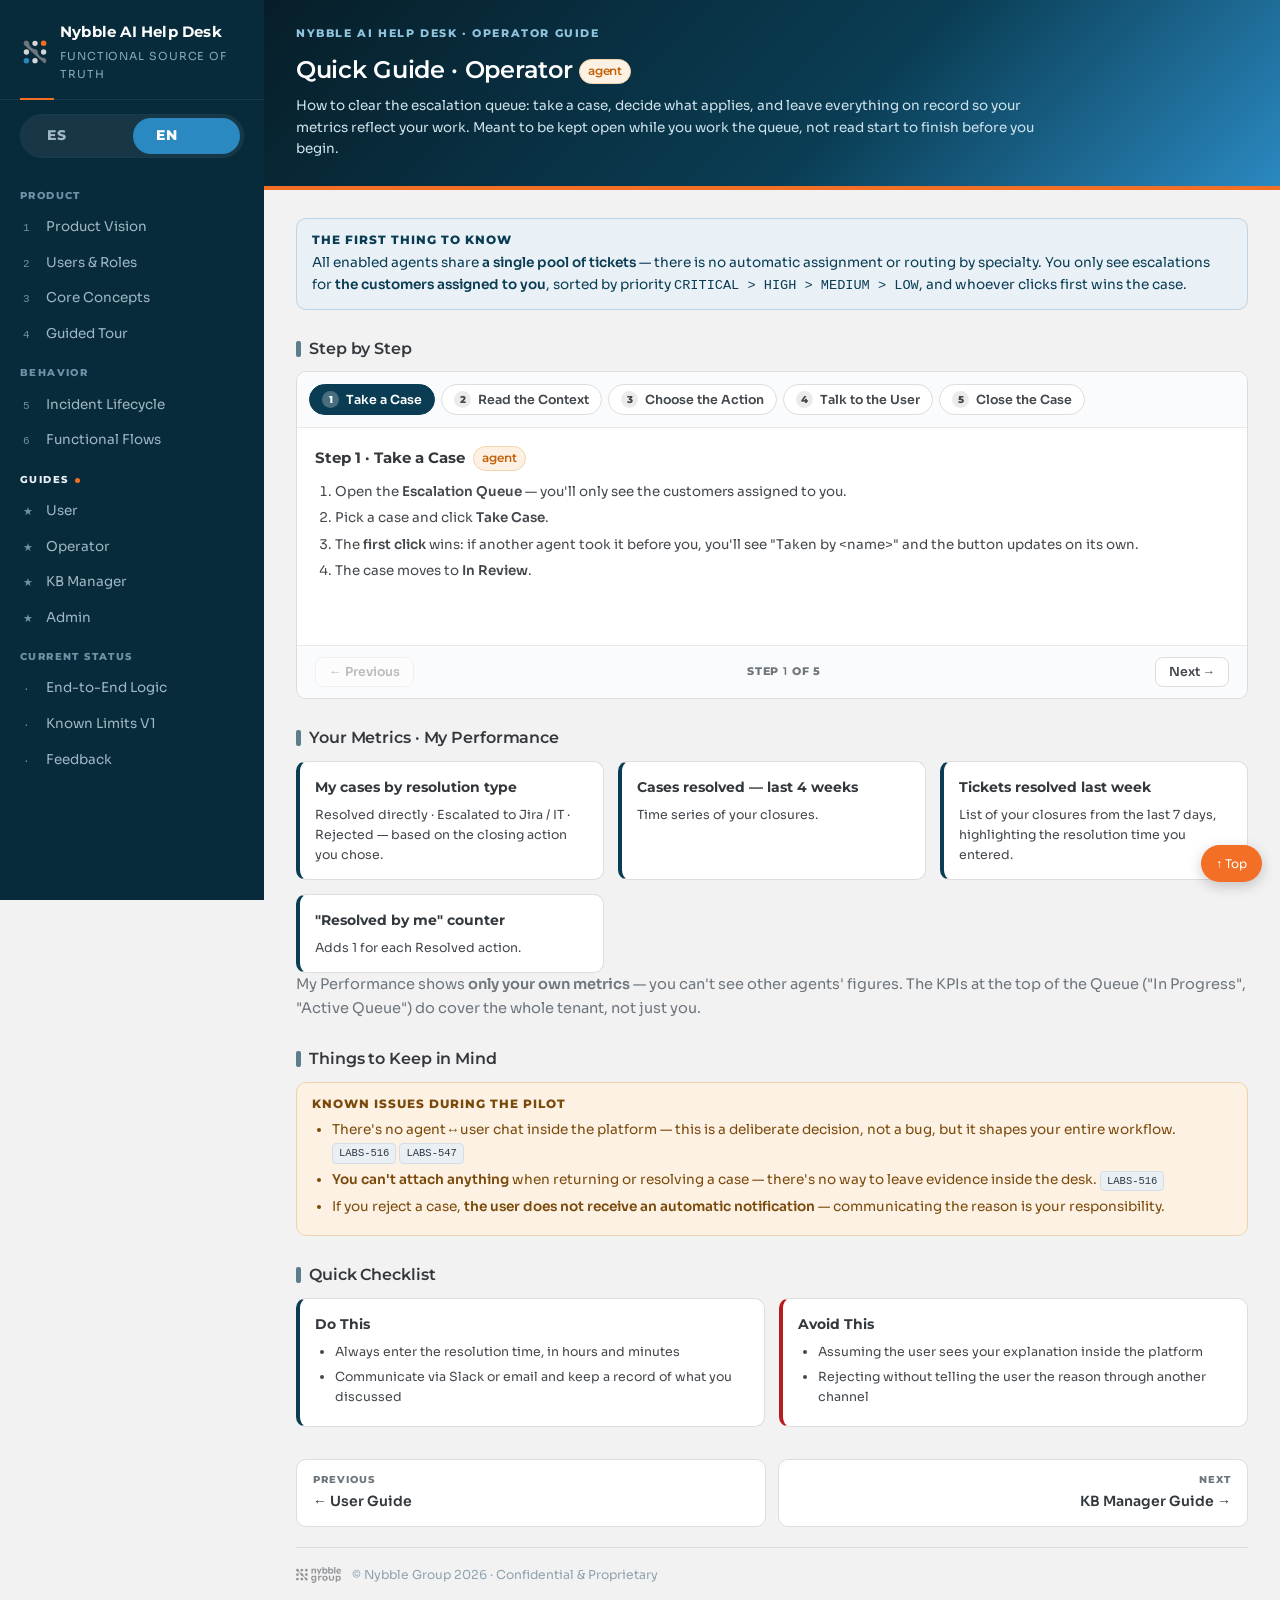
<file: en/guia-operador.html>
<!DOCTYPE html>
<html lang="en">
<head>
<meta charset="utf-8">
<meta name="viewport" content="width=device-width, initial-scale=1">
<title>Nybble AI Help Desk · Operator Guide</title>
<link rel="preconnect" href="https://fonts.googleapis.com">
<link rel="preconnect" href="https://fonts.gstatic.com" crossorigin>
<link href="https://fonts.googleapis.com/css2?family=Montserrat:wght@500;600;700;800&family=Sora:wght@300;400;500;600;700&display=swap" rel="stylesheet">
<link rel="stylesheet" href="../assets/style.css">
</head>
<body>
<div class="shell">

<nav class="side">
  <div class="brand">
    <img class="brand-mark" src="../assets/nybble-mark.svg" alt="" width="30" height="30">
    <div class="brand-text">
      <b>Nybble AI Help Desk</b>
      <span>Functional Source of Truth</span>
    </div>
  </div>
  <div class="lang-toggle">
    <a href="../guia-operador.html" data-lang-link>ES</a>
    <a href="#" class="is-current">EN</a>
  </div>
  <div class="grp">Product</div>
  <a href="index.html#overview"><i>1</i>Product Vision</a>
  <a href="index.html#roles"><i>2</i>Users & Roles</a>
  <a href="index.html#concepts"><i>3</i>Core Concepts</a>
  <a href="index.html#access"><i>4</i>Guided Tour</a>
  <div class="grp">Behavior</div>
  <a href="comportamiento.html#lifecycle"><i>5</i>Incident Lifecycle</a>
  <a href="comportamiento.html#flows"><i>6</i>Functional Flows</a>
  <div class="grp is-here">Guides</div>
  <a href="guia-usuario.html"><i>★</i>User</a>
  <a href="guia-operador.html"><i>★</i>Operator</a>
  <a href="guia-kb-manager.html"><i>★</i>KB Manager</a>
  <a href="guia-admin.html"><i>★</i>Admin</a>
  <div class="grp">Current Status</div>
  <a href="estado-actual.html#e2e"><i>·</i>End-to-End Logic</a>
  <a href="estado-actual.html#limits"><i>·</i>Known Limits V1</a>
  <a href="estado-actual.html#feedback"><i>·</i>Feedback</a>
</nav>

<main>
<header class="pagehead">
  <div class="wrap">
    <div class="crumb"><a href="index.html">Nybble AI Help Desk</a> · Operator Guide</div>
    <h1>Quick Guide · Operator <span class="b b-agente" style="vertical-align:middle">agent</span></h1>
    <p>How to clear the escalation queue: take a case, decide what applies, and leave everything on record so your metrics reflect your work. Meant to be kept open while you work the queue, not read start to finish before you begin.</p>
  </div>
</header>

<div class="wrap">

<div class="callout c-info">
  <b>The first thing to know</b>
  All enabled agents share <b>a single pool of tickets</b> — there is no automatic assignment or routing by specialty. You only see escalations for <b>the customers assigned to you</b>, sorted by priority <code>CRITICAL &gt; HIGH &gt; MEDIUM &gt; LOW</code>, and whoever clicks first wins the case.
</div>

<h3>Step by Step</h3>
<div class="steps" data-steps>
  <div class="steps-nav" role="tablist" aria-label="Steps to resolve a case">
    <button class="steps-tab is-active" role="tab" aria-selected="true" data-step="1"><span class="steps-tab-n">1</span>Take a Case</button>
    <button class="steps-tab" role="tab" aria-selected="false" data-step="2"><span class="steps-tab-n">2</span>Read the Context</button>
    <button class="steps-tab" role="tab" aria-selected="false" data-step="3"><span class="steps-tab-n">3</span>Choose the Action</button>
    <button class="steps-tab" role="tab" aria-selected="false" data-step="4"><span class="steps-tab-n">4</span>Talk to the User</button>
    <button class="steps-tab" role="tab" aria-selected="false" data-step="5"><span class="steps-tab-n">5</span>Close the Case</button>
  </div>

  <div class="steps-body">
  <div class="steps-panel is-active" role="tabpanel" data-step-panel="1">
    <h5>Step 1 · Take a Case <span class="b b-agente">agent</span></h5>
    <ol>
      <li>Open the <b>Escalation Queue</b> — you'll only see the customers assigned to you.</li>
      <li>Pick a case and click <b>Take Case</b>.</li>
      <li>The <b>first click</b> wins: if another agent took it before you, you'll see "Taken by &lt;name&gt;" and the button updates on its own.</li>
      <li>The case moves to <b>In Review</b>.</li>
    </ol>
  </div>
  <div class="steps-panel" role="tabpanel" data-step-panel="2">
    <h5>Step 2 · Read the Context <span class="b b-agente">agent</span></h5>
    <ol>
      <li>Open the detail view — today it appears <b>below</b> the list, so you may need to scroll.</li>
      <li>Read the <b>user's literal query</b> and the <b>AI-generated summary</b>.</li>
      <li>Check priority, category, module, customer, and contact.</li>
    </ol>
  </div>
  <div class="steps-panel" role="tabpanel" data-step-panel="3">
    <h5>Step 3 · Choose the Action <span class="b b-agente">agent</span></h5>
    <ul>
      <li><b>Resolved</b> — you resolved it yourself directly, with no external ticket.</li>
      <li><b>Reject</b> — no action applies (bot hallucination, or the topic doesn't belong here).</li>
      <li><b>Return</b> — you need something from the user to continue. It's the <b>only</b> CTA with a text box (no attachments).</li>
      <li><b>Approve and Create in Jira</b> — you can't resolve it yourself, it gets escalated to Jira.</li>
    </ul>
    <p class="mini" style="color:var(--ink3)">All four actions will ask you for the <b>resolution time</b> (hours and minutes) — it's always required.</p>
  </div>
  <div class="steps-panel" role="tabpanel" data-step-panel="4">
    <h5>Step 4 · If You Need to Talk to the User <span class="b b-agente">agent</span></h5>
    <ol>
      <li><b>There is no agent ↔ user chat inside the platform.</b> This is a deliberate decision, out of scope for V1.</li>
      <li>Contact them via <b>Slack or email</b>, outside the desk.</li>
      <li>If all you need is a specific answer from them, use <b>Return</b> to keep the reason on record.</li>
    </ol>
  </div>
  <div class="steps-panel" role="tabpanel" data-step-panel="5">
    <h5>Step 5 · Close the Case <span class="b b-agente">agent</span></h5>
    <ul>
      <li>Enter the <b>resolution time</b> — it's the only input behind all time KPIs, there's no automatic measurement.</li>
      <li><b>Resolved</b> adds 1 to your "resolved by me" counter in My Performance.</li>
      <li>If you returned the case and the user has already answered you (via Slack or email), go back to the incident and manually change it from Returned to In Review — that step is <b>not</b> automatic.</li>
    </ul>
  </div>
  </div>

  <div class="steps-footer">
    <button class="steps-prev" disabled>← Previous</button>
    <span class="steps-progress">Step <b data-step-current>1</b> of 5</span>
    <button class="steps-next">Next →</button>
  </div>
</div>

<h3>Your Metrics · My Performance</h3>
<div class="grid g2">
  <div class="card acc"><h5>My cases by resolution type</h5><p class="mini">Resolved directly · Escalated to Jira / IT · Rejected — based on the closing action you chose.</p></div>
  <div class="card acc"><h5>Cases resolved — last 4 weeks</h5><p class="mini">Time series of your closures.</p></div>
  <div class="card acc"><h5>Tickets resolved last week</h5><p class="mini">List of your closures from the last 7 days, highlighting the resolution time you entered.</p></div>
  <div class="card acc"><h5>"Resolved by me" counter</h5><p class="mini">Adds 1 for each Resolved action.</p></div>
</div>
<p class="mini" style="color:var(--ink3)">My Performance shows <b>only your own metrics</b> — you can't see other agents' figures. The KPIs at the top of the Queue ("In Progress", "Active Queue") do cover the whole tenant, not just you.</p>

<h3>Things to Keep in Mind</h3>
<div class="callout c-warn">
  <b>Known Issues During the Pilot</b>
  <ul style="margin:6px 0 0">
    <li>There's no agent↔user chat inside the platform — this is a deliberate decision, not a bug, but it shapes your entire workflow. <a class="tag" href="https://nybblegroup.atlassian.net/browse/LABS-516" target="_blank">LABS-516</a> <a class="tag" href="https://nybblegroup.atlassian.net/browse/LABS-547" target="_blank">LABS-547</a></li>
    <li><b>You can't attach anything</b> when returning or resolving a case — there's no way to leave evidence inside the desk. <a class="tag" href="https://nybblegroup.atlassian.net/browse/LABS-516" target="_blank">LABS-516</a></li>
    <li>If you reject a case, <b>the user does not receive an automatic notification</b> — communicating the reason is your responsibility.</li>
  </ul>
</div>

<h3>Quick Checklist</h3>
<div class="grid g2">
  <div class="card acc">
    <h5>Do This</h5>
    <ul class="mini" style="margin-bottom:0">
      <li>Always enter the resolution time, in hours and minutes</li>
      <li>Communicate via Slack or email and keep a record of what you discussed</li>
    </ul>
  </div>
  <div class="card" style="border-left:4px solid var(--bad)">
    <h5>Avoid This</h5>
    <ul class="mini" style="margin-bottom:0">
      <li>Assuming the user sees your explanation inside the platform</li>
      <li>Rejecting without telling the user the reason through another channel</li>
    </ul>
  </div>
</div>

<div class="pager">
  <a class="prev" href="guia-usuario.html"><span class="d">Previous</span><span class="t">← User Guide</span></a>
  <a class="next" href="guia-kb-manager.html"><span class="d">Next</span><span class="t">KB Manager Guide →</span></a>
</div>

<footer>
  <img src="../assets/nybble-wordmark.svg" alt="Nybble Group" height="16" style="opacity:.55;vertical-align:middle;margin-right:8px">
  <span style="color:#8FA3B1">© Nybble Group 2026 · Confidential &amp; Proprietary</span>
</footer>

</div><!-- /wrap -->
</main>
</div><!-- /shell -->
<a class="toplink" href="#">↑ Top</a>
<script src="../assets/steps.js"></script>
<script src="../assets/lang.js"></script>
</body>
</html>
</file>
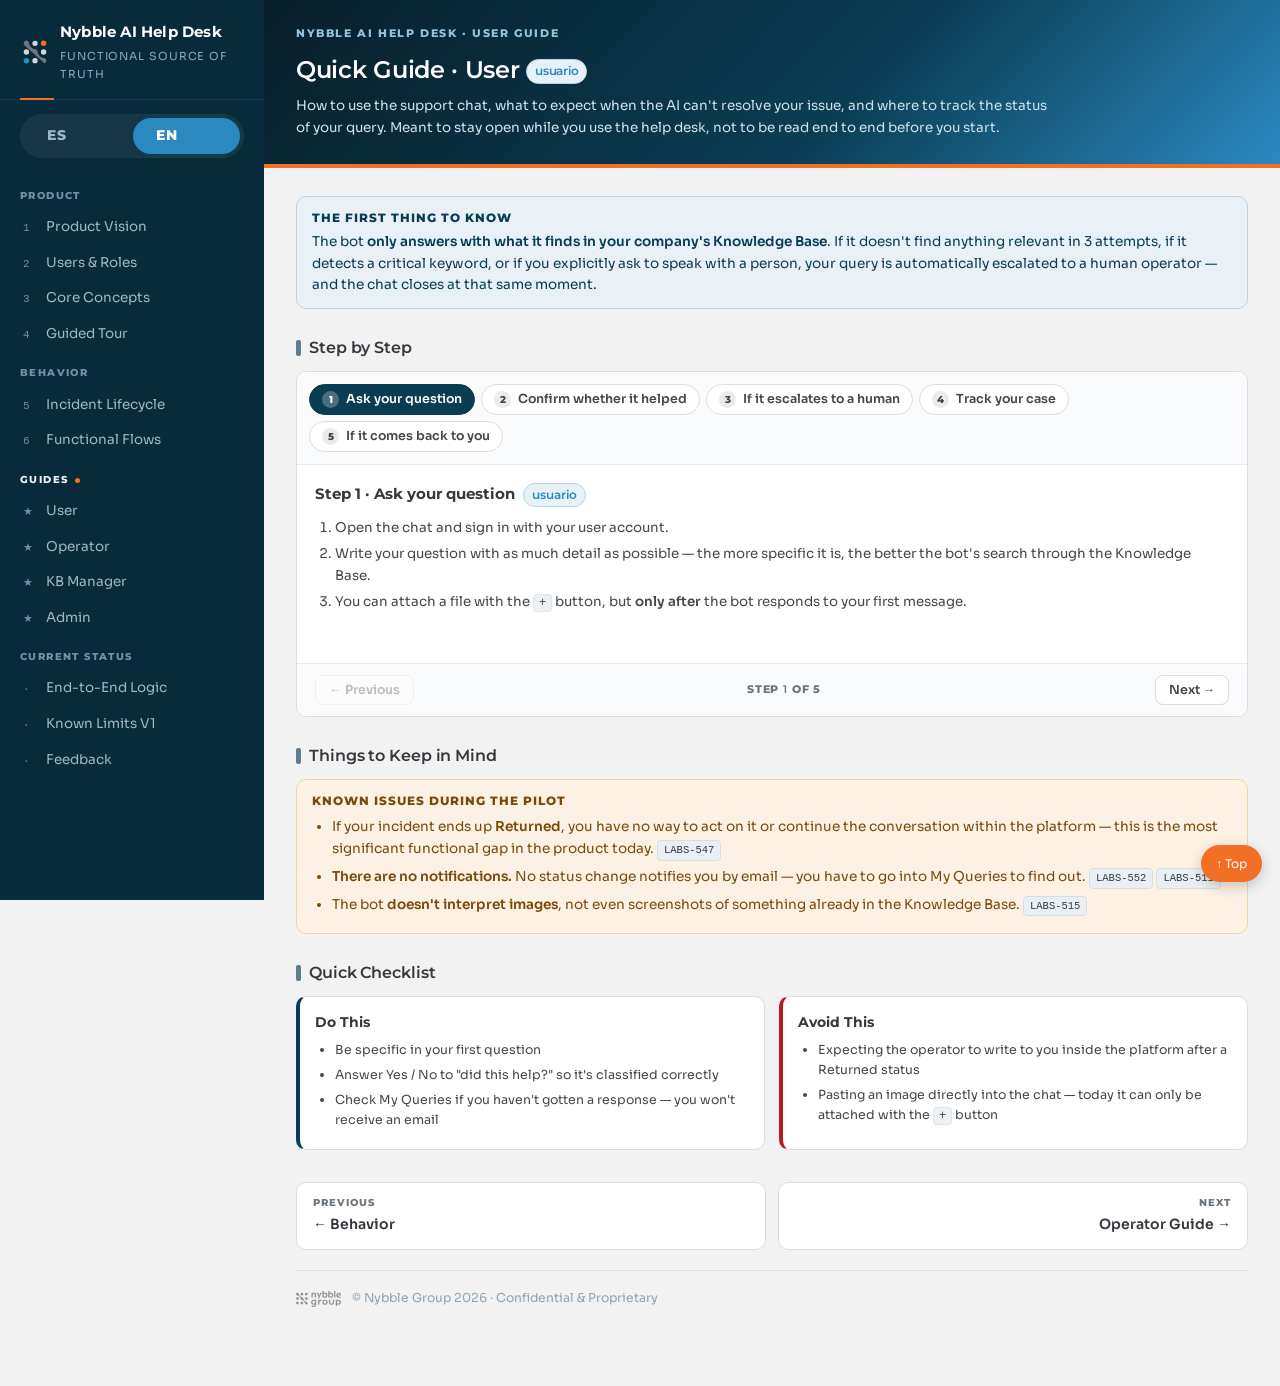
<file: en/guia-usuario.html>
<!DOCTYPE html>
<html lang="en">
<head>
<meta charset="utf-8">
<meta name="viewport" content="width=device-width, initial-scale=1">
<title>Nybble AI Help Desk · User Guide</title>
<link rel="preconnect" href="https://fonts.googleapis.com">
<link rel="preconnect" href="https://fonts.gstatic.com" crossorigin>
<link href="https://fonts.googleapis.com/css2?family=Montserrat:wght@500;600;700;800&family=Sora:wght@300;400;500;600;700&display=swap" rel="stylesheet">
<link rel="stylesheet" href="../assets/style.css">
</head>
<body>
<div class="shell">

<nav class="side">
  <div class="brand">
    <img class="brand-mark" src="../assets/nybble-mark.svg" alt="" width="30" height="30">
    <div class="brand-text">
      <b>Nybble AI Help Desk</b>
      <span>Functional Source of Truth</span>
    </div>
  </div>
  <div class="lang-toggle">
    <a href="../guia-usuario.html" data-lang-link>ES</a>
    <a href="#" class="is-current">EN</a>
  </div>
  <div class="grp">Product</div>
  <a href="index.html#overview"><i>1</i>Product Vision</a>
  <a href="index.html#roles"><i>2</i>Users & Roles</a>
  <a href="index.html#concepts"><i>3</i>Core Concepts</a>
  <a href="index.html#access"><i>4</i>Guided Tour</a>
  <div class="grp">Behavior</div>
  <a href="comportamiento.html#lifecycle"><i>5</i>Incident Lifecycle</a>
  <a href="comportamiento.html#flows"><i>6</i>Functional Flows</a>
  <div class="grp is-here">Guides</div>
  <a href="guia-usuario.html"><i>★</i>User</a>
  <a href="guia-operador.html"><i>★</i>Operator</a>
  <a href="guia-kb-manager.html"><i>★</i>KB Manager</a>
  <a href="guia-admin.html"><i>★</i>Admin</a>
  <div class="grp">Current Status</div>
  <a href="estado-actual.html#e2e"><i>·</i>End-to-End Logic</a>
  <a href="estado-actual.html#limits"><i>·</i>Known Limits V1</a>
  <a href="estado-actual.html#feedback"><i>·</i>Feedback</a>
</nav>

<main>
<header class="pagehead">
  <div class="wrap">
    <div class="crumb"><a href="index.html">Nybble AI Help Desk</a> · User Guide</div>
    <h1>Quick Guide · User <span class="b b-usuario" style="vertical-align:middle">usuario</span></h1>
    <p>How to use the support chat, what to expect when the AI can't resolve your issue, and where to track the status of your query. Meant to stay open while you use the help desk, not to be read end to end before you start.</p>
  </div>
</header>

<div class="wrap">

<div class="callout c-info">
  <b>The first thing to know</b>
  The bot <b>only answers with what it finds in your company's Knowledge Base</b>. If it doesn't find anything relevant in 3 attempts, if it detects a critical keyword, or if you explicitly ask to speak with a person, your query is automatically escalated to a human operator — and the chat closes at that same moment.
</div>

<h3>Step by Step</h3>
<div class="steps" data-steps>
  <div class="steps-nav" role="tablist" aria-label="Steps for using the chat">
    <button class="steps-tab is-active" role="tab" aria-selected="true" data-step="1"><span class="steps-tab-n">1</span>Ask your question</button>
    <button class="steps-tab" role="tab" aria-selected="false" data-step="2"><span class="steps-tab-n">2</span>Confirm whether it helped</button>
    <button class="steps-tab" role="tab" aria-selected="false" data-step="3"><span class="steps-tab-n">3</span>If it escalates to a human</button>
    <button class="steps-tab" role="tab" aria-selected="false" data-step="4"><span class="steps-tab-n">4</span>Track your case</button>
    <button class="steps-tab" role="tab" aria-selected="false" data-step="5"><span class="steps-tab-n">5</span>If it comes back to you</button>
  </div>

  <div class="steps-body">
  <div class="steps-panel is-active" role="tabpanel" data-step-panel="1">
    <h5>Step 1 · Ask your question <span class="b b-usuario">usuario</span></h5>
    <ol>
      <li>Open the chat and sign in with your user account.</li>
      <li>Write your question with as much detail as possible — the more specific it is, the better the bot's search through the Knowledge Base.</li>
      <li>You can attach a file with the <code>+</code> button, but <b>only after</b> the bot responds to your first message.</li>
    </ol>
  </div>
  <div class="steps-panel" role="tabpanel" data-step-panel="2">
    <h5>Step 2 · Confirm whether it helped <span class="b b-usuario">usuario</span></h5>
    <ol>
      <li>After the bot's first response, a <b>red button</b> appears to end the conversation.</li>
      <li>When you close it, you'll be asked <b>"Did this answer help you?"</b> with Yes / No buttons.</li>
      <li>If you answer <b>Yes</b>, your query is marked <b>Resolved by AI</b> and requires no further action from you.</li>
      <li>If you don't answer, after <b>45 minutes</b> the system assumes it did help and closes the conversation anyway.</li>
    </ol>
  </div>
  <div class="steps-panel" role="tabpanel" data-step-panel="3">
    <h5>Step 3 · If the bot can't resolve it <span class="b b-usuario">usuario</span></h5>
    <ol>
      <li>You can <b>explicitly ask to speak with a human</b> at any point — it escalates immediately.</li>
      <li>If the bot fails 3 times searching the Knowledge Base, it escalates on its own.</li>
      <li>In either case, <b>the chat closes automatically</b> and it does <b>not</b> ask whether it was helpful — an escalation is already a closure in itself.</li>
      <li>Your query moves to <b>Pending</b> in an operator's queue.</li>
    </ol>
  </div>
  <div class="steps-panel" role="tabpanel" data-step-panel="4">
    <h5>Step 4 · Track your case in My Queries <span class="b b-usuario">usuario</span></h5>
    <ol>
      <li>Go to <b>My Queries</b> to see the status: <b>Pending</b>, <b>In Review</b>, <b>Resolved</b>, or <b>Resolved by AI</b>.</li>
      <li>There you'll see <b>only your own queries</b>, never those of other users.</li>
      <li>You can filter by status.</li>
    </ol>
  </div>
  <div class="steps-panel" role="tabpanel" data-step-panel="5">
    <h5>Step 5 · If an operator returns it to you <span class="b b-usuario">usuario</span></h5>
    <ul>
      <li>The operator can mark your incident as <b>Returned</b> when they need something from you to continue (a piece of information, an additional step).</li>
      <li><b>Today there's no way to respond from the platform</b> to a Returned incident — the operator will reach out to you via Slack or email, outside the help desk.</li>
      <li>Once you respond through that channel, the operator changes the status manually.</li>
    </ul>
  </div>
  </div>

  <div class="steps-footer">
    <button class="steps-prev" disabled>← Previous</button>
    <span class="steps-progress">Step <b data-step-current>1</b> of 5</span>
    <button class="steps-next">Next →</button>
  </div>
</div>

<h3>Things to Keep in Mind</h3>
<div class="callout c-warn">
  <b>Known Issues During the Pilot</b>
  <ul style="margin:6px 0 0">
    <li>If your incident ends up <b>Returned</b>, you have no way to act on it or continue the conversation within the platform — this is the most significant functional gap in the product today. <a class="tag" href="https://nybblegroup.atlassian.net/browse/LABS-547" target="_blank">LABS-547</a></li>
    <li><b>There are no notifications.</b> No status change notifies you by email — you have to go into My Queries to find out. <a class="tag" href="https://nybblegroup.atlassian.net/browse/LABS-552" target="_blank">LABS-552</a> <a class="tag" href="https://nybblegroup.atlassian.net/browse/LABS-511" target="_blank">LABS-511</a></li>
    <li>The bot <b>doesn't interpret images</b>, not even screenshots of something already in the Knowledge Base. <a class="tag" href="https://nybblegroup.atlassian.net/browse/LABS-515" target="_blank">LABS-515</a></li>
  </ul>
</div>

<h3>Quick Checklist</h3>
<div class="grid g2">
  <div class="card acc">
    <h5>Do This</h5>
    <ul class="mini" style="margin-bottom:0">
      <li>Be specific in your first question</li>
      <li>Answer Yes / No to "did this help?" so it's classified correctly</li>
      <li>Check My Queries if you haven't gotten a response — you won't receive an email</li>
    </ul>
  </div>
  <div class="card" style="border-left:4px solid var(--bad)">
    <h5>Avoid This</h5>
    <ul class="mini" style="margin-bottom:0">
      <li>Expecting the operator to write to you inside the platform after a Returned status</li>
      <li>Pasting an image directly into the chat — today it can only be attached with the <code>+</code> button</li>
    </ul>
  </div>
</div>

<div class="pager">
  <a class="prev" href="comportamiento.html#flows"><span class="d">Previous</span><span class="t">← Behavior</span></a>
  <a class="next" href="guia-operador.html"><span class="d">Next</span><span class="t">Operator Guide →</span></a>
</div>

<footer>
  <img src="../assets/nybble-wordmark.svg" alt="Nybble Group" height="16" style="opacity:.55;vertical-align:middle;margin-right:8px">
  <span style="color:#8FA3B1">© Nybble Group 2026 · Confidential &amp; Proprietary</span>
</footer>

</div><!-- /wrap -->
</main>
</div><!-- /shell -->
<a class="toplink" href="#">↑ Top</a>
<script src="../assets/steps.js"></script>
<script src="../assets/lang.js"></script>
</body>
</html>
</file>
<file: assets/style.css>
:root{
  /* ---- Nybble Group brand tokens (Nybble Brandbook 2026) ---- */
  --brand-navy:#0A3D54; --brand-blue:#2B89C1; --brand-orange:#F36F25;
  --brand-gray:#6E767D; --brand-midgray:#C2C0C0; --brand-darkgray:#43484D;
  --brand-off:#F2F2F2;
  --bg:#F2F2F2; --card:#ffffff; --ink:#33383D; --ink2:#43484D; --ink3:#6E767D;
  --line:#DEDCDC; --line2:#EAE8E8;
  --nav:#082B3B; --nav2:#0F4A63; --navink:#9FB7C4;
  --c-product:#0A3D54; --c-roles:#2B89C1; --c-access:#F36F25;
  --c-concepts:#0A3D54; --c-lifecycle:#F36F25; --c-flows:#2B89C1;
  --c-rules:#43484D; --c-kpi:#0A3D54; --c-e2e:#2B89C1;
  --ok:#157F4B; --okbg:#E6F4EC; --warn:#C2610A; --warnbg:#FDF1E4;
  --tbd:#6E767D; --tbdbg:#EDEDED; --bad:#B91C1C; --badbg:#FDEBEB;
  --mono:ui-monospace,SFMono-Regular,"SF Mono",Menlo,Consolas,monospace;
  --sans:"Sora","Inter",-apple-system,BlinkMacSystemFont,"Segoe UI",Helvetica,Arial,sans-serif;
  --head:"Montserrat","Poppins","Sora",-apple-system,"Segoe UI",Helvetica,Arial,sans-serif;
}
*{box-sizing:border-box}
html{scroll-behavior:smooth}
body{margin:0;background:var(--bg);color:var(--ink);font-family:var(--sans);font-size:14.6px;font-weight:400;line-height:1.6;-webkit-font-smoothing:antialiased}
h1,h2,h3,h4,h5,.shead h2,summary,th,.stat .v,.card h5,.flowcard>.fh h5{font-family:var(--head)}
strong,b{font-weight:600}
a{color:inherit}

/* ---------- LAYOUT ---------- */
.shell{display:grid;grid-template-columns:264px minmax(0,1fr);min-height:100vh}
nav.side{background:var(--nav);color:var(--navink);position:sticky;top:0;height:100vh;overflow-y:auto;padding:20px 0 40px}
nav.side .brand{display:flex;align-items:center;gap:10px;padding:0 20px 16px;border-bottom:1px solid #163C4F;margin-bottom:14px;position:relative}
nav.side .brand::after{content:"";position:absolute;left:20px;bottom:-1px;width:34px;height:2px;background:var(--brand-orange)}
nav.side .brand-mark{flex:none;width:30px;height:30px}
nav.side .brand-text{min-width:0}
nav.side .brand b{display:block;color:#fff;font-family:var(--head);font-weight:700;font-size:15px;letter-spacing:.2px}
nav.side .brand span{display:block;font-size:11px;color:#82ABBD;text-transform:uppercase;letter-spacing:.9px;margin-top:4px}
nav.side .grp{font-family:var(--head);font-weight:800;font-size:9.5px;text-transform:uppercase;letter-spacing:1.4px;color:#6E93A6;padding:14px 20px 6px}
nav.side a{display:flex;gap:9px;align-items:baseline;padding:7px 20px;font-size:13.5px;text-decoration:none;color:var(--navink);border-left:3px solid transparent}
nav.side a:hover{background:var(--nav2);color:#fff;border-left-color:var(--brand-orange)}
nav.side a i{font-style:normal;font-family:var(--mono);font-size:11px;color:#6E93A6;min-width:14px}
main{min-width:0;padding:0 0 80px}
.wrap{max-width:1240px;margin:0 auto;padding:0 32px}

/* ---------- LANGUAGE TOGGLE ---------- */
.lang-toggle{display:flex;align-items:center;gap:2px;margin:0 20px 16px;padding:3px;background:rgba(255,255,255,.06);border:1px solid #163C4F;border-radius:999px}
.lang-toggle a{flex:1;text-align:center;padding:5px 0;border-radius:999px;font-family:var(--head);font-size:11px;font-weight:800;letter-spacing:.6px;text-decoration:none;color:#82ABBD}
.lang-toggle a.is-current{background:var(--brand-blue);color:#fff}
.lang-toggle a:not(.is-current):hover{color:#fff}

/* ---------- HERO ---------- */
header.hero{background:linear-gradient(135deg,#071E29 0%,#0A3D54 55%,#2B89C1 100%);color:#fff;padding:46px 0 40px;margin-bottom:28px;border-bottom:4px solid var(--brand-orange)}
header.hero h1{margin:0 0 8px;font-size:34px;font-weight:600;letter-spacing:-.4px;line-height:1.15}
header.hero .sub{color:#CFE3EC;font-size:15px;max-width:820px}
header.hero .kicker{font-family:var(--head);font-weight:800;font-size:10.5px;letter-spacing:2px;text-transform:uppercase;color:#8FC2DC;margin-bottom:12px}
.metabar{display:flex;flex-wrap:wrap;gap:8px;margin-top:20px}
.metabar span{background:rgba(255,255,255,.09);border:1px solid rgba(255,255,255,.16);border-radius:999px;padding:4px 11px;font-size:11.5px;color:#DCE6EC}
.metabar span b{color:#fff;font-weight:600}

/* ---------- SECTIONS ---------- */
section{scroll-margin-top:16px;margin-bottom:44px}
.shead{display:flex;align-items:flex-start;gap:14px;padding:16px 18px;border-radius:12px 12px 0 0;background:var(--card);border:1px solid var(--line);border-bottom:none;position:relative;overflow:hidden}
.shead::before{content:"";position:absolute;left:0;top:0;bottom:0;width:6px;background:var(--accent,#0A3D54)}
.shead .num{font-family:var(--head);font-size:11.5px;font-weight:800;letter-spacing:.5px;color:var(--accent);background:color-mix(in srgb,var(--accent) 10%,#fff);border:1px solid color-mix(in srgb,var(--accent) 25%,#fff);border-radius:6px;padding:3px 8px;margin-left:6px}
.shead h2{margin:0;font-size:20.5px;font-weight:600;letter-spacing:-.25px}
.shead p{margin:4px 0 0;color:var(--ink2);font-size:13.5px}
.sbody{background:var(--card);border:1px solid var(--line);border-radius:0 0 12px 12px;padding:20px 18px 22px}

h3{font-size:16px;font-weight:600;margin:26px 0 10px;letter-spacing:-.1px;display:flex;align-items:center;gap:8px}
h3:first-child{margin-top:2px}
h3::before{content:"";width:5px;height:16px;border-radius:2px;background:var(--accent,#0A3D54);opacity:.65}
h4{font-size:11.5px;font-weight:800;margin:18px 0 8px;text-transform:uppercase;letter-spacing:1px;color:var(--ink3)}
p{margin:0 0 11px}
ul,ol{margin:0 0 11px;padding-left:20px}
li{margin-bottom:5px}
.lead{font-size:15.5px;color:var(--ink2)}

/* ---------- GRIDS & CARDS ---------- */
.grid{display:grid;gap:14px}
.g2{grid-template-columns:repeat(auto-fit,minmax(300px,1fr))}
.g3{grid-template-columns:repeat(auto-fit,minmax(240px,1fr))}
.g4{grid-template-columns:repeat(auto-fit,minmax(190px,1fr))}
.card{background:#fff;border:1px solid var(--line);border-radius:10px;padding:14px 15px}
.card.tint{background:#FAFBFC}
.card h5{margin:0 0 7px;font-size:14px;display:flex;align-items:center;justify-content:space-between;gap:8px}
.card p:last-child,.card ul:last-child{margin-bottom:0}
.card .mini{font-size:12.5px;color:var(--ink2)}
.card.acc{border-left:4px solid var(--accent,#0A3D54)}
.stat{background:#fff;border:1px solid var(--line);border-radius:10px;padding:13px 14px}
.stat .v{font-size:22px;font-weight:700;letter-spacing:-.5px;line-height:1.15}
.stat .k{font-family:var(--head);font-weight:700;font-size:10.5px;text-transform:uppercase;letter-spacing:.9px;color:var(--ink3);margin-top:3px}
.stat .n{font-size:12px;color:var(--ink2);margin-top:6px}

/* ---------- BADGES ---------- */
.b{display:inline-flex;align-items:center;gap:5px;font-size:11.5px;font-weight:600;padding:2px 8px;border-radius:999px;border:1px solid;white-space:nowrap;line-height:1.6}
.b-usuario{color:#2B89C1;background:#E7F1F8;border-color:#B5D3E6}
.b-agente{color:#C2610A;background:#FDF1E4;border-color:#F3D3AC}
.b-kb{color:#0F766E;background:#E4F3F1;border-color:#ADDCD5}
.b-admin{color:#6D28D9;background:#F1EBFD;border-color:#D6C7F7}
.b-bot{color:#157F4B;background:#E6F4EC;border-color:#B4DCC4}
.b-sys{color:#2E3946;background:#EAEFF3;border-color:#CFD9E0}

.st{display:inline-flex;align-items:center;gap:6px;font-size:11.5px;font-weight:600;padding:2px 9px;border-radius:6px;border:1px solid;white-space:nowrap;font-family:var(--sans)}
.st::before{content:"";width:7px;height:7px;border-radius:50%;background:currentColor}
.st-pend{color:#C2610A;background:#FDF1E4;border-color:#F3D3AC}
.st-rev{color:#2B89C1;background:#E7F1F8;border-color:#B5D3E6}
.st-ret{color:#6D28D9;background:#F1EBFD;border-color:#D6C7F7}
.st-res{color:#157F4B;background:#E6F4EC;border-color:#B4DCC4}
.st-ia{color:#0E7490;background:#E4F4F8;border-color:#AEDFEA}
.st-rec{color:#b91c1c;background:#FDEBEB;border-color:#f6c8c8}
.st-jira{color:#0A3D54;background:#E7EEF4;border-color:#BCCEDC}
.st-off{color:#6E8494;background:#EDF1F4;border-color:#CFD9E0;text-decoration:line-through}

.tag{display:inline-block;font-family:var(--mono);font-size:10.5px;padding:1px 6px;border-radius:4px;background:#EAEFF3;color:#2E3946;border:1px solid #D5DEE5;text-decoration:none;white-space:nowrap}
a.tag:hover{background:#CBD7E0;color:#0A3D54}
.ev{display:inline-flex;gap:4px;flex-wrap:wrap;margin-left:2px}

.mark{display:inline-flex;align-items:center;gap:5px;font-family:var(--head);font-size:9.5px;font-weight:800;text-transform:uppercase;letter-spacing:.8px;padding:2.5px 7px;border-radius:5px;border:1px solid}
.m-doc{color:var(--ok);background:var(--okbg);border-color:#B4DCC4}
.m-inf{color:var(--warn);background:var(--warnbg);border-color:#F3D3AC}
.m-tbd{color:var(--tbd);background:var(--tbdbg);border-color:#CFD9E0}
.m-amb{color:var(--bad);background:var(--badbg);border-color:#f6c8c8}
.m-imp{color:#157F4B;background:#E6F4EC;border-color:#B4DCC4}
.m-draft{color:#6E8494;background:#EDF1F4;border-color:#CFD9E0}
.m-open{color:#C2610A;background:#FDF1E4;border-color:#F3D3AC}
.m-nogo{color:#b91c1c;background:#FDEBEB;border-color:#f6c8c8}

/* ---------- TABLES ---------- */
.tw{overflow-x:auto;border:1px solid var(--line);border-radius:10px;background:#fff;margin-bottom:14px}
table{width:100%;border-collapse:collapse;font-size:13.3px}
th{text-align:left;background:#F7FAFB;color:var(--brand-navy);font-size:10px;text-transform:uppercase;letter-spacing:1.1px;padding:9px 12px;border-bottom:1px solid var(--line);white-space:nowrap;font-weight:800}
td{padding:10px 12px;border-bottom:1px solid var(--line2);vertical-align:top}
tr:last-child td{border-bottom:none}
tbody tr:hover{background:#FAFCFD}
td code,p code,li code{font-family:var(--mono);font-size:12px;background:#EDF1F4;padding:1px 5px;border-radius:4px;border:1px solid #DFE6EB}
td.nw{white-space:nowrap}

/* ---------- QUOTES / CALLOUTS ---------- */
blockquote{margin:0 0 12px;padding:10px 14px;background:#FAFBFC;border-left:3px solid #C3D0D9;border-radius:0 8px 8px 0;font-size:13.4px;color:#2E3946}
blockquote em{color:var(--ink3);font-style:normal;font-size:12px;display:block;margin-top:6px}
.callout{border-radius:10px;padding:12px 15px;margin:0 0 14px;font-size:13.6px;border:1px solid}
.callout>b:first-of-type{display:block;margin-bottom:3px;font-family:var(--head);font-weight:800;font-size:11.5px;text-transform:uppercase;letter-spacing:1px}
.c-warn{background:var(--warnbg);border-color:#EDD3AA;color:#7A4A0B}
.c-bad{background:var(--badbg);border-color:#f2bebe;color:#B91C1C}
.c-ok{background:var(--okbg);border-color:#AEDCC2;color:#0E6B45}
.c-info{background:#E9F1F7;border-color:#BDD4E4;color:#0A3D54}
.c-neutral{background:#F4F7F9;border-color:#D5DEE5;color:#2E3946}

/* ---------- STEPS (interactive stepper/tabs) ---------- */
.steps{background:#fff;border:1px solid var(--line);border-radius:10px;overflow:hidden;margin-bottom:14px}
.steps-nav{display:flex;flex-wrap:wrap;gap:6px;padding:12px;background:#FAFBFC;border-bottom:1px solid var(--line2)}
.steps-tab{display:inline-flex;align-items:center;gap:7px;padding:6px 12px;border-radius:999px;border:1px solid var(--line);background:#fff;font-family:var(--sans);font-size:12.5px;font-weight:600;color:var(--ink2);cursor:pointer;transition:background .15s,color .15s,border-color .15s}
.steps-tab:hover{border-color:var(--accent,#0A3D54);color:var(--ink)}
.steps-tab.is-active{background:var(--accent,#0A3D54);border-color:var(--accent,#0A3D54);color:#fff}
.steps-tab-n{display:inline-flex;align-items:center;justify-content:center;width:17px;height:17px;border-radius:50%;background:rgba(0,0,0,.08);font-size:10px;font-family:var(--head);font-weight:800;flex:none}
.steps-tab.is-active .steps-tab-n{background:rgba(255,255,255,.25)}
.steps-body{display:grid}
.steps-panel{grid-area:1/1;padding:18px;visibility:hidden;opacity:0;pointer-events:none;transition:opacity .15s}
.steps-panel.is-active{visibility:visible;opacity:1;pointer-events:auto}
.steps-panel h5{margin:0 0 10px;font-size:14.5px;display:flex;align-items:center;gap:8px}
.steps-panel ol,.steps-panel ul{font-size:13.4px;color:var(--ink2)}
.steps-footer{display:flex;align-items:center;justify-content:space-between;padding:11px 18px;border-top:1px solid var(--line2);background:#FAFBFC}
.steps-footer button{font-family:var(--sans);font-size:12.5px;font-weight:600;padding:6px 13px;border-radius:8px;border:1px solid var(--line);background:#fff;color:var(--ink2);cursor:pointer;transition:.15s}
.steps-footer button:hover:not(:disabled){border-color:var(--accent,#0A3D54);color:var(--accent,#0A3D54)}
.steps-footer button:disabled{opacity:.35;cursor:default}
.steps-progress{font-size:11px;color:var(--ink3);font-family:var(--head);font-weight:800;text-transform:uppercase;letter-spacing:.8px}

/* ---------- DETAILS ---------- */
details{background:#fff;border:1px solid var(--line);border-radius:10px;margin-bottom:10px;overflow:hidden}
details[open]{box-shadow:0 1px 3px rgba(16,24,40,.05)}
summary{cursor:pointer;padding:11px 14px;font-size:13.8px;font-weight:600;display:flex;align-items:center;gap:9px;list-style:none;background:#FBFCFD}
summary::-webkit-details-marker{display:none}
summary::before{content:"▸";color:var(--ink3);font-size:11px;transition:transform .15s}
details[open] summary::before{transform:rotate(90deg)}
summary:hover{background:#F4F7F9}
.dbody{padding:4px 14px 14px;border-top:1px solid var(--line2)}
.dbody>*:first-child{margin-top:12px}

/* ---------- FLOW CHAIN ---------- */
.chain{display:flex;flex-wrap:wrap;align-items:stretch;gap:0;margin:0 0 12px}
.chain .n{background:#fff;border:1px solid var(--line);border-radius:8px;padding:8px 12px;font-size:12.5px;min-width:88px}
.chain .n b{display:block;font-family:var(--head);font-size:9px;font-weight:800;text-transform:uppercase;letter-spacing:.9px;color:var(--ink3);margin-bottom:2px}
.chain .a{display:flex;align-items:center;color:var(--ink3);padding:0 7px;font-size:13px}
.flowcard{background:#fff;border:1px solid var(--line);border-radius:10px;padding:0;overflow:hidden;margin-bottom:12px}
.flowcard>.fh{padding:11px 14px;background:#FAFBFC;border-bottom:1px solid var(--line2)}
.flowcard>.fh .fh-row{display:flex;align-items:center;justify-content:space-between;gap:10px;flex-wrap:wrap;flex:1;min-width:0}
.flowcard>.fh h5{margin:0;font-size:14.2px}
.flowcard>.fb{padding:13px 14px}
.frow{display:grid;grid-template-columns:88px minmax(0,1fr);gap:10px;padding:7px 0;border-top:1px dashed var(--line2)}
.frow:first-child{border-top:none;padding-top:0}
.frow>.lab{font-family:var(--head);font-size:9.5px;text-transform:uppercase;letter-spacing:1px;color:var(--ink3);font-weight:800;padding-top:3px}
.frow ol,.frow ul{margin:0;padding-left:18px;font-size:13.4px}
.frow p{margin:0;font-size:13.4px}

/* ---------- DIAGRAMS ---------- */
.diagbox{background:#fff;border:1px solid var(--line);border-radius:10px;padding:8px;overflow-x:auto;margin-bottom:12px}
.diagbox svg{display:block;min-width:900px;width:100%;height:auto}
.legend{display:flex;flex-wrap:wrap;gap:10px;font-size:12px;color:var(--ink2);margin-bottom:14px}
.legend i{font-style:normal;display:inline-flex;align-items:center;gap:5px}
.legend .sw{width:22px;height:0;border-top:2px solid #2E3946;display:inline-block}
.legend .sw.d{border-top-style:dashed}

/* ---------- KEY/VALUE ---------- */
.kv{display:grid;grid-template-columns:auto minmax(0,1fr);gap:5px 12px;font-size:13.3px;margin:0}
.kv dt{font-family:var(--head);font-weight:800;color:var(--ink3);font-size:10px;text-transform:uppercase;letter-spacing:.9px;padding-top:4px;white-space:nowrap}
.kv dd{margin:0}
.cred{font-family:var(--mono);font-size:12.5px;background:#082B3B;color:#DDE6EC;padding:2px 7px;border-radius:5px;display:inline-block}
.url{font-family:var(--mono);font-size:12.5px;word-break:break-all}

/* ---------- FEEDBACK FORM ---------- */
#feedback-form textarea{width:100%;min-height:160px;padding:12px 14px;border:1px solid var(--line);border-radius:10px;font-family:var(--sans);font-size:13.8px;line-height:1.5;color:var(--ink);resize:vertical;box-sizing:border-box;background:#fff}
#feedback-form textarea:focus{outline:none;border-color:var(--accent,#2B89C1)}
#feedback-form textarea::placeholder{color:var(--ink3)}
.feedback-meta{display:flex;justify-content:flex-end;margin-top:6px;font-size:11px;color:var(--ink3);font-family:var(--head);font-weight:700;letter-spacing:.5px}
#feedback-submit{margin-top:12px;background:var(--brand-orange);color:#fff;border:none;border-radius:8px;padding:10px 20px;font-family:var(--sans);font-size:13.5px;font-weight:600;cursor:pointer;transition:opacity .15s}
#feedback-submit:hover:not(:disabled){opacity:.88}
#feedback-submit:disabled{opacity:.5;cursor:default}
#feedback-status{margin:10px 0 0;min-height:1.4em}
#feedback-status.ok{color:var(--ok)}
#feedback-status.err{color:var(--bad)}

/* ---------- MULTI-PAGE NAV ---------- */
nav.side .grp.is-here{color:#EAF1F6}
nav.side .grp.is-here::after{content:"";display:inline-block;width:5px;height:5px;border-radius:50%;background:var(--brand-orange);margin-left:7px;vertical-align:middle}
nav.side a.is-here{color:#fff;background:var(--nav2);border-left-color:var(--brand-orange)}

/* ---------- PAGE HEADER (sub-pages) ---------- */
header.pagehead{background:linear-gradient(135deg,#071E29 0%,#0A3D54 58%,#2B89C1 100%);color:#fff;padding:26px 0;margin-bottom:28px;border-bottom:4px solid var(--brand-orange)}
header.pagehead .crumb{font-family:var(--head);font-weight:800;font-size:10.5px;letter-spacing:1.6px;text-transform:uppercase;color:#8FC2DC;margin-bottom:8px}
header.pagehead .crumb a{color:#8FC2DC;text-decoration:none}
header.pagehead .crumb a:hover{color:#fff;text-decoration:underline}
header.pagehead h1{margin:0 0 6px;font-size:24px;font-weight:600;letter-spacing:-.3px}
header.pagehead p{margin:0;color:#CFE3EC;font-size:13.5px;max-width:760px}

/* ---------- PAGER (prev/next page) ---------- */
.pager{display:flex;align-items:stretch;justify-content:space-between;gap:12px;margin:32px 0 8px}
.pager a{flex:1;background:#fff;border:1px solid var(--line);border-radius:10px;padding:12px 16px;text-decoration:none;color:var(--ink);transition:border-color .15s,box-shadow .15s}
.pager a:hover{border-color:var(--accent,#0A3D54);box-shadow:0 2px 8px rgba(16,24,40,.06)}
.pager .d{font-family:var(--head);font-weight:800;font-size:9.5px;text-transform:uppercase;letter-spacing:1px;color:var(--ink3);display:block;margin-bottom:3px}
.pager .t{font-weight:600;font-size:14px}
.pager a.next{text-align:right}

footer{border-top:1px solid var(--line);margin-top:20px;padding-top:18px;color:var(--ink3);font-size:12.3px}
.toplink{position:fixed;right:18px;bottom:18px;background:var(--brand-orange);color:#fff;border-radius:999px;padding:9px 15px;font-size:12px;text-decoration:none;box-shadow:0 4px 14px rgba(0,0,0,.2)}
@media(max-width:960px){
  .shell{grid-template-columns:1fr}
  nav.side{position:static;height:auto;display:flex;flex-wrap:wrap;padding:14px 10px}
  nav.side .brand{width:100%;border:none;padding-bottom:8px;margin-bottom:6px}
  .lang-toggle{width:120px;margin:0 10px 10px}
  nav.side .grp{display:none}
  nav.side a{border:1px solid #163C4F;border-radius:999px;margin:3px;padding:5px 11px;font-size:12px}
  .wrap{padding:0 16px}
}
@media print{
  nav.side,.toplink{display:none}
  body{background:#fff}
  details{break-inside:avoid}
  details:not([open])>.dbody{display:block}
}
</file>
